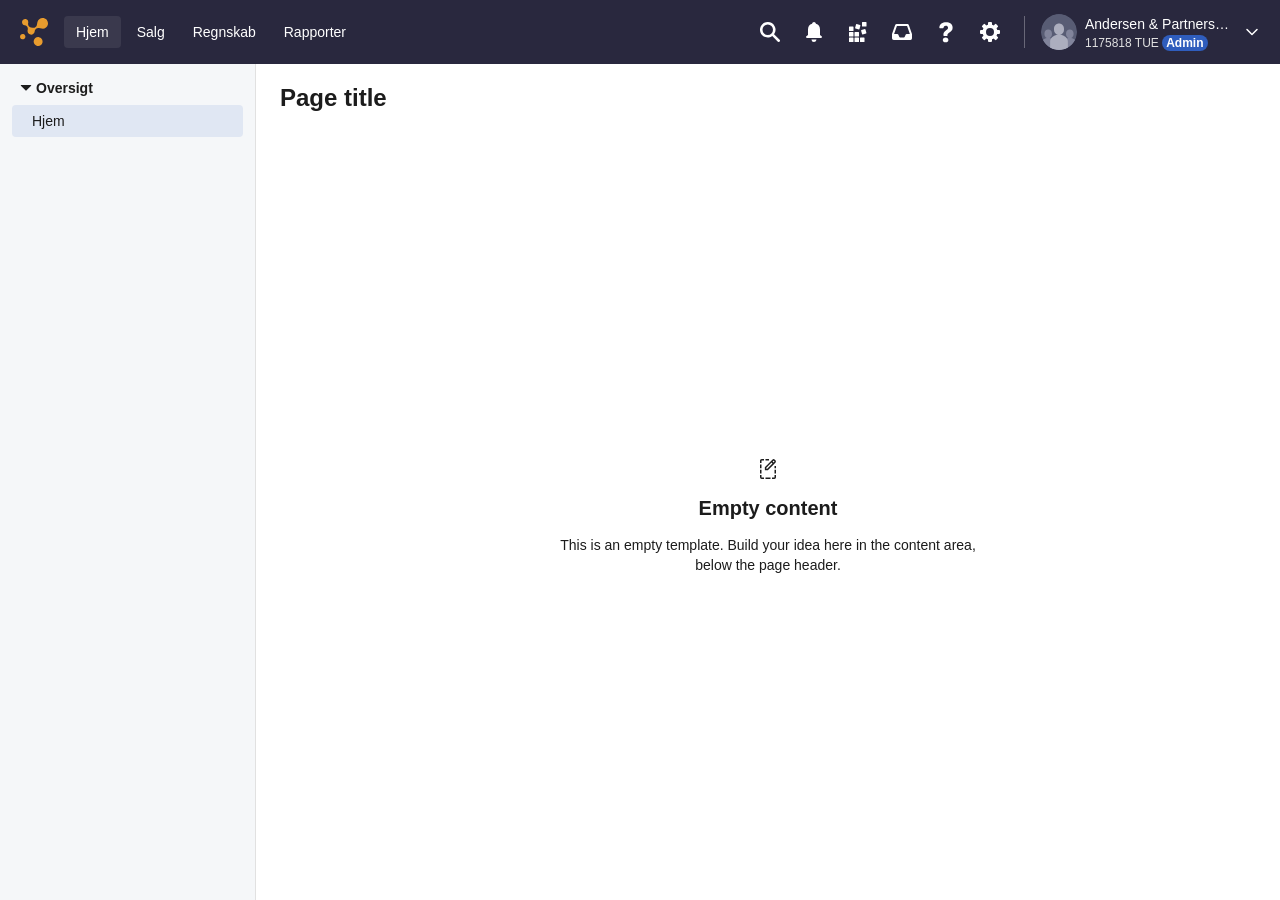
<file: test-3/index.html>
<!doctype html>
<html lang="da">
  <head>
    <meta charset="UTF-8" />
    <meta name="viewport" content="width=device-width, initial-scale=1.0" />
    <title>Prototype</title>
    <script type="module" crossorigin src="./assets/index-ak-rlBEd.js"></script>
    <link rel="stylesheet" crossorigin href="./assets/index-9smOGo66.css">
  </head>
  <body>
    <div id="root"></div>
  </body>
</html>
</file>
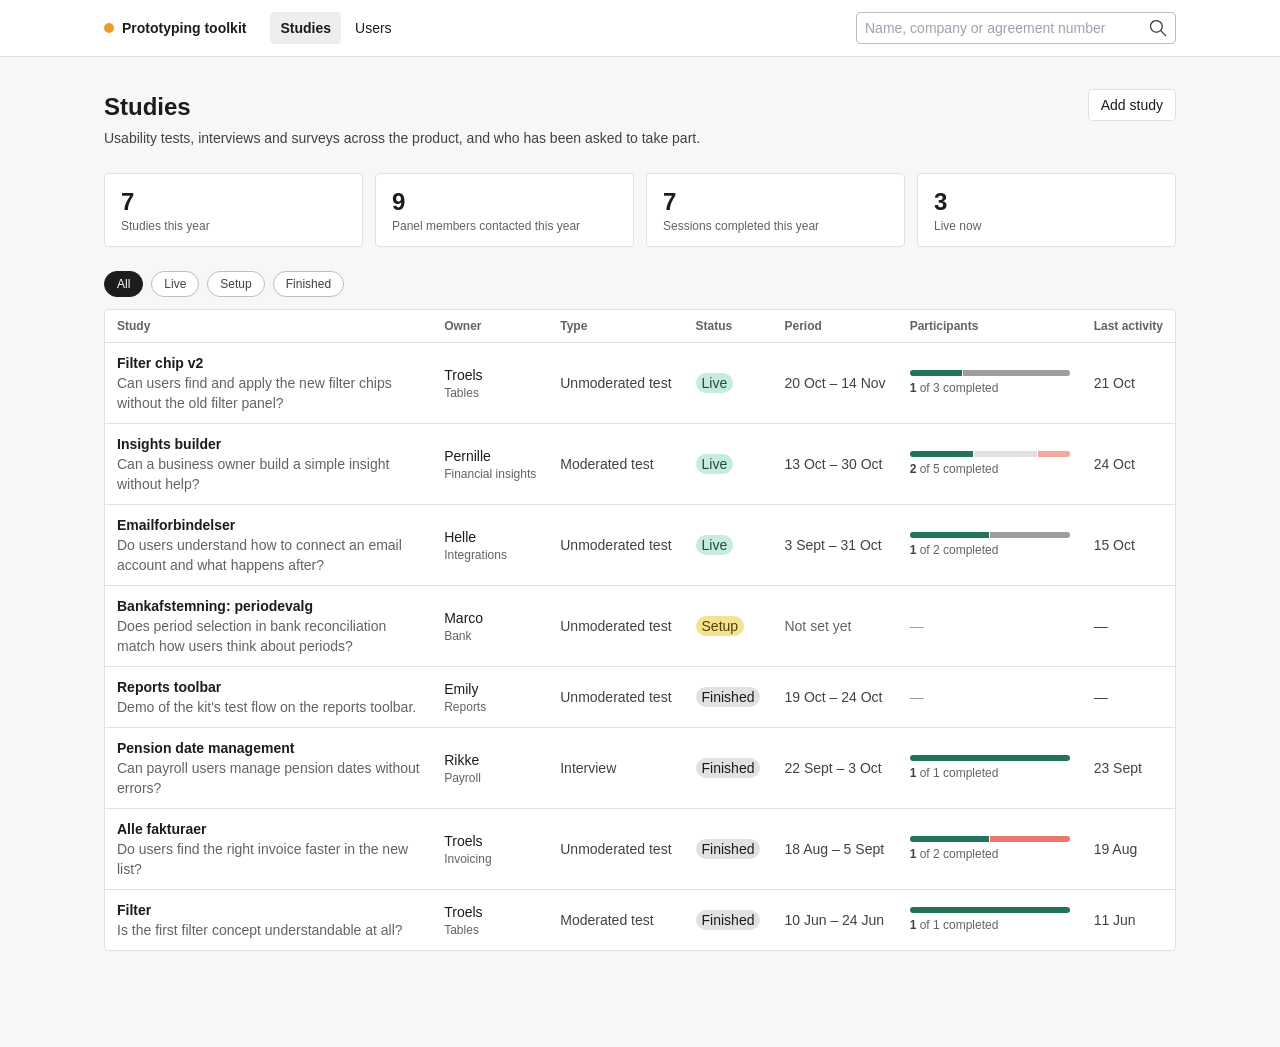
<file: test-overview/index.html>
<!doctype html>
<html lang="en">
  <head>
    <meta charset="UTF-8" />
    <meta name="viewport" content="width=device-width, initial-scale=1.0" />
    <meta name="robots" content="noindex" />
    <title>Test overview</title>
    <script type="module" crossorigin src="./assets/index-DIYTdc5B.js"></script>
    <link rel="stylesheet" crossorigin href="./assets/index-DXOLMbip.css">
  </head>
  <body>
    <div id="root"></div>
  </body>
</html>
</file>
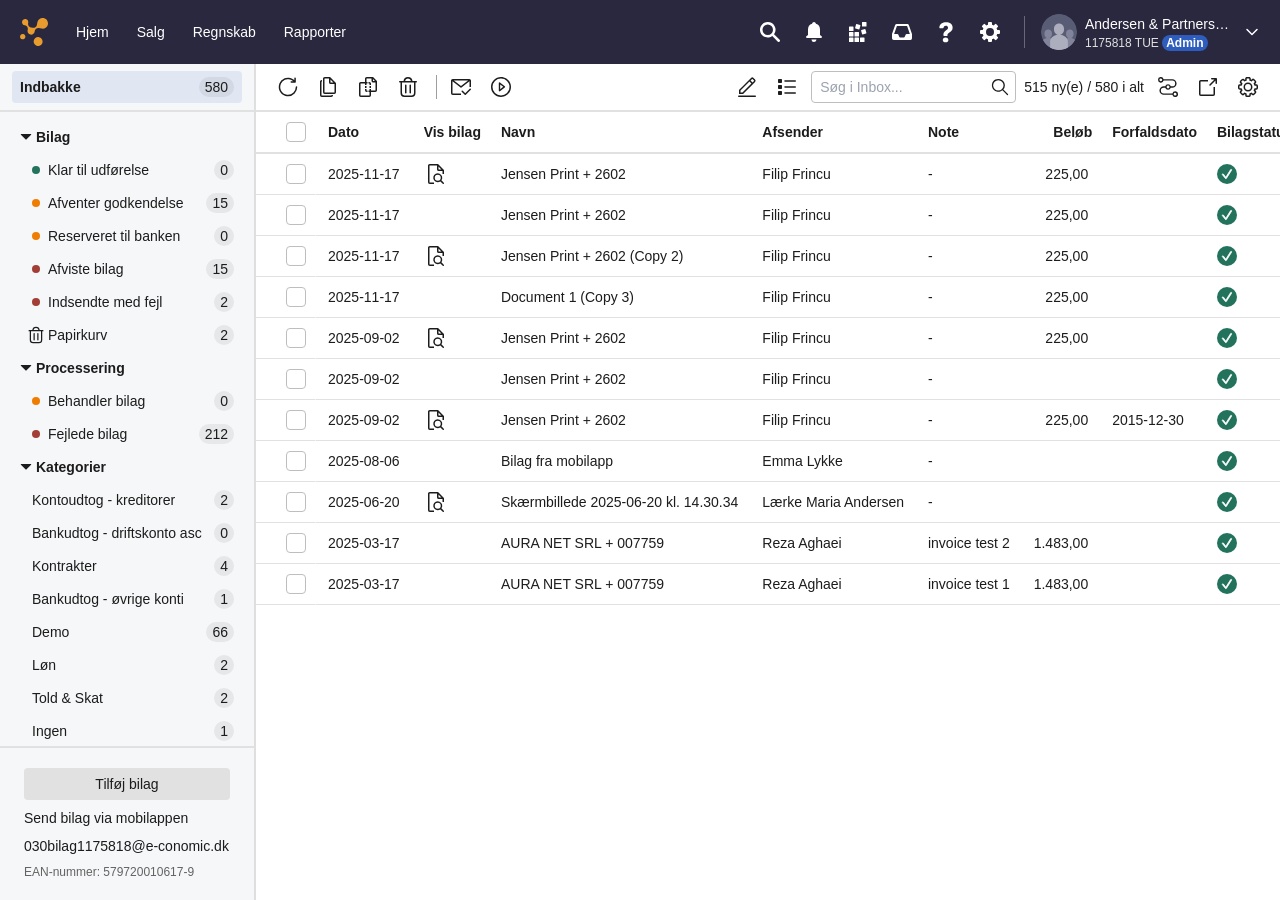
<file: inbox/the-inbox/index.html>
<!doctype html>
<html lang="da">
  <head>
    <meta charset="UTF-8" />
    <meta name="viewport" content="width=device-width, initial-scale=1.0" />
    <title>Prototype</title>
    <script type="module" crossorigin src="./assets/index-BQBZuTd3.js"></script>
    <link rel="stylesheet" crossorigin href="./assets/index-D5OtHG1Z.css">
  </head>
  <body>
    <div id="root"></div>
  </body>
</html>
</file>
<file: test-3/assets/index-9smOGo66.css>
:root{--taco-blue-50: #e8effc;--taco-blue-100: #d7e2f6;--taco-blue-200: #a6beec;--taco-blue-300: #7c9ee0;--taco-blue-500: #2f5dbd;--taco-blue-700: #1e3e81;--taco-blue-900: #1a2c51;--taco-gray-50: #eeeeee;--taco-gray-100: #e1e1e1;--taco-gray-200: #bebebe;--taco-gray-300: #9e9e9e;--taco-gray-500: #636363;--taco-gray-700: #424242;--taco-gray-900: #2e2e2e;--taco-red-50: #fceae7;--taco-red-100: #fed7d1;--taco-red-200: #f2a89e;--taco-red-300: #e8796c;--taco-red-500: #a23e35;--taco-red-700: #682e28;--taco-red-900: #3c2825;--taco-yellow-50: #fdefba;--taco-yellow-100: #f6e191;--taco-yellow-200: #ddbc28;--taco-yellow-300: #ba9c14;--taco-yellow-500: #756208;--taco-yellow-700: #4f4100;--taco-yellow-900: #362d07;--taco-green-50: #d9f7eb;--taco-green-100: #c5ecdd;--taco-green-200: #90cdb7;--taco-green-300: #79ab99;--taco-green-500: #23735c;--taco-green-700: #234b3e;--taco-green-900: #17342a;--taco-pink-50: #fbe9ee;--taco-pink-100: #fdd5e0;--taco-pink-200: #e3acbc;--taco-pink-300: #d2849c;--taco-pink-500: #9c3e60;--taco-pink-700: #642e41;--taco-pink-900: #42232d;--taco-purple-50: #efecff;--taco-purple-100: #e2dcff;--taco-purple-200: #c0b6e7;--taco-purple-300: #a193d4;--taco-purple-500: #6951a5;--taco-purple-700: #473279;--taco-purple-900: #30254f;--taco-neutral-white: #ffffff;--taco-neutral-black: #1c1c1c;--taco-brand-morning: #fff5e5;--taco-brand-noon: #f5f7f9;--taco-brand-sunset: #e89c2e;--taco-brand-midnight: #29283e;--taco-spacing-12: 48px;--taco-spacing-8: 32px;--taco-spacing-6: 24px;--taco-spacing-4: 16px;--taco-spacing-3: 12px;--taco-spacing-2: 8px;--taco-spacing-1: 4px;--taco-spacing-0: 0px;--taco-leading-sm: 1.4285;--taco-leading-md: 1.5;--taco-weight-bold: 700;--taco-weight-regular: 400;--taco-text-sm: .75rem;--taco-text-md: .875rem;--taco-text-lg: 1rem;--taco-heading-sm: 1.25rem;--taco-heading-md: 1.5rem;--taco-heading-lg: 1.75rem;--taco-radius-full: 99999px;--taco-radius-12: 12px;--taco-radius-8: 8px;--taco-radius-4: 4px;--taco-radius-2: 2px;--taco-radius-0: 0px;--taco-border-width-2: 2px;--taco-border-width-1: 1px;--taco-border-width-0: 0px}*,*:before,*:after{box-sizing:border-box}html{height:100vh;font-family:Helvetica,Arial,sans-serif;-moz-osx-font-smoothing:grayscale;-webkit-font-smoothing:antialiased}body{height:100vh;--tw-bg-opacity: 1;background-color:rgb(255 255 255 / var(--tw-bg-opacity, 1));font-size:.875rem;line-height:1.25rem;--tw-text-opacity: 1;color:rgb(28 28 28 / var(--tw-text-opacity, 1))}blockquote,dl,dd,hr,figure,p,pre,ol,ul,h1,h2,h3,h4,h5,h6{max-width:100ch}blockquote,dl,dd,hr,figure,p,pre,ol,ul{margin-bottom:2.5rem}ol ol,ul ul,ol ul,ul ol{margin-bottom:0}ul.list-disc,ul.list-decimal,ul.list-circle,ol.list-disc,ol.list-decimal,ol.list-circle{padding-left:1rem}dt{font-weight:700}blockquote{padding-left:2rem}hr{margin-top:1.25rem;margin-bottom:1.25rem;display:flex;height:1px;border-style:none;--tw-bg-opacity: 1;background-color:rgb(158 158 158 / var(--tw-bg-opacity, 1))}h1,h2,h3,h4,h5,h6{font-weight:400}h1{margin-bottom:1.25rem;font-size:1.75rem;line-height:1.5}h2{margin-bottom:.5rem;font-size:1.5rem;line-height:1.5}h3{margin-bottom:.5rem;font-size:1.25rem;line-height:1.4285}h4{margin-bottom:.25rem;font-size:1rem;line-height:1.5rem;font-weight:700}h5{margin-bottom:.25rem;font-size:.875rem;line-height:1.25rem;font-weight:700}h6{margin-bottom:.25rem;font-size:.75rem;line-height:1rem;font-weight:700}b,strong{font-weight:700}a{--tw-text-opacity: 1;color:rgb(47 93 189 / var(--tw-text-opacity, 1));text-decoration-line:none}a:hover,a:focus{--tw-text-opacity: 1;color:rgb(124 158 224 / var(--tw-text-opacity, 1))}a:active{--tw-text-opacity: 1;color:rgb(30 62 129 / var(--tw-text-opacity, 1))}button::-moz-focus-inner{border-style:none}input[type=search]::-webkit-search-decoration,input[type=search]::-webkit-search-cancel-button,input[type=search]::-webkit-search-results-button,input[type=search]::-webkit-search-results-decoration{display:block;cursor:pointer}input[type=search]::-webkit-search-cancel-button{-webkit-appearance:none}table.yt-table{display:flex;flex-direction:column}table.yt-table:focus{border-radius:2px;box-shadow:0 0 0 1px #fff,0 0 0 3px #2f5dbd;outline:none}table.yt-table thead.yt-table__head tr.yt-table__row{display:flex;height:auto;min-height:2.5rem;width:100%;-webkit-user-select:none;-moz-user-select:none;user-select:none;border-bottom-width:2px;border-top-width:0px;--tw-border-opacity: 1;border-color:rgb(225 225 225 / var(--tw-border-opacity, 1));font-weight:700}table.yt-table thead.yt-table__head tr.yt-table__row th.yt-table__cell{display:flex;flex:1 1 0%;justify-content:center;overflow:hidden;text-overflow:ellipsis;white-space:nowrap;padding:.5rem;text-align:center;vertical-align:middle;--tw-text-opacity: 1;color:rgb(66 66 66 / var(--tw-text-opacity, 1))}table.yt-table thead.yt-table__head tr.yt-table__row th.yt-table__cell:hover{--tw-text-opacity: 1;color:rgb(28 28 28 / var(--tw-text-opacity, 1))}table.yt-table tbody.yt-table__body tr.yt-table__row{display:flex;min-height:2.5rem;border-bottom-width:1px;--tw-border-opacity: 1;border-color:rgb(225 225 225 / var(--tw-border-opacity, 1))}table.yt-table tbody.yt-table__body tr.yt-table__row:hover{--tw-bg-opacity: 1;background-color:rgb(225 225 225 / var(--tw-bg-opacity, 1))}table.yt-table tbody.yt-table__body tr.yt-table__row td.yt-table__cell{flex:1 1 0%;overflow:hidden;text-overflow:ellipsis;white-space:nowrap;padding:.5rem;text-align:center;vertical-align:middle}[aria-hidden]>[data-taco=hanger]{visibility:hidden}@media print{[aria-hidden=true]{display:none!important}}.wcag-transparent{background-color:color-mix(in oklab,#1c1c1c 7%,transparent);--tw-text-opacity: 1;color:rgb(28 28 28 / var(--tw-text-opacity, 1))}@keyframes fade-in{0%{opacity:0}to{opacity:1}}[data-taco=badge]>[data-taco=spinner]{margin-left:.5rem;height:.75rem;width:.75rem}[data-taco=badge]>[data-taco=spinner] svg circle{stroke-width:15px}[data-taco=badge]>*{max-height:100%;padding:0}[data-taco=button]>[data-taco=icon]{pointer-events:none;margin-left:-.5rem;margin-top:-.5rem;margin-bottom:-.5rem;display:inline;padding:1px}[data-taco=button]>*+[data-taco=icon]{margin-right:-.5rem;margin-left:0}[data-taco=calendar] .rdp-root{-webkit-user-select:none;-moz-user-select:none;user-select:none}[data-taco=calendar] .rdp-head{height:1.5rem}[data-taco=calendar] .rdp-month_caption{display:inline-flex}[data-taco=calendar] .rdp-dropdowns>:not([hidden])~:not([hidden]){--tw-space-x-reverse: 0;margin-right:calc(.25rem * var(--tw-space-x-reverse));margin-left:calc(.25rem * calc(1 - var(--tw-space-x-reverse)))}[data-taco=calendar] .rdp-nav{float:right;display:inline-flex}[data-taco=calendar] .rdp-month_grid{margin-top:1rem}[data-taco=calendar] .rdp-head_cell{flex-grow:1;text-align:center;font-weight:500;text-transform:uppercase;--tw-text-opacity: 1;color:rgb(66 66 66 / var(--tw-text-opacity, 1))}[data-taco=calendar] .rdp-today{font-weight:700;--tw-text-opacity: 1;color:rgb(47 93 189 / var(--tw-text-opacity, 1))}[data-taco=calendar] .rdp-day_button{display:flex;height:2.5rem;width:2.5rem;cursor:pointer;align-items:center;justify-content:center;border-radius:99999px}[data-taco=calendar] .rdp-day_button:hover{background:#e1e1e1;color:#1c1c1c}[data-taco=calendar] .rdp-day_button:focus{box-shadow:0 0 0 1px #fff,0 0 0 3px #2f5dbd;outline:none}[data-taco=calendar] .rdp-selected .rdp-day_button{background:#e1e1e1;color:#1c1c1c}[data-taco=calendar] .rdp-footer{display:flex;justify-content:center}[data-taco=calendar] .DayPicker-Day--outside{cursor:default;--tw-text-opacity: 1;color:rgb(158 158 158 / var(--tw-text-opacity, 1))}[data-taco=calendar] .rdp-disabled{pointer-events:none;cursor:default;--tw-text-opacity: 1;color:rgb(158 158 158 / var(--tw-text-opacity, 1))}[data-taco=calendar] .icon:hover,[data-taco=calendar]:not(.DayPicker--interactionDisabled),.DayPicker-Day:not(.DayPicker-Day--disabled):not(.DayPicker-Day--selected):not(.DayPicker-Day--outside):hover,[data-taco=calendar] .DayPicker-Day--highlighted,[data-taco=calendar] .DayPicker-Day--selected{background:#e1e1e1;color:#1c1c1c}[data-taco=calendar] .calendar-caption{font-weight:600}[data-taco=calendar] [data-taco=calendar-today-button]:focus-visible{box-shadow:0 0 0 1px #fff,0 0 0 3px #2f5dbd!important;outline:none!important}[data-taco=card] [data-taco=report],[data-taco=card] [data-taco=table2]{border-width:0px!important}[data-taco=scrollable-list].yt-list--multiselect li:first-child{border-bottom-width:2px;--tw-border-opacity: 1;border-color:rgb(225 225 225 / var(--tw-border-opacity, 1));padding-left:1rem}[data-taco=scrollable-list] li>[data-taco=icon]{margin-right:.5rem}[data-taco=scrollable-list]:not([readonly]) li:not([disabled]):hover{background:#e1e1e1;color:#1c1c1c}[data-taco=scrollable-list]:not([readonly]) li:not([disabled]):hover [data-taco=icon]{background:#e1e1e1;color:#1c1c1c}[data-taco=scrollable-list] li:focus,[data-taco=scrollable-list]:not(.yt-list--multiselect) li[aria-selected=true],[data-taco=scrollable-list] li[data-focused=true]{background:#2f5dbd;color:#fff}[data-taco=scrollable-list] li:focus [data-taco=icon],[data-taco=scrollable-list]:not(.yt-list--multiselect) li[aria-selected=true] [data-taco=icon],[data-taco=scrollable-list] li[data-focused=true] [data-taco=icon]{background:#2f5dbd;color:#fff}[data-taco=scrollable-list][readonly] li{cursor:not-allowed}[data-taco=scrollable-list] li[disabled],[data-taco=scrollable-list][disabled] li[aria-selected=true]{cursor:not-allowed;color:rgb(28 28 28 / var(--tw-text-opacity, 1));--tw-text-opacity: .25}[data-taco=scrollable-list] li.yt-list__empty,[data-taco=scrollable-list] li.yt-list__empty:hover,[data-taco=scrollable-list] li.yt-list__empty:focus{display:flex;width:100%;align-items:center;overflow:hidden;--tw-bg-opacity: 1;background-color:rgb(255 255 255 / var(--tw-bg-opacity, 1));padding-left:.75rem;padding-right:.75rem;font-style:italic;--tw-text-opacity: 1;color:rgb(66 66 66 / var(--tw-text-opacity, 1))}[data-taco=scrollable-list] li.yt-list__empty [data-taco=spinner]{margin-right:.5rem;margin-top:.5rem;height:1.25rem;width:1.25rem;opacity:.75}[data-taco=spinner] svg circle{display:flex;fill:transparent;stroke-width:10px;animation:spinnerAnimation 1.5s cubic-bezier(.46,.03,.52,.96) infinite both;transform-origin:50% 50%;stroke-linecap:round;stroke-dasharray:282.743343;stroke-dashoffset:67.85840232;stroke:#2f5dbd}@keyframes spinnerAnimation{0%{stroke-dashoffset:237.50440812;transform:rotate(0)}50%{stroke-dashoffset:67.85840232;transform:rotate(45deg)}to{stroke-dashoffset:237.50440812;transform:rotate(1turn)}}@keyframes spinnerRotation{0%{transform:rotate(0)}to{transform:rotate(1turn)}}.yt-gray-solid [data-taco=spinner] svg circle{stroke:#424242}.yt-blue-solid [data-taco=spinner] svg circle,.yt-green-solid [data-taco=spinner] svg circle,.yt-red-solid [data-taco=spinner] svg circle{stroke:#fff}.yt-blue-inverted svg circle{stroke:#2f5dbd}[class*=wcag-] svg circle,[class*=text-] svg circle{stroke:currentColor}[data-taco=combobox]>[aria-expanded=true]+[role=dialog]>ul,[data-taco=combobox]>[aria-expanded=true]+[role=dialog]>ul:hover{--tw-border-opacity: 1;border-color:rgb(47 93 189 / var(--tw-border-opacity, 1))}.yt-dialog__drag:before,.yt-dialog__drag:after{position:absolute;border-radius:4px;--tw-bg-opacity: 1;background-color:rgb(158 158 158 / var(--tw-bg-opacity, 1));content:"";left:.25rem;height:2px;width:calc(100% - .5rem)}.yt-dialog__drag:before{top:3px}.yt-dialog__drag:after{bottom:3px}[data-base-ui-portal][aria-hidden] [data-taco=backdrop],[data-taco=backdrop][aria-hidden=true] [role=tablist] [role=tab].visible{visibility:hidden}[data-taco=label] [data-taco=label]{min-height:0}.yt-form.yt-form--horizontal{gap:1rem}.yt-form.yt-form--horizontal>*{display:inline-flex}.yt-form.yt-form--horizontal>[data-taco=button]{margin-top:1.5rem}[data-taco=hanger] a{--tw-text-opacity: 1;color:rgb(238 238 238 / var(--tw-text-opacity, 1));text-decoration-line:underline}[data-taco=hanger] a:hover{--tw-text-opacity: 1;color:rgb(225 225 225 / var(--tw-text-opacity, 1))}[data-taco=hanger]>*:last-child{margin-bottom:0}[data-taco=list]{display:flex;flex-direction:column;row-gap:.5rem}[data-taco=list-item]{display:flex;width:100%;align-items:center;-moz-column-gap:.75rem;column-gap:.75rem;border-radius:8px;border-width:1px;--tw-border-opacity: 1;border-color:rgb(225 225 225 / var(--tw-border-opacity, 1));--tw-bg-opacity: 1;background-color:rgb(255 255 255 / var(--tw-bg-opacity, 1));padding:.75rem;text-align:left}[data-taco=list-item]:focus-visible{z-index:10;box-shadow:0 0 0 1px #fff,0 0 0 3px #2f5dbd;outline:none}[data-taco=list-item]:not([aria-disabled]):hover{cursor:pointer;--tw-bg-opacity: 1;background-color:rgb(238 238 238 / var(--tw-bg-opacity, 1))}[data-taco=list-item][aria-disabled]{pointer-events:none;opacity:.5}[data-taco=list-item-collapsible]:has([data-taco=list-item]:focus-visible){z-index:10}[data-taco=list-item-collapsible]>[data-taco=list-item][aria-expanded=true]:not(:focus-visible){border-bottom-right-radius:0;border-bottom-left-radius:0;border-bottom-color:transparent}[data-taco=list-item-collapsible]>div{border-bottom-right-radius:8px;border-bottom-left-radius:8px;border-width:1px;border-top-width:0px;--tw-border-opacity: 1;border-color:rgb(225 225 225 / var(--tw-border-opacity, 1));--tw-bg-opacity: 1;background-color:rgb(255 255 255 / var(--tw-bg-opacity, 1));padding:.75rem}[data-taco=list-item-collapsible]:has(>[data-taco=list-item][aria-expanded=true]:focus-visible)>[data-taco=list-item]{position:relative;z-index:1}[data-taco=list-item-collapsible]:has(>[data-taco=list-item][aria-expanded=true]:focus-visible)>div{position:relative;z-index:0}[data-taco=list-group]{display:flex;flex-direction:column}[data-taco=list-group]>[data-taco=list-item]:not(:first-child):not(:focus-visible),[data-taco=list-group]>[data-taco=list-item-collapsible]:not(:first-child) [data-taco=list-item]:not(:focus-visible){border-top-left-radius:0!important;border-top-right-radius:0!important;border-top-color:transparent}[data-taco=list-group]>[data-taco=list-item]:not(:last-child):not(:focus-visible),[data-taco=list-group]>[data-taco=list-item-collapsible]:not(:last-child) [data-taco=list-item]:not(:focus-visible){border-bottom-right-radius:0!important;border-bottom-left-radius:0!important}[data-taco=list-group]>[data-taco=list-item-collapsible]:not(:last-child)>div{border-bottom-right-radius:0;border-bottom-left-radius:0}.yt-navigation__item a,.yt-navigation__item .yt-navigation__item__postfix{--tw-text-opacity: 1;color:rgb(28 28 28 / var(--tw-text-opacity, 1))}.yt-navigation__item .yt-navigation__item__prefix [data-taco=icon]{font-size:.75rem;line-height:1rem;margin:-.25rem .15rem -.25rem -.375rem}.yt-navigation__item:hover,.yt-navigation__item:hover a,.yt-navigation__item:hover .yt-navigation__item__postfix,.yt-navigation__item--active,.yt-navigation__item--active a,.yt-navigation__item--active .yt-navigation__item__postfix{--tw-text-opacity: 1;color:rgb(47 93 189 / var(--tw-text-opacity, 1))}.yt-navigation__item--dropping,.yt-navigation__item--dropping a,.yt-navigation__item--dropping .yt-navigation__item__postfix{--tw-text-opacity: 1;color:rgb(255 255 255 / var(--tw-text-opacity, 1))}.yt-navigation__item:hover .yt-navigation__item__postfix [data-taco=badge]:not(.h-2),.yt-navigation__item--active .yt-navigation__item__postfix [data-taco=badge]:not(.h-2){background:transparent;border:1px solid #2f5dbd;color:#2f5dbd}.yt-navigation__item:hover .yt-navigation__item__postfix [data-taco=badge]:not(.h-2) svg circle,.yt-navigation__item--active .yt-navigation__item__postfix [data-taco=badge]:not(.h-2) svg circle{stroke:#2f5dbd}.yt-navigation__item--dropping>*{pointer-events:none}.yt-navigation__item--dropping .yt-navigation__item__postfix [data-taco=badge]{--tw-border-opacity: 1;border-color:rgb(255 255 255 / var(--tw-border-opacity, 1));--tw-text-opacity: 1;color:rgb(255 255 255 / var(--tw-text-opacity, 1))}.yt-toast:hover [data-taco=progress-bar]{animation-play-state:paused}@keyframes progress{0%{width:100%}to{width:0%}}@keyframes progress-indeterminate{0%{margin-left:0;margin-right:100%}50%{margin-left:25%;margin-right:0%}to{margin-left:100%;margin-right:0}}[data-taco=toast]>div [data-taco=button]{margin-top:-1px;padding-top:0;padding-bottom:0;padding-left:.5rem;padding-right:.5rem}[data-taco=radio-group]>label{display:flex;cursor:pointer;align-items:center;gap:.5rem}[data-taco=radio-group]>label[data-disabled]{--tw-text-opacity: 1;color:rgb(158 158 158 / var(--tw-text-opacity, 1))}[data-taco=radio-group]>label[data-readonly]{cursor:default}[data-taco=radio-group]>label[data-disabled]:not([data-readonly]){cursor:not-allowed}[data-taco=radio-group]>label:before{content:"";margin-top:.2rem;display:flex;height:1rem;width:1rem;flex-shrink:0;align-items:center;justify-content:center;align-self:flex-start;border-radius:99999px;border-width:2px;--tw-border-opacity: 1;border-color:rgb(190 190 190 / var(--tw-border-opacity, 1));--tw-bg-opacity: 1;background-color:rgb(255 255 255 / var(--tw-bg-opacity, 1))}[data-taco=radio-group]>label[data-focus-visible=true]:before{--tw-ring-offset-shadow: var(--tw-ring-inset) 0 0 0 var(--tw-ring-offset-width) var(--tw-ring-offset-color);--tw-ring-shadow: var(--tw-ring-inset) 0 0 0 calc(2px + var(--tw-ring-offset-width)) var(--tw-ring-color);box-shadow:var(--tw-ring-offset-shadow),var(--tw-ring-shadow),var(--tw-shadow, 0 0 #0000);--tw-ring-opacity: 1;--tw-ring-color: rgb(47 93 189 / var(--tw-ring-opacity, 1));--tw-ring-offset-width: 2px}[data-taco=radio-group]>label:not([data-disabled]):not([data-readonly]):not([data-invalid]):not([data-selected]):hover:before{--tw-border-opacity: 1;border-color:rgb(158 158 158 / var(--tw-border-opacity, 1))}[data-taco=radio-group]>label:not([data-disabled]):not([data-readonly]):hover:before{border-width:4px}[data-taco=radio-group]>label[data-disabled]:before{opacity:.5}[data-taco=radio-group]>label[data-selected]:before{border-width:4px;--tw-border-opacity: 1;border-color:rgb(47 93 189 / var(--tw-border-opacity, 1))}[data-taco=radio-group]>label[data-selected]:not([data-readonly]):not([data-invalid]):not([data-disabled]):hover:before{--tw-border-opacity: 1;border-color:rgb(30 62 129 / var(--tw-border-opacity, 1))}[data-taco=radio-group]>label[data-invalid]:before{--tw-border-opacity: 1;border-color:rgb(162 62 53 / var(--tw-border-opacity, 1))}[data-taco=radio-group]>label[data-invalid]:not([data-readonly]):not([data-disabled]):hover:before{--tw-border-opacity: 1;border-color:rgb(104 46 40 / var(--tw-border-opacity, 1))}table[data-taco^=table]{border-collapse:separate;--tw-border-spacing-x: 0px;--tw-border-spacing-y: 0px;border-spacing:var(--tw-border-spacing-x) var(--tw-border-spacing-y);position:relative;isolation:isolate;height:100%;width:100%;flex-grow:1;overflow:auto;border-radius:4px;border-width:1px;--tw-border-opacity: 1;border-color:rgb(225 225 225 / var(--tw-border-opacity, 1));--tw-bg-opacity: 1;background-color:rgb(255 255 255 / var(--tw-bg-opacity, 1));outline:2px solid transparent;outline-offset:2px;display:grid}@media print{table[data-taco^=table]{float:left;height:-moz-max-content;height:max-content;width:100%;overflow:visible;border-width:0px}}table[data-taco^=table]{overflow-anchor:none}table[data-taco^=table] thead{position:sticky;top:0;isolation:isolate;z-index:20}@media print{table[data-taco^=table] thead{position:static}}table[data-taco^=table] thead{grid-column:1 / -1;display:grid;grid-auto-rows:min-content;grid-template-columns:subgrid}table[data-taco^=table] thead:hover th:not(:last-child):after{position:absolute;bottom:.5rem;right:0;top:.5rem;width:1px;--tw-bg-opacity: 1;background-color:rgb(225 225 225 / var(--tw-bg-opacity, 1));--tw-content: "";content:var(--tw-content)}table[data-taco^=table] thead tr:first-child{border-top-left-radius:4px;border-top-right-radius:4px}table[data-taco^=table] thead tr:first-child th:first-child{border-top-left-radius:4px}table[data-taco^=table] thead tr:first-child th:last-child{border-top-right-radius:4px}table[data-taco^=table] thead tr:last-child{border-bottom-width:2px;--tw-border-opacity: 1;border-color:rgb(225 225 225 / var(--tw-border-opacity, 1))}@media print{table[data-taco^=table] thead tr:not(:last-child) th{border-bottom-width:1px;--tw-border-opacity: 1;border-color:rgb(225 225 225 / var(--tw-border-opacity, 1))}}table[data-taco^=table] thead tr:not(:last-child) th:before{position:absolute;bottom:0;left:.5rem;right:.5rem;height:2px;--tw-bg-opacity: 1;background-color:rgb(238 238 238 / var(--tw-bg-opacity, 1));--tw-content: "";content:var(--tw-content)}table[data-taco^=table] tfoot{position:sticky;bottom:0;isolation:isolate;z-index:20}@media print{table[data-taco^=table] tfoot{position:static}}table[data-taco^=table] tfoot{grid-column:1 / -1;display:grid;grid-template-columns:subgrid}table[data-taco^=table] tfoot td{align-items:center}table[data-taco^=table] tbody{isolation:isolate;z-index:10;grid-column:1 / -1;display:grid;grid-auto-rows:min-content;grid-template-columns:subgrid}@media print{table[data-taco^=table] tbody{display:contents!important;height:auto!important}}table[data-taco^=table]:has([data-taco=empty-state]){overflow-x:hidden}table[data-taco^=table] tr{position:relative;--tw-bg-opacity: 1;background-color:rgb(255 255 255 / var(--tw-bg-opacity, 1));outline:2px solid transparent;outline-offset:2px;grid-column:1 / -1;display:grid;grid-auto-rows:min-content;grid-template-columns:subgrid}table[data-taco^=table] tr:last-child th:before{left:0;right:0}table[data-taco^=table] tr[data-row-group]{position:sticky;top:calc((var(--table-header-group-depth) - 1) * 40px + 42px);z-index:30;--tw-bg-opacity: 1;background-color:rgb(238 238 238 / var(--tw-bg-opacity, 1))}table[data-taco^=table] tr[data-row-group]:first-child td{margin-top:-1px}table[data-taco^=table] tr[data-row-group] td{border-bottom-width:2px;border-top-width:0px;font-weight:700}table[data-taco^=table] tr:first-child td{border-top-width:0px!important}table[data-taco^=table] tr[aria-grabbed=true] td{background:#2f5dbd!important;color:#fff!important}table[data-taco^=table] tr[data-row-dragged-over=true] td{--tw-bg-opacity: 1 !important;background-color:rgb(238 238 238 / var(--tw-bg-opacity, 1))!important}table[data-taco^=table] tr:hover>td[data-cell-id=__actions]{position:sticky}table[data-taco^=table] th{position:relative;display:flex;height:2.5rem;align-items:center;justify-content:flex-start;padding-left:var(--table-cell-padding-x);padding-right:var(--table-cell-padding-x);--tw-border-opacity: 1;border-color:rgb(225 225 225 / var(--tw-border-opacity, 1));--tw-bg-opacity: 1;background-color:rgb(255 255 255 / var(--tw-bg-opacity, 1));font-weight:700}table[data-taco^=table] th:not([data-cell-placeholder=true]):hover{--tw-bg-opacity: 1;background-color:rgb(238 238 238 / var(--tw-bg-opacity, 1))}table[data-taco^=table] th[aria-sort]:hover{cursor:pointer}table[data-taco^=table] td{display:flex;justify-content:flex-start;padding-left:var(--table-cell-padding-x);padding-right:var(--table-cell-padding-x);padding-top:var(--table-cell-padding-y);border-bottom-width:1px;--tw-border-opacity: 1;border-color:rgb(225 225 225 / var(--tw-border-opacity, 1));--tw-bg-opacity: 1;background-color:rgb(255 255 255 / var(--tw-bg-opacity, 1));outline:2px solid transparent;outline-offset:2px;-webkit-hyphens:auto;hyphens:auto;white-space:pre-line;word-break:break-word}table[data-taco^=table] td:not(:has(>*)){padding-bottom:var(--table-cell-padding-y)}table[data-taco^=table] tr[data-row-parent-id] td{padding-bottom:var(--table-cell-padding-y)}table[data-taco^=table][data-table-row-height=short] tr[data-row-id] td{min-height:33px}table[data-taco^=table][data-table-row-height=medium] tr[data-row-id] td,table[data-taco^=table][data-table-row-height] tfoot td{min-height:41px}table[data-taco^=table][data-table-row-height=tall] tr[data-row-id] td{min-height:49px}table[data-taco^=table][data-table-row-height=extra-tall] tr[data-row-id] td{min-height:61px}table[data-taco^=table] [data-cell-align=left]{justify-content:flex-start;text-align:left}table[data-taco^=table] [data-cell-align=center]{justify-content:center;text-align:center}table[data-taco^=table] [data-cell-align=right]{justify-content:flex-end;text-align:right}table[data-taco^=table] [data-cell-pinned]{position:sticky}table[data-taco^=table] th[data-cell-pinned]{z-index:30}table[data-taco^=table] td[data-cell-pinned]{z-index:20}table[data-taco^=table] td:not([data-cell-truncate=true]){-webkit-hyphens:auto;hyphens:auto;white-space:pre-line;word-break:break-word}table[data-taco^=table] tfoot tr{border-top-width:2px;--tw-border-opacity: 1;border-color:rgb(225 225 225 / var(--tw-border-opacity, 1))}table[data-taco^=table] tfoot tr:not([data-row-index]) td{border-width:0px;padding-top:0!important;padding-bottom:0!important;font-weight:700}table[data-taco^=table] tfoot tr:not([data-row-index]) td:first-child{z-index:30}table[data-taco^=table][data-table-resizing=true]{-webkit-user-select:none;-moz-user-select:none;user-select:none}table[data-taco^=table][data-table-resizing=true] th,table[data-taco^=table][data-table-resizing=true] td,table[data-taco^=table][data-table-resizing=true] tbody tr{pointer-events:none}table[data-taco^=table] tr[data-row-id] td[data-cell-align=right] [data-taco=input],table[data-taco^=table] td[data-cell-align=right] [data-taco=textarea]{text-align:right}table[data-taco^=table] tr[data-row-id] td [data-taco=textarea]{resize:none;overflow-y:hidden}table[data-taco^=table] tr[data-row-id] td [data-taco=textarea]:focus{resize:vertical}table[data-taco^=table] tr[data-row-id] td[data-cell-truncate=true] [data-taco=textarea]:focus{position:absolute;overflow-y:auto}table[data-taco^=table] tr[data-row-id] td label{height:-moz-fit-content;height:fit-content;min-height:-moz-fit-content!important;min-height:fit-content!important;width:100%;padding-bottom:0!important}table[data-taco^=table] tr[data-row-id] td label [data-taco=label-message]{margin-left:-.5rem!important;margin-bottom:.25rem!important;margin-top:.375rem!important}table[data-taco^=table] tr[data-row-id] td label [data-taco=switch]+[data-taco=label-message]{margin-left:0!important}table[data-taco^=table][data-table-font-size] tr[data-row-id] td [role=checkbox] [data-taco=icon]{margin-top:0!important;margin-bottom:0!important}table[data-taco^=table][data-table-font-size=small] tr[data-row-id]{font-size:.75rem;line-height:1rem}table[data-taco^=table][data-table-font-size=medium] tr[data-row-id]{font-size:.875rem;line-height:1.25rem}table[data-taco^=table][data-table-font-size=large] tr[data-row-id]{font-size:1rem;line-height:1.5rem}table[data-taco^=table][data-table-font-size=small] tr[data-row-id] td [data-taco=button],table[data-taco^=table][data-table-font-size=small] tr[data-row-id] td [data-taco=icon-button]{margin-top:-.5rem!important;margin-bottom:-.5rem!important}table[data-taco^=table][data-table-font-size=small] tr[data-row-id] td [data-taco=spinner]{height:1rem!important;width:1rem!important}table[data-taco^=table][data-table-font-size=small] tr[data-row-id] td [data-taco=icon],table[data-taco^=table][data-table-font-size=small] tr[data-row-id] td [data-taco=spinner]{margin-top:-3px!important;margin-bottom:-3px!important}table[data-taco^=table][data-table-font-size=small] tr[data-row-id] td [data-taco=badge],table[data-taco^=table][data-table-font-size=small] tr[data-row-id] td [data-taco=badge-icon],table[data-taco^=table][data-table-font-size=small] tr[data-row-id] td [data-taco=icon],table[data-taco^=table][data-table-font-size=small] tr[data-row-id] td [data-taco=spinner]{margin-top:-.125rem!important;margin-bottom:-.125rem!important;font-size:.75rem!important;line-height:1rem!important}table[data-taco^=table][data-table-font-size=small] tr[data-row-id] td [data-taco=tag]{margin-top:-.125rem!important;margin-bottom:-.125rem!important;height:1.25rem}table[data-taco^=table][data-table-font-size=small] tr[data-row-id] td [data-taco=select2-container],table[data-taco^=table][data-table-font-size=small] tr[data-row-id] td [data-taco=Select2],table[data-taco^=table][data-table-font-size=small] tr[data-row-id] td [data-taco=textarea]{margin:-4px -7px!important;min-height:1.5rem!important;width:calc(100% + 14px)!important;font-size:.75rem;line-height:1rem}table[data-taco^=table][data-table-font-size=small] tr[data-row-id] td [data-taco=select2-container]:focus,table[data-taco^=table][data-table-font-size=small] tr[data-row-id] td [data-taco=Select2]:focus,table[data-taco^=table][data-table-font-size=small] tr[data-row-id] td [data-taco=textarea]:focus{z-index:10}table[data-taco^=table][data-table-font-size=small] tr[data-row-id] td [data-taco=input-container]:has([data-taco=input]){margin-left:-7px!important;margin-right:-7px!important;width:auto!important}table[data-taco^=table][data-table-font-size=small] tr[data-row-id] td [data-taco=input-container]:has([data-taco=input]) [data-taco=input]{margin-top:-4px!important;margin-bottom:-4px!important;min-height:1.5rem!important;width:calc(100% + 14px)!important;padding-left:6px!important;font-size:.75rem;line-height:1rem}table[data-taco^=table][data-table-font-size=small] tr[data-row-id] td [data-taco=input-container]:has([data-taco=input]) [data-taco=input]:focus{z-index:10}table[data-taco^=table][data-table-font-size=small] tr[data-row-id] td [data-taco=Select2],table[data-taco^=table][data-table-font-size=small] tr[data-row-id] td [data-taco=textarea]{padding-left:.375rem!important;padding-right:.375rem!important}table[data-taco^=table][data-table-font-size=small] tr[data-row-id] td [data-taco=select2-container] [data-taco=Select2]{margin:auto!important;width:100%!important}table[data-taco^=table][data-table-font-size=small] tr[data-row-id] td [data-taco=Select2] [data-taco=tag],table[data-taco^=table][data-table-font-size=small] tr[data-row-id] td [data-taco=Select2] [data-taco=scrollarea]{margin-top:0!important;margin-bottom:0!important}table[data-taco^=table][data-table-font-size=small] tr[data-row-id] td [data-taco=textarea]{margin-top:-4px!important;margin-bottom:1px!important;padding-top:3px!important;line-height:1rem!important}table[data-taco^=table][data-table-font-size=small] tr[data-row-id] td[data-cell-truncate=true] [data-taco=textarea]{padding-top:3px!important;padding-bottom:3px!important}table[data-taco^=table][data-table-row-height=short][data-table-font-size=small] tr[data-row-id] td[data-cell-truncate=true] [data-taco=textarea]{margin-bottom:-1px!important}table[data-taco^=table][data-table-row-height=medium][data-table-font-size=small] tr[data-row-id] td:not([data-cell-truncate=true]) [data-taco=textarea]{margin-bottom:5px!important}table[data-taco^=table][data-table-row-height=medium][data-table-font-size=small] tr[data-row-id] td[data-cell-truncate=true] [data-taco=textarea]{margin-bottom:3px!important;height:1rem!important}table[data-taco^=table][data-table-row-height=tall][data-table-font-size=small] tr[data-row-id] td:not([data-cell-truncate=true]) [data-taco=textarea]{margin-bottom:9px!important}table[data-taco^=table][data-table-row-height=tall][data-table-font-size=small] tr[data-row-id] td[data-cell-truncate=true] [data-taco=textarea]{margin-bottom:7px!important;height:1rem!important}table[data-taco^=table][data-table-row-height=extra-tall][data-table-font-size=small] tr[data-row-id] td:not([data-cell-truncate=true]) [data-taco=textarea]{margin-bottom:15px!important}table[data-taco^=table][data-table-row-height=extra-tall][data-table-font-size=small] tr[data-row-id] td[data-cell-truncate=true] [data-taco=textarea]{margin-bottom:13px!important}table[data-taco^=table][data-table-font-size=small] tr[data-row-id] td [data-taco=input-container] [data-affix-type=postfix] button{z-index:10;height:1.5rem!important;min-height:1.5rem!important;width:1.5rem!important;min-width:1.5rem!important}table[data-taco^=table][data-table-font-size=small] tr[data-row-id] td [data-taco=input-container] [data-affix-type=postfix]:not([data-taco=icon-button]),table[data-taco^=table][data-table-font-size=small] tr[data-row-id] td [data-taco=input-container] [data-affix-type=prefix]:not([data-taco=icon-button]){z-index:10}table[data-taco^=table][data-table-font-size=small] tr[data-row-id] td [data-taco=input-container] [data-affix-type=postfix]:not([data-taco=icon-button])[data-taco=icon],table[data-taco^=table][data-table-font-size=small] tr[data-row-id] td [data-taco=input-container] [data-affix-type=prefix]:not([data-taco=icon-button])[data-taco=icon]{height:1rem!important;width:1rem!important}table[data-taco^=table][data-table-font-size=small] tr[data-row-id] td [role=combobox]{display:flex!important}table[data-taco^=table][data-table-font-size=small] tr[data-row-id] td [role=combobox] [data-taco=input]{padding-right:1.75rem!important}table[data-taco^=table][data-table-font-size=small] tr[data-row-id] td [data-taco=checkbox],table[data-taco^=table][data-table-font-size=small] tr[data-row-id] td [data-taco=checkbox-icon],table[data-taco^=table][data-table-font-size=small] tr[data-row-id] td [data-taco=checkbox-container]{margin-top:-.125rem!important;margin-bottom:-.125rem!important}table[data-taco^=table][data-table-font-size=small] tr[data-row-id] td [data-taco=checkbox-container] [data-taco=checkbox],table[data-taco^=table][data-table-font-size=small] tr[data-row-id] td [data-taco=switch-container] [data-taco=switch]{margin-top:0!important;margin-bottom:0!important}table[data-taco^=table][data-table-font-size=medium] tr[data-row-id] td [data-taco=spinner]{height:1.25rem!important;width:1.25rem!important}table[data-taco^=table][data-table-font-size=medium] tr[data-row-id] td [data-taco=button],table[data-taco^=table][data-table-font-size=medium] tr[data-row-id] td [data-taco=icon-button]{margin-top:-.375rem!important;margin-bottom:-.375rem!important}table[data-taco^=table][data-table-font-size=medium] tr[data-row-id] td [data-taco=icon],table[data-taco^=table][data-table-font-size=medium] tr[data-row-id] td [data-taco=tag]{margin-top:-.125rem!important;margin-bottom:-.125rem!important}table[data-taco^=table][data-table-font-size=medium] tr[data-row-id] td [role=combobox]{display:flex!important}table[data-taco^=table][data-table-font-size=medium] tr[data-row-id] td [role=combobox] [data-taco=input]{padding-right:2.25rem!important}table[data-taco^=table][data-table-font-size=medium] tr[data-row-id] td [data-taco=select2-container],table[data-taco^=table][data-table-font-size=medium] tr[data-row-id] td [data-taco=Select2],table[data-taco^=table][data-table-font-size=medium] tr[data-row-id] td [data-taco=textarea]{margin:-6px -9px!important;min-height:2rem!important;width:calc(100% + 16px)!important}table[data-taco^=table][data-table-font-size=medium] tr[data-row-id] td [data-taco=select2-container]:focus,table[data-taco^=table][data-table-font-size=medium] tr[data-row-id] td [data-taco=Select2]:focus,table[data-taco^=table][data-table-font-size=medium] tr[data-row-id] td [data-taco=textarea]:focus{z-index:10}table[data-taco^=table][data-table-font-size=medium] tr[data-row-id] td [data-taco=input-container]:has([data-taco=input]){margin-left:-9px!important;margin-right:-9px!important;width:auto!important}table[data-taco^=table][data-table-font-size=medium] tr[data-row-id] td [data-taco=input-container]:has([data-taco=input]) [data-taco=input]{margin-top:-6px!important;margin-bottom:-6px!important;min-height:2rem!important;width:calc(100% + 16px)!important}table[data-taco^=table][data-table-font-size=medium] tr[data-row-id] td [data-taco=input-container]:has([data-taco=input]) [data-taco=input]:focus{z-index:10}table[data-taco^=table][data-table-font-size=medium] tr[data-row-id] td[data-cell-align=right] [data-taco=input],table[data-taco^=table][data-table-font-size=medium] tr[data-row-id] td[data-cell-align=right] [data-taco=textarea]{padding-right:.375rem}table[data-taco^=table][data-table-font-size=medium] tr[data-row-id] td [data-taco=select2-container] [data-taco=Select2]{margin:auto!important;width:100%!important}table[data-taco^=table][data-table-font-size=medium] tr[data-row-id] td [data-taco=Select2] [data-taco=tag]{margin-top:0!important;margin-bottom:0!important}table[data-taco^=table][data-table-font-size=medium] tr[data-row-id] td [data-taco=Select2]{padding-left:.5rem!important;padding-right:.5rem!important}table[data-taco^=table][data-table-font-size=medium] tr[data-row-id] td [data-taco=textarea]{margin-bottom:3px!important;padding-right:5px!important}table[data-taco^=table][data-table-row-height=short][data-table-font-size=medium] tr[data-row-id] td [data-taco=textarea]{margin-bottom:-1px!important}table[data-taco^=table][data-table-row-height=tall][data-table-font-size=medium] tr[data-row-id] td [data-taco=textarea]{margin-bottom:7px!important}table[data-taco^=table][data-table-row-height=extra-tall][data-table-font-size=medium] tr[data-row-id] td [data-taco=textarea]{margin-bottom:13px!important}table[data-taco^=table][data-table-font-size=medium] tr[data-row-id] td[data-cell-truncate=true] [data-taco=textarea]{padding-bottom:5px!important}table[data-taco^=table][data-table-font-size=medium] tr[data-row-id] td [data-taco=input-container] [data-affix-type=postfix] button{z-index:10}table[data-taco^=table][data-table-font-size=medium] tr[data-row-id] td [data-taco=input-container] [data-affix-type=postfix]:not([data-taco=icon-button]),table[data-taco^=table][data-table-font-size=medium] tr[data-row-id] td [data-taco=input-container] [data-affix-type=prefix]:not([data-taco=icon-button]){z-index:10}table[data-taco^=table][data-table-font-size=large] tr[data-row-id] td [data-taco=spinner]{height:1.5rem!important;width:1.5rem!important}table[data-taco^=table][data-table-font-size=large] tr[data-row-id] td [data-taco=button],table[data-taco^=table][data-table-font-size=large] tr[data-row-id] td [data-taco=icon-button]{margin-top:-.25rem!important;margin-bottom:-.25rem!important}table[data-taco^=table][data-table-font-size=large] tr[data-row-id] td [data-taco=icon]{margin-top:-.125rem!important;margin-bottom:-.125rem!important}table[data-taco^=table][data-table-font-size=large] tr[data-row-id] td [role=combobox]{display:flex!important}table[data-taco^=table][data-table-font-size=large] tr[data-row-id] td [role=combobox] [data-taco=input]{padding-right:2.75rem!important}table[data-taco^=table][data-table-font-size=large] tr[data-row-id] td [data-taco=select2-container],table[data-taco^=table][data-table-font-size=large] tr[data-row-id] td [data-taco=Select2],table[data-taco^=table][data-table-font-size=large] tr[data-row-id] td [data-taco=textarea]{margin:-8.5px -11px -7.5px!important;width:calc(100% + 22px)!important}table[data-taco^=table][data-table-font-size=large] tr[data-row-id] td [data-taco=select2-container]:focus,table[data-taco^=table][data-table-font-size=large] tr[data-row-id] td [data-taco=Select2]:focus,table[data-taco^=table][data-table-font-size=large] tr[data-row-id] td [data-taco=textarea]:focus{z-index:10}table[data-taco^=table][data-table-font-size=large] tr[data-row-id] td [data-taco=input-container]:has([data-taco=input]){margin-left:-11px!important;margin-right:-11px!important;width:auto!important}table[data-taco^=table][data-table-font-size=large] tr[data-row-id] td [data-taco=input-container]:has([data-taco=input]) [data-taco=input]{margin-bottom:-7.5px!important;margin-top:-8.5px!important;width:calc(100% + 22px)!important}table[data-taco^=table][data-table-font-size=large] tr[data-row-id] td [data-taco=input-container]:has([data-taco=input]) [data-taco=input]:focus{z-index:10}table[data-taco^=table][data-table-font-size=large] tr[data-row-id] td [data-taco=select2-container] [data-taco=Select2]{margin:auto!important;width:100%!important}table[data-taco^=table][data-table-font-size=large] tr[data-row-id] td [data-taco=Select2]{padding-left:.625rem!important;padding-right:.625rem!important;padding-top:1px!important}table[data-taco^=table][data-table-font-size=large] tr[data-row-id] td [data-taco=Select2] [data-taco=tag]{margin-bottom:0!important;margin-top:1px!important}table[data-taco^=table][data-table-font-size=large] tr[data-row-id] td [data-taco=textarea]{padding-top:7.5px!important}table[data-taco^=table][data-table-row-height=medium][data-table-font-size=large] tr[data-row-id] td [data-taco=textarea]{margin-bottom:-.5px!important}table[data-taco^=table][data-table-row-height=tall][data-table-font-size=large] tr[data-row-id] td [data-taco=textarea]{margin-bottom:3.5px!important}table[data-taco^=table][data-table-row-height=extra-tall][data-table-font-size=large] tr[data-row-id] td [data-taco=textarea]{margin-bottom:9.5px!important}table[data-taco^=table][data-table-font-size=large] tr[data-row-id] td:not([data-cell-truncate=true])>[data-taco=textarea]{padding-bottom:8.5px!important}table[data-taco^=table][data-table-font-size=large] tr[data-row-id] td [data-taco=input],table[data-taco^=table][data-table-font-size=large] tr[data-row-id] td [data-taco=Select2],table[data-taco^=table][data-table-font-size=large] tr[data-row-id] td [data-taco=textarea]{height:2.5rem;padding-left:.625rem;padding-right:.625rem;font-size:1rem;line-height:1.5rem}table[data-taco^=table][data-table-font-size=large] tr[data-row-id] td [data-taco=textarea]{padding-bottom:8px!important;line-height:1.5rem!important}table[data-taco^=table][data-table-font-size=large] tr[data-row-id] td [data-taco=input-container] [data-affix-type=postfix] button{z-index:10;height:2.5rem!important;width:2.5rem!important}table[data-taco^=table][data-table-font-size=large] tr[data-row-id] td [data-taco=input-container] [data-affix-type=postfix]:not([data-taco=icon-button]),table[data-taco^=table][data-table-font-size=large] tr[data-row-id] td [data-taco=input-container] [data-affix-type=prefix]:not([data-taco=icon-button]){z-index:10}table[data-taco^=table]>tbody>tr:not([data-row-selected])>td{--tw-bg-opacity: 1;background-color:rgb(255 255 255 / var(--tw-bg-opacity, 1))}table[data-taco^=table]>tbody>tr:not([data-row-selected]):hover>td,table[data-taco^=table]>tbody>tr:not([data-row-selected])[data-row-active]>td,table[data-taco^=table]>tbody>tr:not([data-row-selected])[data-row-group]>td{--table-row-actions-shadow: #eeeeee;--tw-bg-opacity: 1;background-color:rgb(238 238 238 / var(--tw-bg-opacity, 1))}@media print{table[data-taco^=table]>tbody>tr:not([data-row-selected]):hover>td,table[data-taco^=table]>tbody>tr:not([data-row-selected])[data-row-active]>td,table[data-taco^=table]>tbody>tr:not([data-row-selected])[data-row-group]>td{--tw-bg-opacity: 1;background-color:rgb(255 255 255 / var(--tw-bg-opacity, 1))}}table[data-taco^=table]>tbody>tr:not([data-row-selected])>td[data-cell-highlighted=true]{--table-row-actions-shadow: #eeeeee;--tw-bg-opacity: 1 !important;background-color:rgb(238 238 238 / var(--tw-bg-opacity, 1))!important}table[data-taco^=table]>tbody>tr:not([data-row-selected])>td[data-cell-highlighted=current]{--table-row-actions-shadow: #e8effc;--tw-bg-opacity: 1 !important;background-color:rgb(232 239 252 / var(--tw-bg-opacity, 1))!important}table[data-taco^=table]>tbody>tr[data-row-selected]>td{--tw-bg-opacity: 1;background-color:rgb(232 239 252 / var(--tw-bg-opacity, 1))}table[data-taco^=table]>tbody>tr[data-row-selected]:hover>td,table[data-taco^=table]>tbody>tr[data-row-selected][data-row-active]>td,table[data-taco^=table]>tbody>tr[data-row-selected][data-row-group]>td{--table-row-actions-shadow: #e8effc;--tw-bg-opacity: 1;background-color:rgb(232 239 252 / var(--tw-bg-opacity, 1))}table[data-taco^=table]>tbody>tr[data-row-selected]>td[data-cell-highlighted]{--table-row-actions-shadow: #e8effc;--tw-bg-opacity: 1 !important;background-color:rgb(232 239 252 / var(--tw-bg-opacity, 1))!important}table[data-taco^=table]:focus-within>tbody>tr:not([data-row-selected])[data-row-active]>td{--table-row-actions-shadow: #eeeeee;--tw-bg-opacity: 1;background-color:rgb(238 238 238 / var(--tw-bg-opacity, 1))}table[data-taco^=table]:focus-within>tbody>tr[data-row-selected][data-row-active]>td{--table-row-actions-shadow: #e8effc;--tw-bg-opacity: 1;background-color:rgb(232 239 252 / var(--tw-bg-opacity, 1))}table[data-taco^=table][data-table-pause-hover=true]>tbody>tr:hover:not([data-row-selected]):not([data-row-active])>td{--table-row-actions-shadow: #ffffff;--tw-bg-opacity: 1;background-color:rgb(255 255 255 / var(--tw-bg-opacity, 1))}table[data-taco^=table][data-table-pause-hover=true]>tbody>tr:hover:not([data-row-selected])[data-row-active]>td{--table-row-actions-shadow: #eeeeee;--tw-bg-opacity: 1;background-color:rgb(238 238 238 / var(--tw-bg-opacity, 1))}table[data-taco^=table][data-table-pause-hover=true]>tbody>tr:hover[data-row-selected]:not([data-row-active])>td{--table-row-actions-shadow: #e8effc;--tw-bg-opacity: 1;background-color:rgb(232 239 252 / var(--tw-bg-opacity, 1))}table[data-taco^=table][data-table-pause-hover=true]>tbody>tr:hover[data-row-selected][data-row-active]>td{--table-row-actions-shadow: #e8effc;--tw-bg-opacity: 1;background-color:rgb(232 239 252 / var(--tw-bg-opacity, 1))}table[data-taco^=table] tbody tr[data-row-meta-layout=heading]:not([data-row-group=true]) td{border-bottom-width:0px;border-top-width:1px;font-weight:700}table[data-taco^=table] tbody tr[data-row-group=true]+tr[data-row-meta-layout=heading] td{border-top-width:0px}table[data-taco^=table] tbody tr[data-row-meta-layout=summary]:not([data-row-group=true]) td{border-bottom-width:0px;font-weight:700}table[data-taco^=table] tbody tr[data-row-meta-layout=item]:not([data-row-group=true]) td{border-bottom-width:0px}table[data-taco^=table] [data-taco=checkbox-input-wrapper]{margin-top:0!important}table[data-taco=table3][data-table-editing-mode=detailed] td [data-taco=input]:focus,table[data-taco=table3][data-table-editing-mode=detailed] td [data-taco=textarea]:focus{box-shadow:0 0 0 3px #2f5dbd;outline:none}table[data-taco=table3] td:focus{border-radius:2px;--tw-ring-offset-shadow: var(--tw-ring-inset) 0 0 0 var(--tw-ring-offset-width) var(--tw-ring-offset-color);--tw-ring-shadow: var(--tw-ring-inset) 0 0 0 calc(2px + var(--tw-ring-offset-width)) var(--tw-ring-color);box-shadow:var(--tw-ring-offset-shadow),var(--tw-ring-shadow),var(--tw-shadow, 0 0 #0000);--tw-ring-inset: inset;--tw-ring-opacity: 1;--tw-ring-color: rgb(47 93 189 / var(--tw-ring-opacity, 1))}table[data-taco=table3] [data-taco=checkbox][data-focus=programmatic]:focus{box-shadow:0 0 0 1px #fff,0 0 0 3px #2f5dbd;outline:none}table[data-taco=table3][data-table-editing-mode] tbody tr:not([data-row-active=true]):hover td [data-taco=input],table[data-taco=table3][data-table-editing-mode] tbody tr:not([data-row-active=true]):hover td [data-taco=textarea],table[data-taco=table3][data-table-editing-mode] tbody tr:not([data-row-active=true]):hover td [data-taco=Select2]{--tw-bg-opacity: 1;background-color:rgb(238 238 238 / var(--tw-bg-opacity, 1))}table[data-taco=table3][data-table-editing-mode] tbody tr:not([data-row-active=true]):hover td [data-taco=switch]{opacity:.5}table[data-taco=table3][data-table-editing-mode] tbody tr[data-row-editing-move=true]{border-radius:4px;border-top-width:2px;border-bottom-width:2px;--tw-border-opacity: 1;border-color:rgb(47 93 189 / var(--tw-border-opacity, 1))}table[data-taco=table3][data-table-editing-mode] tbody tr[data-row-editing-move=true] td{z-index:30;border-bottom-width:0px}table[data-taco=table3][data-table-editing-mode] tbody tr[data-row-editing-move=true] td[data-cell-pinned]{z-index:40}table[data-taco=table3][data-table-editing-mode] tbody tr[data-row-editing-move=true]>td:first-child{border-left-width:2px;--tw-border-opacity: 1;border-color:rgb(47 93 189 / var(--tw-border-opacity, 1));padding-left:calc(var(--table-cell-padding-x) - 2px)}table[data-taco=table3][data-table-editing-mode] tbody tr[data-row-editing-move=true]>td:last-child{border-right-width:2px;--tw-border-opacity: 1;border-color:rgb(47 93 189 / var(--tw-border-opacity, 1));padding-right:calc(var(--table-cell-padding-x) - 2px)}table[data-taco^=table3][data-table-editing-mode] [data-cell-align=center]>label{flex-direction:row;justify-content:center;text-align:center}table[data-taco^=table3][data-table-editing-mode] [data-cell-align=right]>label{width:100%;flex-direction:column;align-items:flex-end}table[data-taco^=table3][data-table-editing-mode] [data-cell-align=right] [data-taco=input-container]{display:flex;width:100%;justify-content:flex-end}table[data-taco^=table3][data-table-editing-mode] [data-cell-align=right]>label [data-taco=label-message]{margin-right:-.5rem!important;width:100%;text-align:right}table[data-taco=table3]>tbody>tr[data-row-editing-invalid=true]>td,table[data-taco=table3]>tbody>tr[data-row-editing-invalid=true]:not([data-row-selected]):not([data-row-active])>td,table[data-taco=table3]:focus-within>tbody>tr[data-row-editing-invalid=true]>td,table[data-taco=table3]:focus-within>tbody>tr[data-row-editing-invalid=true]:not([data-row-selected]):not([data-row-active])>td,table[data-taco=table3][data-table-pause-hover=true]>tbody>tr[data-row-editing-invalid=true]>td,table[data-taco=table3][data-table-pause-hover=true]>tbody>tr[data-row-editing-invalid=true]:not([data-row-selected]):not([data-row-active])>td{--table-row-actions-shadow: #fceae7;--tw-bg-opacity: 1;background-color:rgb(254 215 209 / var(--tw-bg-opacity, 1))}table[data-taco=table3]>tbody>tr[data-row-editing-invalid=true]:hover>td,table[data-taco=table3]>tbody>tr[data-row-editing-invalid=true][data-row-group]>td,table[data-taco=table3]>tbody>tr[data-row-editing-invalid=true]:hover:not([data-row-selected]):not([data-row-active])>td,table[data-taco=table3]:focus-within>tbody>tr[data-row-editing-invalid=true]:hover>td,table[data-taco=table3]:focus-within>tbody>tr[data-row-editing-invalid=true][data-row-group]>td,table[data-taco=table3]:focus-within>tbody>tr[data-row-editing-invalid=true]:hover:not([data-row-selected]):not([data-row-active])>td,table[data-taco=table3][data-table-pause-hover=true]>tbody>tr[data-row-editing-invalid=true]:hover>td,table[data-taco=table3][data-table-pause-hover=true]>tbody>tr[data-row-editing-invalid=true][data-row-group]>td,table[data-taco=table3][data-table-pause-hover=true]>tbody>tr[data-row-editing-invalid=true]:hover:not([data-row-selected]):not([data-row-active])>td{--table-row-actions-shadow: #fceae7;--tw-bg-opacity: 1;background-color:rgb(252 234 231 / var(--tw-bg-opacity, 1))}table[data-taco=table3]>tbody>tr[data-row-editing-invalid=true][data-row-active]>td,table[data-taco=table3]>tbody>tr[data-row-editing-invalid=true][data-row-active]:hover>td,table[data-taco=table3]:focus-within>tbody>tr[data-row-editing-invalid=true][data-row-active]>td,table[data-taco=table3]:focus-within>tbody>tr[data-row-editing-invalid=true][data-row-active]:hover>td,table[data-taco=table3][data-table-pause-hover=true]>tbody>tr[data-row-editing-invalid=true][data-row-active]>td,table[data-taco=table3][data-table-pause-hover=true]>tbody>tr[data-row-editing-invalid=true][data-row-active]:hover>td{--table-row-actions-shadow: #fed7d1;--tw-bg-opacity: 1;background-color:rgb(254 215 209 / var(--tw-bg-opacity, 1))}table[data-taco=table3]>tbody>tr[data-row-editing-invalid=true]>td[data-cell-highlighted],table[data-taco=table3]:focus-within>tbody>tr[data-row-editing-invalid=true]>td[data-cell-highlighted],table[data-taco=table3][data-table-pause-hover=true]>tbody>tr[data-row-editing-invalid=true]>td[data-cell-highlighted]{--table-row-actions-shadow: #d7e2f6;--tw-bg-opacity: 1 !important;background-color:rgb(215 226 246 / var(--tw-bg-opacity, 1))!important}table[data-taco=table3]>tbody>tr[data-row-editing-invalid=true]:not([data-row-active=true]) td [data-taco=input],table[data-taco=table3]>tbody>tr[data-row-editing-invalid=true]:not([data-row-active=true]) td [data-taco=textarea],table[data-taco=table3]>tbody>tr[data-row-editing-invalid=true]:not([data-row-active=true]) td [data-taco=Select2],table[data-taco=table3]:focus-within>tbody>tr[data-row-editing-invalid=true]:not([data-row-active=true]) td [data-taco=input],table[data-taco=table3]:focus-within>tbody>tr[data-row-editing-invalid=true]:not([data-row-active=true]) td [data-taco=textarea],table[data-taco=table3]:focus-within>tbody>tr[data-row-editing-invalid=true]:not([data-row-active=true]) td [data-taco=Select2],table[data-taco=table3][data-table-pause-hover=true]>tbody>tr[data-row-editing-invalid=true]:not([data-row-active=true]) td [data-taco=input],table[data-taco=table3][data-table-pause-hover=true]>tbody>tr[data-row-editing-invalid=true]:not([data-row-active=true]) td [data-taco=textarea],table[data-taco=table3][data-table-pause-hover=true]>tbody>tr[data-row-editing-invalid=true]:not([data-row-active=true]) td [data-taco=Select2]{background-color:transparent!important}table[data-taco^=table][data-table-font-size=medium] tr[data-row-create] td [data-taco=spinner]{height:1rem!important;width:1rem!important}table[data-taco^=table] tr [data-row-move-indicator]{position:absolute;left:0;z-index:10;margin-left:.25rem;white-space:nowrap;padding:.25rem;font-size:.75rem;line-height:1rem;font-weight:700;background:#2f5dbd;color:#fff}table[data-taco^=table] tr[data-row-id^=temp-] [data-row-move-indicator]{bottom:100%;border-top-left-radius:4px;border-top-right-radius:4px}table[data-taco^=table] tr:not([data-row-id^=temp-]) [data-row-move-indicator]{top:100%;border-bottom-right-radius:4px;border-bottom-left-radius:4px}table[data-taco^=table] tr[data-row-create]{border-top-width:2px;--tw-border-opacity: 1;border-color:rgb(225 225 225 / var(--tw-border-opacity, 1))}@media print{table[data-taco^=table] tr[data-row-create]{display:none}}table[data-taco^=table] tr[data-row-create] td{height:41px!important;min-height:41px!important;align-items:center;border-width:0px!important;padding:0!important}table[data-taco^=table] tbody tr[data-row-create] td{height:44px!important;min-height:44px!important}table[data-taco^=table] tbody tr[data-row-create] td button{margin-top:-3px}table[data-taco=table3] td [data-taco=combobox]{display:inline}table[data-taco=table3] td[data-taco=save-status] [data-taco=spinner] svg{height:100%;width:100%}[data-taco=card-content]>[data-taco=chart-wrapper]:not(:has([data-taco=chart-donut],[data-taco=chart-pie])){width:100%}[data-taco=card-content]>[data-taco=chart-wrapper]:not([class*=h-]):not(:has([data-taco=chart-donut],[data-taco=chart-pie])){height:100%}[data-taco=card-content]>[data-taco=chart-wrapper]{container:wrapper / inline-size}[data-taco=card-content]>[data-taco=chart-wrapper] [data-taco=chart-donut]:not([class*=w-]),[data-taco=card-content]>[data-taco=chart-wrapper] [data-taco=chart-pie]:not([class*=w-]){aspect-ratio:1 / 1;width:60%}@container wrapper (width > 400px){[data-taco=card-content]>[data-taco=chart-wrapper] [data-taco=chart-donut]:not([class*=w-]),[data-taco=card-content]>[data-taco=chart-wrapper] [data-taco=chart-pie]:not([class*=w-]){width:66.666667%}}.recharts-cartesian-axis line,.recharts-cartesian-grid-horizontal line,.recharts-cartesian-grid-vertical line{stroke:#e1e1e1!important}.recharts-cartesian-axis-tick-value{fill:#424242!important}.recharts-tooltip-cursor{fill:transparent!important}.recharts-legend-wrapper{left:0!important;width:100%!important}.recharts-sector,.recharts-wrapper>svg g{outline:2px solid transparent!important;outline-offset:2px!important}[data-taco=chart-donut-total]{container:wrapper / inline-size}@container wrapper (width > 130px){[data-taco=chart-donut-total] span:first-child{font-size:1.25rem;line-height:1.4285}}@container wrapper (width < 80px){[data-taco=chart-donut-total] span:first-child{font-size:1rem;line-height:1.5rem}}[data-taco=chart-donut]:has([data-taco=chart-tooltip]){position:relative;z-index:10}.yt-table__row{display:flex;border-bottom-width:1px;--tw-border-opacity: 1;border-color:rgb(225 225 225 / var(--tw-border-opacity, 1));min-height:2.5rem}.yt-table__cell>[data-taco=button],.yt-table__cell>[data-taco=icon-button]{margin-bottom:-.25rem;margin-top:-.25rem;display:flex}.yt-table__row.yt-table__row--dragging .yt-table__cell.yt-table__cell--draggable [data-taco=icon]{--tw-text-opacity: 1;color:rgb(255 255 255 / var(--tw-text-opacity, 1))}.yt-table__cell.yt-table__cell--draggable [data-taco=icon]:active{cursor:grabbing}.yt-table__row:hover .yt-table__cell.yt-table__cell--draggable [data-taco=icon]{visibility:visible}[data-taco=backdrop][aria-hidden=true] [role=tablist] [role=tab].yt-table__row:hover .yt-table__cell.yt-table__cell--draggable [data-taco=icon]{visibility:hidden}.yt-table__head .yt-table__row{height:auto;width:100%;-webkit-user-select:none;-moz-user-select:none;user-select:none;border-bottom-width:2px;border-top-width:0px;font-weight:700}.yt-table__head .yt-table__head__group{display:flex;flex:1 1 0%;flex-wrap:wrap}.yt-table__head .yt-table__head__group .yt-table__cell.yt-table__cell__group{border-bottom-width:1px;--tw-border-opacity: 1;border-color:rgb(225 225 225 / var(--tw-border-opacity, 1));flex-basis:100%}.yt-table__head .yt-table__head__group+.yt-table__head__group{border-left-width:1px;--tw-border-opacity: 1;border-color:rgb(225 225 225 / var(--tw-border-opacity, 1))}.yt-table__head .yt-table__cell>[data-taco=icon]{flex-shrink:0}.yt-table__head .yt-table__cell.yt-table__cell__group+.yt-table__cell__group{border-left-width:2px;--tw-border-opacity: 1;border-color:rgb(225 225 225 / var(--tw-border-opacity, 1))}.yt-table.yt-table--windowed.table-with-scrollbar .yt-table__head{padding-right:14px}.yt-table__body .yt-table__row:first-child{border-top-width:0px}.yt-table__body .yt-table__row.yt-table__row--clickable:hover,.yt-table__body .yt-table__row.yt-table__row--clickable.yt-table__row--active:hover{cursor:pointer}.yt-table__body .yt-table__row.yt-table__row__unselectable:hover,.yt-table__body .yt-table__row.yt-table__row__unselectable.yt-table__row--active:hover{cursor:default}.yt-table__body .yt-table__row.yt-table__row--active{background:#e1e1e1;color:#1c1c1c}.yt-table__body .yt-table__row.yt-table__row--dragging,.yt-table__body .yt-table__row.yt-table__row--dragging:hover{--tw-bg-opacity: 1;background-color:rgb(47 93 189 / var(--tw-bg-opacity, 1));--tw-text-opacity: 1;color:rgb(255 255 255 / var(--tw-text-opacity, 1))}.yt-table__body .yt-table__row.yt-table__row--editing{border-top-width:1px;--tw-border-opacity: 1;border-color:rgb(225 225 225 / var(--tw-border-opacity, 1))}.yt-table__body .yt-table__row.yt-table__row--editing,.yt-table__body .yt-table__row.yt-table__row--editing:hover{background:#eee;color:#1c1c1c}.yt-table__body .yt-table__row.yt-table__row--editing .yt-table__cell{overflow:visible;overflow-wrap:normal}.yt-table__cell [data-taco=label]{margin-top:-.5rem;margin-bottom:-.5rem;padding-bottom:0;color:transparent;min-height:2.5rem}.yt-table__cell [data-taco=label]>*:not([data-taco="label"]__message){margin-top:.25rem}.yt-table__body .yt-table__row.yt-table__row--editing .yt-table__cell [data-taco=label]>*:not([data-taco="label"]__message){margin-top:-1.25rem}.yt-table__cell [data-taco="label"] > [data-taco="label"]__message{margin-bottom:.25rem}#yt-table__drag__placeholder{display:flex;width:25%;border-radius:4px;--tw-bg-opacity: 1;background-color:rgb(47 93 189 / var(--tw-bg-opacity, 1));padding:1rem;font-weight:700;--tw-text-opacity: 1;color:rgb(255 255 255 / var(--tw-text-opacity, 1))}*,:before,:after{--tw-border-spacing-x: 0;--tw-border-spacing-y: 0;--tw-translate-x: 0;--tw-translate-y: 0;--tw-rotate: 0;--tw-skew-x: 0;--tw-skew-y: 0;--tw-scale-x: 1;--tw-scale-y: 1;--tw-pan-x: ;--tw-pan-y: ;--tw-pinch-zoom: ;--tw-scroll-snap-strictness: proximity;--tw-gradient-from-position: ;--tw-gradient-via-position: ;--tw-gradient-to-position: ;--tw-ordinal: ;--tw-slashed-zero: ;--tw-numeric-figure: ;--tw-numeric-spacing: ;--tw-numeric-fraction: ;--tw-ring-inset: ;--tw-ring-offset-width: 0px;--tw-ring-offset-color: #fff;--tw-ring-color: rgb(47 93 189 / .5);--tw-ring-offset-shadow: 0 0 #0000;--tw-ring-shadow: 0 0 #0000;--tw-shadow: 0 0 #0000;--tw-shadow-colored: 0 0 #0000;--tw-blur: ;--tw-brightness: ;--tw-contrast: ;--tw-grayscale: ;--tw-hue-rotate: ;--tw-invert: ;--tw-saturate: ;--tw-sepia: ;--tw-drop-shadow: ;--tw-backdrop-blur: ;--tw-backdrop-brightness: ;--tw-backdrop-contrast: ;--tw-backdrop-grayscale: ;--tw-backdrop-hue-rotate: ;--tw-backdrop-invert: ;--tw-backdrop-opacity: ;--tw-backdrop-saturate: ;--tw-backdrop-sepia: ;--tw-contain-size: ;--tw-contain-layout: ;--tw-contain-paint: ;--tw-contain-style: }::backdrop{--tw-border-spacing-x: 0;--tw-border-spacing-y: 0;--tw-translate-x: 0;--tw-translate-y: 0;--tw-rotate: 0;--tw-skew-x: 0;--tw-skew-y: 0;--tw-scale-x: 1;--tw-scale-y: 1;--tw-pan-x: ;--tw-pan-y: ;--tw-pinch-zoom: ;--tw-scroll-snap-strictness: proximity;--tw-gradient-from-position: ;--tw-gradient-via-position: ;--tw-gradient-to-position: ;--tw-ordinal: ;--tw-slashed-zero: ;--tw-numeric-figure: ;--tw-numeric-spacing: ;--tw-numeric-fraction: ;--tw-ring-inset: ;--tw-ring-offset-width: 0px;--tw-ring-offset-color: #fff;--tw-ring-color: rgb(47 93 189 / .5);--tw-ring-offset-shadow: 0 0 #0000;--tw-ring-shadow: 0 0 #0000;--tw-shadow: 0 0 #0000;--tw-shadow-colored: 0 0 #0000;--tw-blur: ;--tw-brightness: ;--tw-contrast: ;--tw-grayscale: ;--tw-hue-rotate: ;--tw-invert: ;--tw-saturate: ;--tw-sepia: ;--tw-drop-shadow: ;--tw-backdrop-blur: ;--tw-backdrop-brightness: ;--tw-backdrop-contrast: ;--tw-backdrop-grayscale: ;--tw-backdrop-hue-rotate: ;--tw-backdrop-invert: ;--tw-backdrop-opacity: ;--tw-backdrop-saturate: ;--tw-backdrop-sepia: ;--tw-contain-size: ;--tw-contain-layout: ;--tw-contain-paint: ;--tw-contain-style: }*,:before,:after{box-sizing:border-box;border-width:0;border-style:solid;border-color:#bebebe}:before,:after{--tw-content: ""}html,:host{line-height:1.5;-webkit-text-size-adjust:100%;-moz-tab-size:4;-o-tab-size:4;tab-size:4;font-family:ui-sans-serif,system-ui,sans-serif,"Apple Color Emoji","Segoe UI Emoji",Segoe UI Symbol,"Noto Color Emoji";font-feature-settings:normal;font-variation-settings:normal;-webkit-tap-highlight-color:transparent}body{margin:0;line-height:inherit}hr{height:0;color:inherit;border-top-width:1px}abbr:where([title]){-webkit-text-decoration:underline dotted;text-decoration:underline dotted}h1,h2,h3,h4,h5,h6{font-size:inherit;font-weight:inherit}a{color:inherit;text-decoration:inherit}b,strong{font-weight:bolder}code,kbd,samp,pre{font-family:Menlo,Monaco,Consolas,Liberation Mono,Courier New,monospace;font-feature-settings:normal;font-variation-settings:normal;font-size:1em}small{font-size:80%}sub,sup{font-size:75%;line-height:0;position:relative;vertical-align:baseline}sub{bottom:-.25em}sup{top:-.5em}table{text-indent:0;border-color:inherit;border-collapse:collapse}button,input,optgroup,select,textarea{font-family:inherit;font-feature-settings:inherit;font-variation-settings:inherit;font-size:100%;font-weight:inherit;line-height:inherit;letter-spacing:inherit;color:inherit;margin:0;padding:0}button,select{text-transform:none}button,input:where([type=button]),input:where([type=reset]),input:where([type=submit]){-webkit-appearance:button;background-color:transparent;background-image:none}:-moz-focusring{outline:auto}:-moz-ui-invalid{box-shadow:none}progress{vertical-align:baseline}::-webkit-inner-spin-button,::-webkit-outer-spin-button{height:auto}[type=search]{-webkit-appearance:textfield;outline-offset:-2px}::-webkit-search-decoration{-webkit-appearance:none}::-webkit-file-upload-button{-webkit-appearance:button;font:inherit}summary{display:list-item}blockquote,dl,dd,h1,h2,h3,h4,h5,h6,hr,figure,p,pre{margin:0}fieldset{margin:0;padding:0}legend{padding:0}ol,ul,menu{list-style:none;margin:0;padding:0}dialog{padding:0}textarea{resize:vertical}input::-moz-placeholder,textarea::-moz-placeholder{opacity:1;color:#9ca3af}input::placeholder,textarea::placeholder{opacity:1;color:#9ca3af}button,[role=button]{cursor:pointer}:disabled{cursor:default}img,svg,video,canvas,audio,iframe,embed,object{display:block;vertical-align:middle}img,video{max-width:100%;height:auto}[hidden]:where(:not([hidden=until-found])){display:none}.\!container{width:100%!important}.container{width:100%}@media (min-width: 375px){.\!container{max-width:375px!important}.container{max-width:375px}}@media (min-width: 640px){.\!container{max-width:640px!important}.container{max-width:640px}}@media (min-width: 768px){.\!container{max-width:768px!important}.container{max-width:768px}}@media (min-width: 1024px){.\!container{max-width:1024px!important}.container{max-width:1024px}}@media (min-width: 1280px){.\!container{max-width:1280px!important}.container{max-width:1280px}}@media (min-width: 1536px){.\!container{max-width:1536px!important}.container{max-width:1536px}}.sr-only{position:absolute;width:1px;height:1px;padding:0;margin:-1px;overflow:hidden;clip:rect(0,0,0,0);white-space:nowrap;border-width:0}.pointer-events-none{pointer-events:none}.\!visible{visibility:visible!important}.visible{visibility:visible}.invisible{visibility:hidden}.collapse{visibility:collapse}.static{position:static}.\!fixed{position:fixed!important}.fixed{position:fixed}.\!absolute{position:absolute!important}.absolute{position:absolute}.relative{position:relative}.\!sticky{position:sticky!important}.sticky{position:sticky}.inset-0{top:0;right:0;bottom:0;left:0}.\!left-auto{left:auto!important}.bottom-0{bottom:0}.bottom-10{bottom:2.5rem}.bottom-\[calc\(2\.5rem_\+_5px\)\]{bottom:calc(2.5rem + 5px)}.bottom-\[calc\(5rem_\+_5px\)\]{bottom:calc(5rem + 5px)}.left-0{left:0}.left-\[4px\]{left:4px}.right-0{right:0}.right-10{right:2.5rem}.top-0{top:0}.top-1\.5{top:.375rem}.top-full{top:100%}.z-10{z-index:10}.z-20{z-index:20}.z-\[1000\]{z-index:1000}.z-\[1\]{z-index:1}.z-\[21\]{z-index:21}.z-\[22\]{z-index:22}.z-\[2\]{z-index:2}.z-\[999\]{z-index:999}.order-\[100\]{order:100}.order-\[99\]{order:99}.col-span-full{grid-column:1 / -1}.\!m-1\.5{margin:.375rem!important}.-m-3{margin:-.75rem}.m-0{margin:0}.m-1{margin:.25rem}.m-1\.5{margin:.375rem}.m-4{margin:1rem}.m-auto{margin:auto}.-mx-0\.5{margin-left:-.125rem;margin-right:-.125rem}.-mx-2{margin-left:-.5rem;margin-right:-.5rem}.-my-0\.5{margin-top:-.125rem;margin-bottom:-.125rem}.-my-1{margin-top:-.25rem;margin-bottom:-.25rem}.mx-1\.5{margin-left:.375rem;margin-right:.375rem}.mx-2{margin-left:.5rem;margin-right:.5rem}.mx-3{margin-left:.75rem;margin-right:.75rem}.mx-auto{margin-left:auto;margin-right:auto}.my-0{margin-top:0;margin-bottom:0}.my-1{margin-top:.25rem;margin-bottom:.25rem}.my-3{margin-top:.75rem;margin-bottom:.75rem}.my-4{margin-top:1rem;margin-bottom:1rem}.\!-mb-1\.5{margin-bottom:-.375rem!important}.\!-ml-2{margin-left:-.5rem!important}.\!-mr-2{margin-right:-.5rem!important}.\!mr-0\.5{margin-right:.125rem!important}.\!mt-1{margin-top:.25rem!important}.\!mt-2\.5{margin-top:.625rem!important}.-mb-1{margin-bottom:-.25rem}.-mb-4{margin-bottom:-1rem}.-mb-\[100\%\]{margin-bottom:-100%}.-ml-0\.5{margin-left:-.125rem}.-ml-1{margin-left:-.25rem}.-ml-1\.5{margin-left:-.375rem}.-ml-2{margin-left:-.5rem}.-ml-\[100vw\]{margin-left:-100vw}.-ml-\[4px\]{margin-left:-4px}.-ml-px{margin-left:-1px}.-mr-1{margin-right:-.25rem}.-mr-1\.5{margin-right:-.375rem}.-mr-2{margin-right:-.5rem}.-mr-2\.5{margin-right:-.625rem}.-mr-\[156px\]{margin-right:-156px}.-mt-0\.5{margin-top:-.125rem}.-mt-1{margin-top:-.25rem}.-mt-1\.5{margin-top:-.375rem}.-mt-\[4px\]{margin-top:-4px}.-mt-px{margin-top:-1px}.mb-0{margin-bottom:0}.mb-0\.5{margin-bottom:.125rem}.mb-1{margin-bottom:.25rem}.mb-1\.5{margin-bottom:.375rem}.mb-2{margin-bottom:.5rem}.mb-3{margin-bottom:.75rem}.mb-4{margin-bottom:1rem}.mb-\[2px\]{margin-bottom:2px}.mb-px{margin-bottom:1px}.ml-0{margin-left:0}.ml-0\.5{margin-left:.125rem}.ml-1{margin-left:.25rem}.ml-1\.5{margin-left:.375rem}.ml-2{margin-left:.5rem}.ml-3{margin-left:.75rem}.ml-4{margin-left:1rem}.ml-\[2px\]{margin-left:2px}.ml-auto{margin-left:auto}.mr-0{margin-right:0}.mr-0\.5{margin-right:.125rem}.mr-1{margin-right:.25rem}.mr-1\.5{margin-right:.375rem}.mr-2{margin-right:.5rem}.mr-3{margin-right:.75rem}.mr-4{margin-right:1rem}.mr-\[2px\]{margin-right:2px}.mr-\[8px\]{margin-right:8px}.mr-auto{margin-right:auto}.mt-0{margin-top:0}.mt-0\.5{margin-top:.125rem}.mt-1{margin-top:.25rem}.mt-1\.5{margin-top:.375rem}.mt-16{margin-top:4rem}.mt-2{margin-top:.5rem}.mt-3{margin-top:.75rem}.mt-4{margin-top:1rem}.mt-8{margin-top:2rem}.mt-\[0\.1rem\]{margin-top:.1rem}.mt-\[5px\]{margin-top:5px}.mt-auto{margin-top:auto}.mt-px{margin-top:1px}.box-border{box-sizing:border-box}.line-clamp-2{overflow:hidden;display:-webkit-box;-webkit-box-orient:vertical;-webkit-line-clamp:2}.block{display:block}.inline-block{display:inline-block}.\!inline{display:inline!important}.inline{display:inline}.flex{display:flex}.inline-flex{display:inline-flex}.\!table{display:table!important}.table{display:table}.table-cell{display:table-cell}.table-column{display:table-column}.grid{display:grid}.\!contents{display:contents!important}.list-item{display:list-item}.hidden{display:none}.aspect-square{aspect-ratio:1 / 1}.aspect-video{aspect-ratio:16 / 9}.size-full{width:100%;height:100%}.\!h-3{height:.75rem!important}.\!h-3\.5{height:.875rem!important}.\!h-4{height:1rem!important}.\!h-5{height:1.25rem!important}.\!h-6{height:1.5rem!important}.\!h-9{height:2.25rem!important}.\!h-fit{height:-moz-fit-content!important;height:fit-content!important}.\!h-full{height:100%!important}.h-0{height:0px}.h-1{height:.25rem}.h-1\.5{height:.375rem}.h-10{height:2.5rem}.h-12{height:3rem}.h-14{height:3.5rem}.h-16{height:4rem}.h-2{height:.5rem}.h-2\.5{height:.625rem}.h-3{height:.75rem}.h-4{height:1rem}.h-5{height:1.25rem}.h-6{height:1.5rem}.h-7{height:1.75rem}.h-8{height:2rem}.h-9{height:2.25rem}.h-\[1\.715em\]{height:1.715em}.h-\[7px\]{height:7px}.h-\[calc\(100vh_-_theme\(spacing\.16\)\)\]{height:calc(100vh - 4rem)}.h-auto{height:auto}.h-fit{height:-moz-fit-content;height:fit-content}.h-full{height:100%}.h-max{height:-moz-max-content;height:max-content}.h-px{height:1px}.h-screen{height:100vh}.max-h-64{max-height:16rem}.max-h-\[11\.5rem\]{max-height:11.5rem}.max-h-\[5\.5rem\]{max-height:5.5rem}.max-h-\[calc\(12rem\+2px\)\]{max-height:calc(12rem + 2px)}.\!min-h-\[1\.25rem\]{min-height:1.25rem!important}.\!min-h-\[theme\(spacing\.4\)\]{min-height:1rem!important}.\!min-h-\[theme\(spacing\.6\)\]{min-height:1.5rem!important}.\!min-h-fit{min-height:-moz-fit-content!important;min-height:fit-content!important}.min-h-0{min-height:0px}.min-h-\[2\.5rem\]{min-height:2.5rem}.min-h-\[75px\]{min-height:75px}.min-h-\[theme\(spacing\.18\)\]{min-height:4.5rem}.min-h-\[theme\(spacing\.6\)\]{min-height:1.5rem}.min-h-\[theme\(spacing\.8\)\]{min-height:2rem}.\!w-0{width:0px!important}.\!w-20{width:5rem!important}.\!w-3\.5{width:.875rem!important}.\!w-32{width:8rem!important}.\!w-4{width:1rem!important}.\!w-48{width:12rem!important}.\!w-5{width:1.25rem!important}.\!w-6{width:1.5rem!important}.\!w-72{width:18rem!important}.\!w-9{width:2.25rem!important}.\!w-\[calc\(100\%_-_theme\(spacing\.3\)\)\]{width:calc(100% - .75rem)!important}.\!w-full{width:100%!important}.w-0{width:0px}.w-1{width:.25rem}.w-1\.5{width:.375rem}.w-10{width:2.5rem}.w-12{width:3rem}.w-128{width:32rem}.w-14{width:3.5rem}.w-2{width:.5rem}.w-2\.5{width:.625rem}.w-24{width:6rem}.w-3{width:.75rem}.w-32{width:8rem}.w-4{width:1rem}.w-48{width:12rem}.w-5{width:1.25rem}.w-6{width:1.5rem}.w-64{width:16rem}.w-7{width:1.75rem}.w-8{width:2rem}.w-88{width:22rem}.w-9{width:2.25rem}.w-\[1\.715em\]{width:1.715em}.w-\[180px\]{width:180px}.w-\[20px\]{width:20px}.w-\[256px\]{width:256px}.w-\[40rem\]{width:40rem}.w-\[420px\]{width:420px}.w-\[600px\]{width:600px}.w-\[7px\]{width:7px}.w-auto{width:auto}.w-fit{width:-moz-fit-content;width:fit-content}.w-full{width:100%}.w-lg{width:80rem}.w-md{width:64rem}.w-px{width:1px}.w-screen{width:100vw}.w-sm{width:48rem}.w-xs{width:32rem}.\!min-w-0{min-width:0px!important}.\!min-w-\[theme\(spacing\.4\)\]{min-width:1rem!important}.\!min-w-\[theme\(spacing\.6\)\]{min-width:1.5rem!important}.min-w-0{min-width:0px}.min-w-\[100px\]{min-width:100px}.min-w-\[theme\(spacing\.40\)\]{min-width:10rem}.min-w-\[theme\(spacing\.6\)\]{min-width:1.5rem}.min-w-\[theme\(spacing\.8\)\]{min-width:2rem}.max-w-\[theme\(spacing\.32\)\]{max-width:8rem}.max-w-\[theme\(spacing\.96\)\]{max-width:24rem}.max-w-md{max-width:28rem}.max-w-sm{max-width:24rem}.flex-1{flex:1 1 0%}.flex-\[0_0_2rem\]{flex:0 0 2rem}.flex-\[1\]{flex:1}.flex-auto{flex:1 1 auto}.flex-none{flex:none}.flex-shrink{flex-shrink:1}.flex-shrink-0,.shrink-0{flex-shrink:0}.flex-grow{flex-grow:1}.flex-grow-0{flex-grow:0}.grow{flex-grow:1}.grow-0{flex-grow:0}.-translate-x-\[1\.1rem\]{--tw-translate-x: -1.1rem;transform:translate(var(--tw-translate-x),var(--tw-translate-y)) rotate(var(--tw-rotate)) skew(var(--tw-skew-x)) skewY(var(--tw-skew-y)) scaleX(var(--tw-scale-x)) scaleY(var(--tw-scale-y))}.scale-75{--tw-scale-x: .75;--tw-scale-y: .75;transform:translate(var(--tw-translate-x),var(--tw-translate-y)) rotate(var(--tw-rotate)) skew(var(--tw-skew-x)) skewY(var(--tw-skew-y)) scaleX(var(--tw-scale-x)) scaleY(var(--tw-scale-y))}.scale-95{--tw-scale-x: .95;--tw-scale-y: .95;transform:translate(var(--tw-translate-x),var(--tw-translate-y)) rotate(var(--tw-rotate)) skew(var(--tw-skew-x)) skewY(var(--tw-skew-y)) scaleX(var(--tw-scale-x)) scaleY(var(--tw-scale-y))}.transform{transform:translate(var(--tw-translate-x),var(--tw-translate-y)) rotate(var(--tw-rotate)) skew(var(--tw-skew-x)) skewY(var(--tw-skew-y)) scaleX(var(--tw-scale-x)) scaleY(var(--tw-scale-y))}.animate-\[fade-in_150ms\]{animation:fade-in .15s}.animate-\[progress_linear\]{animation:progress linear}.animate-\[spinnerRotation_2s_linear_infinite\]{animation:spinnerRotation 2s linear infinite}.cursor-col-resize{cursor:col-resize}.cursor-default{cursor:default}.cursor-ew-resize{cursor:ew-resize}.cursor-grab{cursor:grab}.cursor-move{cursor:move}.cursor-not-allowed{cursor:not-allowed}.cursor-pointer{cursor:pointer}.touch-none{touch-action:none}.select-none{-webkit-user-select:none;-moz-user-select:none;user-select:none}.select-text{-webkit-user-select:text;-moz-user-select:text;user-select:text}.resize{resize:both}.list-none{list-style-type:none}.appearance-none{-webkit-appearance:none;-moz-appearance:none;appearance:none}.\!auto-rows-fr{grid-auto-rows:minmax(0,1fr)!important}.grid-cols-2{grid-template-columns:repeat(2,minmax(0,1fr))}.grid-cols-4{grid-template-columns:repeat(4,minmax(0,1fr))}.grid-cols-\[max-content_max-content\]{grid-template-columns:max-content max-content}.flex-row{flex-direction:row}.flex-col{flex-direction:column}.flex-wrap{flex-wrap:wrap}.flex-nowrap{flex-wrap:nowrap}.items-start{align-items:flex-start}.items-end{align-items:flex-end}.items-center{align-items:center}.items-stretch{align-items:stretch}.\!justify-normal{justify-content:normal!important}.\!justify-start{justify-content:flex-start!important}.justify-start{justify-content:flex-start}.justify-end{justify-content:flex-end}.justify-center{justify-content:center}.justify-between{justify-content:space-between}.justify-around{justify-content:space-around}.\!gap-1{gap:.25rem!important}.gap-0\.5{gap:.125rem}.gap-1{gap:.25rem}.gap-1\.5{gap:.375rem}.gap-12{gap:3rem}.gap-2{gap:.5rem}.gap-3{gap:.75rem}.gap-4{gap:1rem}.gap-6{gap:1.5rem}.gap-8{gap:2rem}.gap-px{gap:1px}.gap-x-1{-moz-column-gap:.25rem;column-gap:.25rem}.gap-x-2{-moz-column-gap:.5rem;column-gap:.5rem}.gap-x-4{-moz-column-gap:1rem;column-gap:1rem}.gap-y-0\.5{row-gap:.125rem}.gap-y-1{row-gap:.25rem}.gap-y-2{row-gap:.5rem}.gap-y-4{row-gap:1rem}.gap-y-px{row-gap:1px}.space-y-1>:not([hidden])~:not([hidden]){--tw-space-y-reverse: 0;margin-top:calc(.25rem * calc(1 - var(--tw-space-y-reverse)));margin-bottom:calc(.25rem * var(--tw-space-y-reverse))}.space-y-2>:not([hidden])~:not([hidden]){--tw-space-y-reverse: 0;margin-top:calc(.5rem * calc(1 - var(--tw-space-y-reverse)));margin-bottom:calc(.5rem * var(--tw-space-y-reverse))}.divide-y>:not([hidden])~:not([hidden]){--tw-divide-y-reverse: 0;border-top-width:calc(1px * calc(1 - var(--tw-divide-y-reverse)));border-bottom-width:calc(1px * var(--tw-divide-y-reverse))}.divide-y-2>:not([hidden])~:not([hidden]){--tw-divide-y-reverse: 0;border-top-width:calc(2px * calc(1 - var(--tw-divide-y-reverse)));border-bottom-width:calc(2px * var(--tw-divide-y-reverse))}.divide-gray-100>:not([hidden])~:not([hidden]){--tw-divide-opacity: 1;border-color:rgb(225 225 225 / var(--tw-divide-opacity, 1))}.divide-gray-200>:not([hidden])~:not([hidden]){--tw-divide-opacity: 1;border-color:rgb(190 190 190 / var(--tw-divide-opacity, 1))}.self-start{align-self:flex-start}.self-center{align-self:center}.justify-self-start{justify-self:start}.justify-self-center{justify-self:center}.overflow-auto{overflow:auto}.overflow-hidden{overflow:hidden}.overflow-visible{overflow:visible}.overflow-y-auto{overflow-y:auto}.overflow-y-hidden{overflow-y:hidden}.truncate{overflow:hidden;text-overflow:ellipsis;white-space:nowrap}.text-ellipsis{text-overflow:ellipsis}.whitespace-nowrap{white-space:nowrap}.break-words{overflow-wrap:break-word}.\!rounded{border-radius:4px!important}.\!rounded-full{border-radius:99999px!important}.rounded{border-radius:4px}.rounded-full{border-radius:99999px}.rounded-lg{border-radius:8px}.rounded-sm{border-radius:2px}.rounded-b{border-bottom-right-radius:4px;border-bottom-left-radius:4px}.rounded-b-none{border-bottom-right-radius:0;border-bottom-left-radius:0}.rounded-l-none{border-top-left-radius:0;border-bottom-left-radius:0}.rounded-r{border-top-right-radius:4px;border-bottom-right-radius:4px}.rounded-t-none{border-top-left-radius:0;border-top-right-radius:0}.\!border-0{border-width:0px!important}.border{border-width:1px}.border-\[2px\]{border-width:2px}.\!border-l-0{border-left-width:0px!important}.\!border-t{border-top-width:1px!important}.\!border-t-\[0\]{border-top-width:0!important}.border-b{border-bottom-width:1px}.border-b-2{border-bottom-width:2px}.border-b-\[1px\]{border-bottom-width:1px}.border-l{border-left-width:1px}.border-r{border-right-width:1px}.border-r-2{border-right-width:2px}.border-t{border-top-width:1px}.border-t-0{border-top-width:0px}.border-t-2{border-top-width:2px}.border-t-\[1px\]{border-top-width:1px}.border-solid{border-style:solid}.border-none{border-style:none}.\!border-blue-500{--tw-border-opacity: 1 !important;border-color:rgb(47 93 189 / var(--tw-border-opacity, 1))!important}.\!border-transparent{border-color:transparent!important}.border-black-subtle{border-color:color-mix(in oklab,#1c1c1c 7%,transparent)}.border-black\/10{border-color:#1c1c1c1a}.border-blue-500{--tw-border-opacity: 1;border-color:rgb(47 93 189 / var(--tw-border-opacity, 1))}.border-brown-500{--tw-border-opacity: 1;border-color:rgb(147 113 93 / var(--tw-border-opacity, 1))}.border-gray-100{--tw-border-opacity: 1;border-color:rgb(225 225 225 / var(--tw-border-opacity, 1))}.border-gray-200{--tw-border-opacity: 1;border-color:rgb(190 190 190 / var(--tw-border-opacity, 1))}.border-gray-300{--tw-border-opacity: 1;border-color:rgb(158 158 158 / var(--tw-border-opacity, 1))}.border-gray-500{--tw-border-opacity: 1;border-color:rgb(99 99 99 / var(--tw-border-opacity, 1))}.border-green-500{--tw-border-opacity: 1;border-color:rgb(35 115 92 / var(--tw-border-opacity, 1))}.border-orange-500{--tw-border-opacity: 1;border-color:rgb(249 151 2 / var(--tw-border-opacity, 1))}.border-pink-500{--tw-border-opacity: 1;border-color:rgb(156 62 96 / var(--tw-border-opacity, 1))}.border-purple-500{--tw-border-opacity: 1;border-color:rgb(105 81 165 / var(--tw-border-opacity, 1))}.border-red-300\/50{border-color:#e8796c80}.border-red-500{--tw-border-opacity: 1;border-color:rgb(162 62 53 / var(--tw-border-opacity, 1))}.border-red-500\/30{border-color:#a23e354d}.border-red-500\/50{border-color:#a23e3580}.border-transparent{border-color:transparent}.border-yellow-500{--tw-border-opacity: 1;border-color:rgb(117 98 8 / var(--tw-border-opacity, 1))}.\!bg-blue-500{--tw-bg-opacity: 1 !important;background-color:rgb(47 93 189 / var(--tw-bg-opacity, 1))!important}.\!bg-gray-50\/50{background-color:#eeeeee80!important}.\!bg-gray-700{--tw-bg-opacity: 1 !important;background-color:rgb(66 66 66 / var(--tw-bg-opacity, 1))!important}.\!bg-transparent{background-color:transparent!important}.\!bg-white{--tw-bg-opacity: 1 !important;background-color:rgb(255 255 255 / var(--tw-bg-opacity, 1))!important}.\!bg-white-subtle{background-color:color-mix(in oklab,#ffffff 8%,transparent)!important}.bg-\[inherit\]{background-color:inherit}.bg-black{--tw-bg-opacity: 1;background-color:rgb(28 28 28 / var(--tw-bg-opacity, 1))}.bg-black-subtle{background-color:color-mix(in oklab,#1c1c1c 7%,transparent)}.bg-blue-100{--tw-bg-opacity: 1;background-color:rgb(215 226 246 / var(--tw-bg-opacity, 1))}.bg-blue-500{--tw-bg-opacity: 1;background-color:rgb(47 93 189 / var(--tw-bg-opacity, 1))}.bg-blue-700{--tw-bg-opacity: 1;background-color:rgb(30 62 129 / var(--tw-bg-opacity, 1))}.bg-brand-midnight{--tw-bg-opacity: 1;background-color:rgb(41 40 62 / var(--tw-bg-opacity, 1))}.bg-brand-midnight\/\[0\.3\]{background-color:#29283e4d}.bg-brand-noon{--tw-bg-opacity: 1;background-color:rgb(245 247 249 / var(--tw-bg-opacity, 1))}.bg-brown-100{--tw-bg-opacity: 1;background-color:rgb(238 224 218 / var(--tw-bg-opacity, 1))}.bg-brown-700{--tw-bg-opacity: 1;background-color:rgb(115 80 59 / var(--tw-bg-opacity, 1))}.bg-current{background-color:currentColor}.bg-gray-100{--tw-bg-opacity: 1;background-color:rgb(225 225 225 / var(--tw-bg-opacity, 1))}.bg-gray-200{--tw-bg-opacity: 1;background-color:rgb(190 190 190 / var(--tw-bg-opacity, 1))}.bg-gray-300{--tw-bg-opacity: 1;background-color:rgb(158 158 158 / var(--tw-bg-opacity, 1))}.bg-gray-50{--tw-bg-opacity: 1;background-color:rgb(238 238 238 / var(--tw-bg-opacity, 1))}.bg-gray-500{--tw-bg-opacity: 1;background-color:rgb(99 99 99 / var(--tw-bg-opacity, 1))}.bg-gray-700{--tw-bg-opacity: 1;background-color:rgb(66 66 66 / var(--tw-bg-opacity, 1))}.bg-gray-900{--tw-bg-opacity: 1;background-color:rgb(46 46 46 / var(--tw-bg-opacity, 1))}.bg-green-100{--tw-bg-opacity: 1;background-color:rgb(197 236 221 / var(--tw-bg-opacity, 1))}.bg-green-500{--tw-bg-opacity: 1;background-color:rgb(35 115 92 / var(--tw-bg-opacity, 1))}.bg-orange-100{--tw-bg-opacity: 1;background-color:rgb(255 227 187 / var(--tw-bg-opacity, 1))}.bg-orange-700{--tw-bg-opacity: 1;background-color:rgb(239 125 0 / var(--tw-bg-opacity, 1))}.bg-pink-100{--tw-bg-opacity: 1;background-color:rgb(253 213 224 / var(--tw-bg-opacity, 1))}.bg-pink-500{--tw-bg-opacity: 1;background-color:rgb(156 62 96 / var(--tw-bg-opacity, 1))}.bg-purple-100{--tw-bg-opacity: 1;background-color:rgb(226 220 255 / var(--tw-bg-opacity, 1))}.bg-purple-500{--tw-bg-opacity: 1;background-color:rgb(105 81 165 / var(--tw-bg-opacity, 1))}.bg-red-100{--tw-bg-opacity: 1;background-color:rgb(254 215 209 / var(--tw-bg-opacity, 1))}.bg-red-500{--tw-bg-opacity: 1;background-color:rgb(162 62 53 / var(--tw-bg-opacity, 1))}.bg-red-700{--tw-bg-opacity: 1;background-color:rgb(104 46 40 / var(--tw-bg-opacity, 1))}.bg-transparent{background-color:transparent}.bg-white{--tw-bg-opacity: 1;background-color:rgb(255 255 255 / var(--tw-bg-opacity, 1))}.bg-white-subtle{background-color:color-mix(in oklab,#ffffff 8%,transparent)}.bg-white\/\[0\.3\]{background-color:#ffffff4d}.bg-yellow-100{--tw-bg-opacity: 1;background-color:rgb(246 225 145 / var(--tw-bg-opacity, 1))}.bg-yellow-200{--tw-bg-opacity: 1;background-color:rgb(221 188 40 / var(--tw-bg-opacity, 1))}.bg-yellow-50\/25{background-color:#fdefba40}.bg-yellow-50\/50{background-color:#fdefba80}.bg-opacity-100{--tw-bg-opacity: 1}.fill-\[canvas\]{fill:canvas}.fill-brand-sunset{fill:#e89c2e}.fill-current{fill:currentColor}.fill-gray-100{fill:#e1e1e1}.fill-gray-200{fill:#bebebe}.fill-gray-900{fill:#2e2e2e}.fill-white{fill:#fff}.stroke-white{stroke:#fff}.\!p-0{padding:0!important}.p-0{padding:0}.p-0\.5{padding:.125rem}.p-1{padding:.25rem}.p-2{padding:.5rem}.p-3{padding:.75rem}.p-4{padding:1rem}.p-6{padding:1.5rem}.p-\[3px\]{padding:3px}.p-px{padding:1px}.\!px-0{padding-left:0!important;padding-right:0!important}.\!px-0\.5{padding-left:.125rem!important;padding-right:.125rem!important}.\!px-1{padding-left:.25rem!important;padding-right:.25rem!important}.\!px-1\.5{padding-left:.375rem!important;padding-right:.375rem!important}.\!py-0{padding-top:0!important;padding-bottom:0!important}.px-0{padding-left:0;padding-right:0}.px-1{padding-left:.25rem;padding-right:.25rem}.px-1\.5{padding-left:.375rem;padding-right:.375rem}.px-2{padding-left:.5rem;padding-right:.5rem}.px-3{padding-left:.75rem;padding-right:.75rem}.px-4{padding-left:1rem;padding-right:1rem}.px-6{padding-left:1.5rem;padding-right:1.5rem}.py-0{padding-top:0;padding-bottom:0}.py-0\.5{padding-top:.125rem;padding-bottom:.125rem}.py-1{padding-top:.25rem;padding-bottom:.25rem}.py-1\.5{padding-top:.375rem;padding-bottom:.375rem}.py-2{padding-top:.5rem;padding-bottom:.5rem}.py-2\.5{padding-top:.625rem;padding-bottom:.625rem}.py-4{padding-top:1rem;padding-bottom:1rem}.\!pb-0{padding-bottom:0!important}.\!pl-1\.5{padding-left:.375rem!important}.\!pl-7{padding-left:1.75rem!important}.\!pr-0{padding-right:0!important}.\!pr-1{padding-right:.25rem!important}.\!pt-\[calc\(theme\(spacing\.3\)_\+_theme\(spacing\[0\.5\]\)\)\]{padding-top:.875rem!important}.pb-2{padding-bottom:.5rem}.pb-4{padding-bottom:1rem}.pb-8{padding-bottom:2rem}.pb-\[7px\]{padding-bottom:7px}.pl-0{padding-left:0}.pl-0\.5{padding-left:.125rem}.pl-1\.5{padding-left:.375rem}.pl-2{padding-left:.5rem}.pl-3{padding-left:.75rem}.pl-4{padding-left:1rem}.pl-5{padding-left:1.25rem}.pl-7{padding-left:1.75rem}.pl-8{padding-left:2rem}.pr-1{padding-right:.25rem}.pr-1\.5{padding-right:.375rem}.pr-12{padding-right:3rem}.pr-2{padding-right:.5rem}.pr-8{padding-right:2rem}.pt-4{padding-top:1rem}.pt-\[5px\]{padding-top:5px}.pt-px{padding-top:1px}.text-left{text-align:left}.text-center{text-align:center}.text-right{text-align:right}.align-middle{vertical-align:middle}.font-display{font-family:Helvetica,Arial,sans-serif}.\!text-xs{font-size:.75rem!important;line-height:1rem!important}.text-2xl{font-size:1.5rem;line-height:1.5}.text-3xl{font-size:1.75rem;line-height:1.5}.text-\[0\.55rem\]{font-size:.55rem}.text-base{font-size:1rem;line-height:1.5rem}.text-lg{font-size:1.125rem;line-height:1.75rem}.text-sm{font-size:.875rem;line-height:1.25rem}.text-xl{font-size:1.25rem;line-height:1.4285}.text-xs{font-size:.75rem;line-height:1rem}.\!font-normal{font-weight:400!important}.font-bold{font-weight:700}.font-normal{font-weight:400}.font-semibold{font-weight:600}.uppercase{text-transform:uppercase}.italic{font-style:italic}.not-italic{font-style:normal}.tabular-nums{--tw-numeric-spacing: tabular-nums;font-variant-numeric:var(--tw-ordinal) var(--tw-slashed-zero) var(--tw-numeric-figure) var(--tw-numeric-spacing) var(--tw-numeric-fraction)}.\!leading-5{line-height:1.25rem!important}.leading-5{line-height:1.25rem}.leading-6{line-height:1.5rem}.leading-8{line-height:2rem}.leading-loose{line-height:2}.leading-normal{line-height:1.5}.leading-snug{line-height:1.4285}.\!text-black{--tw-text-opacity: 1 !important;color:rgb(28 28 28 / var(--tw-text-opacity, 1))!important}.\!text-gray-700{--tw-text-opacity: 1 !important;color:rgb(66 66 66 / var(--tw-text-opacity, 1))!important}.\!text-white{--tw-text-opacity: 1 !important;color:rgb(255 255 255 / var(--tw-text-opacity, 1))!important}.text-black{--tw-text-opacity: 1;color:rgb(28 28 28 / var(--tw-text-opacity, 1))}.text-blue,.text-blue-500{--tw-text-opacity: 1;color:rgb(47 93 189 / var(--tw-text-opacity, 1))}.text-blue-700{--tw-text-opacity: 1;color:rgb(30 62 129 / var(--tw-text-opacity, 1))}.text-brown-500{--tw-text-opacity: 1;color:rgb(147 113 93 / var(--tw-text-opacity, 1))}.text-brown-700{--tw-text-opacity: 1;color:rgb(115 80 59 / var(--tw-text-opacity, 1))}.text-gray-100{--tw-text-opacity: 1;color:rgb(225 225 225 / var(--tw-text-opacity, 1))}.text-gray-300{--tw-text-opacity: 1;color:rgb(158 158 158 / var(--tw-text-opacity, 1))}.text-gray-500{--tw-text-opacity: 1;color:rgb(99 99 99 / var(--tw-text-opacity, 1))}.text-gray-700{--tw-text-opacity: 1;color:rgb(66 66 66 / var(--tw-text-opacity, 1))}.text-green-500{--tw-text-opacity: 1;color:rgb(35 115 92 / var(--tw-text-opacity, 1))}.text-green-700{--tw-text-opacity: 1;color:rgb(35 75 62 / var(--tw-text-opacity, 1))}.text-orange-500{--tw-text-opacity: 1;color:rgb(249 151 2 / var(--tw-text-opacity, 1))}.text-orange-700{--tw-text-opacity: 1;color:rgb(239 125 0 / var(--tw-text-opacity, 1))}.text-orange-900{--tw-text-opacity: 1;color:rgb(74 40 17 / var(--tw-text-opacity, 1))}.text-pink-500{--tw-text-opacity: 1;color:rgb(156 62 96 / var(--tw-text-opacity, 1))}.text-pink-700{--tw-text-opacity: 1;color:rgb(100 46 65 / var(--tw-text-opacity, 1))}.text-purple-500{--tw-text-opacity: 1;color:rgb(105 81 165 / var(--tw-text-opacity, 1))}.text-purple-700{--tw-text-opacity: 1;color:rgb(71 50 121 / var(--tw-text-opacity, 1))}.text-red-500{--tw-text-opacity: 1;color:rgb(162 62 53 / var(--tw-text-opacity, 1))}.text-red-700{--tw-text-opacity: 1;color:rgb(104 46 40 / var(--tw-text-opacity, 1))}.text-white{--tw-text-opacity: 1;color:rgb(255 255 255 / var(--tw-text-opacity, 1))}.text-yellow-500{--tw-text-opacity: 1;color:rgb(117 98 8 / var(--tw-text-opacity, 1))}.text-yellow-700{--tw-text-opacity: 1;color:rgb(79 65 0 / var(--tw-text-opacity, 1))}.text-opacity-25{--tw-text-opacity: .25}.no-underline{text-decoration-line:none}.opacity-50{opacity:.5}.\!shadow-none{--tw-shadow: 0 0 #0000 !important;--tw-shadow-colored: 0 0 #0000 !important;box-shadow:var(--tw-ring-offset-shadow, 0 0 #0000),var(--tw-ring-shadow, 0 0 #0000),var(--tw-shadow)!important}.shadow{--tw-shadow: 0 1px 3px 0 rgb(0 0 0 / .1), 0 1px 2px -1px rgb(0 0 0 / .1);--tw-shadow-colored: 0 1px 3px 0 var(--tw-shadow-color), 0 1px 2px -1px var(--tw-shadow-color);box-shadow:var(--tw-ring-offset-shadow, 0 0 #0000),var(--tw-ring-shadow, 0 0 #0000),var(--tw-shadow)}.shadow-\[-6px_0px_6px_var\(--table-row-actions-shadow\)\]{--tw-shadow: -6px 0px 6px var(--table-row-actions-shadow);--tw-shadow-colored: -6px 0px 6px var(--tw-shadow-color);box-shadow:var(--tw-ring-offset-shadow, 0 0 #0000),var(--tw-ring-shadow, 0 0 #0000),var(--tw-shadow)}.shadow-\[0_6px_9px_0_rgba\(89\,85\,98\,0\.3\)\,0_0_1px_0_rgba\(89\,85\,98\,0\.2\)\]{--tw-shadow: 0 6px 9px 0 rgba(89,85,98,.3),0 0 1px 0 rgba(89,85,98,.2);--tw-shadow-colored: 0 6px 9px 0 var(--tw-shadow-color), 0 0 1px 0 var(--tw-shadow-color);box-shadow:var(--tw-ring-offset-shadow, 0 0 #0000),var(--tw-ring-shadow, 0 0 #0000),var(--tw-shadow)}.shadow-\[12px_0px_6px_white\]{--tw-shadow: 12px 0px 6px white;--tw-shadow-colored: 12px 0px 6px var(--tw-shadow-color);box-shadow:var(--tw-ring-offset-shadow, 0 0 #0000),var(--tw-ring-shadow, 0 0 #0000),var(--tw-shadow)}.shadow-md{--tw-shadow: 0 4px 6px -1px rgb(0 0 0 / .1), 0 2px 4px -2px rgb(0 0 0 / .1);--tw-shadow-colored: 0 4px 6px -1px var(--tw-shadow-color), 0 2px 4px -2px var(--tw-shadow-color);box-shadow:var(--tw-ring-offset-shadow, 0 0 #0000),var(--tw-ring-shadow, 0 0 #0000),var(--tw-shadow)}.shadow-none{--tw-shadow: 0 0 #0000;--tw-shadow-colored: 0 0 #0000;box-shadow:var(--tw-ring-offset-shadow, 0 0 #0000),var(--tw-ring-shadow, 0 0 #0000),var(--tw-shadow)}.shadow-sm{--tw-shadow: 0 1px 2px 0 rgb(0 0 0 / .05);--tw-shadow-colored: 0 1px 2px 0 var(--tw-shadow-color);box-shadow:var(--tw-ring-offset-shadow, 0 0 #0000),var(--tw-ring-shadow, 0 0 #0000),var(--tw-shadow)}.outline-none{outline:2px solid transparent;outline-offset:2px}.\!outline{outline-style:solid!important}.outline{outline-style:solid}.ring-2{--tw-ring-offset-shadow: var(--tw-ring-inset) 0 0 0 var(--tw-ring-offset-width) var(--tw-ring-offset-color);--tw-ring-shadow: var(--tw-ring-inset) 0 0 0 calc(2px + var(--tw-ring-offset-width)) var(--tw-ring-color);box-shadow:var(--tw-ring-offset-shadow),var(--tw-ring-shadow),var(--tw-shadow, 0 0 #0000)}.ring-blue-500{--tw-ring-opacity: 1;--tw-ring-color: rgb(47 93 189 / var(--tw-ring-opacity, 1))}.blur{--tw-blur: blur(8px);filter:var(--tw-blur) var(--tw-brightness) var(--tw-contrast) var(--tw-grayscale) var(--tw-hue-rotate) var(--tw-invert) var(--tw-saturate) var(--tw-sepia) var(--tw-drop-shadow)}.\!filter{filter:var(--tw-blur) var(--tw-brightness) var(--tw-contrast) var(--tw-grayscale) var(--tw-hue-rotate) var(--tw-invert) var(--tw-saturate) var(--tw-sepia) var(--tw-drop-shadow)!important}.filter{filter:var(--tw-blur) var(--tw-brightness) var(--tw-contrast) var(--tw-grayscale) var(--tw-hue-rotate) var(--tw-invert) var(--tw-saturate) var(--tw-sepia) var(--tw-drop-shadow)}.transition{transition-property:color,background-color,border-color,text-decoration-color,fill,stroke,opacity,box-shadow,transform,filter,backdrop-filter;transition-timing-function:cubic-bezier(.4,0,.2,1);transition-duration:.15s}.transition-\[transform\]{transition-property:transform;transition-timing-function:cubic-bezier(.4,0,.2,1);transition-duration:.15s}.transition-colors{transition-property:color,background-color,border-color,text-decoration-color,fill,stroke;transition-timing-function:cubic-bezier(.4,0,.2,1);transition-duration:.15s}.transition-none{transition-property:none}.transition-opacity{transition-property:opacity;transition-timing-function:cubic-bezier(.4,0,.2,1);transition-duration:.15s}.transition-transform{transition-property:transform;transition-timing-function:cubic-bezier(.4,0,.2,1);transition-duration:.15s}.duration-300{transition-duration:.3s}.ease-in{transition-timing-function:cubic-bezier(.4,0,1,1)}.will-change-transform{will-change:transform}.\!content-none{--tw-content: none !important;content:var(--tw-content)!important}.absolute-center{position:absolute;left:50%;top:50%;transform:translate(-50%) translateY(-50%)}.absolute-center-x{position:absolute;left:50%;transform:translate(-50%)}.wcag-white{background:#fff;color:#1c1c1c}.wcag-gray-100{background:#e1e1e1;color:#1c1c1c}.wcag-blue{background:#2f5dbd;color:#fff}.\!wcag-blue-100{background:#d7e2f6!important;color:#1a2c51!important}.wcag-blue-500{background:#2f5dbd;color:#fff}.wcag-red-500{background:#a23e35;color:#fff}.yt-shadow{box-shadow:0 1px 3px 1px #59556226,0 0 1px #59556233}.pointer-events-all{pointer-events:all}.\[appearance\:textfield\]{-webkit-appearance:textfield;-moz-appearance:textfield;appearance:textfield}body{font-family:Helvetica,Arial,system-ui,sans-serif}#inbox__feed [data-taco^=table]{border-radius:0;border:none}.proto-entry-form{display:flex;flex-wrap:wrap;gap:8px 16px;align-items:flex-start}.proto-field{display:flex;flex-direction:column}.inbox-sidenav [data-taco=navigation2-content]{border-color:var(--taco-gray-100)!important}.inbox-sidenav [role=menubar]{padding-top:0}.inbox-sidenav [role=menubar]>[data-taco=navigation2-link-item]{height:48px;display:flex;align-items:center;flex-shrink:0;border-bottom:2px solid var(--taco-gray-100)}.inbox-sidenav [data-taco=navigation2-link-item]+[data-taco=navigation2-section]{border-top:none!important;margin-top:0!important;padding-top:8px!important}.placeholder\:text-gray-500::-moz-placeholder{--tw-text-opacity: 1;color:rgb(99 99 99 / var(--tw-text-opacity, 1))}.placeholder\:text-gray-500::placeholder{--tw-text-opacity: 1;color:rgb(99 99 99 / var(--tw-text-opacity, 1))}.before\:block:before{content:var(--tw-content);display:block}.before\:h-1:before{content:var(--tw-content);height:.25rem}.before\:animate-\[progress-indeterminate_2s_cubic-bezier\(0\.4\,0\,0\.2\,1\)_infinite\]:before{content:var(--tw-content);animation:progress-indeterminate 2s cubic-bezier(.4,0,.2,1) infinite}.before\:bg-gray-300:before{content:var(--tw-content);--tw-bg-opacity: 1;background-color:rgb(158 158 158 / var(--tw-bg-opacity, 1))}.before\:\!content-none:before{--tw-content: none !important;content:var(--tw-content)!important}.after\:mx-2:after{content:var(--tw-content);margin-left:.5rem;margin-right:.5rem}.after\:my-1:after{content:var(--tw-content);margin-top:.25rem;margin-bottom:.25rem}.after\:h-px:after{content:var(--tw-content);height:1px}.after\:bg-gray-300:after{content:var(--tw-content);--tw-bg-opacity: 1;background-color:rgb(158 158 158 / var(--tw-bg-opacity, 1))}.after\:\!content-none:after{--tw-content: none !important;content:var(--tw-content)!important}.after\:content-\[\'\'\]:after{--tw-content: "";content:var(--tw-content)}.last\:after\:content-none:last-child:after{--tw-content: none;content:var(--tw-content)}.visited\:text-black:visited{color:#1c1c1c}.visited\:text-blue-500:visited{color:#2f5dbd}.visited\:wcag-gray-200:visited{background:#bebebe;color:#1c1c1c}.visited\:wcag-blue-500:visited{background:#2f5dbd;color:#fff}.visited\:wcag-red-500:visited{background:#a23e35;color:#fff}.checked\:border-blue-500:checked{--tw-border-opacity: 1;border-color:rgb(47 93 189 / var(--tw-border-opacity, 1))}.checked\:border-red-500:checked{--tw-border-opacity: 1;border-color:rgb(162 62 53 / var(--tw-border-opacity, 1))}.checked\:bg-blue-300:checked{--tw-bg-opacity: 1;background-color:rgb(124 158 224 / var(--tw-bg-opacity, 1))}.checked\:bg-blue-500:checked{--tw-bg-opacity: 1;background-color:rgb(47 93 189 / var(--tw-bg-opacity, 1))}.checked\:bg-red-500:checked{--tw-bg-opacity: 1;background-color:rgb(162 62 53 / var(--tw-bg-opacity, 1))}.indeterminate\:border-blue-500:indeterminate{--tw-border-opacity: 1;border-color:rgb(47 93 189 / var(--tw-border-opacity, 1))}.indeterminate\:border-red-500:indeterminate{--tw-border-opacity: 1;border-color:rgb(162 62 53 / var(--tw-border-opacity, 1))}.indeterminate\:bg-blue-500:indeterminate{--tw-bg-opacity: 1;background-color:rgb(47 93 189 / var(--tw-bg-opacity, 1))}.indeterminate\:bg-red-500:indeterminate{--tw-bg-opacity: 1;background-color:rgb(162 62 53 / var(--tw-bg-opacity, 1))}.focus-within\:z-30:focus-within{z-index:30}.focus-within\:flex:focus-within{display:flex}.focus-within\:yt-focus:focus-within{box-shadow:0 0 0 1px #fff,0 0 0 3px #2f5dbd;outline:none}.hover\:visible:hover{visibility:visible}.hover\:mb-0:hover{margin-bottom:0}.hover\:mr-0:hover{margin-right:0}.hover\:h-\[14px\]:hover{height:14px}.hover\:w-\[14px\]:hover{width:14px}.hover\:cursor-grab:hover{cursor:grab}.hover\:cursor-pointer:hover{cursor:pointer}.hover\:border-gray-300:hover{--tw-border-opacity: 1;border-color:rgb(158 158 158 / var(--tw-border-opacity, 1))}.hover\:border-red-700:hover{--tw-border-opacity: 1;border-color:rgb(104 46 40 / var(--tw-border-opacity, 1))}.hover\:border-l-blue-500:hover{--tw-border-opacity: 1;border-left-color:rgb(47 93 189 / var(--tw-border-opacity, 1))}.hover\:\!bg-black-subtle:hover{background-color:color-mix(in oklab,#1c1c1c 7%,transparent)!important}.hover\:\!bg-white:hover{--tw-bg-opacity: 1 !important;background-color:rgb(255 255 255 / var(--tw-bg-opacity, 1))!important}.hover\:\!bg-white-subtle:hover{background-color:color-mix(in oklab,#ffffff 8%,transparent)!important}.hover\:\!bg-white\/\[0\.16\]:hover{background-color:#ffffff29!important}.hover\:bg-black-subtle:hover{background-color:color-mix(in oklab,#1c1c1c 7%,transparent)}.hover\:bg-black\/5:hover{background-color:#1c1c1c0d}.hover\:bg-blue-100:hover{--tw-bg-opacity: 1;background-color:rgb(215 226 246 / var(--tw-bg-opacity, 1))}.hover\:bg-gray:hover{--tw-bg-opacity: 1;background-color:rgb(238 238 238 / var(--tw-bg-opacity, 1))}.hover\:bg-gray-100:hover{--tw-bg-opacity: 1;background-color:rgb(225 225 225 / var(--tw-bg-opacity, 1))}.hover\:bg-gray-200:hover{--tw-bg-opacity: 1;background-color:rgb(190 190 190 / var(--tw-bg-opacity, 1))}.hover\:bg-gray-300:hover{--tw-bg-opacity: 1;background-color:rgb(158 158 158 / var(--tw-bg-opacity, 1))}.hover\:bg-gray-500:hover{--tw-bg-opacity: 1;background-color:rgb(99 99 99 / var(--tw-bg-opacity, 1))}.hover\:bg-gray-700:hover{--tw-bg-opacity: 1;background-color:rgb(66 66 66 / var(--tw-bg-opacity, 1))}.hover\:bg-white:hover{--tw-bg-opacity: 1;background-color:rgb(255 255 255 / var(--tw-bg-opacity, 1))}.hover\:bg-white-subtle:hover{background-color:color-mix(in oklab,#ffffff 8%,transparent)}.hover\:bg-opacity-100:hover{--tw-bg-opacity: 1}.hover\:px-\[2px\]:hover{padding-left:2px;padding-right:2px}.hover\:py-\[2px\]:hover{padding-top:2px;padding-bottom:2px}.hover\:text-black:hover{--tw-text-opacity: 1;color:rgb(28 28 28 / var(--tw-text-opacity, 1))}.hover\:text-blue-300:hover{--tw-text-opacity: 1;color:rgb(124 158 224 / var(--tw-text-opacity, 1))}.hover\:text-blue-500:hover{--tw-text-opacity: 1;color:rgb(47 93 189 / var(--tw-text-opacity, 1))}.hover\:text-blue-700:hover{--tw-text-opacity: 1;color:rgb(30 62 129 / var(--tw-text-opacity, 1))}.hover\:text-gray-700:hover{--tw-text-opacity: 1;color:rgb(66 66 66 / var(--tw-text-opacity, 1))}.hover\:text-white:hover{--tw-text-opacity: 1;color:rgb(255 255 255 / var(--tw-text-opacity, 1))}.hover\:underline:hover{text-decoration-line:underline}.hover\:\!shadow-none:hover{--tw-shadow: 0 0 #0000 !important;--tw-shadow-colored: 0 0 #0000 !important;box-shadow:var(--tw-ring-offset-shadow, 0 0 #0000),var(--tw-ring-shadow, 0 0 #0000),var(--tw-shadow)!important}.hover\:wcag-gray-100:hover{background:#e1e1e1;color:#1c1c1c}.hover\:wcag-gray-200:hover{background:#bebebe;color:#1c1c1c}.hover\:wcag-blue-700:hover{background:#1e3e81;color:#fff}.hover\:wcag-red-700:hover{background:#682e28;color:#fff}.checked\:hover\:border-blue-700:hover:checked{--tw-border-opacity: 1;border-color:rgb(30 62 129 / var(--tw-border-opacity, 1))}.checked\:hover\:border-red-700:hover:checked{--tw-border-opacity: 1;border-color:rgb(104 46 40 / var(--tw-border-opacity, 1))}.checked\:hover\:bg-blue-700:hover:checked{--tw-bg-opacity: 1;background-color:rgb(30 62 129 / var(--tw-bg-opacity, 1))}.checked\:hover\:bg-red-700:hover:checked{--tw-bg-opacity: 1;background-color:rgb(104 46 40 / var(--tw-bg-opacity, 1))}.indeterminate\:hover\:border-blue-700:hover:indeterminate{--tw-border-opacity: 1;border-color:rgb(30 62 129 / var(--tw-border-opacity, 1))}.indeterminate\:hover\:border-red-700:hover:indeterminate{--tw-border-opacity: 1;border-color:rgb(104 46 40 / var(--tw-border-opacity, 1))}.indeterminate\:hover\:bg-blue-700:hover:indeterminate{--tw-bg-opacity: 1;background-color:rgb(30 62 129 / var(--tw-bg-opacity, 1))}.indeterminate\:hover\:bg-red-700:hover:indeterminate{--tw-bg-opacity: 1;background-color:rgb(104 46 40 / var(--tw-bg-opacity, 1))}.focus\:z-10:focus{z-index:10}.focus\:\!w-6:focus{width:1.5rem!important}.focus\:\!min-w-\[theme\(spacing\.6\)\]:focus{min-width:1.5rem!important}.focus\:rounded:focus{border-radius:4px}.focus\:rounded-sm:focus{border-radius:2px}.focus\:\!border-none:focus{border-style:none!important}.focus\:\!border-transparent:focus{border-color:transparent!important}.focus\:border-blue-300:focus{--tw-border-opacity: 1;border-color:rgb(124 158 224 / var(--tw-border-opacity, 1))}.focus\:border-blue-500:focus{--tw-border-opacity: 1;border-color:rgb(47 93 189 / var(--tw-border-opacity, 1))}.focus\:border-transparent:focus{border-color:transparent}.focus\:\!bg-white-subtle:focus{background-color:color-mix(in oklab,#ffffff 8%,transparent)!important}.focus\:\!bg-white\/\[0\.16\]:focus{background-color:#ffffff29!important}.focus\:bg-white-subtle:focus{background-color:color-mix(in oklab,#ffffff 8%,transparent)}.focus\:text-white:focus{--tw-text-opacity: 1;color:rgb(255 255 255 / var(--tw-text-opacity, 1))}.focus\:\!shadow-none:focus{--tw-shadow: 0 0 #0000 !important;--tw-shadow-colored: 0 0 #0000 !important;box-shadow:var(--tw-ring-offset-shadow, 0 0 #0000),var(--tw-ring-shadow, 0 0 #0000),var(--tw-shadow)!important}.focus\:\!outline-none:focus{outline:2px solid transparent!important;outline-offset:2px!important}.focus\:outline-none:focus{outline:2px solid transparent;outline-offset:2px}.focus\:wcag-blue-500:focus{background:#2f5dbd;color:#fff}.focus\:yt-focus:focus{box-shadow:0 0 0 1px #fff,0 0 0 3px #2f5dbd;outline:none}.focus\:yt-focus-dark:focus{box-shadow:0 0 0 3px #2f5dbd;outline:none}.focus-visible\:bg-black-subtle:focus-visible{background-color:color-mix(in oklab,#1c1c1c 7%,transparent)}.focus-visible\:text-black:focus-visible{--tw-text-opacity: 1;color:rgb(28 28 28 / var(--tw-text-opacity, 1))}.focus-visible\:text-blue-700:focus-visible{--tw-text-opacity: 1;color:rgb(30 62 129 / var(--tw-text-opacity, 1))}.focus-visible\:outline-none:focus-visible{outline:2px solid transparent;outline-offset:2px}.focus-visible\:wcag-gray-200:focus-visible{background:#bebebe;color:#1c1c1c}.focus-visible\:wcag-blue-500:focus-visible{background:#2f5dbd;color:#fff}.focus-visible\:wcag-red-500:focus-visible{background:#a23e35;color:#fff}.focus-visible\:yt-focus:focus-visible{box-shadow:0 0 0 1px #fff,0 0 0 3px #2f5dbd;outline:none}.focus-visible\:\!yt-focus-dark:focus-visible{box-shadow:0 0 0 3px #2f5dbd!important;outline:none!important}.focus-visible\:yt-focus-dark:focus-visible{box-shadow:0 0 0 3px #2f5dbd;outline:none}.active\:cursor-grabbing:active{cursor:grabbing}.active\:cursor-move:active{cursor:move}.active\:\!border-none:active{border-style:none!important}.active\:\!bg-white\/\[0\.16\]:active{background-color:#ffffff29!important}.active\:bg-gray-300:active{--tw-bg-opacity: 1;background-color:rgb(158 158 158 / var(--tw-bg-opacity, 1))}.active\:outline-none:active{outline:2px solid transparent;outline-offset:2px}.hover\:active\:wcag-blue-500:active:hover{background:#2f5dbd;color:#fff}.hover\:active\:wcag-red-500:active:hover{background:#a23e35;color:#fff}.enabled\:cursor-pointer:enabled{cursor:pointer}.enabled\:hover\:border-gray-300:hover:enabled{--tw-border-opacity: 1;border-color:rgb(158 158 158 / var(--tw-border-opacity, 1))}.enabled\:hover\:border-red-500:hover:enabled{--tw-border-opacity: 1;border-color:rgb(162 62 53 / var(--tw-border-opacity, 1))}.enabled\:hover\:bg-white-subtle:hover:enabled{background-color:color-mix(in oklab,#ffffff 8%,transparent)}.disabled\:cursor-not-allowed:disabled{cursor:not-allowed}.disabled\:resize-none:disabled{resize:none}.disabled\:border-gray-100:disabled{--tw-border-opacity: 1;border-color:rgb(225 225 225 / var(--tw-border-opacity, 1))}.disabled\:border-red-300\/50:disabled{border-color:#e8796c80}.disabled\:text-black\/50:disabled{color:#1c1c1c80}.group:focus-within .group-focus-within\:flex{display:flex}.group:focus-within .group-focus-within\:\!w-72{width:18rem!important}.group:focus-within .group-focus-within\:yt-focus{box-shadow:0 0 0 1px #fff,0 0 0 3px #2f5dbd;outline:none}.group\/header:hover .group-hover\/header\:visible,.group\/row:hover .group-hover\/row\:visible,.group:hover .group-hover\:visible{visibility:visible}.group:hover .group-hover\:flex{display:flex}.group:hover .group-hover\:hidden{display:none}.group\/header:hover .group-hover\/header\:\!w-6{width:1.5rem!important}.group\/header:hover .group-hover\/header\:\!min-w-\[theme\(spacing\.6\)\]{min-width:1.5rem!important}.group:hover .group-hover\:bg-gray-200{--tw-bg-opacity: 1;background-color:rgb(190 190 190 / var(--tw-bg-opacity, 1))}.group\/column:hover .group-hover\/column\:text-gray-700{--tw-text-opacity: 1;color:rgb(66 66 66 / var(--tw-text-opacity, 1))}.group:focus .group-focus\:fill-blue-300{fill:#7c9ee0}.group:focus .group-focus\:yt-focus-dark{box-shadow:0 0 0 3px #2f5dbd;outline:none}.group:focus-visible .group-focus-visible\:yt-focus-inset{box-shadow:inset 0 0 0 2px #2f5dbd;outline:none}.group:enabled:hover .group-enabled\:group-hover\:wcag-gray-100{background:#e1e1e1;color:#1c1c1c}.group:disabled .group-disabled\:opacity-50{opacity:.5}.group\/row[aria-grabbed=true] .group-\[\[aria-grabbed\=\'true\'\]\]\/row\:text-white{--tw-text-opacity: 1;color:rgb(255 255 255 / var(--tw-text-opacity, 1))}.group\/row[data-row-active=true][data-selected=false] .group-\[\[data-row-active\=\"true\"\]\[data-selected\=\"false\"\]\]\/row\:text-gray-200{--tw-text-opacity: 1;color:rgb(190 190 190 / var(--tw-text-opacity, 1))}.group\/row[data-row-selected=false]:hover .group-\[\[data-row-selected\=\"false\"\]\:hover\]\/row\:text-gray-100{--tw-text-opacity: 1;color:rgb(225 225 225 / var(--tw-text-opacity, 1))}.group\/row[data-row-selected=true] .group-\[\[data-row-selected\=\"true\"\]\]\/row\:text-blue-100{--tw-text-opacity: 1;color:rgb(215 226 246 / var(--tw-text-opacity, 1))}.peer:checked~.peer-checked\:visible{visibility:visible}.peer:checked~.peer-checked\:-translate-x-\[0\.15rem\]{--tw-translate-x: -.15rem;transform:translate(var(--tw-translate-x),var(--tw-translate-y)) rotate(var(--tw-rotate)) skew(var(--tw-skew-x)) skewY(var(--tw-skew-y)) scaleX(var(--tw-scale-x)) scaleY(var(--tw-scale-y))}.peer:indeterminate~.peer-indeterminate\:visible{visibility:visible}.peer:disabled~.peer-disabled\:opacity-50{opacity:.5}.data-\[row-editing-move\]\:bottom-\[calc\(2\.5rem_\+_5px\)\][data-row-editing-move]{bottom:calc(2.5rem + 5px)}.data-\[row-editing-move\]\:bottom-\[calc\(5rem_\+_5px\)\][data-row-editing-move]{bottom:calc(5rem + 5px)}.data-\[side\=bottom\]\:top-\[-5px\][data-side=bottom]{top:-5px}.data-\[side\=bottom\]\:top-\[-8px\][data-side=bottom]{top:-8px}.data-\[side\=left\]\:right-\[-10px\][data-side=left]{right:-10px}.data-\[side\=left\]\:right-\[-13px\][data-side=left]{right:-13px}.data-\[side\=right\]\:left-\[-10px\][data-side=right]{left:-10px}.data-\[side\=right\]\:left-\[-13px\][data-side=right]{left:-13px}.data-\[side\=top\]\:bottom-\[-5px\][data-side=top]{bottom:-5px}.data-\[side\=top\]\:bottom-\[-8px\][data-side=top]{bottom:-8px}.data-\[side\=left\]\:rotate-90[data-side=left]{--tw-rotate: 90deg;transform:translate(var(--tw-translate-x),var(--tw-translate-y)) rotate(var(--tw-rotate)) skew(var(--tw-skew-x)) skewY(var(--tw-skew-y)) scaleX(var(--tw-scale-x)) scaleY(var(--tw-scale-y))}.data-\[side\=right\]\:-rotate-90[data-side=right]{--tw-rotate: -90deg;transform:translate(var(--tw-translate-x),var(--tw-translate-y)) rotate(var(--tw-rotate)) skew(var(--tw-skew-x)) skewY(var(--tw-skew-y)) scaleX(var(--tw-scale-x)) scaleY(var(--tw-scale-y))}.data-\[side\=top\]\:rotate-180[data-side=top]{--tw-rotate: 180deg;transform:translate(var(--tw-translate-x),var(--tw-translate-y)) rotate(var(--tw-rotate)) skew(var(--tw-skew-x)) skewY(var(--tw-skew-y)) scaleX(var(--tw-scale-x)) scaleY(var(--tw-scale-y))}.data-\[disabled\]\:opacity-50[data-disabled]{opacity:.5}.data-\[highlighted\]\:wcag-gray-100[data-highlighted]{background:#e1e1e1;color:#1c1c1c}.data-\[state\=instant-open\]\:yt-focus[data-state=instant-open]{box-shadow:0 0 0 1px #fff,0 0 0 3px #2f5dbd;outline:none}[aria-checked=true].aria-checked\:bg-blue-500{--tw-bg-opacity: 1;background-color:rgb(47 93 189 / var(--tw-bg-opacity, 1))}[aria-checked=true].aria-checked\:hover\:bg-blue-700:hover{--tw-bg-opacity: 1;background-color:rgb(30 62 129 / var(--tw-bg-opacity, 1))}.group[aria-checked=true] .group-aria-checked\:translate-x-\[100\%\]{--tw-translate-x: 100%;transform:translate(var(--tw-translate-x),var(--tw-translate-y)) rotate(var(--tw-rotate)) skew(var(--tw-skew-x)) skewY(var(--tw-skew-y)) scaleX(var(--tw-scale-x)) scaleY(var(--tw-scale-y))}[aria-current=true].aria-current\:bg-gray-100{--tw-bg-opacity: 1;background-color:rgb(225 225 225 / var(--tw-bg-opacity, 1))}.group[aria-current=true] .group-aria-current\:visible{visibility:visible}[aria-disabled=true].aria-disabled\:pointer-events-none{pointer-events:none}[aria-disabled=true].aria-disabled\:cursor-not-allowed{cursor:not-allowed}[aria-disabled=true].aria-disabled\:border-blue-500\/50{border-color:#2f5dbd80}[aria-disabled=true].aria-disabled\:bg-blue-500\/50{background-color:#2f5dbd80}[aria-disabled=true].aria-disabled\:bg-gray-100{--tw-bg-opacity: 1;background-color:rgb(225 225 225 / var(--tw-bg-opacity, 1))}[aria-disabled=true].aria-disabled\:bg-red-500\/50{background-color:#a23e3580}[aria-disabled=true].aria-disabled\:bg-transparent{background-color:transparent}[aria-disabled=true].aria-disabled\:bg-white{--tw-bg-opacity: 1;background-color:rgb(255 255 255 / var(--tw-bg-opacity, 1))}[aria-disabled=true].aria-disabled\:text-black\/25{color:#1c1c1c40}[aria-disabled=true].aria-disabled\:text-black\/30{color:#1c1c1c4d}[aria-disabled=true].aria-disabled\:text-blue-500\/50{color:#2f5dbd80}[aria-disabled=true].aria-disabled\:active\:bg-blue-500\/50:active{background-color:#2f5dbd80}[aria-disabled=true].aria-disabled\:active\:bg-red-500\/50:active{background-color:#a23e3580}[aria-expanded=true].aria-expanded\:flex{display:flex}[aria-expanded=true].aria-expanded\:\!w-6{width:1.5rem!important}[aria-expanded=true].aria-expanded\:\!min-w-\[theme\(spacing\.6\)\]{min-width:1.5rem!important}[aria-expanded=true].aria-expanded\:\!bg-white-subtle{background-color:color-mix(in oklab,#ffffff 8%,transparent)!important}.group[aria-expanded=true] .group-aria-expanded\:rotate-180{--tw-rotate: 180deg;transform:translate(var(--tw-translate-x),var(--tw-translate-y)) rotate(var(--tw-rotate)) skew(var(--tw-skew-x)) skewY(var(--tw-skew-y)) scaleX(var(--tw-scale-x)) scaleY(var(--tw-scale-y))}[aria-hidden=true].aria-hidden\:invisible{visibility:hidden}[aria-hidden=true].aria-hidden\:hidden{display:none}[aria-hidden=true].aria-hidden\:-translate-x-64{--tw-translate-x: -16rem;transform:translate(var(--tw-translate-x),var(--tw-translate-y)) rotate(var(--tw-rotate)) skew(var(--tw-skew-x)) skewY(var(--tw-skew-y)) scaleX(var(--tw-scale-x)) scaleY(var(--tw-scale-y))}.group[aria-selected=true] .group-aria-selected\:visible{visibility:visible}.group[aria-selected=true] .group-aria-selected\:flex{display:flex}[aria-current=page].aria-current-page\:bg-blue-500\/\[\.1\]{background-color:#2f5dbd1a}[aria-current=page].aria-current-page\:bg-white-subtle{background-color:color-mix(in oklab,#ffffff 8%,transparent)}[aria-orientation=horizontal].aria-orientation-horizontal\:border-b{border-bottom-width:1px}[aria-orientation=vertical].aria-orientation-vertical\:m-0{margin:0}[aria-orientation=vertical].aria-orientation-vertical\:mr-4{margin-right:1rem}[aria-orientation=vertical].aria-orientation-vertical\:flex-col{flex-direction:column}[aria-orientation=vertical].aria-orientation-vertical\:border-r{border-right-width:1px}.peer:focus~.group .group-peer-focus\:visible{visibility:visible}.peer:focus~.group .group-peer-focus\:\!border-transparent{border-color:transparent!important}.group .peer:focus:active~.group .group-peer-focus\:group-peer-active\:\!border-transparent{border-color:transparent!important}.peer:hover~.group .group-peer-hover\:visible{visibility:visible}.peer:hover~.group .group-peer-hover\:enabled\:border-gray-300:enabled{--tw-border-opacity: 1;border-color:rgb(158 158 158 / var(--tw-border-opacity, 1))}.peer:hover~.group .group-peer-hover\:enabled\:border-red-700:enabled{--tw-border-opacity: 1;border-color:rgb(104 46 40 / var(--tw-border-opacity, 1))}@media (min-width: 375px){.xs\:-mr-14{margin-right:-3.5rem}.xs\:flex{display:flex}.xs\:max-w-\[theme\(spacing\.56\)\]{max-width:14rem}.xs\:-translate-x-\[40px\]{--tw-translate-x: -40px;transform:translate(var(--tw-translate-x),var(--tw-translate-y)) rotate(var(--tw-rotate)) skew(var(--tw-skew-x)) skewY(var(--tw-skew-y)) scaleX(var(--tw-scale-x)) scaleY(var(--tw-scale-y))}}@media (min-width: 768px){.md\:\!mr-0{margin-right:0!important}.md\:flex{display:flex}.md\:\!translate-x-0{--tw-translate-x: 0px !important;transform:translate(var(--tw-translate-x),var(--tw-translate-y)) rotate(var(--tw-rotate)) skew(var(--tw-skew-x)) skewY(var(--tw-skew-y)) scaleX(var(--tw-scale-x)) scaleY(var(--tw-scale-y))!important}}@media (min-width: 1024px){.lg\:flex{display:flex}.lg\:hidden{display:none}}@media (min-width: 1280px){.xl\:ml-auto{margin-left:auto}.xl\:flex{display:flex}.xl\:w-64{width:16rem}.xl\:hover\:bg-white\/\[0\.16\]:hover{background-color:#ffffff29}.xl\:focus-visible\:yt-focus-dark:focus-visible{box-shadow:0 0 0 3px #2f5dbd;outline:none}.group:focus .xl\:group-focus\:shadow-none{--tw-shadow: 0 0 #0000;--tw-shadow-colored: 0 0 #0000;box-shadow:var(--tw-ring-offset-shadow, 0 0 #0000),var(--tw-ring-shadow, 0 0 #0000),var(--tw-shadow)}}@media (prefers-color-scheme: dark){.dark\:fill-gray-100{fill:#e1e1e1}.dark\:fill-none{fill:none}}@media print{.print\:\!static{position:static!important}.print\:absolute{position:absolute}.print\:\!inset-0{top:0!important;right:0!important;bottom:0!important;left:0!important}.print\:\!m-0{margin:0!important}.print\:m-0{margin:0}.print\:hidden{display:none}.print\:h-full{height:100%}.print\:h-max{height:-moz-max-content;height:max-content}.print\:w-full{width:100%}.print\:\!transform-none{transform:none!important}.print\:overflow-visible{overflow:visible}.print\:whitespace-normal{white-space:normal}.print\:\!p-0{padding:0!important}.print\:p-0{padding:0}.print\:opacity-0{opacity:0}}.\[\&\+div\>button\]\:\!text-white+div>button{--tw-text-opacity: 1 !important;color:rgb(255 255 255 / var(--tw-text-opacity, 1))!important}.\[\&\:\:-webkit-inner-spin-button\]\:appearance-none::-webkit-inner-spin-button{-webkit-appearance:none;-moz-appearance:none;appearance:none}.\[\&\:\:-webkit-outer-spin-button\]\:appearance-none::-webkit-outer-spin-button{-webkit-appearance:none;-moz-appearance:none;appearance:none}.\[\&\:focus-visible_img\]\:yt-focus-dark:focus-visible img{box-shadow:0 0 0 3px #2f5dbd;outline:none}@media (min-width: 1280px){.xl\:\[\&\:focus-visible_img\]\:shadow-none:focus-visible img{--tw-shadow: 0 0 #0000;--tw-shadow-colored: 0 0 #0000;box-shadow:var(--tw-ring-offset-shadow, 0 0 #0000),var(--tw-ring-shadow, 0 0 #0000),var(--tw-shadow)}}.\[\&\:has\(\[data-taco\=\"tag\"\]\)\]\:\!gap-1:has([data-taco=tag]){gap:.25rem!important}.\[\&\>\*\:first-child\>span\]\:\!rounded-t>*:first-child>span{border-top-left-radius:4px!important;border-top-right-radius:4px!important}.\[\&\>\*\:focus-visible\]\:yt-focus-dark>*:focus-visible{box-shadow:0 0 0 3px #2f5dbd;outline:none}.\[\&\>\*\:last-child\>span\]\:\!rounded-b>*:last-child>span{border-bottom-right-radius:4px!important;border-bottom-left-radius:4px!important}.\[\&\>\*\>span\]\:\!rounded-none>*>span{border-radius:0!important}.\[\&\>\*\]\:pointer-events-none>*{pointer-events:none}.\[\&\>\*\]\:max-h-full>*{max-height:100%}.\[\&\>\*\]\:rounded>*{border-radius:4px}.\[\&\>\*\]\:\!text-white>*{--tw-text-opacity: 1 !important;color:rgb(255 255 255 / var(--tw-text-opacity, 1))!important}.\[\&\>button\]\:\!-ml-2>button{margin-left:-.5rem!important}.\[\&\>button\]\:\!-mr-2>button{margin-right:-.5rem!important}.\[\&\>span_\[data-taco\=\"badge\"\]\]\:mr-2\.5>span [data-taco=badge]{margin-right:.625rem}.\[\&\>svg\]\:scale-125>svg{--tw-scale-x: 1.25;--tw-scale-y: 1.25;transform:translate(var(--tw-translate-x),var(--tw-translate-y)) rotate(var(--tw-rotate)) skew(var(--tw-skew-x)) skewY(var(--tw-skew-y)) scaleX(var(--tw-scale-x)) scaleY(var(--tw-scale-y))}.group\/toggle:hover .group-hover\/toggle\:\[\&\[aria-checked\=false\]\]\:border-gray-700[aria-checked=false]{--tw-border-opacity: 1;border-color:rgb(66 66 66 / var(--tw-border-opacity, 1))}.group\/toggle:hover .group-hover\/toggle\:\[\&\[aria-checked\=false\]\]\:bg-gray-700[aria-checked=false]{--tw-bg-opacity: 1;background-color:rgb(66 66 66 / var(--tw-bg-opacity, 1))}.group\/toggle:hover .group-hover\/toggle\:\[\&\[aria-checked\=true\]\]\:border-blue-700[aria-checked=true]{--tw-border-opacity: 1;border-color:rgb(30 62 129 / var(--tw-border-opacity, 1))}.group\/checkbox:hover .group-hover\/checkbox\:\[\&\[aria-checked\=true\]\]\:bg-blue-700[aria-checked=true],.group\/toggle:hover .group-hover\/toggle\:\[\&\[aria-checked\=true\]\]\:bg-blue-700[aria-checked=true]{--tw-bg-opacity: 1;background-color:rgb(30 62 129 / var(--tw-bg-opacity, 1))}.\[\&\[aria-orientation\=\"vertical\"\]\]\:grow[aria-orientation=vertical]{flex-grow:1}.\[\&_\[data-taco\=\"icon\"\]\]\:\!h-5 [data-taco=icon]{height:1.25rem!important}.\[\&_\[data-taco\=\"icon\"\]\]\:\!w-5 [data-taco=icon]{width:1.25rem!important}.\[\&_\[data-taco\=input-container\]\]\:z-10 [data-taco=input-container]{z-index:10}[aria-current=true]>.\[\[aria-current\=\'true\'\]\>\&\]\:bg-white\/\[0\.16\]{background-color:#ffffff29}[aria-expanded=true]+.\[\[aria-expanded\=\"true\"\]\+\&\]\:hidden{display:none}[aria-orientation=horizontal] .\[\[aria-orientation\=\"horizontal\"\]_\&\]\:bottom-0{bottom:0}[aria-orientation=horizontal] .\[\[aria-orientation\=\"horizontal\"\]_\&\]\:left-0{left:0}[aria-orientation=horizontal] .\[\[aria-orientation\=\"horizontal\"\]_\&\]\:right-0{right:0}[aria-orientation=horizontal] .\[\[aria-orientation\=\"horizontal\"\]_\&\]\:-mb-px{margin-bottom:-1px}[aria-orientation=horizontal] .\[\[aria-orientation\=\"horizontal\"\]_\&\]\:h-0\.5{height:.125rem}[aria-orientation=horizontal] .\[\[aria-orientation\=\"horizontal\"\]_\&\]\:rounded-t-sm{border-top-left-radius:2px;border-top-right-radius:2px}[aria-orientation=horizontal] .\[\[aria-orientation\=\"horizontal\"\]_\&\]\:pb-1{padding-bottom:.25rem}[aria-orientation=vertical] .\[\[aria-orientation\=\"vertical\"\]_\&\]\:bottom-0{bottom:0}[aria-orientation=vertical] .\[\[aria-orientation\=\"vertical\"\]_\&\]\:right-0{right:0}[aria-orientation=vertical] .\[\[aria-orientation\=\"vertical\"\]_\&\]\:top-0{top:0}[aria-orientation=vertical] .\[\[aria-orientation\=\"vertical\"\]_\&\]\:-mr-px{margin-right:-1px}[aria-orientation=vertical] .\[\[aria-orientation\=\"vertical\"\]_\&\]\:w-0\.5{width:.125rem}[aria-orientation=vertical] .\[\[aria-orientation\=\"vertical\"\]_\&\]\:flex-col{flex-direction:column}[aria-orientation=vertical] .\[\[aria-orientation\=\"vertical\"\]_\&\]\:rounded-l-sm{border-top-left-radius:2px;border-bottom-left-radius:2px}[aria-orientation=vertical] .\[\[aria-orientation\=\"vertical\"\]_\&\]\:pr-1{padding-right:.25rem}[data-appearance=danger] .\[\[data-appearance\=danger\]_\&\]\:text-white,[data-appearance=primary] .\[\[data-appearance\=primary\]_\&\]\:text-white{--tw-text-opacity: 1;color:rgb(255 255 255 / var(--tw-text-opacity, 1))}[data-table-editing-mode] .\[\[data-table-editing-mode\]_\&\]\:\!invisible{visibility:hidden!important}[data-taco=tooltip] .\[\[data-taco\=tooltip\]_\&\]\:bg-gray-300\/\[0\.25\]{background-color:#9e9e9e40}[data-taco=tooltip] .\[\[data-taco\=tooltip\]_\&\]\:text-white{--tw-text-opacity: 1;color:rgb(255 255 255 / var(--tw-text-opacity, 1))}[role=menu]>li>.\[\[role\=menu\]\>li\>\&\>span_\[data-taco\=\"badge\"\]\]\:mr-2>span [data-taco=badge]{margin-right:.5rem}[role=menu]>li>.\[\[role\=menu\]\>li\>\&\]\:pl-5{padding-left:1.25rem}[role=menu]>li>.\[\[role\=menu\]\>li\>\&\]\:font-normal{font-weight:400}[role=menu]>li>a>.\[\[role\=menu\]\>li\>a\>\&\]\:-ml-1\.5{margin-left:-.375rem}[role=menu]>li>a>.\[\[role\=menu\]\>li\>a\>\&\]\:mr-0\.5{margin-right:.125rem}[role=menubar]>.\[\[role\=menubar\]\>\&\:first-child\]\:pt-0:first-child{padding-top:0}[role=menubar]>.\[\[role\=menubar\]\>\&\:last-child\]\:pb-0:last-child{padding-bottom:0}[role=menubar]>.\[\[role\=menubar\]\>\&\]\:px-3{padding-left:.75rem;padding-right:.75rem}[role=menubar]>[data-taco=navigation2-content]+.\[\[role\=menubar\]\>\[data-taco\=\'navigation2-content\'\]\+\&\]\:border-t-2{border-top-width:2px}[role=menubar]>[data-taco=navigation2-content]+.\[\[role\=menubar\]\>\[data-taco\=\'navigation2-content\'\]\+\&\]\:pt-2{padding-top:.5rem}[role=menubar]>[data-taco=navigation2-link-item]+.\[\[role\=menubar\]\>\[data-taco\=\'navigation2-link-item\'\]\+\&\]\:border-t-2{border-top-width:2px}[role=menubar]>[data-taco=navigation2-link-item]+.\[\[role\=menubar\]\>\[data-taco\=\'navigation2-link-item\'\]\+\&\]\:pt-2{padding-top:.5rem}[role=menubar]>[data-taco=navigation2-section]+.\[\[role\=menubar\]\>\[data-taco\=\'navigation2-section\'\]\+\&\]\:border-t-2{border-top-width:2px}[role=menubar]>[data-taco=navigation2-section]+.\[\[role\=menubar\]\>\[data-taco\=\'navigation2-section\'\]\+\&\]\:pt-2{padding-top:.5rem}[role=menubar]>[data-taco=navigation2-link-item]+.\[\[role\=menubar\]\>\[data-taco\=navigation2-link-item\]\+\&\]\:mt-2{margin-top:.5rem}@media (min-width: 1280px){button>.xl\:\[button\>\&\]\:hover\:bg-white\/\[0\.16\]:hover{background-color:#ffffff29}}table .group\/row[data-row-active=true] .\[table_\&\]\:group-\[\[data-row-active\=\"true\"\]\]\/row\:sticky{position:sticky}th:last-child>.\[th\:last-child\>\&\]\:\!mr-0{margin-right:0!important}th:last-child>.\[th\:last-child\>\&\]\:w-2{width:.5rem}
</file>
<file: test-overview/assets/index-DXOLMbip.css>
*,:before,:after{box-sizing:border-box}html{-moz-osx-font-smoothing:grayscale;-webkit-font-smoothing:antialiased;height:100vh;font-family:Helvetica,Arial,sans-serif}body{--tw-bg-opacity:1;background-color:rgb(255 255 255/var(--tw-bg-opacity,1));--tw-text-opacity:1;height:100vh;color:rgb(28 28 28/var(--tw-text-opacity,1));font-size:.875rem;line-height:1.25rem}blockquote,dl,dd,hr,figure,p,pre,ol,ul,h1,h2,h3,h4,h5,h6{max-width:100ch}blockquote,dl,dd,hr,figure,p,pre,ol,ul{margin-bottom:2.5rem}ol ol,ul ul,ol ul,ul ol{margin-bottom:0}ul.list-disc,ul.list-decimal,ul.list-circle,ol.list-disc,ol.list-decimal,ol.list-circle{padding-left:1rem}dt{font-weight:700}blockquote{padding-left:2rem}hr{--tw-bg-opacity:1;background-color:rgb(158 158 158/var(--tw-bg-opacity,1));border-style:none;height:1px;margin-top:1.25rem;margin-bottom:1.25rem;display:flex}h1,h2,h3,h4,h5,h6{font-weight:400}h1{margin-bottom:1.25rem;font-size:1.75rem;line-height:1.5}h2{margin-bottom:.5rem;font-size:1.5rem;line-height:1.5}h3{margin-bottom:.5rem;font-size:1.25rem;line-height:1.4285}h4{margin-bottom:.25rem;font-size:1rem;font-weight:700;line-height:1.5rem}h5{margin-bottom:.25rem;font-size:.875rem;font-weight:700;line-height:1.25rem}h6{margin-bottom:.25rem;font-size:.75rem;font-weight:700;line-height:1rem}a{--tw-text-opacity:1;color:rgb(47 93 189/var(--tw-text-opacity,1));text-decoration-line:none}a:hover,a:focus{--tw-text-opacity:1;color:rgb(124 158 224/var(--tw-text-opacity,1))}a:active{--tw-text-opacity:1;color:rgb(30 62 129/var(--tw-text-opacity,1))}button::-moz-focus-inner{border-style:none}input[type=search]::-webkit-search-decoration{cursor:pointer;display:block}input[type=search]::-webkit-search-cancel-button{cursor:pointer;display:block}input[type=search]::-webkit-search-results-button{cursor:pointer;display:block}input[type=search]::-webkit-search-results-decoration{cursor:pointer;display:block}input[type=search]::-webkit-search-cancel-button{-webkit-appearance:none}table.yt-table{flex-direction:column;display:flex}table.yt-table:focus{border-radius:2px;outline:none;box-shadow:0 0 0 1px #fff,0 0 0 3px #2f5dbd}table.yt-table thead.yt-table__head tr.yt-table__row{-webkit-user-select:none;user-select:none;--tw-border-opacity:1;border-top-width:0;border-bottom-width:2px;border-color:rgb(225 225 225/var(--tw-border-opacity,1));width:100%;height:auto;min-height:2.5rem;font-weight:700;display:flex}table.yt-table thead.yt-table__head tr.yt-table__row th.yt-table__cell{text-overflow:ellipsis;white-space:nowrap;text-align:center;vertical-align:middle;--tw-text-opacity:1;color:rgb(66 66 66/var(--tw-text-opacity,1));flex:1;justify-content:center;padding:.5rem;display:flex;overflow:hidden}table.yt-table thead.yt-table__head tr.yt-table__row th.yt-table__cell:hover{--tw-text-opacity:1;color:rgb(28 28 28/var(--tw-text-opacity,1))}table.yt-table tbody.yt-table__body tr.yt-table__row{--tw-border-opacity:1;border-bottom-width:1px;border-color:rgb(225 225 225/var(--tw-border-opacity,1));min-height:2.5rem;display:flex}table.yt-table tbody.yt-table__body tr.yt-table__row:hover{--tw-bg-opacity:1;background-color:rgb(225 225 225/var(--tw-bg-opacity,1))}table.yt-table tbody.yt-table__body tr.yt-table__row td.yt-table__cell{text-overflow:ellipsis;white-space:nowrap;text-align:center;vertical-align:middle;flex:1;padding:.5rem;overflow:hidden}[aria-hidden]>[data-taco=hanger]{visibility:hidden}@media print{[aria-hidden=true]{display:none!important}}@keyframes fade-in{0%{opacity:0}to{opacity:1}}[data-taco=card-content]>[data-taco=chart-wrapper]:not(:has([data-taco=chart-donut],[data-taco=chart-pie])){width:100%}[data-taco=card-content]>[data-taco=chart-wrapper]:not([class*=h-]):not(:has([data-taco=chart-donut],[data-taco=chart-pie])){height:100%}[data-taco=card-content]>[data-taco=chart-wrapper]{container:wrapper/inline-size}[data-taco=card-content]>[data-taco=chart-wrapper] [data-taco=chart-donut]:not([class*=w-]),[data-taco=card-content]>[data-taco=chart-wrapper] [data-taco=chart-pie]:not([class*=w-]){aspect-ratio:1;width:60%}@container wrapper (width>400px){[data-taco=card-content]>[data-taco=chart-wrapper] [data-taco=chart-donut]:not([class*=w-]),[data-taco=card-content]>[data-taco=chart-wrapper] [data-taco=chart-pie]:not([class*=w-]){width:66.6667%}}.recharts-cartesian-axis line,.recharts-cartesian-grid-horizontal line,.recharts-cartesian-grid-vertical line{stroke:#e1e1e1!important}.recharts-cartesian-axis-tick-value{fill:#424242!important}.recharts-tooltip-cursor{fill:#0000!important}.recharts-legend-wrapper{width:100%!important;left:0!important}.recharts-sector,.recharts-wrapper>svg g{outline-offset:2px!important;outline:2px solid #0000!important}[data-taco=legacy-button]>[data-taco=icon]{pointer-events:none;margin-top:-.5rem;margin-bottom:-.5rem;margin-left:-.5rem;padding:1px;display:inline}[data-taco=legacy-button]>*+[data-taco=icon]{margin-left:0;margin-right:-.5rem}[data-taco=badge]>[data-taco=spinner]{width:.75rem;height:.75rem;margin-left:.5rem}[data-taco=badge]>[data-taco=spinner] svg circle{stroke-width:15px}[data-taco=badge]>*{max-height:100%;padding:0}[data-taco=spinner] svg circle{fill:#0000;stroke-width:10px;transform-origin:50%;stroke-linecap:round;stroke-dasharray:282.743;stroke-dashoffset:67.8584px;stroke:#2f5dbd;animation:1.5s cubic-bezier(.46,.03,.52,.96) infinite both spinnerAnimation;display:flex}@keyframes spinnerAnimation{0%{stroke-dashoffset:237.504px;transform:rotate(0)}50%{stroke-dashoffset:67.8584px;transform:rotate(45deg)}to{stroke-dashoffset:237.504px;transform:rotate(1turn)}}@keyframes spinnerRotation{0%{transform:rotate(0)}to{transform:rotate(1turn)}}.yt-gray-solid [data-taco=spinner] svg circle{stroke:#424242}.yt-blue-solid [data-taco=spinner] svg circle,.yt-green-solid [data-taco=spinner] svg circle,.yt-red-solid [data-taco=spinner] svg circle{stroke:#fff}.yt-blue-inverted svg circle{stroke:#2f5dbd}[class*=text-] svg circle{stroke:currentColor}[data-taco=calendar] .rdp-root{-webkit-user-select:none;user-select:none}[data-taco=calendar] .rdp-head{height:1.5rem}[data-taco=calendar] .rdp-month_caption{display:inline-flex}[data-taco=calendar] .rdp-dropdowns>:not([hidden])~:not([hidden]){--tw-space-x-reverse:0;margin-right:calc(.25rem * var(--tw-space-x-reverse));margin-left:calc(.25rem * calc(1 - var(--tw-space-x-reverse)))}[data-taco=calendar] .rdp-nav{float:right;display:inline-flex}[data-taco=calendar] .rdp-month_grid{margin-top:1rem}[data-taco=calendar] .rdp-head_cell{text-align:center;text-transform:uppercase;--tw-text-opacity:1;color:rgb(66 66 66/var(--tw-text-opacity,1));flex-grow:1;font-weight:500}[data-taco=calendar] .rdp-today{--tw-text-opacity:1;color:rgb(47 93 189/var(--tw-text-opacity,1));font-weight:700}[data-taco=calendar] .rdp-day_button{cursor:pointer;border-radius:99999px;justify-content:center;align-items:center;width:2.5rem;height:2.5rem;display:flex}[data-taco=calendar] .rdp-day_button:hover{--tw-bg-opacity:1;background-color:rgb(225 225 225/var(--tw-bg-opacity,1));--tw-text-opacity:1;color:rgb(28 28 28/var(--tw-text-opacity,1))}[data-taco=calendar] .rdp-day_button:focus{outline:none;box-shadow:0 0 0 1px #fff,0 0 0 3px #2f5dbd}[data-taco=calendar] .rdp-selected .rdp-day_button{--tw-bg-opacity:1;background-color:rgb(225 225 225/var(--tw-bg-opacity,1));--tw-text-opacity:1;color:rgb(28 28 28/var(--tw-text-opacity,1))}[data-taco=calendar] .rdp-footer{justify-content:center;display:flex}[data-taco=calendar] .DayPicker-Day--outside{cursor:default;--tw-text-opacity:1;color:rgb(158 158 158/var(--tw-text-opacity,1))}[data-taco=calendar] .rdp-disabled{pointer-events:none;cursor:default;--tw-text-opacity:1;color:rgb(158 158 158/var(--tw-text-opacity,1))}[data-taco=calendar] .icon:hover,[data-taco=calendar]:not(.DayPicker--interactionDisabled),.DayPicker-Day:not(.DayPicker-Day--disabled):not(.DayPicker-Day--selected):not(.DayPicker-Day--outside):hover,[data-taco=calendar] .DayPicker-Day--highlighted,[data-taco=calendar] .DayPicker-Day--selected{--tw-bg-opacity:1;background-color:rgb(225 225 225/var(--tw-bg-opacity,1));--tw-text-opacity:1;color:rgb(28 28 28/var(--tw-text-opacity,1))}[data-taco=calendar] .calendar-caption{font-weight:600}[data-taco=calendar] [data-taco=calendar-today-button]:focus-visible{outline:none!important;box-shadow:0 0 0 1px #fff,0 0 0 3px #2f5dbd!important}[data-taco=card] [data-taco=report],[data-taco=card] [data-taco=table2]{border-width:0!important}[data-taco=scrollable-list].yt-list--multiselect li:first-child{--tw-border-opacity:1;border-bottom-width:2px;border-color:rgb(225 225 225/var(--tw-border-opacity,1));padding-left:1rem}[data-taco=scrollable-list] li>[data-taco=icon]{margin-right:.5rem}[data-taco=scrollable-list]:not([readonly]) li:not([disabled]):hover,[data-taco=scrollable-list]:not([readonly]) li:not([disabled]):hover [data-taco=icon]{--tw-bg-opacity:1;background-color:rgb(225 225 225/var(--tw-bg-opacity,1));--tw-text-opacity:1;color:rgb(28 28 28/var(--tw-text-opacity,1))}[data-taco=scrollable-list] li:focus,[data-taco=scrollable-list]:not(.yt-list--multiselect) li[aria-selected=true],[data-taco=scrollable-list] li[data-focused=true],[data-taco=scrollable-list] li:focus [data-taco=icon],[data-taco=scrollable-list]:not(.yt-list--multiselect) li[aria-selected=true] [data-taco=icon],[data-taco=scrollable-list] li[data-focused=true] [data-taco=icon]{--tw-bg-opacity:1;background-color:rgb(47 93 189/var(--tw-bg-opacity,1));--tw-text-opacity:1;color:rgb(255 255 255/var(--tw-text-opacity,1))}[data-taco=scrollable-list][readonly] li{cursor:not-allowed}[data-taco=scrollable-list] li[disabled],[data-taco=scrollable-list][disabled] li[aria-selected=true]{cursor:not-allowed;color:rgb(28 28 28/var(--tw-text-opacity,1));--tw-text-opacity:.25}[data-taco=scrollable-list] li.yt-list__empty,[data-taco=scrollable-list] li.yt-list__empty:hover,[data-taco=scrollable-list] li.yt-list__empty:focus{--tw-bg-opacity:1;background-color:rgb(255 255 255/var(--tw-bg-opacity,1));--tw-text-opacity:1;width:100%;color:rgb(66 66 66/var(--tw-text-opacity,1));align-items:center;padding-left:.75rem;padding-right:.75rem;font-style:italic;display:flex;overflow:hidden}[data-taco=scrollable-list] li.yt-list__empty [data-taco=spinner]{opacity:.75;width:1.25rem;height:1.25rem;margin-top:.5rem;margin-right:.5rem}[data-taco=combobox]>[aria-expanded=true]+[role=dialog]>ul,[data-taco=combobox]>[aria-expanded=true]+[role=dialog]>ul:hover{--tw-border-opacity:1;border-color:rgb(47 93 189/var(--tw-border-opacity,1))}.yt-dialog__drag:before,.yt-dialog__drag:after{--tw-bg-opacity:1;background-color:rgb(158 158 158/var(--tw-bg-opacity,1));content:"";border-radius:4px;width:calc(100% - .5rem);height:2px;position:absolute;left:.25rem}.yt-dialog__drag:before{top:3px}.yt-dialog__drag:after{bottom:3px}[data-base-ui-portal][aria-hidden] [data-taco=backdrop],[data-taco=backdrop][aria-hidden=true] [role=tablist] [role=tab].visible{visibility:hidden}[data-taco=chart-donut-total]{container:wrapper/inline-size}@container wrapper (width>130px){[data-taco=chart-donut-total] span:first-child{font-size:1.25rem;line-height:1.4285}}@container wrapper (width<80px){[data-taco=chart-donut-total] span:first-child{font-size:1rem;line-height:1.5rem}}[data-taco=chart-donut]:has([data-taco=chart-tooltip]){z-index:10;position:relative}[data-taco=label] [data-taco=label]{min-height:0}.yt-form.yt-form--horizontal{gap:1rem}.yt-form.yt-form--horizontal>*{display:inline-flex}.yt-form.yt-form--horizontal>[data-taco=legacy-button]{margin-top:1.5rem}[data-taco=hanger] a{--tw-text-opacity:1;color:rgb(238 238 238/var(--tw-text-opacity,1));text-decoration-line:underline}[data-taco=hanger] a:hover{--tw-text-opacity:1;color:rgb(225 225 225/var(--tw-text-opacity,1))}[data-taco=hanger]>:last-child{margin-bottom:0}[data-taco=list]{flex-direction:column;row-gap:.5rem;display:flex}[data-taco=list-item]{-moz-column-gap:.75rem;--tw-border-opacity:1;border-width:1px;border-color:rgb(225 225 225/var(--tw-border-opacity,1));--tw-bg-opacity:1;background-color:rgb(255 255 255/var(--tw-bg-opacity,1));text-align:left;border-radius:8px;align-items:center;column-gap:.75rem;width:100%;padding:.75rem;display:flex}[data-taco=list-item]:focus-visible{z-index:10;outline:none;box-shadow:0 0 0 1px #fff,0 0 0 3px #2f5dbd}[data-taco=list-item]:not([aria-disabled]):hover{cursor:pointer;--tw-bg-opacity:1;background-color:rgb(238 238 238/var(--tw-bg-opacity,1))}[data-taco=list-item][aria-disabled]{pointer-events:none;opacity:.5}[data-taco=list-item-collapsible]:has([data-taco=list-item]:focus-visible){z-index:10}[data-taco=list-item-collapsible]>[data-taco=list-item][aria-expanded=true]:not(:focus-visible){border-bottom-color:#0000;border-bottom-right-radius:0;border-bottom-left-radius:0}[data-taco=list-item-collapsible]>div{--tw-border-opacity:1;border-width:0 1px 1px;border-color:rgb(225 225 225/var(--tw-border-opacity,1));--tw-bg-opacity:1;background-color:rgb(255 255 255/var(--tw-bg-opacity,1));border-bottom-right-radius:8px;border-bottom-left-radius:8px;padding:.75rem}[data-taco=list-item-collapsible]:has(>[data-taco=list-item][aria-expanded=true]:focus-visible)>[data-taco=list-item]{z-index:1;position:relative}[data-taco=list-item-collapsible]:has(>[data-taco=list-item][aria-expanded=true]:focus-visible)>div{z-index:0;position:relative}[data-taco=list-group]{flex-direction:column;display:flex}[data-taco=list-group]>[data-taco=list-item]:not(:first-child):not(:focus-visible),[data-taco=list-group]>[data-taco=list-item-collapsible]:not(:first-child) [data-taco=list-item]:not(:focus-visible){border-top-color:#0000;border-top-left-radius:0!important;border-top-right-radius:0!important}[data-taco=list-group]>[data-taco=list-item]:not(:last-child):not(:focus-visible),[data-taco=list-group]>[data-taco=list-item-collapsible]:not(:last-child) [data-taco=list-item]:not(:focus-visible){border-bottom-right-radius:0!important;border-bottom-left-radius:0!important}[data-taco=list-group]>[data-taco=list-item-collapsible]:not(:last-child)>div{border-bottom-right-radius:0;border-bottom-left-radius:0}.yt-toast:hover [data-taco=progress-bar]{animation-play-state:paused}@keyframes progress{0%{width:100%}to{width:0%}}@keyframes progress-indeterminate{0%{margin-left:0;margin-right:100%}50%{margin-left:25%;margin-right:0%}to{margin-left:100%;margin-right:0}}[data-taco=toast]>div [data-taco=legacy-button]{margin-top:-1px;padding:0 .5rem}[data-taco=radio-group]>label{cursor:pointer;align-items:center;gap:.5rem;display:flex}[data-taco=radio-group]>label[data-disabled]{--tw-text-opacity:1;color:rgb(158 158 158/var(--tw-text-opacity,1))}[data-taco=radio-group]>label[data-readonly]{cursor:default}[data-taco=radio-group]>label[data-disabled]:not([data-readonly]){cursor:not-allowed}[data-taco=radio-group]>label:before{content:"";--tw-border-opacity:1;border-width:2px;border-color:rgb(190 190 190/var(--tw-border-opacity,1));--tw-bg-opacity:1;background-color:rgb(255 255 255/var(--tw-bg-opacity,1));border-radius:99999px;flex-shrink:0;justify-content:center;align-self:flex-start;align-items:center;width:1rem;height:1rem;margin-top:.125rem;display:flex}[data-taco=radio-group]>label:not([data-disabled]):not([data-readonly]):not([data-invalid]):not([data-selected]):hover:before{--tw-border-opacity:1;border-color:rgb(158 158 158/var(--tw-border-opacity,1))}[data-taco=radio-group]>label:not([data-disabled]):not([data-readonly]):hover:before{border-width:4px}[data-taco=radio-group]>label[data-disabled]:before{opacity:.5}[data-taco=radio-group]>label:has(input:focus-visible):before{outline:none;box-shadow:0 0 0 1px #fff,0 0 0 3px #2f5dbd}[data-taco=radio-group]>label[data-selected]:before{--tw-border-opacity:1;border-width:4px;border-color:rgb(47 93 189/var(--tw-border-opacity,1))}[data-taco=radio-group]>label[data-selected]:not([data-readonly]):not([data-invalid]):not([data-disabled]):hover:before{--tw-border-opacity:1;border-color:rgb(30 62 129/var(--tw-border-opacity,1))}[data-taco=radio-group]>label[data-invalid]:before{--tw-border-opacity:1;border-color:rgb(162 62 53/var(--tw-border-opacity,1))}[data-taco=radio-group]>label[data-invalid]:not([data-readonly]):not([data-disabled]):hover:before{--tw-border-opacity:1;border-color:rgb(104 46 40/var(--tw-border-opacity,1))}table[data-taco^=table]{border-collapse:separate;--tw-border-spacing-x:0px;--tw-border-spacing-y:0px;border-spacing:var(--tw-border-spacing-x) var(--tw-border-spacing-y);isolation:isolate;--tw-border-opacity:1;border-width:1px;border-color:rgb(225 225 225/var(--tw-border-opacity,1));--tw-bg-opacity:1;background-color:rgb(255 255 255/var(--tw-bg-opacity,1));outline-offset:2px;border-radius:4px;outline:2px solid #0000;flex-grow:1;width:100%;height:100%;display:grid;position:relative;overflow:auto}@media print{table[data-taco^=table]{float:left;border-width:0;width:100%;height:max-content;overflow:visible}}table[data-taco^=table]{overflow-anchor:none}table[data-taco^=table] thead{isolation:isolate;z-index:20;position:sticky;top:0}@media print{table[data-taco^=table] thead{position:static}}table[data-taco^=table] thead{grid-column:1/-1;grid-auto-rows:min-content;grid-template-columns:subgrid;display:grid}table[data-taco^=table] thead:hover th:not(:last-child):after{--tw-bg-opacity:1;background-color:rgb(225 225 225/var(--tw-bg-opacity,1));--tw-content:"";content:var(--tw-content);width:1px;position:absolute;top:.5rem;bottom:.5rem;right:0}table[data-taco^=table] thead tr:first-child{border-top-left-radius:4px;border-top-right-radius:4px}table[data-taco^=table] thead tr:first-child th:first-child{border-top-left-radius:4px}table[data-taco^=table] thead tr:first-child th:last-child{border-top-right-radius:4px}table[data-taco^=table] thead tr:last-child{--tw-border-opacity:1;border-bottom-width:2px;border-color:rgb(225 225 225/var(--tw-border-opacity,1))}@media print{table[data-taco^=table] thead tr:not(:last-child) th{--tw-border-opacity:1;border-bottom-width:1px;border-color:rgb(225 225 225/var(--tw-border-opacity,1))}}table[data-taco^=table] thead tr:not(:last-child) th:before{--tw-bg-opacity:1;background-color:rgb(238 238 238/var(--tw-bg-opacity,1));--tw-content:"";content:var(--tw-content);height:2px;position:absolute;bottom:0;left:.5rem;right:.5rem}table[data-taco^=table] tfoot{isolation:isolate;z-index:20;position:sticky;bottom:0}@media print{table[data-taco^=table] tfoot{position:static}}table[data-taco^=table] tfoot{grid-column:1/-1;grid-template-columns:subgrid;display:grid}table[data-taco^=table] tfoot td{align-items:center}table[data-taco^=table] tbody{isolation:isolate;z-index:10;grid-column:1/-1;grid-auto-rows:min-content;grid-template-columns:subgrid;display:grid}@media print{table[data-taco^=table] tbody{height:auto!important;display:contents!important}}table[data-taco^=table]:has([data-taco=empty-state]){overflow-x:hidden}table[data-taco^=table] tr{--tw-bg-opacity:1;background-color:rgb(255 255 255/var(--tw-bg-opacity,1));outline-offset:2px;grid-column:1/-1;grid-auto-rows:min-content;grid-template-columns:subgrid;outline:2px solid #0000;display:grid;position:relative}table[data-taco^=table] tr:last-child th:before{left:0;right:0}table[data-taco^=table] tr[data-row-group]{top:calc((var(--table-header-group-depth) - 1) * 40px + 42px);z-index:30;--tw-bg-opacity:1;background-color:rgb(238 238 238/var(--tw-bg-opacity,1));position:sticky}table[data-taco^=table] tr[data-row-group]:first-child td{margin-top:-1px}table[data-taco^=table] tr[data-row-group] td{border-top-width:0;border-bottom-width:2px;font-weight:700}table[data-taco^=table] tr:first-child td{border-top-width:0!important}table[data-taco^=table] tr[aria-grabbed=true] td{--tw-bg-opacity:1!important;background-color:rgb(47 93 189/var(--tw-bg-opacity,1))!important;--tw-text-opacity:1!important;color:rgb(255 255 255/var(--tw-text-opacity,1))!important}table[data-taco^=table] tr[data-row-dragged-over=true] td{--tw-bg-opacity:1!important;background-color:rgb(238 238 238/var(--tw-bg-opacity,1))!important}table[data-taco^=table] tr:hover>td[data-cell-id=__actions]{position:sticky}table[data-taco^=table] th{height:2.5rem;padding-left:var(--table-cell-padding-x);padding-right:var(--table-cell-padding-x);--tw-border-opacity:1;border-color:rgb(225 225 225/var(--tw-border-opacity,1));--tw-bg-opacity:1;background-color:rgb(255 255 255/var(--tw-bg-opacity,1));justify-content:flex-start;align-items:center;font-weight:700;display:flex;position:relative}table[data-taco^=table] th:not([data-cell-placeholder=true]):hover{--tw-bg-opacity:1;background-color:rgb(238 238 238/var(--tw-bg-opacity,1))}table[data-taco^=table] th[aria-sort]:hover{cursor:pointer}table[data-taco^=table] td{padding-left:var(--table-cell-padding-x);padding-right:var(--table-cell-padding-x);padding-top:var(--table-cell-padding-y);--tw-border-opacity:1;border-bottom-width:1px;border-color:rgb(225 225 225/var(--tw-border-opacity,1));--tw-bg-opacity:1;background-color:rgb(255 255 255/var(--tw-bg-opacity,1));outline-offset:2px;-webkit-hyphens:auto;hyphens:auto;white-space:pre-line;word-break:break-word;outline:2px solid #0000;justify-content:flex-start;display:flex}table[data-taco^=table] td:not(:has(>*)){padding-bottom:var(--table-cell-padding-y)}table[data-taco^=table] tr[data-row-parent-id] td{padding-bottom:var(--table-cell-padding-y)}table[data-taco^=table][data-table-row-height=short] tr[data-row-id] td{min-height:33px}table[data-taco^=table][data-table-row-height=medium] tr[data-row-id] td,table[data-taco^=table][data-table-row-height] tfoot td{min-height:41px}table[data-taco^=table][data-table-row-height=tall] tr[data-row-id] td{min-height:49px}table[data-taco^=table][data-table-row-height=extra-tall] tr[data-row-id] td{min-height:61px}table[data-taco^=table] [data-cell-align=left]{text-align:left;justify-content:flex-start}table[data-taco^=table] [data-cell-align=center]{text-align:center;justify-content:center}table[data-taco^=table] [data-cell-align=right]{text-align:right;justify-content:flex-end}table[data-taco^=table] [data-cell-pinned]{position:sticky}table[data-taco^=table] th[data-cell-pinned]{z-index:30}table[data-taco^=table] td[data-cell-pinned]{z-index:20}table[data-taco^=table] td:not([data-cell-truncate=true]){-webkit-hyphens:auto;hyphens:auto;white-space:pre-line;word-break:break-word}table[data-taco^=table] tfoot tr{--tw-border-opacity:1;border-top-width:2px;border-color:rgb(225 225 225/var(--tw-border-opacity,1))}table[data-taco^=table] tfoot tr:not([data-row-index]) td{border-width:0;font-weight:700;padding-top:0!important;padding-bottom:0!important}table[data-taco^=table] tfoot tr:not([data-row-index]) td:first-child{z-index:30}table[data-taco^=table][data-table-resizing=true]{-webkit-user-select:none;user-select:none}table[data-taco^=table][data-table-resizing=true] th,table[data-taco^=table][data-table-resizing=true] td,table[data-taco^=table][data-table-resizing=true] tbody tr{pointer-events:none}table[data-taco^=table] tr[data-row-id] td[data-cell-align=right] [data-taco=input],table[data-taco^=table] td[data-cell-align=right] [data-taco=textarea]{text-align:right}table[data-taco^=table] tr[data-row-id] td [data-taco=textarea]{resize:none;overflow-y:hidden}table[data-taco^=table] tr[data-row-id] td [data-taco=textarea]:focus{resize:vertical}table[data-taco^=table] tr[data-row-id] td[data-cell-truncate=true] [data-taco=textarea]:focus{position:absolute;overflow-y:auto}table[data-taco^=table] tr[data-row-id] td label{width:100%;height:fit-content;min-height:fit-content!important;padding-bottom:0!important}table[data-taco^=table] tr[data-row-id] td label [data-taco=label-message]{margin-top:.375rem!important;margin-bottom:.25rem!important;margin-left:-.5rem!important}table[data-taco^=table] tr[data-row-id] td label [data-taco=switch]+[data-taco=label-message]{margin-left:0!important}table[data-taco^=table][data-table-font-size] tr[data-row-id] td [role=checkbox] [data-taco=icon]{margin-top:0!important;margin-bottom:0!important}table[data-taco^=table][data-table-font-size=small] tr[data-row-id]{font-size:.75rem;line-height:1rem}table[data-taco^=table][data-table-font-size=medium] tr[data-row-id]{font-size:.875rem;line-height:1.25rem}table[data-taco^=table][data-table-font-size=large] tr[data-row-id]{font-size:1rem;line-height:1.5rem}table[data-taco^=table][data-table-font-size=small] tr[data-row-id] td :where([data-taco=legacy-button],[data-taco=legacy-icon-button],[data-taco=button],[data-taco=linkbutton]){margin-top:-.5rem!important;margin-bottom:-.5rem!important}table[data-taco^=table][data-table-font-size=small] tr[data-row-id] td [data-taco=spinner]{width:1rem!important;height:1rem!important}table[data-taco^=table][data-table-font-size=small] tr[data-row-id] td [data-taco=icon],table[data-taco^=table][data-table-font-size=small] tr[data-row-id] td [data-taco=spinner]{margin-top:-3px!important;margin-bottom:-3px!important}table[data-taco^=table][data-table-font-size=small] tr[data-row-id] td [data-taco=badge],table[data-taco^=table][data-table-font-size=small] tr[data-row-id] td [data-taco=badge-icon],table[data-taco^=table][data-table-font-size=small] tr[data-row-id] td [data-taco=icon],table[data-taco^=table][data-table-font-size=small] tr[data-row-id] td [data-taco=spinner]{margin-top:-.125rem!important;margin-bottom:-.125rem!important;font-size:.75rem!important;line-height:1rem!important}table[data-taco^=table][data-table-font-size=small] tr[data-row-id] td [data-taco=tag]{height:1.25rem;margin-top:-.125rem!important;margin-bottom:-.125rem!important}table[data-taco^=table][data-table-font-size=small] tr[data-row-id] td [data-taco=select2-container],table[data-taco^=table][data-table-font-size=small] tr[data-row-id] td [data-taco=Select2],table[data-taco^=table][data-table-font-size=small] tr[data-row-id] td [data-taco=textarea]{font-size:.75rem;line-height:1rem;width:calc(100% + 14px)!important;min-height:1.5rem!important;margin:-4px -7px!important}table[data-taco^=table][data-table-font-size=small] tr[data-row-id] td [data-taco=select2-container]:focus,table[data-taco^=table][data-table-font-size=small] tr[data-row-id] td [data-taco=Select2]:focus,table[data-taco^=table][data-table-font-size=small] tr[data-row-id] td [data-taco=textarea]:focus{z-index:10}table[data-taco^=table][data-table-font-size=small] tr[data-row-id] td [data-taco=input-container]:has([data-taco=input]){width:auto!important;margin-left:-7px!important;margin-right:-7px!important}table[data-taco^=table][data-table-font-size=small] tr[data-row-id] td [data-taco=input-container]:has([data-taco=input]) [data-taco=input]{font-size:.75rem;line-height:1rem;width:calc(100% + 14px)!important;min-height:1.5rem!important;margin-top:-4px!important;margin-bottom:-4px!important;padding-left:6px!important}table[data-taco^=table][data-table-font-size=small] tr[data-row-id] td [data-taco=input-container]:has([data-taco=input]) [data-taco=input]:focus{z-index:10}table[data-taco^=table][data-table-font-size=small] tr[data-row-id] td [data-taco=Select2],table[data-taco^=table][data-table-font-size=small] tr[data-row-id] td [data-taco=textarea]{padding-left:.375rem!important;padding-right:.375rem!important}table[data-taco^=table][data-table-font-size=small] tr[data-row-id] td [data-taco=select2-container] [data-taco=Select2]{width:100%!important;margin:auto!important}table[data-taco^=table][data-table-font-size=small] tr[data-row-id] td [data-taco=Select2] [data-taco=tag],table[data-taco^=table][data-table-font-size=small] tr[data-row-id] td [data-taco=Select2] [data-taco=scrollarea]{margin-top:0!important;margin-bottom:0!important}table[data-taco^=table][data-table-font-size=small] tr[data-row-id] td [data-taco=textarea]{margin-top:-4px!important;margin-bottom:1px!important;padding-top:3px!important;line-height:1rem!important}table[data-taco^=table][data-table-font-size=small] tr[data-row-id] td[data-cell-truncate=true] [data-taco=textarea]{padding-top:3px!important;padding-bottom:3px!important}table[data-taco^=table][data-table-row-height=short][data-table-font-size=small] tr[data-row-id] td[data-cell-truncate=true] [data-taco=textarea]{margin-bottom:-1px!important}table[data-taco^=table][data-table-row-height=medium][data-table-font-size=small] tr[data-row-id] td:not([data-cell-truncate=true]) [data-taco=textarea]{margin-bottom:5px!important}table[data-taco^=table][data-table-row-height=medium][data-table-font-size=small] tr[data-row-id] td[data-cell-truncate=true] [data-taco=textarea]{height:1rem!important;margin-bottom:3px!important}table[data-taco^=table][data-table-row-height=tall][data-table-font-size=small] tr[data-row-id] td:not([data-cell-truncate=true]) [data-taco=textarea]{margin-bottom:9px!important}table[data-taco^=table][data-table-row-height=tall][data-table-font-size=small] tr[data-row-id] td[data-cell-truncate=true] [data-taco=textarea]{height:1rem!important;margin-bottom:7px!important}table[data-taco^=table][data-table-row-height=extra-tall][data-table-font-size=small] tr[data-row-id] td:not([data-cell-truncate=true]) [data-taco=textarea]{margin-bottom:15px!important}table[data-taco^=table][data-table-row-height=extra-tall][data-table-font-size=small] tr[data-row-id] td[data-cell-truncate=true] [data-taco=textarea]{margin-bottom:13px!important}table[data-taco^=table][data-table-font-size=small] tr[data-row-id] td [data-taco=input-container] [data-affix-type=postfix] button{z-index:10;width:1.5rem!important;min-width:1.5rem!important;height:1.5rem!important;min-height:1.5rem!important}table[data-taco^=table][data-table-font-size=small] tr[data-row-id] td [data-taco=input-container] [data-affix-type=postfix]:not([data-taco=legacy-icon-button]),table[data-taco^=table][data-table-font-size=small] tr[data-row-id] td [data-taco=input-container] [data-affix-type=prefix]:not([data-taco=legacy-icon-button]){z-index:10}table[data-taco^=table][data-table-font-size=small] tr[data-row-id] td [data-taco=input-container] [data-affix-type=postfix]:not([data-taco=legacy-icon-button])[data-taco=icon],table[data-taco^=table][data-table-font-size=small] tr[data-row-id] td [data-taco=input-container] [data-affix-type=prefix]:not([data-taco=legacy-icon-button])[data-taco=icon]{width:1rem!important;height:1rem!important}table[data-taco^=table][data-table-font-size=small] tr[data-row-id] td [role=combobox]{display:flex!important}table[data-taco^=table][data-table-font-size=small] tr[data-row-id] td [role=combobox] [data-taco=input]{padding-right:1.75rem!important}table[data-taco^=table][data-table-font-size=small] tr[data-row-id] td [data-taco=checkbox],table[data-taco^=table][data-table-font-size=small] tr[data-row-id] td [data-taco=checkbox-icon],table[data-taco^=table][data-table-font-size=small] tr[data-row-id] td [data-taco=checkbox-container]{margin-top:-.125rem!important;margin-bottom:-.125rem!important}table[data-taco^=table][data-table-font-size=small] tr[data-row-id] td [data-taco=checkbox-container] [data-taco=checkbox],table[data-taco^=table][data-table-font-size=small] tr[data-row-id] td [data-taco=switch-container] [data-taco=switch]{margin-top:0!important;margin-bottom:0!important}table[data-taco^=table][data-table-font-size=medium] tr[data-row-id] td [data-taco=spinner]{width:1.25rem!important;height:1.25rem!important}table[data-taco^=table][data-table-font-size=medium] tr[data-row-id] td :where([data-taco=legacy-button],[data-taco=legacy-icon-button],[data-taco=button],[data-taco=linkbutton]){margin-top:-.375rem!important;margin-bottom:-.375rem!important}table[data-taco^=table][data-table-font-size=medium] tr[data-row-id] td [data-taco=icon],table[data-taco^=table][data-table-font-size=medium] tr[data-row-id] td [data-taco=tag]{margin-top:-.125rem!important;margin-bottom:-.125rem!important}table[data-taco^=table][data-table-font-size=medium] tr[data-row-id] td [role=combobox]{display:flex!important}table[data-taco^=table][data-table-font-size=medium] tr[data-row-id] td [role=combobox] [data-taco=input]{padding-right:2.25rem!important}table[data-taco^=table][data-table-font-size=medium] tr[data-row-id] td [data-taco=select2-container],table[data-taco^=table][data-table-font-size=medium] tr[data-row-id] td [data-taco=Select2],table[data-taco^=table][data-table-font-size=medium] tr[data-row-id] td [data-taco=textarea]{width:calc(100% + 16px)!important;min-height:2rem!important;margin:-6px -9px!important}table[data-taco^=table][data-table-font-size=medium] tr[data-row-id] td [data-taco=select2-container]:focus,table[data-taco^=table][data-table-font-size=medium] tr[data-row-id] td [data-taco=Select2]:focus,table[data-taco^=table][data-table-font-size=medium] tr[data-row-id] td [data-taco=textarea]:focus{z-index:10}table[data-taco^=table][data-table-font-size=medium] tr[data-row-id] td [data-taco=input-container]:has([data-taco=input]){width:auto!important;margin-left:-9px!important;margin-right:-9px!important}table[data-taco^=table][data-table-font-size=medium] tr[data-row-id] td [data-taco=input-container]:has([data-taco=input]) [data-taco=input]{width:calc(100% + 16px)!important;min-height:2rem!important;margin-top:-6px!important;margin-bottom:-6px!important}table[data-taco^=table][data-table-font-size=medium] tr[data-row-id] td [data-taco=input-container]:has([data-taco=input]) [data-taco=input]:focus{z-index:10}table[data-taco^=table][data-table-font-size=medium] tr[data-row-id] td[data-cell-align=right] [data-taco=input],table[data-taco^=table][data-table-font-size=medium] tr[data-row-id] td[data-cell-align=right] [data-taco=textarea]{padding-right:.375rem}table[data-taco^=table][data-table-font-size=medium] tr[data-row-id] td [data-taco=select2-container] [data-taco=Select2]{width:100%!important;margin:auto!important}table[data-taco^=table][data-table-font-size=medium] tr[data-row-id] td [data-taco=Select2] [data-taco=tag]{margin-top:0!important;margin-bottom:0!important}table[data-taco^=table][data-table-font-size=medium] tr[data-row-id] td [data-taco=Select2]{padding-left:.5rem!important;padding-right:.5rem!important}table[data-taco^=table][data-table-font-size=medium] tr[data-row-id] td [data-taco=textarea]{margin-bottom:3px!important;padding-right:5px!important}table[data-taco^=table][data-table-row-height=short][data-table-font-size=medium] tr[data-row-id] td [data-taco=textarea]{margin-bottom:-1px!important}table[data-taco^=table][data-table-row-height=tall][data-table-font-size=medium] tr[data-row-id] td [data-taco=textarea]{margin-bottom:7px!important}table[data-taco^=table][data-table-row-height=extra-tall][data-table-font-size=medium] tr[data-row-id] td [data-taco=textarea]{margin-bottom:13px!important}table[data-taco^=table][data-table-font-size=medium] tr[data-row-id] td[data-cell-truncate=true] [data-taco=textarea]{padding-bottom:5px!important}table[data-taco^=table][data-table-font-size=medium] tr[data-row-id] td [data-taco=input-container] [data-affix-type=postfix] button,table[data-taco^=table][data-table-font-size=medium] tr[data-row-id] td [data-taco=input-container] [data-affix-type=postfix]:not([data-taco=legacy-icon-button]),table[data-taco^=table][data-table-font-size=medium] tr[data-row-id] td [data-taco=input-container] [data-affix-type=prefix]:not([data-taco=legacy-icon-button]){z-index:10}table[data-taco^=table][data-table-font-size=large] tr[data-row-id] td [data-taco=spinner]{width:1.5rem!important;height:1.5rem!important}table[data-taco^=table][data-table-font-size=large] tr[data-row-id] td :where([data-taco=legacy-button],[data-taco=legacy-icon-button],[data-taco=button],[data-taco=linkbutton]){margin-top:-.25rem!important;margin-bottom:-.25rem!important}table[data-taco^=table][data-table-font-size=large] tr[data-row-id] td [data-taco=icon]{margin-top:-.125rem!important;margin-bottom:-.125rem!important}table[data-taco^=table][data-table-font-size=large] tr[data-row-id] td [role=combobox]{display:flex!important}table[data-taco^=table][data-table-font-size=large] tr[data-row-id] td [role=combobox] [data-taco=input]{padding-right:2.75rem!important}table[data-taco^=table][data-table-font-size=large] tr[data-row-id] td [data-taco=select2-container],table[data-taco^=table][data-table-font-size=large] tr[data-row-id] td [data-taco=Select2],table[data-taco^=table][data-table-font-size=large] tr[data-row-id] td [data-taco=textarea]{width:calc(100% + 22px)!important;margin:-8.5px -11px -7.5px!important}table[data-taco^=table][data-table-font-size=large] tr[data-row-id] td [data-taco=select2-container]:focus,table[data-taco^=table][data-table-font-size=large] tr[data-row-id] td [data-taco=Select2]:focus,table[data-taco^=table][data-table-font-size=large] tr[data-row-id] td [data-taco=textarea]:focus{z-index:10}table[data-taco^=table][data-table-font-size=large] tr[data-row-id] td [data-taco=input-container]:has([data-taco=input]){width:auto!important;margin-left:-11px!important;margin-right:-11px!important}table[data-taco^=table][data-table-font-size=large] tr[data-row-id] td [data-taco=input-container]:has([data-taco=input]) [data-taco=input]{width:calc(100% + 22px)!important;margin-top:-8.5px!important;margin-bottom:-7.5px!important}table[data-taco^=table][data-table-font-size=large] tr[data-row-id] td [data-taco=input-container]:has([data-taco=input]) [data-taco=input]:focus{z-index:10}table[data-taco^=table][data-table-font-size=large] tr[data-row-id] td [data-taco=select2-container] [data-taco=Select2]{width:100%!important;margin:auto!important}table[data-taco^=table][data-table-font-size=large] tr[data-row-id] td [data-taco=Select2]{padding-top:1px!important;padding-left:.625rem!important;padding-right:.625rem!important}table[data-taco^=table][data-table-font-size=large] tr[data-row-id] td [data-taco=Select2] [data-taco=tag]{margin-top:1px!important;margin-bottom:0!important}table[data-taco^=table][data-table-font-size=large] tr[data-row-id] td [data-taco=textarea]{padding-top:7.5px!important}table[data-taco^=table][data-table-row-height=medium][data-table-font-size=large] tr[data-row-id] td [data-taco=textarea]{margin-bottom:-.5px!important}table[data-taco^=table][data-table-row-height=tall][data-table-font-size=large] tr[data-row-id] td [data-taco=textarea]{margin-bottom:3.5px!important}table[data-taco^=table][data-table-row-height=extra-tall][data-table-font-size=large] tr[data-row-id] td [data-taco=textarea]{margin-bottom:9.5px!important}table[data-taco^=table][data-table-font-size=large] tr[data-row-id] td:not([data-cell-truncate=true])>[data-taco=textarea]{padding-bottom:8.5px!important}table[data-taco^=table][data-table-font-size=large] tr[data-row-id] td [data-taco=input],table[data-taco^=table][data-table-font-size=large] tr[data-row-id] td [data-taco=Select2],table[data-taco^=table][data-table-font-size=large] tr[data-row-id] td [data-taco=textarea]{height:2.5rem;padding-left:.625rem;padding-right:.625rem;font-size:1rem;line-height:1.5rem}table[data-taco^=table][data-table-font-size=large] tr[data-row-id] td [data-taco=textarea]{padding-bottom:8px!important;line-height:1.5rem!important}table[data-taco^=table][data-table-font-size=large] tr[data-row-id] td [data-taco=input-container] [data-affix-type=postfix] button{z-index:10;width:2.5rem!important;height:2.5rem!important}table[data-taco^=table][data-table-font-size=large] tr[data-row-id] td [data-taco=input-container] [data-affix-type=postfix]:not([data-taco=legacy-icon-button]),table[data-taco^=table][data-table-font-size=large] tr[data-row-id] td [data-taco=input-container] [data-affix-type=prefix]:not([data-taco=legacy-icon-button]){z-index:10}table[data-taco^=table]>tbody>tr:not([data-row-selected])>td{--table-row-actions-shadow:#fff;--tw-bg-opacity:1;background-color:rgb(255 255 255/var(--tw-bg-opacity,1))}table[data-taco^=table]>tbody>tr:not([data-row-selected]):hover>td,table[data-taco^=table]>tbody>tr:not([data-row-selected])[data-row-active]>td,table[data-taco^=table]>tbody>tr:not([data-row-selected])[data-row-group]>td{--table-row-actions-shadow:#eee;--tw-bg-opacity:1;background-color:rgb(238 238 238/var(--tw-bg-opacity,1))}@media print{table[data-taco^=table]>tbody>tr:not([data-row-selected]):hover>td,table[data-taco^=table]>tbody>tr:not([data-row-selected])[data-row-active]>td,table[data-taco^=table]>tbody>tr:not([data-row-selected])[data-row-group]>td{--tw-bg-opacity:1;background-color:rgb(255 255 255/var(--tw-bg-opacity,1))}}table[data-taco^=table]>tbody>tr:not([data-row-selected])>td[data-cell-highlighted=true]{--table-row-actions-shadow:#eee;--tw-bg-opacity:1!important;background-color:rgb(238 238 238/var(--tw-bg-opacity,1))!important}table[data-taco^=table]>tbody>tr:not([data-row-selected])>td[data-cell-highlighted=current]{--table-row-actions-shadow:#e8effc;--tw-bg-opacity:1!important;background-color:rgb(232 239 252/var(--tw-bg-opacity,1))!important}table[data-taco^=table]>tbody>tr[data-row-selected]>td,table[data-taco^=table]>tbody>tr[data-row-selected]:hover>td,table[data-taco^=table]>tbody>tr[data-row-selected][data-row-active]>td,table[data-taco^=table]>tbody>tr[data-row-selected][data-row-group]>td{--table-row-actions-shadow:#e8effc;--tw-bg-opacity:1;background-color:rgb(232 239 252/var(--tw-bg-opacity,1))}table[data-taco^=table]>tbody>tr[data-row-selected]>td[data-cell-highlighted]{--table-row-actions-shadow:#e8effc;--tw-bg-opacity:1!important;background-color:rgb(232 239 252/var(--tw-bg-opacity,1))!important}table[data-taco^=table]:focus-within>tbody>tr:not([data-row-selected])[data-row-active]>td{--table-row-actions-shadow:#eee;--tw-bg-opacity:1;background-color:rgb(238 238 238/var(--tw-bg-opacity,1))}table[data-taco^=table]:focus-within>tbody>tr[data-row-selected][data-row-active]>td{--table-row-actions-shadow:#e8effc;--tw-bg-opacity:1;background-color:rgb(232 239 252/var(--tw-bg-opacity,1))}table[data-taco^=table][data-table-pause-hover=true]>tbody>tr:hover:not([data-row-selected]):not([data-row-active])>td{--table-row-actions-shadow:#fff;--tw-bg-opacity:1;background-color:rgb(255 255 255/var(--tw-bg-opacity,1))}table[data-taco^=table][data-table-pause-hover=true]>tbody>tr:hover:not([data-row-selected])[data-row-active]>td{--table-row-actions-shadow:#eee;--tw-bg-opacity:1;background-color:rgb(238 238 238/var(--tw-bg-opacity,1))}table[data-taco^=table][data-table-pause-hover=true]>tbody>tr:hover[data-row-selected]:not([data-row-active])>td,table[data-taco^=table][data-table-pause-hover=true]>tbody>tr:hover[data-row-selected][data-row-active]>td{--table-row-actions-shadow:#e8effc;--tw-bg-opacity:1;background-color:rgb(232 239 252/var(--tw-bg-opacity,1))}table[data-taco^=table] tbody tr[data-row-meta-layout=heading]:not([data-row-group=true]) td{border-top-width:1px;border-bottom-width:0;font-weight:700}table[data-taco^=table] tbody tr[data-row-group=true]+tr[data-row-meta-layout=heading] td{border-top-width:0}table[data-taco^=table] tbody tr[data-row-meta-layout=summary]:not([data-row-group=true]) td{border-bottom-width:0;font-weight:700}table[data-taco^=table] tbody tr[data-row-meta-layout=item]:not([data-row-group=true]) td{border-bottom-width:0}table[data-taco^=table] [data-taco=checkbox-input-wrapper]{margin-top:0!important}table[data-taco=table3][data-table-editing-mode=detailed] td [data-taco=input]:focus,table[data-taco=table3][data-table-editing-mode=detailed] td [data-taco=textarea]:focus{outline:none;box-shadow:0 0 0 3px #2f5dbd}table[data-taco=table3] td:focus{--tw-ring-offset-shadow:var(--tw-ring-inset) 0 0 0 var(--tw-ring-offset-width) var(--tw-ring-offset-color);--tw-ring-shadow:var(--tw-ring-inset) 0 0 0 calc(2px + var(--tw-ring-offset-width)) var(--tw-ring-color);box-shadow:var(--tw-ring-offset-shadow), var(--tw-ring-shadow), var(--tw-shadow,0 0 #0000);--tw-ring-inset:inset;--tw-ring-opacity:1;--tw-ring-color:rgb(47 93 189/var(--tw-ring-opacity,1));border-radius:2px}table[data-taco=table3] [data-taco=checkbox][data-focus=programmatic]:focus{outline:none;box-shadow:0 0 0 1px #fff,0 0 0 3px #2f5dbd}table[data-taco=table3][data-table-editing-mode] tbody tr:not([data-row-active=true]):hover td [data-taco=input],table[data-taco=table3][data-table-editing-mode] tbody tr:not([data-row-active=true]):hover td [data-taco=textarea],table[data-taco=table3][data-table-editing-mode] tbody tr:not([data-row-active=true]):hover td [data-taco=Select2]{--tw-bg-opacity:1;background-color:rgb(238 238 238/var(--tw-bg-opacity,1))}table[data-taco=table3][data-table-editing-mode] tbody tr:not([data-row-active=true]):hover td [data-taco=switch]{opacity:.5}table[data-taco=table3][data-table-editing-mode] tbody tr[data-row-editing-move=true]{--tw-border-opacity:1;border-top-width:2px;border-bottom-width:2px;border-color:rgb(47 93 189/var(--tw-border-opacity,1));border-radius:4px}table[data-taco=table3][data-table-editing-mode] tbody tr[data-row-editing-move=true] td{z-index:30;border-bottom-width:0}table[data-taco=table3][data-table-editing-mode] tbody tr[data-row-editing-move=true] td[data-cell-pinned]{z-index:40}table[data-taco=table3][data-table-editing-mode] tbody tr[data-row-editing-move=true]>td:first-child{--tw-border-opacity:1;border-left-width:2px;border-color:rgb(47 93 189/var(--tw-border-opacity,1));padding-left:calc(var(--table-cell-padding-x) - 2px)}table[data-taco=table3][data-table-editing-mode] tbody tr[data-row-editing-move=true]>td:last-child{--tw-border-opacity:1;border-right-width:2px;border-color:rgb(47 93 189/var(--tw-border-opacity,1));padding-right:calc(var(--table-cell-padding-x) - 2px)}table[data-taco^=table3][data-table-editing-mode] [data-cell-align=center]>label{text-align:center;flex-direction:row;justify-content:center}table[data-taco^=table3][data-table-editing-mode] [data-cell-align=right]>label{flex-direction:column;align-items:flex-end;width:100%}table[data-taco^=table3][data-table-editing-mode] [data-cell-align=right] [data-taco=input-container]{justify-content:flex-end;width:100%;display:flex}table[data-taco^=table3][data-table-editing-mode] [data-cell-align=right]>label [data-taco=label-message]{text-align:right;width:100%;margin-right:-.5rem!important}table[data-taco=table3]>tbody>tr[data-row-editing-invalid=true]>td,table[data-taco=table3]>tbody>tr[data-row-editing-invalid=true]:not([data-row-selected]):not([data-row-active])>td,table[data-taco=table3]:focus-within>tbody>tr[data-row-editing-invalid=true]>td,table[data-taco=table3]:focus-within>tbody>tr[data-row-editing-invalid=true]:not([data-row-selected]):not([data-row-active])>td,table[data-taco=table3][data-table-pause-hover=true]>tbody>tr[data-row-editing-invalid=true]>td,table[data-taco=table3][data-table-pause-hover=true]>tbody>tr[data-row-editing-invalid=true]:not([data-row-selected]):not([data-row-active])>td{--table-row-actions-shadow:#fceae7;--tw-bg-opacity:1;background-color:rgb(254 215 209/var(--tw-bg-opacity,1))}table[data-taco=table3]>tbody>tr[data-row-editing-invalid=true]:hover>td,table[data-taco=table3]>tbody>tr[data-row-editing-invalid=true][data-row-group]>td,table[data-taco=table3]>tbody>tr[data-row-editing-invalid=true]:hover:not([data-row-selected]):not([data-row-active])>td,table[data-taco=table3]:focus-within>tbody>tr[data-row-editing-invalid=true]:hover>td,table[data-taco=table3]:focus-within>tbody>tr[data-row-editing-invalid=true][data-row-group]>td,table[data-taco=table3]:focus-within>tbody>tr[data-row-editing-invalid=true]:hover:not([data-row-selected]):not([data-row-active])>td,table[data-taco=table3][data-table-pause-hover=true]>tbody>tr[data-row-editing-invalid=true]:hover>td,table[data-taco=table3][data-table-pause-hover=true]>tbody>tr[data-row-editing-invalid=true][data-row-group]>td,table[data-taco=table3][data-table-pause-hover=true]>tbody>tr[data-row-editing-invalid=true]:hover:not([data-row-selected]):not([data-row-active])>td{--table-row-actions-shadow:#fceae7;--tw-bg-opacity:1;background-color:rgb(252 234 231/var(--tw-bg-opacity,1))}table[data-taco=table3]>tbody>tr[data-row-editing-invalid=true][data-row-active]>td,table[data-taco=table3]>tbody>tr[data-row-editing-invalid=true][data-row-active]:hover>td,table[data-taco=table3]:focus-within>tbody>tr[data-row-editing-invalid=true][data-row-active]>td,table[data-taco=table3]:focus-within>tbody>tr[data-row-editing-invalid=true][data-row-active]:hover>td,table[data-taco=table3][data-table-pause-hover=true]>tbody>tr[data-row-editing-invalid=true][data-row-active]>td,table[data-taco=table3][data-table-pause-hover=true]>tbody>tr[data-row-editing-invalid=true][data-row-active]:hover>td{--table-row-actions-shadow:#fed7d1;--tw-bg-opacity:1;background-color:rgb(254 215 209/var(--tw-bg-opacity,1))}table[data-taco=table3]>tbody>tr[data-row-editing-invalid=true]>td[data-cell-highlighted],table[data-taco=table3]:focus-within>tbody>tr[data-row-editing-invalid=true]>td[data-cell-highlighted],table[data-taco=table3][data-table-pause-hover=true]>tbody>tr[data-row-editing-invalid=true]>td[data-cell-highlighted]{--table-row-actions-shadow:#d7e2f6;--tw-bg-opacity:1!important;background-color:rgb(215 226 246/var(--tw-bg-opacity,1))!important}table[data-taco=table3]>tbody>tr[data-row-editing-invalid=true]:not([data-row-active=true]) td [data-taco=input],table[data-taco=table3]>tbody>tr[data-row-editing-invalid=true]:not([data-row-active=true]) td [data-taco=textarea],table[data-taco=table3]>tbody>tr[data-row-editing-invalid=true]:not([data-row-active=true]) td [data-taco=Select2],table[data-taco=table3]:focus-within>tbody>tr[data-row-editing-invalid=true]:not([data-row-active=true]) td [data-taco=input],table[data-taco=table3]:focus-within>tbody>tr[data-row-editing-invalid=true]:not([data-row-active=true]) td [data-taco=textarea],table[data-taco=table3]:focus-within>tbody>tr[data-row-editing-invalid=true]:not([data-row-active=true]) td [data-taco=Select2],table[data-taco=table3][data-table-pause-hover=true]>tbody>tr[data-row-editing-invalid=true]:not([data-row-active=true]) td [data-taco=input],table[data-taco=table3][data-table-pause-hover=true]>tbody>tr[data-row-editing-invalid=true]:not([data-row-active=true]) td [data-taco=textarea],table[data-taco=table3][data-table-pause-hover=true]>tbody>tr[data-row-editing-invalid=true]:not([data-row-active=true]) td [data-taco=Select2]{background-color:#0000!important}table[data-taco^=table][data-table-font-size=medium] tr[data-row-create] td [data-taco=spinner]{width:1rem!important;height:1rem!important}table[data-taco^=table] tr [data-row-move-indicator]{z-index:10;white-space:nowrap;--tw-bg-opacity:1;background-color:rgb(47 93 189/var(--tw-bg-opacity,1));--tw-text-opacity:1;color:rgb(255 255 255/var(--tw-text-opacity,1));margin-left:.25rem;padding:.25rem;font-size:.75rem;font-weight:700;line-height:1rem;position:absolute;left:0}table[data-taco^=table] tr[data-row-id^=temp-] [data-row-move-indicator]{border-top-left-radius:4px;border-top-right-radius:4px;bottom:100%}table[data-taco^=table] tr:not([data-row-id^=temp-]) [data-row-move-indicator]{border-bottom-right-radius:4px;border-bottom-left-radius:4px;top:100%}table[data-taco^=table] tr[data-row-create]{--tw-border-opacity:1;border-top-width:2px;border-color:rgb(225 225 225/var(--tw-border-opacity,1))}@media print{table[data-taco^=table] tr[data-row-create]{display:none}}table[data-taco^=table] tr[data-row-create] td{align-items:center;border-width:0!important;height:41px!important;min-height:41px!important;padding:0!important}table[data-taco^=table] tbody tr[data-row-create] td{height:44px!important;min-height:44px!important}table[data-taco^=table] tbody tr[data-row-create] td button{margin-top:-3px}table[data-taco=table3] td [data-taco=combobox]{display:inline}table[data-taco=table3] td[data-taco=save-status] [data-taco=spinner] svg{width:100%;height:100%}table[data-taco=table3]>tbody>tr table[data-taco=table3] thead th:hover{background-color:#0000}*,:before,:after,::backdrop{--tw-border-spacing-x:0;--tw-border-spacing-y:0;--tw-translate-x:0;--tw-translate-y:0;--tw-rotate:0;--tw-skew-x:0;--tw-skew-y:0;--tw-scale-x:1;--tw-scale-y:1;--tw-pan-x: ;--tw-pan-y: ;--tw-pinch-zoom: ;--tw-scroll-snap-strictness:proximity;--tw-gradient-from-position: ;--tw-gradient-via-position: ;--tw-gradient-to-position: ;--tw-ordinal: ;--tw-slashed-zero: ;--tw-numeric-figure: ;--tw-numeric-spacing: ;--tw-numeric-fraction: ;--tw-ring-inset: ;--tw-ring-offset-width:0px;--tw-ring-offset-color:#fff;--tw-ring-color:#2f5dbd80;--tw-ring-offset-shadow:0 0 #0000;--tw-ring-shadow:0 0 #0000;--tw-shadow:0 0 #0000;--tw-shadow-colored:0 0 #0000;--tw-blur: ;--tw-brightness: ;--tw-contrast: ;--tw-grayscale: ;--tw-hue-rotate: ;--tw-invert: ;--tw-saturate: ;--tw-sepia: ;--tw-drop-shadow: ;--tw-backdrop-blur: ;--tw-backdrop-brightness: ;--tw-backdrop-contrast: ;--tw-backdrop-grayscale: ;--tw-backdrop-hue-rotate: ;--tw-backdrop-invert: ;--tw-backdrop-opacity: ;--tw-backdrop-saturate: ;--tw-backdrop-sepia: ;--tw-contain-size: ;--tw-contain-layout: ;--tw-contain-paint: ;--tw-contain-style: }*,:before,:after{box-sizing:border-box;border:0 solid #bebebe}:before,:after{--tw-content:""}html,:host{-webkit-text-size-adjust:100%;tab-size:4;font-feature-settings:normal;font-variation-settings:normal;-webkit-tap-highlight-color:transparent;font-family:ui-sans-serif,system-ui,sans-serif,Apple Color Emoji,Segoe UI Emoji,Segoe UI Symbol,Noto Color Emoji;line-height:1.5}body{line-height:inherit;margin:0}hr{height:0;color:inherit;border-top-width:1px}abbr:where([title]){-webkit-text-decoration:underline dotted;text-decoration:underline dotted}h1,h2,h3,h4,h5,h6{font-size:inherit;font-weight:inherit}a{color:inherit;-webkit-text-decoration:inherit;text-decoration:inherit}b,strong{font-weight:bolder}code,kbd,samp,pre{font-feature-settings:normal;font-variation-settings:normal;font-family:Menlo,Monaco,Consolas,Liberation Mono,Courier New,monospace;font-size:1em}small{font-size:80%}sub,sup{vertical-align:baseline;font-size:75%;line-height:0;position:relative}sub{bottom:-.25em}sup{top:-.5em}table{text-indent:0;border-color:inherit;border-collapse:collapse}button,input,optgroup,select,textarea{font-feature-settings:inherit;font-variation-settings:inherit;font-family:inherit;font-size:100%;font-weight:inherit;line-height:inherit;letter-spacing:inherit;color:inherit;margin:0;padding:0}button,select{text-transform:none}button,input:where([type=button]),input:where([type=reset]),input:where([type=submit]){-webkit-appearance:button;background-color:#0000;background-image:none}:-moz-focusring{outline:auto}:-moz-ui-invalid{box-shadow:none}progress{vertical-align:baseline}::-webkit-inner-spin-button{height:auto}::-webkit-outer-spin-button{height:auto}[type=search]{-webkit-appearance:textfield;outline-offset:-2px}::-webkit-search-decoration{-webkit-appearance:none}::-webkit-file-upload-button{-webkit-appearance:button;font:inherit}summary{display:list-item}blockquote,dl,dd,h1,h2,h3,h4,h5,h6,hr,figure,p,pre{margin:0}fieldset{margin:0;padding:0}legend{padding:0}ol,ul,menu{margin:0;padding:0;list-style:none}dialog{padding:0}textarea{resize:vertical}input::-moz-placeholder{opacity:1;color:#9ca3af}textarea::-moz-placeholder{opacity:1;color:#9ca3af}input::placeholder,textarea::placeholder{opacity:1;color:#9ca3af}button,[role=button]{cursor:pointer}:disabled{cursor:default}img,svg,video,canvas,audio,iframe,embed,object{vertical-align:middle;display:block}img,video{max-width:100%;height:auto}[hidden]:where(:not([hidden=until-found])){display:none}.\!container{width:100%!important}.container{width:100%}@media (width>=375px){.\!container{max-width:375px!important}.container{max-width:375px}}@media (width>=640px){.\!container{max-width:640px!important}.container{max-width:640px}}@media (width>=768px){.\!container{max-width:768px!important}.container{max-width:768px}}@media (width>=1024px){.\!container{max-width:1024px!important}.container{max-width:1024px}}@media (width>=1280px){.\!container{max-width:1280px!important}.container{max-width:1280px}}@media (width>=1536px){.\!container{max-width:1536px!important}.container{max-width:1536px}}.sr-only{clip:rect(0, 0, 0, 0);white-space:nowrap;border-width:0;width:1px;height:1px;margin:-1px;padding:0;position:absolute;overflow:hidden}.pointer-events-none{pointer-events:none}.\!visible{visibility:visible!important}.visible{visibility:visible}.invisible{visibility:hidden}.collapse{visibility:collapse}.static{position:static}.\!fixed{position:fixed!important}.fixed{position:fixed}.\!absolute{position:absolute!important}.absolute{position:absolute}.relative{position:relative}.\!sticky{position:sticky!important}.sticky{position:sticky}.inset-0{inset:0}.inset-x-3{left:.75rem;right:.75rem}.\!left-auto{left:auto!important}.bottom-0{bottom:0}.bottom-10{bottom:2.5rem}.bottom-5{bottom:1.25rem}.bottom-\[calc\(2\.5rem_\+_5px\)\]{bottom:calc(2.5rem + 5px)}.bottom-\[calc\(5rem_\+_5px\)\]{bottom:calc(5rem + 5px)}.left-0{left:0}.left-1\/2{left:50%}.left-\[4px\]{left:4px}.right-0{right:0}.right-10{right:2.5rem}.top-0{top:0}.top-1\.5{top:.375rem}.top-full{top:100%}.z-10{z-index:10}.z-20{z-index:20}.z-\[1000\]{z-index:1000}.z-\[1\]{z-index:1}.z-\[21\]{z-index:21}.z-\[22\]{z-index:22}.z-\[2\]{z-index:2}.z-\[999\]{z-index:999}.order-1{order:1}.order-2{order:2}.order-3{order:3}.order-\[100\]{order:100}.order-\[99\]{order:99}.col-span-full{grid-column:1/-1}.\!m-1\.5{margin:.375rem!important}.-m-3{margin:-.75rem}.m-0{margin:0}.m-1{margin:.25rem}.m-1\.5{margin:.375rem}.m-4{margin:1rem}.m-auto{margin:auto}.-mx-0\.5{margin-left:-.125rem;margin-right:-.125rem}.-mx-2{margin-left:-.5rem;margin-right:-.5rem}.-mx-6{margin-left:-1.5rem;margin-right:-1.5rem}.-my-0\.5{margin-top:-.125rem;margin-bottom:-.125rem}.-my-1{margin-top:-.25rem;margin-bottom:-.25rem}.mx-1\.5{margin-left:.375rem;margin-right:.375rem}.mx-2{margin-left:.5rem;margin-right:.5rem}.mx-3{margin-left:.75rem;margin-right:.75rem}.mx-auto{margin-left:auto;margin-right:auto}.my-0{margin-top:0;margin-bottom:0}.my-1{margin-top:.25rem;margin-bottom:.25rem}.my-3{margin-top:.75rem;margin-bottom:.75rem}.my-4{margin-top:1rem;margin-bottom:1rem}.\!-mb-1\.5{margin-bottom:-.375rem!important}.\!-ml-2{margin-left:-.5rem!important}.\!-mr-2{margin-right:-.5rem!important}.\!mr-0\.5{margin-right:.125rem!important}.\!mt-1{margin-top:.25rem!important}.-mb-1{margin-bottom:-.25rem}.-mb-4{margin-bottom:-1rem}.-mb-\[100\%\]{margin-bottom:-100%}.-ml-0\.5{margin-left:-.125rem}.-ml-1{margin-left:-.25rem}.-ml-1\.5{margin-left:-.375rem}.-ml-2{margin-left:-.5rem}.-ml-\[100vw\]{margin-left:-100vw}.-ml-\[4px\]{margin-left:-4px}.-ml-px{margin-left:-1px}.-mr-1{margin-right:-.25rem}.-mr-1\.5{margin-right:-.375rem}.-mr-2{margin-right:-.5rem}.-mr-3{margin-right:-.75rem}.-mr-\[156px\]{margin-right:-156px}.-mt-0\.5{margin-top:-.125rem}.-mt-1{margin-top:-.25rem}.-mt-1\.5{margin-top:-.375rem}.-mt-2{margin-top:-.5rem}.-mt-\[4px\]{margin-top:-4px}.-mt-px{margin-top:-1px}.mb-0{margin-bottom:0}.mb-0\.5{margin-bottom:.125rem}.mb-1{margin-bottom:.25rem}.mb-1\.5{margin-bottom:.375rem}.mb-2{margin-bottom:.5rem}.mb-3{margin-bottom:.75rem}.mb-4{margin-bottom:1rem}.mb-\[2px\]{margin-bottom:2px}.mb-px{margin-bottom:1px}.ml-0{margin-left:0}.ml-0\.5{margin-left:.125rem}.ml-1{margin-left:.25rem}.ml-1\.5{margin-left:.375rem}.ml-2{margin-left:.5rem}.ml-3{margin-left:.75rem}.ml-4{margin-left:1rem}.ml-\[2px\]{margin-left:2px}.ml-auto{margin-left:auto}.mr-0\.5{margin-right:.125rem}.mr-1{margin-right:.25rem}.mr-1\.5{margin-right:.375rem}.mr-2{margin-right:.5rem}.mr-3{margin-right:.75rem}.mr-4{margin-right:1rem}.mr-\[2\],.mr-\[2px\]{margin-right:2px}.mr-auto{margin-right:auto}.mt-0{margin-top:0}.mt-0\.5{margin-top:.125rem}.mt-1{margin-top:.25rem}.mt-1\.5{margin-top:.375rem}.mt-16{margin-top:4rem}.mt-2{margin-top:.5rem}.mt-3{margin-top:.75rem}.mt-4{margin-top:1rem}.mt-5{margin-top:1.25rem}.mt-6{margin-top:1.5rem}.mt-8{margin-top:2rem}.mt-\[0\.1rem\]{margin-top:.1rem}.mt-\[5px\]{margin-top:5px}.mt-auto{margin-top:auto}.mt-px{margin-top:1px}.box-border{box-sizing:border-box}.line-clamp-2{-webkit-line-clamp:2;-webkit-box-orient:vertical;display:-webkit-box;overflow:hidden}.block{display:block}.inline-block{display:inline-block}.\!inline{display:inline!important}.inline{display:inline}.flex{display:flex}.inline-flex{display:inline-flex}.\!table{display:table!important}.table{display:table}.grid{display:grid}.\!contents{display:contents!important}.list-item{display:list-item}.hidden{display:none}.aspect-square{aspect-ratio:1}.aspect-video{aspect-ratio:16/9}.\!size-5{width:1.25rem!important;height:1.25rem!important}.\!size-6{width:1.5rem!important;height:1.5rem!important}.\!size-\[18px\]{width:18px!important;height:18px!important}.size-5{width:1.25rem;height:1.25rem}.size-6{width:1.5rem;height:1.5rem}.size-\[18px\]{width:18px;height:18px}.\!h-3\.5{height:.875rem!important}.\!h-4{height:1rem!important}.\!h-5{height:1.25rem!important}.\!h-6{height:1.5rem!important}.\!h-9{height:2.25rem!important}.\!h-fit{height:fit-content!important}.\!h-full{height:100%!important}.h-1{height:.25rem}.h-1\.5{height:.375rem}.h-10{height:2.5rem}.h-12{height:3rem}.h-14{height:3.5rem}.h-16{height:4rem}.h-2{height:.5rem}.h-2\.5{height:.625rem}.h-3{height:.75rem}.h-3\.5{height:.875rem}.h-4{height:1rem}.h-5{height:1.25rem}.h-6{height:1.5rem}.h-7{height:1.75rem}.h-8{height:2rem}.h-9{height:2.25rem}.h-\[1\.715em\]{height:1.715em}.h-\[11px\]{height:11px}.h-\[7px\]{height:7px}.h-\[calc\(100vh_-_theme\(spacing\.16\)\)\]{height:calc(100vh - 4rem)}.h-auto{height:auto}.h-fit{height:fit-content}.h-full{height:100%}.h-max{height:max-content}.h-px{height:1px}.h-screen{height:100vh}.max-h-64{max-height:16rem}.max-h-\[11\.5rem\]{max-height:11.5rem}.max-h-\[5\.5rem\]{max-height:5.5rem}.max-h-\[calc\(12rem\+2px\)\]{max-height:calc(12rem + 2px)}.\!min-h-\[1\.25rem\]{min-height:1.25rem!important}.\!min-h-\[theme\(spacing\.4\)\]{min-height:1rem!important}.\!min-h-\[theme\(spacing\.6\)\]{min-height:1.5rem!important}.\!min-h-fit{min-height:fit-content!important}.min-h-8{min-height:2rem}.min-h-\[75px\]{min-height:75px}.min-h-\[theme\(spacing\.18\)\]{min-height:4.5rem}.min-h-\[theme\(spacing\.6\)\]{min-height:1.5rem}.min-h-\[theme\(spacing\.8\)\]{min-height:2rem}.min-h-screen{min-height:100vh}.\!w-0{width:0!important}.\!w-20{width:5rem!important}.\!w-3\.5{width:.875rem!important}.\!w-32{width:8rem!important}.\!w-4{width:1rem!important}.\!w-48{width:12rem!important}.\!w-5{width:1.25rem!important}.\!w-6{width:1.5rem!important}.\!w-72{width:18rem!important}.\!w-9{width:2.25rem!important}.\!w-\[calc\(100\%_-_theme\(spacing\.3\)\)\]{width:calc(100% - .75rem)!important}.\!w-full{width:100%!important}.w-0{width:0}.w-1{width:.25rem}.w-1\.5{width:.375rem}.w-10{width:2.5rem}.w-128{width:32rem}.w-14{width:3.5rem}.w-2{width:.5rem}.w-2\.5{width:.625rem}.w-20{width:5rem}.w-24{width:6rem}.w-3\.5{width:.875rem}.w-32{width:8rem}.w-4{width:1rem}.w-40{width:10rem}.w-48{width:12rem}.w-5{width:1.25rem}.w-6{width:1.5rem}.w-64{width:16rem}.w-7{width:1.75rem}.w-72{width:18rem}.w-8{width:2rem}.w-80{width:20rem}.w-88{width:22rem}.w-9{width:2.25rem}.w-\[1\.715em\]{width:1.715em}.w-\[180px\]{width:180px}.w-\[30px\]{width:30px}.w-\[40rem\]{width:40rem}.w-\[420px\]{width:420px}.w-\[600px\]{width:600px}.w-\[7px\]{width:7px}.w-auto{width:auto}.w-fit{width:fit-content}.w-full{width:100%}.w-lg{width:80rem}.w-md{width:64rem}.w-px{width:1px}.w-screen{width:100vw}.w-sm{width:48rem}.w-xs{width:32rem}.\!min-w-0{min-width:0!important}.\!min-w-\[theme\(spacing\.4\)\]{min-width:1rem!important}.\!min-w-\[theme\(spacing\.6\)\]{min-width:1.5rem!important}.min-w-0{min-width:0}.min-w-\[100px\]{min-width:100px}.min-w-\[160px\]{min-width:160px}.min-w-\[theme\(spacing\.40\)\]{min-width:10rem}.min-w-\[theme\(spacing\.6\)\]{min-width:1.5rem}.min-w-\[theme\(spacing\.8\)\]{min-width:2rem}.min-w-max{min-width:max-content}.max-w-2xl{max-width:42rem}.max-w-3xl{max-width:48rem}.max-w-\[1120px\]{max-width:1120px}.max-w-\[260px\]{max-width:260px}.max-w-\[theme\(spacing\.32\)\]{max-width:8rem}.max-w-\[theme\(spacing\.96\)\]{max-width:24rem}.max-w-max{max-width:max-content}.max-w-md{max-width:28rem}.max-w-sm{max-width:24rem}.max-w-xs{max-width:20rem}.flex-1{flex:1}.flex-\[0_0_2rem\]{flex:0 0 2rem}.flex-\[1\]{flex:1}.flex-none{flex:none}.flex-shrink{flex-shrink:1}.flex-shrink-0,.shrink-0{flex-shrink:0}.flex-grow{flex-grow:1}.flex-grow-0{flex-grow:0}.grow{flex-grow:1}.grow-0{flex-grow:0}.border-collapse{border-collapse:collapse}.-translate-x-1\/2{--tw-translate-x:-50%;transform:translate(var(--tw-translate-x), var(--tw-translate-y)) rotate(var(--tw-rotate)) skewX(var(--tw-skew-x)) skewY(var(--tw-skew-y)) scaleX(var(--tw-scale-x)) scaleY(var(--tw-scale-y))}.-translate-x-\[1\.1rem\]{--tw-translate-x:-1.1rem;transform:translate(var(--tw-translate-x), var(--tw-translate-y)) rotate(var(--tw-rotate)) skewX(var(--tw-skew-x)) skewY(var(--tw-skew-y)) scaleX(var(--tw-scale-x)) scaleY(var(--tw-scale-y))}.scale-75{--tw-scale-x:.75;--tw-scale-y:.75;transform:translate(var(--tw-translate-x), var(--tw-translate-y)) rotate(var(--tw-rotate)) skewX(var(--tw-skew-x)) skewY(var(--tw-skew-y)) scaleX(var(--tw-scale-x)) scaleY(var(--tw-scale-y))}.scale-95{--tw-scale-x:.95;--tw-scale-y:.95;transform:translate(var(--tw-translate-x), var(--tw-translate-y)) rotate(var(--tw-rotate)) skewX(var(--tw-skew-x)) skewY(var(--tw-skew-y)) scaleX(var(--tw-scale-x)) scaleY(var(--tw-scale-y))}.transform{transform:translate(var(--tw-translate-x), var(--tw-translate-y)) rotate(var(--tw-rotate)) skewX(var(--tw-skew-x)) skewY(var(--tw-skew-y)) scaleX(var(--tw-scale-x)) scaleY(var(--tw-scale-y))}.animate-\[fade-in_150ms\]{animation:.15s fade-in}.animate-\[progress_linear\]{animation:linear progress}.animate-\[spinnerRotation_2s_linear_infinite\]{animation:2s linear infinite spinnerRotation}.cursor-auto{cursor:auto}.cursor-col-resize{cursor:col-resize}.cursor-default{cursor:default}.cursor-ew-resize{cursor:ew-resize}.cursor-grab{cursor:grab}.cursor-move{cursor:move}.cursor-not-allowed{cursor:not-allowed}.cursor-pointer{cursor:pointer}.touch-none{touch-action:none}.select-none{-webkit-user-select:none;user-select:none}.select-text{-webkit-user-select:text;user-select:text}.resize{resize:both}.list-none{list-style-type:none}.appearance-none{appearance:none}.\!auto-rows-fr{grid-auto-rows:minmax(0,1fr)!important}.grid-cols-2{grid-template-columns:repeat(2,minmax(0,1fr))}.grid-cols-4{grid-template-columns:repeat(4,minmax(0,1fr))}.grid-cols-\[220px_1fr\]{grid-template-columns:220px 1fr}.grid-cols-\[220px_1fr_180px\]{grid-template-columns:220px 1fr 180px}.grid-cols-\[max-content_max-content\]{grid-template-columns:max-content max-content}.grid-cols-\[repeat\(3\,minmax\(0\,1fr\)\)\]{grid-template-columns:repeat(3,minmax(0,1fr))}.flex-row{flex-direction:row}.flex-col{flex-direction:column}.flex-wrap{flex-wrap:wrap}.flex-nowrap{flex-wrap:nowrap}.items-start{align-items:flex-start}.items-end{align-items:flex-end}.items-center{align-items:center}.items-baseline{align-items:baseline}.items-stretch{align-items:stretch}.\!justify-normal{justify-content:normal!important}.\!justify-start{justify-content:flex-start!important}.justify-start{justify-content:flex-start}.justify-end{justify-content:flex-end}.justify-center{justify-content:center}.justify-between{justify-content:space-between}.justify-around{justify-content:space-around}.\!gap-1{gap:.25rem!important}.gap-0\.5{gap:.125rem}.gap-1{gap:.25rem}.gap-1\.5{gap:.375rem}.gap-12{gap:3rem}.gap-2{gap:.5rem}.gap-3{gap:.75rem}.gap-4{gap:1rem}.gap-6{gap:1.5rem}.gap-8{gap:2rem}.gap-px{gap:1px}.gap-x-1{-moz-column-gap:.25rem;column-gap:.25rem}.gap-x-2{-moz-column-gap:.5rem;column-gap:.5rem}.gap-x-4{-moz-column-gap:1rem;column-gap:1rem}.gap-x-8{-moz-column-gap:2rem;column-gap:2rem}.gap-y-0\.5{row-gap:.125rem}.gap-y-1{row-gap:.25rem}.gap-y-2{row-gap:.5rem}.gap-y-3{row-gap:.75rem}.gap-y-4{row-gap:1rem}.gap-y-px{row-gap:1px}.space-y-1>:not([hidden])~:not([hidden]){--tw-space-y-reverse:0;margin-top:calc(.25rem * calc(1 - var(--tw-space-y-reverse)));margin-bottom:calc(.25rem * var(--tw-space-y-reverse))}.space-y-2>:not([hidden])~:not([hidden]){--tw-space-y-reverse:0;margin-top:calc(.5rem * calc(1 - var(--tw-space-y-reverse)));margin-bottom:calc(.5rem * var(--tw-space-y-reverse))}.divide-y>:not([hidden])~:not([hidden]){--tw-divide-y-reverse:0;border-top-width:calc(1px * calc(1 - var(--tw-divide-y-reverse)));border-bottom-width:calc(1px * var(--tw-divide-y-reverse))}.divide-gray-200>:not([hidden])~:not([hidden]){--tw-divide-opacity:1;border-color:rgb(190 190 190/var(--tw-divide-opacity,1))}.self-start{align-self:flex-start}.self-center{align-self:center}.justify-self-start{justify-self:start}.justify-self-center{justify-self:center}.overflow-auto{overflow:auto}.overflow-hidden{overflow:hidden}.overflow-y-auto{overflow-y:auto}.overflow-y-hidden{overflow-y:hidden}.truncate{text-overflow:ellipsis;white-space:nowrap;overflow:hidden}.text-ellipsis{text-overflow:ellipsis}.whitespace-nowrap{white-space:nowrap}.text-nowrap{text-wrap:nowrap}.break-words{overflow-wrap:break-word}.\!rounded{border-radius:4px!important}.\!rounded-full{border-radius:99999px!important}.rounded{border-radius:4px}.rounded-full{border-radius:99999px}.rounded-lg{border-radius:8px}.rounded-sm{border-radius:2px}.rounded-b{border-bottom-right-radius:4px;border-bottom-left-radius:4px}.rounded-b-none{border-bottom-right-radius:0;border-bottom-left-radius:0}.rounded-l-none{border-top-left-radius:0;border-bottom-left-radius:0}.rounded-r{border-top-right-radius:4px;border-bottom-right-radius:4px}.rounded-t-none{border-top-left-radius:0;border-top-right-radius:0}.\!border-0{border-width:0!important}.border{border-width:1px}.border-0{border-width:0}.border-\[2px\]{border-width:2px}.\!border-l-0{border-left-width:0!important}.\!border-t{border-top-width:1px!important}.\!border-t-\[0\]{border-top-width:0!important}.border-b,.border-b-\[1px\]{border-bottom-width:1px}.border-l{border-left-width:1px}.border-r{border-right-width:1px}.border-r-2{border-right-width:2px}.border-t{border-top-width:1px}.border-t-0{border-top-width:0}.border-t-2{border-top-width:2px}.border-t-\[1px\]{border-top-width:1px}.border-solid{border-style:solid}.border-dashed{border-style:dashed}.border-none{border-style:none}.\!border-blue-500{--tw-border-opacity:1!important;border-color:rgb(47 93 189/var(--tw-border-opacity,1))!important}.\!border-transparent{border-color:#0000!important}.border-black{--tw-border-opacity:1;border-color:rgb(28 28 28/var(--tw-border-opacity,1))}.border-black-subtle{border-color:oklab(22.645% 2.23517e-8 0/.07)}.border-black\/10{border-color:#1c1c1c1a}.border-blue-100{--tw-border-opacity:1;border-color:rgb(215 226 246/var(--tw-border-opacity,1))}.border-blue-500{--tw-border-opacity:1;border-color:rgb(47 93 189/var(--tw-border-opacity,1))}.border-gray-100{--tw-border-opacity:1;border-color:rgb(225 225 225/var(--tw-border-opacity,1))}.border-gray-200{--tw-border-opacity:1;border-color:rgb(190 190 190/var(--tw-border-opacity,1))}.border-gray-300{--tw-border-opacity:1;border-color:rgb(158 158 158/var(--tw-border-opacity,1))}.border-gray-500{--tw-border-opacity:1;border-color:rgb(99 99 99/var(--tw-border-opacity,1))}.border-green-500{--tw-border-opacity:1;border-color:rgb(35 115 92/var(--tw-border-opacity,1))}.border-grey-100{--tw-border-opacity:1;border-color:rgb(225 225 225/var(--tw-border-opacity,1))}.border-grey-200{--tw-border-opacity:1;border-color:rgb(190 190 190/var(--tw-border-opacity,1))}.border-pink-500{--tw-border-opacity:1;border-color:rgb(156 62 96/var(--tw-border-opacity,1))}.border-purple-500{--tw-border-opacity:1;border-color:rgb(105 81 165/var(--tw-border-opacity,1))}.border-red-100{--tw-border-opacity:1;border-color:rgb(254 215 209/var(--tw-border-opacity,1))}.border-red-300\/50{border-color:#e8796c80}.border-red-500{--tw-border-opacity:1;border-color:rgb(162 62 53/var(--tw-border-opacity,1))}.border-red-500\/30{border-color:#a23e354d}.border-red-500\/50{border-color:#a23e3580}.border-transparent{border-color:#0000}.border-white{--tw-border-opacity:1;border-color:rgb(255 255 255/var(--tw-border-opacity,1))}.border-yellow-500{--tw-border-opacity:1;border-color:rgb(117 98 8/var(--tw-border-opacity,1))}.\!bg-blue-100{--tw-bg-opacity:1!important;background-color:rgb(215 226 246/var(--tw-bg-opacity,1))!important}.\!bg-blue-500{--tw-bg-opacity:1!important;background-color:rgb(47 93 189/var(--tw-bg-opacity,1))!important}.\!bg-gray-50\/50{background-color:#eeeeee80!important}.\!bg-gray-700{--tw-bg-opacity:1!important;background-color:rgb(66 66 66/var(--tw-bg-opacity,1))!important}.\!bg-transparent{background-color:#0000!important}.\!bg-white{--tw-bg-opacity:1!important;background-color:rgb(255 255 255/var(--tw-bg-opacity,1))!important}.\!bg-white-subtle{background-color:oklab(100% 0 5.96046e-8/.08)!important}.bg-\[inherit\]{background-color:inherit}.bg-black{--tw-bg-opacity:1;background-color:rgb(28 28 28/var(--tw-bg-opacity,1))}.bg-black-subtle{background-color:oklab(22.645% 2.23517e-8 0/.07)}.bg-blue-100{--tw-bg-opacity:1;background-color:rgb(215 226 246/var(--tw-bg-opacity,1))}.bg-blue-300{--tw-bg-opacity:1;background-color:rgb(124 158 224/var(--tw-bg-opacity,1))}.bg-blue-50{--tw-bg-opacity:1;background-color:rgb(232 239 252/var(--tw-bg-opacity,1))}.bg-blue-500{--tw-bg-opacity:1;background-color:rgb(47 93 189/var(--tw-bg-opacity,1))}.bg-blue-700{--tw-bg-opacity:1;background-color:rgb(30 62 129/var(--tw-bg-opacity,1))}.bg-brand-midnight{--tw-bg-opacity:1;background-color:rgb(41 40 62/var(--tw-bg-opacity,1))}.bg-brand-midnight\/\[0\.3\]{background-color:#29283e4d}.bg-brand-noon{--tw-bg-opacity:1;background-color:rgb(245 247 249/var(--tw-bg-opacity,1))}.bg-brand-sunset{--tw-bg-opacity:1;background-color:rgb(232 156 46/var(--tw-bg-opacity,1))}.bg-current{background-color:currentColor}.bg-gray-100{--tw-bg-opacity:1;background-color:rgb(225 225 225/var(--tw-bg-opacity,1))}.bg-gray-200{--tw-bg-opacity:1;background-color:rgb(190 190 190/var(--tw-bg-opacity,1))}.bg-gray-300{--tw-bg-opacity:1;background-color:rgb(158 158 158/var(--tw-bg-opacity,1))}.bg-gray-50{--tw-bg-opacity:1;background-color:rgb(238 238 238/var(--tw-bg-opacity,1))}.bg-gray-500{--tw-bg-opacity:1;background-color:rgb(99 99 99/var(--tw-bg-opacity,1))}.bg-gray-700{--tw-bg-opacity:1;background-color:rgb(66 66 66/var(--tw-bg-opacity,1))}.bg-gray-900{--tw-bg-opacity:1;background-color:rgb(46 46 46/var(--tw-bg-opacity,1))}.bg-green-100{--tw-bg-opacity:1;background-color:rgb(197 236 221/var(--tw-bg-opacity,1))}.bg-green-500{--tw-bg-opacity:1;background-color:rgb(35 115 92/var(--tw-bg-opacity,1))}.bg-grey-100{--tw-bg-opacity:1;background-color:rgb(225 225 225/var(--tw-bg-opacity,1))}.bg-grey-200{--tw-bg-opacity:1;background-color:rgb(190 190 190/var(--tw-bg-opacity,1))}.bg-grey-300{--tw-bg-opacity:1;background-color:rgb(158 158 158/var(--tw-bg-opacity,1))}.bg-grey-50{--tw-bg-opacity:1;background-color:rgb(238 238 238/var(--tw-bg-opacity,1))}.bg-pink-100{--tw-bg-opacity:1;background-color:rgb(253 213 224/var(--tw-bg-opacity,1))}.bg-pink-500{--tw-bg-opacity:1;background-color:rgb(156 62 96/var(--tw-bg-opacity,1))}.bg-purple-100{--tw-bg-opacity:1;background-color:rgb(226 220 255/var(--tw-bg-opacity,1))}.bg-purple-500{--tw-bg-opacity:1;background-color:rgb(105 81 165/var(--tw-bg-opacity,1))}.bg-red-100{--tw-bg-opacity:1;background-color:rgb(254 215 209/var(--tw-bg-opacity,1))}.bg-red-200{--tw-bg-opacity:1;background-color:rgb(242 168 158/var(--tw-bg-opacity,1))}.bg-red-300{--tw-bg-opacity:1;background-color:rgb(232 121 108/var(--tw-bg-opacity,1))}.bg-red-500{--tw-bg-opacity:1;background-color:rgb(162 62 53/var(--tw-bg-opacity,1))}.bg-red-700{--tw-bg-opacity:1;background-color:rgb(104 46 40/var(--tw-bg-opacity,1))}.bg-transparent{background-color:#0000}.bg-white{--tw-bg-opacity:1;background-color:rgb(255 255 255/var(--tw-bg-opacity,1))}.bg-white-subtle{background-color:oklab(100% 0 5.96046e-8/.08)}.bg-white\/95{background-color:#fffffff2}.bg-white\/\[0\.3\]{background-color:#ffffff4d}.bg-yellow-100{--tw-bg-opacity:1;background-color:rgb(246 225 145/var(--tw-bg-opacity,1))}.bg-yellow-200{--tw-bg-opacity:1;background-color:rgb(221 188 40/var(--tw-bg-opacity,1))}.bg-yellow-50{--tw-bg-opacity:1;background-color:rgb(253 239 186/var(--tw-bg-opacity,1))}.bg-opacity-100{--tw-bg-opacity:1}.fill-\[canvas\]{fill:canvas}.fill-brand-sunset{fill:#e89c2e}.fill-current{fill:currentColor}.fill-gray-100{fill:#e1e1e1}.fill-gray-50{fill:#eee}.fill-gray-900{fill:#2e2e2e}.fill-none{fill:none}.fill-white{fill:#fff}.stroke-white{stroke:#fff}.\!p-0{padding:0!important}.p-0{padding:0}.p-0\.5{padding:.125rem}.p-1{padding:.25rem}.p-2{padding:.5rem}.p-3{padding:.75rem}.p-4{padding:1rem}.p-5{padding:1.25rem}.p-6{padding:1.5rem}.p-\[3px\]{padding:3px}.p-px{padding:1px}.\!px-0{padding-left:0!important;padding-right:0!important}.\!px-1{padding-left:.25rem!important;padding-right:.25rem!important}.\!px-1\.5{padding-left:.375rem!important;padding-right:.375rem!important}.px-1{padding-left:.25rem;padding-right:.25rem}.px-1\.5{padding-left:.375rem;padding-right:.375rem}.px-2{padding-left:.5rem;padding-right:.5rem}.px-2\.5{padding-left:.625rem;padding-right:.625rem}.px-3{padding-left:.75rem;padding-right:.75rem}.px-4{padding-left:1rem;padding-right:1rem}.px-5{padding-left:1.25rem;padding-right:1.25rem}.px-6{padding-left:1.5rem;padding-right:1.5rem}.py-0{padding-top:0;padding-bottom:0}.py-0\.5{padding-top:.125rem;padding-bottom:.125rem}.py-1{padding-top:.25rem;padding-bottom:.25rem}.py-1\.5{padding-top:.375rem;padding-bottom:.375rem}.py-2{padding-top:.5rem;padding-bottom:.5rem}.py-2\.5{padding-top:.625rem;padding-bottom:.625rem}.py-3{padding-top:.75rem;padding-bottom:.75rem}.py-4{padding-top:1rem;padding-bottom:1rem}.py-5{padding-top:1.25rem;padding-bottom:1.25rem}.\!pb-0{padding-bottom:0!important}.\!pl-1\.5{padding-left:.375rem!important}.\!pl-7{padding-left:1.75rem!important}.\!pr-0{padding-right:0!important}.\!pr-1{padding-right:.25rem!important}.\!pt-\[calc\(theme\(spacing\.3\)_\+_theme\(spacing\[0\.5\]\)\)\]{padding-top:.875rem!important}.pb-2{padding-bottom:.5rem}.pb-24{padding-bottom:6rem}.pb-4{padding-bottom:1rem}.pb-8{padding-bottom:2rem}.pb-\[7px\]{padding-bottom:7px}.pe-1{padding-inline-end:.25rem}.pe-2{padding-inline-end:.5rem}.pe-3{padding-inline-end:.75rem}.pl-0{padding-left:0}.pl-0\.5{padding-left:.125rem}.pl-1\.5{padding-left:.375rem}.pl-2{padding-left:.5rem}.pl-4{padding-left:1rem}.pl-5{padding-left:1.25rem}.pl-7{padding-left:1.75rem}.pl-8{padding-left:2rem}.pr-1{padding-right:.25rem}.pr-1\.5{padding-right:.375rem}.pr-12{padding-right:3rem}.pr-2{padding-right:.5rem}.pr-8{padding-right:2rem}.ps-1{padding-inline-start:.25rem}.ps-2{padding-inline-start:.5rem}.ps-3{padding-inline-start:.75rem}.pt-4{padding-top:1rem}.pt-5{padding-top:1.25rem}.pt-8{padding-top:2rem}.pt-\[5px\]{padding-top:5px}.pt-px{padding-top:1px}.text-left{text-align:left}.text-center{text-align:center}.text-right{text-align:right}.align-middle{vertical-align:middle}.align-bottom{vertical-align:bottom}.font-display{font-family:Helvetica,Arial,sans-serif}.\!text-xs{font-size:.75rem!important;line-height:1rem!important}.text-2xl{font-size:1.5rem;line-height:1.5}.text-3xl{font-size:1.75rem;line-height:1.5}.text-base{font-size:1rem;line-height:1.5rem}.text-lg{font-size:1.125rem;line-height:1.75rem}.text-sm{font-size:.875rem;line-height:1.25rem}.text-xl{font-size:1.25rem;line-height:1.4285}.text-xs{font-size:.75rem;line-height:1rem}.\!font-normal{font-weight:400!important}.font-bold{font-weight:700}.font-normal{font-weight:400}.font-semibold{font-weight:600}.uppercase{text-transform:uppercase}.italic{font-style:italic}.not-italic{font-style:normal}.tabular-nums{--tw-numeric-spacing:tabular-nums;font-variant-numeric:var(--tw-ordinal) var(--tw-slashed-zero) var(--tw-numeric-figure) var(--tw-numeric-spacing) var(--tw-numeric-fraction)}.\!leading-5{line-height:1.25rem!important}.leading-5{line-height:1.25rem}.leading-6{line-height:1.5rem}.leading-8{line-height:2rem}.leading-loose{line-height:2}.leading-none{line-height:1}.leading-normal{line-height:1.5}.leading-snug{line-height:1.4285}.\!text-black{--tw-text-opacity:1!important;color:rgb(28 28 28/var(--tw-text-opacity,1))!important}.\!text-blue-900{--tw-text-opacity:1!important;color:rgb(26 44 81/var(--tw-text-opacity,1))!important}.\!text-gray-700{--tw-text-opacity:1!important;color:rgb(66 66 66/var(--tw-text-opacity,1))!important}.\!text-white{--tw-text-opacity:1!important;color:rgb(255 255 255/var(--tw-text-opacity,1))!important}.text-black{--tw-text-opacity:1;color:rgb(28 28 28/var(--tw-text-opacity,1))}.text-blue,.text-blue-500{--tw-text-opacity:1;color:rgb(47 93 189/var(--tw-text-opacity,1))}.text-blue-700{--tw-text-opacity:1;color:rgb(30 62 129/var(--tw-text-opacity,1))}.text-blue-900{--tw-text-opacity:1;color:rgb(26 44 81/var(--tw-text-opacity,1))}.text-gray-100{--tw-text-opacity:1;color:rgb(225 225 225/var(--tw-text-opacity,1))}.text-gray-300{--tw-text-opacity:1;color:rgb(158 158 158/var(--tw-text-opacity,1))}.text-gray-500{--tw-text-opacity:1;color:rgb(99 99 99/var(--tw-text-opacity,1))}.text-gray-700{--tw-text-opacity:1;color:rgb(66 66 66/var(--tw-text-opacity,1))}.text-green-500{--tw-text-opacity:1;color:rgb(35 115 92/var(--tw-text-opacity,1))}.text-green-700{--tw-text-opacity:1;color:rgb(35 75 62/var(--tw-text-opacity,1))}.text-grey-300{--tw-text-opacity:1;color:rgb(158 158 158/var(--tw-text-opacity,1))}.text-grey-500{--tw-text-opacity:1;color:rgb(99 99 99/var(--tw-text-opacity,1))}.text-grey-700{--tw-text-opacity:1;color:rgb(66 66 66/var(--tw-text-opacity,1))}.text-pink-500{--tw-text-opacity:1;color:rgb(156 62 96/var(--tw-text-opacity,1))}.text-pink-700{--tw-text-opacity:1;color:rgb(100 46 65/var(--tw-text-opacity,1))}.text-purple-500{--tw-text-opacity:1;color:rgb(105 81 165/var(--tw-text-opacity,1))}.text-purple-700{--tw-text-opacity:1;color:rgb(71 50 121/var(--tw-text-opacity,1))}.text-red-500{--tw-text-opacity:1;color:rgb(162 62 53/var(--tw-text-opacity,1))}.text-red-700{--tw-text-opacity:1;color:rgb(104 46 40/var(--tw-text-opacity,1))}.text-white{--tw-text-opacity:1;color:rgb(255 255 255/var(--tw-text-opacity,1))}.text-white\/50{color:#ffffff80}.text-yellow-300{--tw-text-opacity:1;color:rgb(186 156 20/var(--tw-text-opacity,1))}.text-yellow-500{--tw-text-opacity:1;color:rgb(117 98 8/var(--tw-text-opacity,1))}.text-yellow-700{--tw-text-opacity:1;color:rgb(79 65 0/var(--tw-text-opacity,1))}.text-opacity-25{--tw-text-opacity:.25}.underline{text-decoration-line:underline}.no-underline{text-decoration-line:none}.decoration-1{text-decoration-thickness:1px}.decoration-2{text-decoration-thickness:2px}.underline-offset-2{text-underline-offset:2px}.opacity-0{opacity:0}.opacity-100{opacity:1}.opacity-50{opacity:.5}.shadow{--tw-shadow:0 1px 3px 0 #0000001a, 0 1px 2px -1px #0000001a;--tw-shadow-colored:0 1px 3px 0 var(--tw-shadow-color), 0 1px 2px -1px var(--tw-shadow-color);box-shadow:var(--tw-ring-offset-shadow,0 0 #0000), var(--tw-ring-shadow,0 0 #0000), var(--tw-shadow)}.shadow-\[-6px_0px_6px_var\(--table-row-actions-shadow\)\]{--tw-shadow:-6px 0px 6px var(--table-row-actions-shadow);--tw-shadow-colored:-6px 0px 6px var(--tw-shadow-color);box-shadow:var(--tw-ring-offset-shadow,0 0 #0000), var(--tw-ring-shadow,0 0 #0000), var(--tw-shadow)}.shadow-\[12px_0px_6px_white\]{--tw-shadow:12px 0px 6px white;--tw-shadow-colored:12px 0px 6px var(--tw-shadow-color);box-shadow:var(--tw-ring-offset-shadow,0 0 #0000), var(--tw-ring-shadow,0 0 #0000), var(--tw-shadow)}.shadow-lg{--tw-shadow:0 10px 15px -3px #0000001a, 0 4px 6px -4px #0000001a;--tw-shadow-colored:0 10px 15px -3px var(--tw-shadow-color), 0 4px 6px -4px var(--tw-shadow-color);box-shadow:var(--tw-ring-offset-shadow,0 0 #0000), var(--tw-ring-shadow,0 0 #0000), var(--tw-shadow)}.shadow-md{--tw-shadow:0 4px 6px -1px #0000001a, 0 2px 4px -2px #0000001a;--tw-shadow-colored:0 4px 6px -1px var(--tw-shadow-color), 0 2px 4px -2px var(--tw-shadow-color);box-shadow:var(--tw-ring-offset-shadow,0 0 #0000), var(--tw-ring-shadow,0 0 #0000), var(--tw-shadow)}.shadow-none{--tw-shadow:0 0 #0000;--tw-shadow-colored:0 0 #0000;box-shadow:var(--tw-ring-offset-shadow,0 0 #0000), var(--tw-ring-shadow,0 0 #0000), var(--tw-shadow)}.shadow-sm{--tw-shadow:0 1px 2px 0 #0000000d;--tw-shadow-colored:0 1px 2px 0 var(--tw-shadow-color);box-shadow:var(--tw-ring-offset-shadow,0 0 #0000), var(--tw-ring-shadow,0 0 #0000), var(--tw-shadow)}.outline-none{outline-offset:2px;outline:2px solid #0000}.outline{outline-style:solid}.blur{--tw-blur:blur(8px);filter:var(--tw-blur) var(--tw-brightness) var(--tw-contrast) var(--tw-grayscale) var(--tw-hue-rotate) var(--tw-invert) var(--tw-saturate) var(--tw-sepia) var(--tw-drop-shadow)}.\!filter{filter:var(--tw-blur) var(--tw-brightness) var(--tw-contrast) var(--tw-grayscale) var(--tw-hue-rotate) var(--tw-invert) var(--tw-saturate) var(--tw-sepia) var(--tw-drop-shadow)!important}.filter{filter:var(--tw-blur) var(--tw-brightness) var(--tw-contrast) var(--tw-grayscale) var(--tw-hue-rotate) var(--tw-invert) var(--tw-saturate) var(--tw-sepia) var(--tw-drop-shadow)}.backdrop-blur{--tw-backdrop-blur:blur(8px);-webkit-backdrop-filter:var(--tw-backdrop-blur) var(--tw-backdrop-brightness) var(--tw-backdrop-contrast) var(--tw-backdrop-grayscale) var(--tw-backdrop-hue-rotate) var(--tw-backdrop-invert) var(--tw-backdrop-opacity) var(--tw-backdrop-saturate) var(--tw-backdrop-sepia);backdrop-filter:var(--tw-backdrop-blur) var(--tw-backdrop-brightness) var(--tw-backdrop-contrast) var(--tw-backdrop-grayscale) var(--tw-backdrop-hue-rotate) var(--tw-backdrop-invert) var(--tw-backdrop-opacity) var(--tw-backdrop-saturate) var(--tw-backdrop-sepia)}.transition{transition-property:color,background-color,border-color,text-decoration-color,fill,stroke,opacity,box-shadow,transform,filter,-webkit-backdrop-filter,backdrop-filter;transition-duration:.15s;transition-timing-function:cubic-bezier(.4,0,.2,1)}.transition-\[transform\]{transition-property:transform;transition-duration:.15s;transition-timing-function:cubic-bezier(.4,0,.2,1)}.transition-colors{transition-property:color,background-color,border-color,text-decoration-color,fill,stroke;transition-duration:.15s;transition-timing-function:cubic-bezier(.4,0,.2,1)}.transition-none{transition-property:none}.transition-opacity{transition-property:opacity;transition-duration:.15s;transition-timing-function:cubic-bezier(.4,0,.2,1)}.transition-transform{transition-property:transform;transition-duration:.15s;transition-timing-function:cubic-bezier(.4,0,.2,1)}.duration-300{transition-duration:.3s}.ease-in{transition-timing-function:cubic-bezier(.4,0,1,1)}.will-change-transform{will-change:transform}.\!content-none{--tw-content:none!important;content:var(--tw-content)!important}.content-none{--tw-content:none;content:var(--tw-content)}.absolute-center{position:absolute;top:50%;left:50%;transform:translate(-50%)translateY(-50%)}.absolute-center-x{position:absolute;left:50%;transform:translate(-50%)}.\[appearance\:textfield\]{appearance:textfield}.\[font\:inherit\]{font:inherit}html,body,#root{min-height:100%}body{background:#f5f7f9;font-family:Helvetica,Arial,system-ui,sans-serif}.placeholder\:text-gray-500::placeholder{--tw-text-opacity:1;color:rgb(99 99 99/var(--tw-text-opacity,1))}.placeholder\:text-yellow-300::placeholder{--tw-text-opacity:1;color:rgb(186 156 20/var(--tw-text-opacity,1))}.placeholder\:text-yellow-500::placeholder{--tw-text-opacity:1;color:rgb(117 98 8/var(--tw-text-opacity,1))}.before\:block:before{content:var(--tw-content);display:block}.before\:h-1:before{content:var(--tw-content);height:.25rem}.before\:animate-\[progress-indeterminate_2s_cubic-bezier\(0\.4\,0\,0\.2\,1\)_infinite\]:before{content:var(--tw-content);animation:2s cubic-bezier(.4,0,.2,1) infinite progress-indeterminate}.before\:bg-gray-300:before{content:var(--tw-content);--tw-bg-opacity:1;background-color:rgb(158 158 158/var(--tw-bg-opacity,1))}.before\:\!content-none:before{--tw-content:none!important;content:var(--tw-content)!important}.after\:mx-2:after{content:var(--tw-content);margin-left:.5rem;margin-right:.5rem}.after\:my-1:after{content:var(--tw-content);margin-top:.25rem;margin-bottom:.25rem}.after\:h-px:after{content:var(--tw-content);height:1px}.after\:bg-gray-300:after{content:var(--tw-content);--tw-bg-opacity:1;background-color:rgb(158 158 158/var(--tw-bg-opacity,1))}.after\:\!content-none:after{--tw-content:none!important;content:var(--tw-content)!important}.after\:content-\[\'\'\]:after{--tw-content:"";content:var(--tw-content)}.last\:border-b-0:last-child{border-bottom-width:0}.last\:border-r-0:last-child{border-right-width:0}.last\:after\:content-none:last-child:after{--tw-content:none;content:var(--tw-content)}.visited\:bg-blue-500:visited{background-color:#2f5dbd}.visited\:bg-gray-200:visited{background-color:#bebebe}.visited\:bg-red-500:visited{background-color:#a23e35}.visited\:text-black:visited{color:#1c1c1c}.visited\:text-blue-500:visited{color:#2f5dbd}.visited\:text-blue-700:visited{color:#1e3e81}.visited\:text-white:visited{color:#fff}.checked\:border-blue-500:checked{--tw-border-opacity:1;border-color:rgb(47 93 189/var(--tw-border-opacity,1))}.checked\:border-red-500:checked{--tw-border-opacity:1;border-color:rgb(162 62 53/var(--tw-border-opacity,1))}.checked\:bg-blue-300:checked{--tw-bg-opacity:1;background-color:rgb(124 158 224/var(--tw-bg-opacity,1))}.checked\:bg-blue-500:checked{--tw-bg-opacity:1;background-color:rgb(47 93 189/var(--tw-bg-opacity,1))}.checked\:bg-red-500:checked{--tw-bg-opacity:1;background-color:rgb(162 62 53/var(--tw-bg-opacity,1))}.checked\:bg-red-500\/50:checked{background-color:#a23e3580}.checked\:text-white\/50:checked{color:#ffffff80}.indeterminate\:border-blue-500:indeterminate{--tw-border-opacity:1;border-color:rgb(47 93 189/var(--tw-border-opacity,1))}.indeterminate\:border-red-500:indeterminate{--tw-border-opacity:1;border-color:rgb(162 62 53/var(--tw-border-opacity,1))}.indeterminate\:bg-blue-500:indeterminate{--tw-bg-opacity:1;background-color:rgb(47 93 189/var(--tw-bg-opacity,1))}.indeterminate\:bg-red-500:indeterminate{--tw-bg-opacity:1;background-color:rgb(162 62 53/var(--tw-bg-opacity,1))}.indeterminate\:bg-red-500\/50:indeterminate{background-color:#a23e3580}.indeterminate\:text-white\/50:indeterminate{color:#ffffff80}.focus-within\:z-30:focus-within{z-index:30}.focus-within\:flex:focus-within{display:flex}.focus-within\:yt-focus:focus-within{outline:none;box-shadow:0 0 0 1px #fff,0 0 0 3px #2f5dbd}.hover\:visible:hover{visibility:visible}.hover\:mb-0:hover{margin-bottom:0}.hover\:mr-0:hover{margin-right:0}.hover\:h-\[14px\]:hover{height:14px}.hover\:w-\[14px\]:hover{width:14px}.hover\:cursor-grab:hover{cursor:grab}.hover\:cursor-pointer:hover{cursor:pointer}.hover\:border-gray-300:hover{--tw-border-opacity:1;border-color:rgb(158 158 158/var(--tw-border-opacity,1))}.hover\:border-red-200:hover{--tw-border-opacity:1;border-color:rgb(242 168 158/var(--tw-border-opacity,1))}.hover\:border-red-700:hover{--tw-border-opacity:1;border-color:rgb(104 46 40/var(--tw-border-opacity,1))}.hover\:border-l-blue-500:hover{--tw-border-opacity:1;border-left-color:rgb(47 93 189/var(--tw-border-opacity,1))}.hover\:\!bg-black-subtle:hover{background-color:oklab(22.645% 2.23517e-8 0/.07)!important}.hover\:\!bg-white:hover{--tw-bg-opacity:1!important;background-color:rgb(255 255 255/var(--tw-bg-opacity,1))!important}.hover\:\!bg-white-subtle:hover{background-color:oklab(100% 0 5.96046e-8/.08)!important}.hover\:\!bg-white\/\[0\.16\]:hover{background-color:#ffffff29!important}.hover\:bg-black-subtle:hover{background-color:oklab(22.645% 2.23517e-8 0/.07)}.hover\:bg-black\/5:hover{background-color:#1c1c1c0d}.hover\:bg-blue-100:hover{--tw-bg-opacity:1;background-color:rgb(215 226 246/var(--tw-bg-opacity,1))}.hover\:bg-blue-50:hover{--tw-bg-opacity:1;background-color:rgb(232 239 252/var(--tw-bg-opacity,1))}.hover\:bg-blue-700:hover{--tw-bg-opacity:1;background-color:rgb(30 62 129/var(--tw-bg-opacity,1))}.hover\:bg-brand-noon:hover{--tw-bg-opacity:1;background-color:rgb(245 247 249/var(--tw-bg-opacity,1))}.hover\:bg-gray:hover{--tw-bg-opacity:1;background-color:rgb(238 238 238/var(--tw-bg-opacity,1))}.hover\:bg-gray-100:hover{--tw-bg-opacity:1;background-color:rgb(225 225 225/var(--tw-bg-opacity,1))}.hover\:bg-gray-200:hover{--tw-bg-opacity:1;background-color:rgb(190 190 190/var(--tw-bg-opacity,1))}.hover\:bg-gray-300:hover{--tw-bg-opacity:1;background-color:rgb(158 158 158/var(--tw-bg-opacity,1))}.hover\:bg-gray-500:hover{--tw-bg-opacity:1;background-color:rgb(99 99 99/var(--tw-bg-opacity,1))}.hover\:bg-gray-700:hover{--tw-bg-opacity:1;background-color:rgb(66 66 66/var(--tw-bg-opacity,1))}.hover\:bg-grey-50:hover{--tw-bg-opacity:1;background-color:rgb(238 238 238/var(--tw-bg-opacity,1))}.hover\:bg-red-100:hover{--tw-bg-opacity:1;background-color:rgb(254 215 209/var(--tw-bg-opacity,1))}.hover\:bg-red-200:hover{--tw-bg-opacity:1;background-color:rgb(242 168 158/var(--tw-bg-opacity,1))}.hover\:bg-red-700:hover{--tw-bg-opacity:1;background-color:rgb(104 46 40/var(--tw-bg-opacity,1))}.hover\:bg-white:hover{--tw-bg-opacity:1;background-color:rgb(255 255 255/var(--tw-bg-opacity,1))}.hover\:bg-white-subtle:hover{background-color:oklab(100% 0 5.96046e-8/.08)}.hover\:bg-opacity-100:hover{--tw-bg-opacity:1}.hover\:px-\[2px\]:hover{padding-left:2px;padding-right:2px}.hover\:py-\[2px\]:hover{padding-top:2px;padding-bottom:2px}.hover\:text-black:hover{--tw-text-opacity:1;color:rgb(28 28 28/var(--tw-text-opacity,1))}.hover\:text-blue-300:hover{--tw-text-opacity:1;color:rgb(124 158 224/var(--tw-text-opacity,1))}.hover\:text-blue-700:hover{--tw-text-opacity:1;color:rgb(30 62 129/var(--tw-text-opacity,1))}.hover\:text-blue-900:hover{--tw-text-opacity:1;color:rgb(26 44 81/var(--tw-text-opacity,1))}.hover\:text-gray-700:hover{--tw-text-opacity:1;color:rgb(66 66 66/var(--tw-text-opacity,1))}.hover\:text-red-700:hover{--tw-text-opacity:1;color:rgb(104 46 40/var(--tw-text-opacity,1))}.hover\:text-white:hover{--tw-text-opacity:1;color:rgb(255 255 255/var(--tw-text-opacity,1))}.hover\:underline:hover{text-decoration-line:underline}.hover\:no-underline:hover{text-decoration-line:none}.hover\:\!shadow-none:hover{--tw-shadow:0 0 #0000!important;--tw-shadow-colored:0 0 #0000!important;box-shadow:var(--tw-ring-offset-shadow,0 0 #0000), var(--tw-ring-shadow,0 0 #0000), var(--tw-shadow)!important}.checked\:hover\:border-blue-700:hover:checked{--tw-border-opacity:1;border-color:rgb(30 62 129/var(--tw-border-opacity,1))}.checked\:hover\:border-red-700:hover:checked{--tw-border-opacity:1;border-color:rgb(104 46 40/var(--tw-border-opacity,1))}.checked\:hover\:bg-blue-700:hover:checked{--tw-bg-opacity:1;background-color:rgb(30 62 129/var(--tw-bg-opacity,1))}.checked\:hover\:bg-red-700:hover:checked{--tw-bg-opacity:1;background-color:rgb(104 46 40/var(--tw-bg-opacity,1))}.indeterminate\:hover\:border-blue-700:hover:indeterminate{--tw-border-opacity:1;border-color:rgb(30 62 129/var(--tw-border-opacity,1))}.indeterminate\:hover\:border-red-700:hover:indeterminate{--tw-border-opacity:1;border-color:rgb(104 46 40/var(--tw-border-opacity,1))}.indeterminate\:hover\:bg-blue-700:hover:indeterminate{--tw-bg-opacity:1;background-color:rgb(30 62 129/var(--tw-bg-opacity,1))}.indeterminate\:hover\:bg-red-700:hover:indeterminate{--tw-bg-opacity:1;background-color:rgb(104 46 40/var(--tw-bg-opacity,1))}.focus\:z-10:focus{z-index:10}.focus\:\!w-6:focus{width:1.5rem!important}.focus\:\!min-w-\[theme\(spacing\.6\)\]:focus{min-width:1.5rem!important}.focus\:rounded:focus{border-radius:4px}.focus\:rounded-sm:focus{border-radius:2px}.focus\:\!border-none:focus{border-style:none!important}.focus\:\!border-transparent:focus{border-color:#0000!important}.focus\:border-blue-300:focus{--tw-border-opacity:1;border-color:rgb(124 158 224/var(--tw-border-opacity,1))}.focus\:border-blue-500:focus{--tw-border-opacity:1;border-color:rgb(47 93 189/var(--tw-border-opacity,1))}.focus\:border-transparent:focus{border-color:#0000}.focus\:\!bg-white-subtle:focus{background-color:oklab(100% 0 5.96046e-8/.08)!important}.focus\:\!bg-white\/\[0\.16\]:focus{background-color:#ffffff29!important}.focus\:bg-blue-500:focus{--tw-bg-opacity:1;background-color:rgb(47 93 189/var(--tw-bg-opacity,1))}.focus\:bg-white-subtle:focus{background-color:oklab(100% 0 5.96046e-8/.08)}.focus\:text-white:focus{--tw-text-opacity:1;color:rgb(255 255 255/var(--tw-text-opacity,1))}.focus\:\!shadow-none:focus{--tw-shadow:0 0 #0000!important;--tw-shadow-colored:0 0 #0000!important;box-shadow:var(--tw-ring-offset-shadow,0 0 #0000), var(--tw-ring-shadow,0 0 #0000), var(--tw-shadow)!important}.focus\:\!outline-none:focus{outline-offset:2px!important;outline:2px solid #0000!important}.focus\:outline-none:focus{outline-offset:2px;outline:2px solid #0000}.focus\:outline-transparent:focus{outline-color:#0000}.focus\:yt-focus:focus{outline:none;box-shadow:0 0 0 1px #fff,0 0 0 3px #2f5dbd}.focus\:yt-focus-dark:focus{outline:none;box-shadow:0 0 0 3px #2f5dbd}.focus-visible\:border-gray-300:focus-visible{--tw-border-opacity:1;border-color:rgb(158 158 158/var(--tw-border-opacity,1))}.focus-visible\:border-red-200:focus-visible{--tw-border-opacity:1;border-color:rgb(242 168 158/var(--tw-border-opacity,1))}.focus-visible\:bg-black-subtle:focus-visible{background-color:oklab(22.645% 2.23517e-8 0/.07)}.focus-visible\:bg-blue-500:focus-visible{--tw-bg-opacity:1;background-color:rgb(47 93 189/var(--tw-bg-opacity,1))}.focus-visible\:bg-blue-700:focus-visible{--tw-bg-opacity:1;background-color:rgb(30 62 129/var(--tw-bg-opacity,1))}.focus-visible\:bg-gray-100:focus-visible{--tw-bg-opacity:1;background-color:rgb(225 225 225/var(--tw-bg-opacity,1))}.focus-visible\:bg-gray-200:focus-visible{--tw-bg-opacity:1;background-color:rgb(190 190 190/var(--tw-bg-opacity,1))}.focus-visible\:bg-red-100:focus-visible{--tw-bg-opacity:1;background-color:rgb(254 215 209/var(--tw-bg-opacity,1))}.focus-visible\:bg-red-200:focus-visible{--tw-bg-opacity:1;background-color:rgb(242 168 158/var(--tw-bg-opacity,1))}.focus-visible\:bg-red-500:focus-visible{--tw-bg-opacity:1;background-color:rgb(162 62 53/var(--tw-bg-opacity,1))}.focus-visible\:bg-red-700:focus-visible{--tw-bg-opacity:1;background-color:rgb(104 46 40/var(--tw-bg-opacity,1))}.focus-visible\:text-black:focus-visible{--tw-text-opacity:1;color:rgb(28 28 28/var(--tw-text-opacity,1))}.focus-visible\:text-blue-700:focus-visible{--tw-text-opacity:1;color:rgb(30 62 129/var(--tw-text-opacity,1))}.focus-visible\:text-red-700:focus-visible{--tw-text-opacity:1;color:rgb(104 46 40/var(--tw-text-opacity,1))}.focus-visible\:text-white:focus-visible{--tw-text-opacity:1;color:rgb(255 255 255/var(--tw-text-opacity,1))}.focus-visible\:outline-none:focus-visible{outline-offset:2px;outline:2px solid #0000}.focus-visible\:yt-focus:focus-visible{outline:none;box-shadow:0 0 0 1px #fff,0 0 0 3px #2f5dbd}.focus-visible\:\!yt-focus-dark:focus-visible{outline:none!important;box-shadow:0 0 0 3px #2f5dbd!important}.focus-visible\:yt-focus-dark:focus-visible{outline:none;box-shadow:0 0 0 3px #2f5dbd}.focus-visible\:visited\:text-blue-700:visited:focus-visible{color:#1e3e81}.focus-visible\:hover\:text-blue-900:hover:focus-visible{--tw-text-opacity:1;color:rgb(26 44 81/var(--tw-text-opacity,1))}.active\:cursor-grabbing:active{cursor:grabbing}.active\:cursor-move:active{cursor:move}.active\:\!border-none:active{border-style:none!important}.active\:\!bg-white\/\[0\.16\]:active{background-color:#ffffff29!important}.active\:bg-gray-300:active{--tw-bg-opacity:1;background-color:rgb(158 158 158/var(--tw-bg-opacity,1))}.active\:text-blue-900:active{--tw-text-opacity:1;color:rgb(26 44 81/var(--tw-text-opacity,1))}.active\:outline-none:active{outline-offset:2px;outline:2px solid #0000}.hover\:active\:bg-blue-500:active:hover{--tw-bg-opacity:1;background-color:rgb(47 93 189/var(--tw-bg-opacity,1))}.hover\:active\:bg-red-500:active:hover{--tw-bg-opacity:1;background-color:rgb(162 62 53/var(--tw-bg-opacity,1))}.hover\:active\:text-white:active:hover{--tw-text-opacity:1;color:rgb(255 255 255/var(--tw-text-opacity,1))}.focus-visible\:active\:text-blue-900:active:focus-visible{--tw-text-opacity:1;color:rgb(26 44 81/var(--tw-text-opacity,1))}.enabled\:cursor-pointer:enabled{cursor:pointer}.enabled\:hover\:border-gray-300:hover:enabled{--tw-border-opacity:1;border-color:rgb(158 158 158/var(--tw-border-opacity,1))}.enabled\:hover\:border-red-500:hover:enabled{--tw-border-opacity:1;border-color:rgb(162 62 53/var(--tw-border-opacity,1))}.enabled\:hover\:bg-white-subtle:hover:enabled{background-color:oklab(100% 0 5.96046e-8/.08)}.disabled\:cursor-not-allowed:disabled{cursor:not-allowed}.disabled\:resize-none:disabled{resize:none}.disabled\:border-gray-100:disabled{--tw-border-opacity:1;border-color:rgb(225 225 225/var(--tw-border-opacity,1))}.disabled\:border-gray-300:disabled{--tw-border-opacity:1;border-color:rgb(158 158 158/var(--tw-border-opacity,1))}.disabled\:border-red-100:disabled{--tw-border-opacity:1;border-color:rgb(254 215 209/var(--tw-border-opacity,1))}.disabled\:border-red-300\/50:disabled{border-color:#e8796c80}.disabled\:bg-blue-200:disabled{--tw-bg-opacity:1;background-color:rgb(166 190 236/var(--tw-bg-opacity,1))}.disabled\:bg-gray-50:disabled{--tw-bg-opacity:1;background-color:rgb(238 238 238/var(--tw-bg-opacity,1))}.disabled\:bg-red-200:disabled{--tw-bg-opacity:1;background-color:rgb(242 168 158/var(--tw-bg-opacity,1))}.disabled\:bg-red-50:disabled{--tw-bg-opacity:1;background-color:rgb(252 234 231/var(--tw-bg-opacity,1))}.disabled\:bg-white:disabled{--tw-bg-opacity:1;background-color:rgb(255 255 255/var(--tw-bg-opacity,1))}.disabled\:text-black\/50:disabled{color:#1c1c1c80}.disabled\:text-gray-300:disabled{--tw-text-opacity:1;color:rgb(158 158 158/var(--tw-text-opacity,1))}.disabled\:text-white:disabled{--tw-text-opacity:1;color:rgb(255 255 255/var(--tw-text-opacity,1))}.group:focus-within .group-focus-within\:flex{display:flex}.group:focus-within .group-focus-within\:\!w-72{width:18rem!important}.group:focus-within .group-focus-within\:yt-focus{outline:none;box-shadow:0 0 0 1px #fff,0 0 0 3px #2f5dbd}.group\/header:hover .group-hover\/header\:visible,.group\/row:hover .group-hover\/row\:visible,.group:hover .group-hover\:visible{visibility:visible}.group:hover .group-hover\:flex{display:flex}.group:hover .group-hover\:hidden{display:none}.group\/header:hover .group-hover\/header\:\!w-6{width:1.5rem!important}.group\/header:hover .group-hover\/header\:\!min-w-\[theme\(spacing\.6\)\]{min-width:1.5rem!important}.group:hover .group-hover\:bg-gray-200{--tw-bg-opacity:1;background-color:rgb(190 190 190/var(--tw-bg-opacity,1))}.group\/column:hover .group-hover\/column\:text-gray-700{--tw-text-opacity:1;color:rgb(66 66 66/var(--tw-text-opacity,1))}.group:focus .group-focus\:fill-blue-300{fill:#7c9ee0}.group:focus .group-focus\:fill-none{fill:none}.group:focus .group-focus\:yt-focus-dark{outline:none;box-shadow:0 0 0 3px #2f5dbd}.group:focus-visible .group-focus-visible\:yt-focus-inset{outline:none;box-shadow:inset 0 0 0 2px #2f5dbd}.group:enabled:hover .group-enabled\:group-hover\:bg-gray-100{--tw-bg-opacity:1;background-color:rgb(225 225 225/var(--tw-bg-opacity,1))}.group:enabled:hover .group-enabled\:group-hover\:text-black{--tw-text-opacity:1;color:rgb(28 28 28/var(--tw-text-opacity,1))}.group:disabled .group-disabled\:opacity-50{opacity:.5}.group\/row[aria-grabbed=true] .group-\[\[aria-grabbed\=\'true\'\]\]\/row\:text-white{--tw-text-opacity:1;color:rgb(255 255 255/var(--tw-text-opacity,1))}.group\/row[data-row-active=true][data-selected=false] .group-\[\[data-row-active\=\"true\"\]\[data-selected\=\"false\"\]\]\/row\:text-gray-200{--tw-text-opacity:1;color:rgb(190 190 190/var(--tw-text-opacity,1))}.group\/row[data-row-selected=false]:hover .group-\[\[data-row-selected\=\"false\"\]\:hover\]\/row\:text-gray-100{--tw-text-opacity:1;color:rgb(225 225 225/var(--tw-text-opacity,1))}.group\/row[data-row-selected=true] .group-\[\[data-row-selected\=\"true\"\]\]\/row\:text-blue-100{--tw-text-opacity:1;color:rgb(215 226 246/var(--tw-text-opacity,1))}.peer:checked~.peer-checked\:visible{visibility:visible}.peer:checked~.peer-checked\:-translate-x-\[0\.15rem\]{--tw-translate-x:-.15rem;transform:translate(var(--tw-translate-x), var(--tw-translate-y)) rotate(var(--tw-rotate)) skewX(var(--tw-skew-x)) skewY(var(--tw-skew-y)) scaleX(var(--tw-scale-x)) scaleY(var(--tw-scale-y))}.peer:indeterminate~.peer-indeterminate\:visible{visibility:visible}.peer:focus-visible~.peer-focus-visible\:ring-2{--tw-ring-offset-shadow:var(--tw-ring-inset) 0 0 0 var(--tw-ring-offset-width) var(--tw-ring-offset-color);--tw-ring-shadow:var(--tw-ring-inset) 0 0 0 calc(2px + var(--tw-ring-offset-width)) var(--tw-ring-color);box-shadow:var(--tw-ring-offset-shadow), var(--tw-ring-shadow), var(--tw-shadow,0 0 #0000)}.peer:focus-visible~.peer-focus-visible\:ring-blue-500{--tw-ring-opacity:1;--tw-ring-color:rgb(47 93 189/var(--tw-ring-opacity,1))}.peer:disabled~.peer-disabled\:opacity-50{opacity:.5}.data-\[row-editing-move\]\:bottom-\[calc\(2\.5rem_\+_5px\)\][data-row-editing-move]{bottom:calc(2.5rem + 5px)}.data-\[row-editing-move\]\:bottom-\[calc\(5rem_\+_5px\)\][data-row-editing-move]{bottom:calc(5rem + 5px)}.data-\[side\=bottom\]\:top-\[-10px\][data-side=bottom]{top:-10px}.data-\[side\=bottom\]\:top-\[-6px\][data-side=bottom]{top:-6px}.data-\[side\=bottom\]\:top-\[-7px\][data-side=bottom]{top:-7px}.data-\[side\=left\]\:right-\[-10px\][data-side=left]{right:-10px}.data-\[side\=left\]\:right-\[-12px\][data-side=left]{right:-12px}.data-\[side\=left\]\:right-\[-20px\][data-side=left]{right:-20px}.data-\[side\=right\]\:left-\[-10px\][data-side=right]{left:-10px}.data-\[side\=right\]\:left-\[-12px\][data-side=right]{left:-12px}.data-\[side\=right\]\:left-\[-20px\][data-side=right]{left:-20px}.data-\[side\=top\]\:bottom-\[-10px\][data-side=top]{bottom:-10px}.data-\[side\=top\]\:bottom-\[-6px\][data-side=top]{bottom:-6px}.data-\[side\=top\]\:bottom-\[-7px\][data-side=top]{bottom:-7px}.data-\[anchor-hidden\]\:hidden[data-anchor-hidden],.data-\[closed\]\:hidden[data-closed]{display:none}.data-\[side\=left\]\:rotate-90[data-side=left]{--tw-rotate:90deg;transform:translate(var(--tw-translate-x), var(--tw-translate-y)) rotate(var(--tw-rotate)) skewX(var(--tw-skew-x)) skewY(var(--tw-skew-y)) scaleX(var(--tw-scale-x)) scaleY(var(--tw-scale-y))}.data-\[side\=right\]\:-rotate-90[data-side=right]{--tw-rotate:-90deg;transform:translate(var(--tw-translate-x), var(--tw-translate-y)) rotate(var(--tw-rotate)) skewX(var(--tw-skew-x)) skewY(var(--tw-skew-y)) scaleX(var(--tw-scale-x)) scaleY(var(--tw-scale-y))}.data-\[side\=top\]\:rotate-180[data-side=top]{--tw-rotate:180deg;transform:translate(var(--tw-translate-x), var(--tw-translate-y)) rotate(var(--tw-rotate)) skewX(var(--tw-skew-x)) skewY(var(--tw-skew-y)) scaleX(var(--tw-scale-x)) scaleY(var(--tw-scale-y))}.data-\[highlighted\]\:bg-gray-100[data-highlighted]{--tw-bg-opacity:1;background-color:rgb(225 225 225/var(--tw-bg-opacity,1))}.data-\[popup-open\]\:bg-gray-200[data-popup-open]{--tw-bg-opacity:1;background-color:rgb(190 190 190/var(--tw-bg-opacity,1))}.data-\[highlighted\]\:text-black[data-highlighted]{--tw-text-opacity:1;color:rgb(28 28 28/var(--tw-text-opacity,1))}.data-\[disabled\]\:opacity-50[data-disabled]{opacity:.5}.data-\[state\=instant-open\]\:yt-focus[data-state=instant-open]{outline:none;box-shadow:0 0 0 1px #fff,0 0 0 3px #2f5dbd}[aria-checked=true].aria-checked\:bg-blue-500{--tw-bg-opacity:1;background-color:rgb(47 93 189/var(--tw-bg-opacity,1))}[aria-checked=true].aria-checked\:hover\:bg-blue-700:hover{--tw-bg-opacity:1;background-color:rgb(30 62 129/var(--tw-bg-opacity,1))}.group[aria-checked=true] .group-aria-checked\:translate-x-\[100\%\]{--tw-translate-x:100%;transform:translate(var(--tw-translate-x), var(--tw-translate-y)) rotate(var(--tw-rotate)) skewX(var(--tw-skew-x)) skewY(var(--tw-skew-y)) scaleX(var(--tw-scale-x)) scaleY(var(--tw-scale-y))}[aria-current=true].aria-current\:bg-gray-100{--tw-bg-opacity:1;background-color:rgb(225 225 225/var(--tw-bg-opacity,1))}.group[aria-current=true] .group-aria-current\:visible{visibility:visible}[aria-disabled=true].aria-disabled\:pointer-events-none{pointer-events:none}[aria-disabled=true].aria-disabled\:cursor-not-allowed{cursor:not-allowed}[aria-disabled=true].aria-disabled\:border-blue-500\/50{border-color:#2f5dbd80}[aria-disabled=true].aria-disabled\:bg-blue-500\/50{background-color:#2f5dbd80}[aria-disabled=true].aria-disabled\:bg-gray-100{--tw-bg-opacity:1;background-color:rgb(225 225 225/var(--tw-bg-opacity,1))}[aria-disabled=true].aria-disabled\:bg-red-500\/50{background-color:#a23e3580}[aria-disabled=true].aria-disabled\:bg-transparent{background-color:#0000}[aria-disabled=true].aria-disabled\:bg-white{--tw-bg-opacity:1;background-color:rgb(255 255 255/var(--tw-bg-opacity,1))}[aria-disabled=true].aria-disabled\:text-black\/25{color:#1c1c1c40}[aria-disabled=true].aria-disabled\:text-black\/30{color:#1c1c1c4d}[aria-disabled=true].aria-disabled\:text-blue-500\/50{color:#2f5dbd80}[aria-disabled=true].aria-disabled\:hover\:border-gray-100:hover{--tw-border-opacity:1;border-color:rgb(225 225 225/var(--tw-border-opacity,1))}[aria-disabled=true].aria-disabled\:hover\:border-red-100:hover{--tw-border-opacity:1;border-color:rgb(254 215 209/var(--tw-border-opacity,1))}[aria-disabled=true].aria-disabled\:hover\:bg-blue-500:hover{--tw-bg-opacity:1;background-color:rgb(47 93 189/var(--tw-bg-opacity,1))}[aria-disabled=true].aria-disabled\:hover\:bg-gray-100:hover{--tw-bg-opacity:1;background-color:rgb(225 225 225/var(--tw-bg-opacity,1))}[aria-disabled=true].aria-disabled\:hover\:bg-red-100:hover{--tw-bg-opacity:1;background-color:rgb(254 215 209/var(--tw-bg-opacity,1))}[aria-disabled=true].aria-disabled\:hover\:bg-red-500:hover{--tw-bg-opacity:1;background-color:rgb(162 62 53/var(--tw-bg-opacity,1))}[aria-disabled=true].aria-disabled\:hover\:bg-white:hover{--tw-bg-opacity:1;background-color:rgb(255 255 255/var(--tw-bg-opacity,1))}[aria-disabled=true].aria-disabled\:hover\:text-black:hover{--tw-text-opacity:1;color:rgb(28 28 28/var(--tw-text-opacity,1))}[aria-disabled=true].aria-disabled\:hover\:text-red-700:hover{--tw-text-opacity:1;color:rgb(104 46 40/var(--tw-text-opacity,1))}[aria-disabled=true].aria-disabled\:hover\:text-white:hover{--tw-text-opacity:1;color:rgb(255 255 255/var(--tw-text-opacity,1))}[aria-disabled=true].aria-disabled\:active\:bg-blue-500\/50:active{background-color:#2f5dbd80}[aria-disabled=true].aria-disabled\:active\:bg-red-500\/50:active{background-color:#a23e3580}[aria-expanded=true].aria-expanded\:flex{display:flex}[aria-expanded=true].aria-expanded\:\!w-6{width:1.5rem!important}[aria-expanded=true].aria-expanded\:\!min-w-\[theme\(spacing\.6\)\]{min-width:1.5rem!important}[aria-expanded=true].aria-expanded\:\!bg-white-subtle{background-color:oklab(100% 0 5.96046e-8/.08)!important}.group[aria-expanded=true] .group-aria-expanded\:rotate-180{--tw-rotate:180deg;transform:translate(var(--tw-translate-x), var(--tw-translate-y)) rotate(var(--tw-rotate)) skewX(var(--tw-skew-x)) skewY(var(--tw-skew-y)) scaleX(var(--tw-scale-x)) scaleY(var(--tw-scale-y))}[aria-hidden=true].aria-hidden\:invisible{visibility:hidden}[aria-hidden=true].aria-hidden\:hidden{display:none}[aria-hidden=true].aria-hidden\:-translate-x-64{--tw-translate-x:-16rem;transform:translate(var(--tw-translate-x), var(--tw-translate-y)) rotate(var(--tw-rotate)) skewX(var(--tw-skew-x)) skewY(var(--tw-skew-y)) scaleX(var(--tw-scale-x)) scaleY(var(--tw-scale-y))}.group[aria-selected=true] .group-aria-selected\:visible{visibility:visible}.group[aria-selected=true] .group-aria-selected\:flex{display:flex}[aria-current=page].aria-current-page\:bg-blue-500\/\[\.1\]{background-color:#2f5dbd1a}[aria-current=page].aria-current-page\:bg-white-subtle{background-color:oklab(100% 0 5.96046e-8/.08)}[aria-orientation=horizontal].aria-orientation-horizontal\:border-b{border-bottom-width:1px}[aria-orientation=vertical].aria-orientation-vertical\:m-0{margin:0}[aria-orientation=vertical].aria-orientation-vertical\:mr-4{margin-right:1rem}[aria-orientation=vertical].aria-orientation-vertical\:flex-col{flex-direction:column}[aria-orientation=vertical].aria-orientation-vertical\:border-r{border-right-width:1px}.peer:focus~.group .group-peer-focus\:visible{visibility:visible}.peer:focus~.group .group-peer-focus\:\!border-transparent,.group .peer:focus:active~.group .group-peer-focus\:group-peer-active\:\!border-transparent{border-color:#0000!important}.peer:hover~.group .group-peer-hover\:visible{visibility:visible}.peer:hover~.group .group-peer-hover\:enabled\:border-gray-300:enabled{--tw-border-opacity:1;border-color:rgb(158 158 158/var(--tw-border-opacity,1))}.peer:hover~.group .group-peer-hover\:enabled\:border-red-700:enabled{--tw-border-opacity:1;border-color:rgb(104 46 40/var(--tw-border-opacity,1))}@media not all and (width>=768px){.max-md\:grid-cols-1{grid-template-columns:repeat(1,minmax(0,1fr))}.max-md\:grid-cols-2{grid-template-columns:repeat(2,minmax(0,1fr))}}@media (width>=375px){.xs\:-mr-14{margin-right:-3.5rem}.xs\:flex{display:flex}.xs\:max-w-\[theme\(spacing\.56\)\]{max-width:14rem}.xs\:-translate-x-\[40px\]{--tw-translate-x:-40px;transform:translate(var(--tw-translate-x), var(--tw-translate-y)) rotate(var(--tw-rotate)) skewX(var(--tw-skew-x)) skewY(var(--tw-skew-y)) scaleX(var(--tw-scale-x)) scaleY(var(--tw-scale-y))}}@media (width>=768px){.md\:\!mr-0{margin-right:0!important}.md\:flex{display:flex}.md\:\!translate-x-0{--tw-translate-x:0px!important;transform:translate(var(--tw-translate-x), var(--tw-translate-y)) rotate(var(--tw-rotate)) skewX(var(--tw-skew-x)) skewY(var(--tw-skew-y)) scaleX(var(--tw-scale-x)) scaleY(var(--tw-scale-y))!important}}@media (width>=1024px){.lg\:flex{display:flex}.lg\:hidden{display:none}}@media (width>=1280px){.xl\:ml-auto{margin-left:auto}.xl\:flex{display:flex}.xl\:w-64{width:16rem}.xl\:hover\:bg-white\/\[0\.16\]:hover{background-color:#ffffff29}.xl\:focus-visible\:yt-focus-dark:focus-visible{outline:none;box-shadow:0 0 0 3px #2f5dbd}.group:focus .xl\:group-focus\:shadow-none{--tw-shadow:0 0 #0000;--tw-shadow-colored:0 0 #0000;box-shadow:var(--tw-ring-offset-shadow,0 0 #0000), var(--tw-ring-shadow,0 0 #0000), var(--tw-shadow)}}@media print{.print\:\!static{position:static!important}.print\:absolute{position:absolute}.print\:\!inset-0{inset:0!important}.print\:\!m-0{margin:0!important}.print\:m-0{margin:0}.print\:hidden{display:none}.print\:h-full{height:100%}.print\:h-max{height:max-content}.print\:w-full{width:100%}.print\:\!transform-none{transform:none!important}.print\:overflow-visible{overflow:visible}.print\:whitespace-normal{white-space:normal}.print\:\!p-0{padding:0!important}.print\:p-0{padding:0}.print\:opacity-0{opacity:0}}.\[\&\+div\>button\]\:\!text-white+div>button{--tw-text-opacity:1!important;color:rgb(255 255 255/var(--tw-text-opacity,1))!important}.\[\&\:\:-webkit-inner-spin-button\]\:appearance-none::-webkit-inner-spin-button{appearance:none}.\[\&\:\:-webkit-outer-spin-button\]\:appearance-none::-webkit-outer-spin-button{appearance:none}.\[\&\:focus-visible_img\]\:yt-focus-dark:focus-visible img{outline:none;box-shadow:0 0 0 3px #2f5dbd}@media (width>=1280px){.xl\:\[\&\:focus-visible_img\]\:shadow-none:focus-visible img{--tw-shadow:0 0 #0000;--tw-shadow-colored:0 0 #0000;box-shadow:var(--tw-ring-offset-shadow,0 0 #0000), var(--tw-ring-shadow,0 0 #0000), var(--tw-shadow)}}.\[\&\:has\(\[data-taco\=\"tag\"\]\)\]\:\!gap-1:has([data-taco=tag]){gap:.25rem!important}.\[\&\>\*\:first-child\>span\]\:\!rounded-t>:first-child>span{border-top-left-radius:4px!important;border-top-right-radius:4px!important}.\[\&\>\*\:focus-visible\]\:yt-focus-dark>:focus-visible{outline:none;box-shadow:0 0 0 3px #2f5dbd}.\[\&\>\*\:last-child\>span\]\:\!rounded-b>:last-child>span{border-bottom-right-radius:4px!important;border-bottom-left-radius:4px!important}.\[\&\>\*\>span\]\:\!rounded-none>*>span{border-radius:0!important}.\[\&\>\*\]\:pointer-events-none>*{pointer-events:none}.\[\&\>\*\]\:max-h-full>*{max-height:100%}.\[\&\>\*\]\:rounded>*{border-radius:4px}.\[\&\>\*\]\:\!text-white>*{--tw-text-opacity:1!important;color:rgb(255 255 255/var(--tw-text-opacity,1))!important}.\[\&\>button\]\:\!-ml-2>button{margin-left:-.5rem!important}.\[\&\>button\]\:\!-mr-2>button{margin-right:-.5rem!important}.\[\&\>span_\[data-taco\=\"badge\"\]\]\:mr-2\.5>span [data-taco=badge]{margin-right:.625rem}.\[\&\>svg\]\:scale-125>svg{--tw-scale-x:1.25;--tw-scale-y:1.25;transform:translate(var(--tw-translate-x), var(--tw-translate-y)) rotate(var(--tw-rotate)) skewX(var(--tw-skew-x)) skewY(var(--tw-skew-y)) scaleX(var(--tw-scale-x)) scaleY(var(--tw-scale-y))}.group\/toggle:hover .group-hover\/toggle\:\[\&\[aria-checked\=false\]\]\:border-gray-700[aria-checked=false]{--tw-border-opacity:1;border-color:rgb(66 66 66/var(--tw-border-opacity,1))}.group\/toggle:hover .group-hover\/toggle\:\[\&\[aria-checked\=false\]\]\:bg-gray-700[aria-checked=false]{--tw-bg-opacity:1;background-color:rgb(66 66 66/var(--tw-bg-opacity,1))}.group\/toggle:hover .group-hover\/toggle\:\[\&\[aria-checked\=true\]\]\:border-blue-700[aria-checked=true]{--tw-border-opacity:1;border-color:rgb(30 62 129/var(--tw-border-opacity,1))}.group\/checkbox:hover .group-hover\/checkbox\:\[\&\[aria-checked\=true\]\]\:bg-blue-700[aria-checked=true],.group\/toggle:hover .group-hover\/toggle\:\[\&\[aria-checked\=true\]\]\:bg-blue-700[aria-checked=true]{--tw-bg-opacity:1;background-color:rgb(30 62 129/var(--tw-bg-opacity,1))}.\[\&\[aria-orientation\=\"vertical\"\]\]\:grow[aria-orientation=vertical]{flex-grow:1}.\[\&_\[data-taco\=\"icon\"\]\]\:\!h-5 [data-taco=icon]{height:1.25rem!important}.\[\&_\[data-taco\=\"icon\"\]\]\:\!w-5 [data-taco=icon]{width:1.25rem!important}.\[\&_\[data-taco\=input-container\]\]\:z-10 [data-taco=input-container]{z-index:10}[aria-current=true]>.\[\[aria-current\=\'true\'\]\>\&\]\:bg-white\/\[0\.16\]{background-color:#ffffff29}[aria-orientation=horizontal] .\[\[aria-orientation\=\"horizontal\"\]_\&\]\:bottom-0{bottom:0}[aria-orientation=horizontal] .\[\[aria-orientation\=\"horizontal\"\]_\&\]\:left-0{left:0}[aria-orientation=horizontal] .\[\[aria-orientation\=\"horizontal\"\]_\&\]\:right-0{right:0}[aria-orientation=horizontal] .\[\[aria-orientation\=\"horizontal\"\]_\&\]\:h-0\.5{height:.125rem}[aria-orientation=horizontal] .\[\[aria-orientation\=\"horizontal\"\]_\&\]\:rounded-t-sm{border-top-left-radius:2px;border-top-right-radius:2px}[aria-orientation=horizontal] .\[\[aria-orientation\=\"horizontal\"\]_\&\]\:pb-1{padding-bottom:.25rem}[aria-orientation=vertical] .\[\[aria-orientation\=\"vertical\"\]_\&\]\:bottom-0{bottom:0}[aria-orientation=vertical] .\[\[aria-orientation\=\"vertical\"\]_\&\]\:right-0{right:0}[aria-orientation=vertical] .\[\[aria-orientation\=\"vertical\"\]_\&\]\:top-0{top:0}[aria-orientation=vertical] .\[\[aria-orientation\=\"vertical\"\]_\&\]\:w-0\.5{width:.125rem}[aria-orientation=vertical] .\[\[aria-orientation\=\"vertical\"\]_\&\]\:flex-col{flex-direction:column}[aria-orientation=vertical] .\[\[aria-orientation\=\"vertical\"\]_\&\]\:rounded-l-sm{border-top-left-radius:2px;border-bottom-left-radius:2px}[aria-orientation=vertical] .\[\[aria-orientation\=\"vertical\"\]_\&\]\:pr-1{padding-right:.25rem}[data-appearance=danger] .\[\[data-appearance\=danger\]_\&\]\:text-white,[data-appearance=primary] .\[\[data-appearance\=primary\]_\&\]\:text-white{--tw-text-opacity:1;color:rgb(255 255 255/var(--tw-text-opacity,1))}[data-table-editing-mode] .\[\[data-table-editing-mode\]_\&\]\:\!invisible{visibility:hidden!important}[data-taco=navigation2-grouplist]>li>.\[\[data-taco\=navigation2-grouplist\]\>li\>\&\>span_\[data-taco\=\"badge\"\]\]\:mr-2>span [data-taco=badge]{margin-right:.5rem}[data-taco=navigation2-grouplist]>li>.\[\[data-taco\=navigation2-grouplist\]\>li\>\&\]\:pl-5{padding-left:1.25rem}[data-taco=navigation2-grouplist]>li>.\[\[data-taco\=navigation2-grouplist\]\>li\>\&\]\:font-normal{font-weight:400}[data-taco=navigation2-grouplist]>li>a>.\[\[data-taco\=navigation2-grouplist\]\>li\>a\>\&\]\:-ml-1\.5{margin-left:-.375rem}[data-taco=navigation2-grouplist]>li>a>.\[\[data-taco\=navigation2-grouplist\]\>li\>a\>\&\]\:mr-0\.5{margin-right:.125rem}[data-taco=navigation2]>.\[\[data-taco\=navigation2\]\>\&\:last-child\]\:pb-0:last-child{padding-bottom:0}[data-taco=navigation2]>.\[\[data-taco\=navigation2\]\>\&\]\:px-3{padding-left:.75rem;padding-right:.75rem}[data-taco=navigation2]>[data-taco=navigation2-content]+.\[\[data-taco\=navigation2\]\>\[data-taco\=\'navigation2-content\'\]\+\&\]\:border-t{border-top-width:1px}[data-taco=navigation2]>[data-taco=navigation2-content]+.\[\[data-taco\=navigation2\]\>\[data-taco\=\'navigation2-content\'\]\+\&\]\:pt-2{padding-top:.5rem}[data-taco=navigation2]>[data-taco=navigation2-link-item]+.\[\[data-taco\=navigation2\]\>\[data-taco\=\'navigation2-link-item\'\]\+\&\]\:border-t{border-top-width:1px}[data-taco=navigation2]>[data-taco=navigation2-link-item]+.\[\[data-taco\=navigation2\]\>\[data-taco\=\'navigation2-link-item\'\]\+\&\]\:pt-2{padding-top:.5rem}[data-taco=navigation2]>[data-taco=navigation2-section]+.\[\[data-taco\=navigation2\]\>\[data-taco\=\'navigation2-section\'\]\+\&\]\:border-t{border-top-width:1px}[data-taco=navigation2]>[data-taco=navigation2-section]+.\[\[data-taco\=navigation2\]\>\[data-taco\=\'navigation2-section\'\]\+\&\]\:pt-2{padding-top:.5rem}[data-taco=navigation2]>[data-taco=navigation2-link-item]+.\[\[data-taco\=navigation2\]\>\[data-taco\=navigation2-link-item\]\+\&\]\:mt-2{margin-top:.5rem}[data-taco=tooltip] .\[\[data-taco\=tooltip\]_\&\]\:bg-gray-300\/\[0\.25\]{background-color:#9e9e9e40}[data-taco=tooltip] .\[\[data-taco\=tooltip\]_\&\]\:text-white{--tw-text-opacity:1;color:rgb(255 255 255/var(--tw-text-opacity,1))}[role=menubar]>.\[\[role\=menubar\]\>\&\:first-child\]\:pt-0:first-child{padding-top:0}@media (width>=1280px){button>.xl\:\[button\>\&\]\:hover\:bg-white\/\[0\.16\]:hover{background-color:#ffffff29}}table .group\/row[data-row-active=true] .\[table_\&\]\:group-\[\[data-row-active\=\"true\"\]\]\/row\:sticky{position:sticky}th:last-child>.\[th\:last-child\>\&\]\:\!mr-0{margin-right:0!important}th:last-child>.\[th\:last-child\>\&\]\:w-2{width:.5rem}
</file>
<file: inbox/the-inbox/assets/index-D5OtHG1Z.css>
:root{--taco-blue-50: #e8effc;--taco-blue-100: #d7e2f6;--taco-blue-200: #a6beec;--taco-blue-300: #7c9ee0;--taco-blue-500: #2f5dbd;--taco-blue-700: #1e3e81;--taco-blue-900: #1a2c51;--taco-gray-50: #eeeeee;--taco-gray-100: #e1e1e1;--taco-gray-200: #bebebe;--taco-gray-300: #9e9e9e;--taco-gray-500: #636363;--taco-gray-700: #424242;--taco-gray-900: #2e2e2e;--taco-red-50: #fceae7;--taco-red-100: #fed7d1;--taco-red-200: #f2a89e;--taco-red-300: #e8796c;--taco-red-500: #a23e35;--taco-red-700: #682e28;--taco-red-900: #3c2825;--taco-yellow-50: #fdefba;--taco-yellow-100: #f6e191;--taco-yellow-200: #ddbc28;--taco-yellow-300: #ba9c14;--taco-yellow-500: #756208;--taco-yellow-700: #4f4100;--taco-yellow-900: #362d07;--taco-green-50: #d9f7eb;--taco-green-100: #c5ecdd;--taco-green-200: #90cdb7;--taco-green-300: #79ab99;--taco-green-500: #23735c;--taco-green-700: #234b3e;--taco-green-900: #17342a;--taco-pink-50: #fbe9ee;--taco-pink-100: #fdd5e0;--taco-pink-200: #e3acbc;--taco-pink-300: #d2849c;--taco-pink-500: #9c3e60;--taco-pink-700: #642e41;--taco-pink-900: #42232d;--taco-purple-50: #efecff;--taco-purple-100: #e2dcff;--taco-purple-200: #c0b6e7;--taco-purple-300: #a193d4;--taco-purple-500: #6951a5;--taco-purple-700: #473279;--taco-purple-900: #30254f;--taco-neutral-white: #ffffff;--taco-neutral-black: #1c1c1c;--taco-brand-morning: #fff5e5;--taco-brand-noon: #f5f7f9;--taco-brand-sunset: #e89c2e;--taco-brand-midnight: #29283e;--taco-spacing-12: 48px;--taco-spacing-8: 32px;--taco-spacing-6: 24px;--taco-spacing-4: 16px;--taco-spacing-3: 12px;--taco-spacing-2: 8px;--taco-spacing-1: 4px;--taco-spacing-0: 0px;--taco-leading-sm: 1.4285;--taco-leading-md: 1.5;--taco-weight-bold: 700;--taco-weight-regular: 400;--taco-text-sm: .75rem;--taco-text-md: .875rem;--taco-text-lg: 1rem;--taco-heading-sm: 1.25rem;--taco-heading-md: 1.5rem;--taco-heading-lg: 1.75rem;--taco-radius-full: 99999px;--taco-radius-12: 12px;--taco-radius-8: 8px;--taco-radius-4: 4px;--taco-radius-2: 2px;--taco-radius-0: 0px;--taco-border-width-2: 2px;--taco-border-width-1: 1px;--taco-border-width-0: 0px}*,*:before,*:after{box-sizing:border-box}html{height:100vh;font-family:Helvetica,Arial,sans-serif;-moz-osx-font-smoothing:grayscale;-webkit-font-smoothing:antialiased}body{height:100vh;--tw-bg-opacity: 1;background-color:rgb(255 255 255 / var(--tw-bg-opacity, 1));font-size:.875rem;line-height:1.25rem;--tw-text-opacity: 1;color:rgb(28 28 28 / var(--tw-text-opacity, 1))}blockquote,dl,dd,hr,figure,p,pre,ol,ul,h1,h2,h3,h4,h5,h6{max-width:100ch}blockquote,dl,dd,hr,figure,p,pre,ol,ul{margin-bottom:2.5rem}ol ol,ul ul,ol ul,ul ol{margin-bottom:0}ul.list-disc,ul.list-decimal,ul.list-circle,ol.list-disc,ol.list-decimal,ol.list-circle{padding-left:1rem}dt{font-weight:700}blockquote{padding-left:2rem}hr{margin-top:1.25rem;margin-bottom:1.25rem;display:flex;height:1px;border-style:none;--tw-bg-opacity: 1;background-color:rgb(158 158 158 / var(--tw-bg-opacity, 1))}h1,h2,h3,h4,h5,h6{font-weight:400}h1{margin-bottom:1.25rem;font-size:1.75rem;line-height:1.5}h2{margin-bottom:.5rem;font-size:1.5rem;line-height:1.5}h3{margin-bottom:.5rem;font-size:1.25rem;line-height:1.4285}h4{margin-bottom:.25rem;font-size:1rem;line-height:1.5rem;font-weight:700}h5{margin-bottom:.25rem;font-size:.875rem;line-height:1.25rem;font-weight:700}h6{margin-bottom:.25rem;font-size:.75rem;line-height:1rem;font-weight:700}b,strong{font-weight:700}a{--tw-text-opacity: 1;color:rgb(47 93 189 / var(--tw-text-opacity, 1));text-decoration-line:none}a:hover,a:focus{--tw-text-opacity: 1;color:rgb(124 158 224 / var(--tw-text-opacity, 1))}a:active{--tw-text-opacity: 1;color:rgb(30 62 129 / var(--tw-text-opacity, 1))}button::-moz-focus-inner{border-style:none}input[type=search]::-webkit-search-decoration,input[type=search]::-webkit-search-cancel-button,input[type=search]::-webkit-search-results-button,input[type=search]::-webkit-search-results-decoration{display:block;cursor:pointer}input[type=search]::-webkit-search-cancel-button{-webkit-appearance:none}table.yt-table{display:flex;flex-direction:column}table.yt-table:focus{border-radius:2px;box-shadow:0 0 0 1px #fff,0 0 0 3px #2f5dbd;outline:none}table.yt-table thead.yt-table__head tr.yt-table__row{display:flex;height:auto;min-height:2.5rem;width:100%;-webkit-user-select:none;-moz-user-select:none;user-select:none;border-bottom-width:2px;border-top-width:0px;--tw-border-opacity: 1;border-color:rgb(225 225 225 / var(--tw-border-opacity, 1));font-weight:700}table.yt-table thead.yt-table__head tr.yt-table__row th.yt-table__cell{display:flex;flex:1 1 0%;justify-content:center;overflow:hidden;text-overflow:ellipsis;white-space:nowrap;padding:.5rem;text-align:center;vertical-align:middle;--tw-text-opacity: 1;color:rgb(66 66 66 / var(--tw-text-opacity, 1))}table.yt-table thead.yt-table__head tr.yt-table__row th.yt-table__cell:hover{--tw-text-opacity: 1;color:rgb(28 28 28 / var(--tw-text-opacity, 1))}table.yt-table tbody.yt-table__body tr.yt-table__row{display:flex;min-height:2.5rem;border-bottom-width:1px;--tw-border-opacity: 1;border-color:rgb(225 225 225 / var(--tw-border-opacity, 1))}table.yt-table tbody.yt-table__body tr.yt-table__row:hover{--tw-bg-opacity: 1;background-color:rgb(225 225 225 / var(--tw-bg-opacity, 1))}table.yt-table tbody.yt-table__body tr.yt-table__row td.yt-table__cell{flex:1 1 0%;overflow:hidden;text-overflow:ellipsis;white-space:nowrap;padding:.5rem;text-align:center;vertical-align:middle}[aria-hidden]>[data-taco=hanger]{visibility:hidden}@media print{[aria-hidden=true]{display:none!important}}.wcag-transparent{background-color:color-mix(in oklab,#1c1c1c 7%,transparent);--tw-text-opacity: 1;color:rgb(28 28 28 / var(--tw-text-opacity, 1))}@keyframes fade-in{0%{opacity:0}to{opacity:1}}[data-taco=badge]>[data-taco=spinner]{margin-left:.5rem;height:.75rem;width:.75rem}[data-taco=badge]>[data-taco=spinner] svg circle{stroke-width:15px}[data-taco=badge]>*{max-height:100%;padding:0}[data-taco=button]>[data-taco=icon]{pointer-events:none;margin-left:-.5rem;margin-top:-.5rem;margin-bottom:-.5rem;display:inline;padding:1px}[data-taco=button]>*+[data-taco=icon]{margin-right:-.5rem;margin-left:0}[data-taco=calendar] .rdp-root{-webkit-user-select:none;-moz-user-select:none;user-select:none}[data-taco=calendar] .rdp-head{height:1.5rem}[data-taco=calendar] .rdp-month_caption{display:inline-flex}[data-taco=calendar] .rdp-dropdowns>:not([hidden])~:not([hidden]){--tw-space-x-reverse: 0;margin-right:calc(.25rem * var(--tw-space-x-reverse));margin-left:calc(.25rem * calc(1 - var(--tw-space-x-reverse)))}[data-taco=calendar] .rdp-nav{float:right;display:inline-flex}[data-taco=calendar] .rdp-month_grid{margin-top:1rem}[data-taco=calendar] .rdp-head_cell{flex-grow:1;text-align:center;font-weight:500;text-transform:uppercase;--tw-text-opacity: 1;color:rgb(66 66 66 / var(--tw-text-opacity, 1))}[data-taco=calendar] .rdp-today{font-weight:700;--tw-text-opacity: 1;color:rgb(47 93 189 / var(--tw-text-opacity, 1))}[data-taco=calendar] .rdp-day_button{display:flex;height:2.5rem;width:2.5rem;cursor:pointer;align-items:center;justify-content:center;border-radius:99999px}[data-taco=calendar] .rdp-day_button:hover{background:#e1e1e1;color:#1c1c1c}[data-taco=calendar] .rdp-day_button:focus{box-shadow:0 0 0 1px #fff,0 0 0 3px #2f5dbd;outline:none}[data-taco=calendar] .rdp-selected .rdp-day_button{background:#e1e1e1;color:#1c1c1c}[data-taco=calendar] .rdp-footer{display:flex;justify-content:center}[data-taco=calendar] .DayPicker-Day--outside{cursor:default;--tw-text-opacity: 1;color:rgb(158 158 158 / var(--tw-text-opacity, 1))}[data-taco=calendar] .rdp-disabled{pointer-events:none;cursor:default;--tw-text-opacity: 1;color:rgb(158 158 158 / var(--tw-text-opacity, 1))}[data-taco=calendar] .icon:hover,[data-taco=calendar]:not(.DayPicker--interactionDisabled),.DayPicker-Day:not(.DayPicker-Day--disabled):not(.DayPicker-Day--selected):not(.DayPicker-Day--outside):hover,[data-taco=calendar] .DayPicker-Day--highlighted,[data-taco=calendar] .DayPicker-Day--selected{background:#e1e1e1;color:#1c1c1c}[data-taco=calendar] .calendar-caption{font-weight:600}[data-taco=calendar] [data-taco=calendar-today-button]:focus-visible{box-shadow:0 0 0 1px #fff,0 0 0 3px #2f5dbd!important;outline:none!important}[data-taco=card] [data-taco=report],[data-taco=card] [data-taco=table2]{border-width:0px!important}[data-taco=scrollable-list].yt-list--multiselect li:first-child{border-bottom-width:2px;--tw-border-opacity: 1;border-color:rgb(225 225 225 / var(--tw-border-opacity, 1));padding-left:1rem}[data-taco=scrollable-list] li>[data-taco=icon]{margin-right:.5rem}[data-taco=scrollable-list]:not([readonly]) li:not([disabled]):hover{background:#e1e1e1;color:#1c1c1c}[data-taco=scrollable-list]:not([readonly]) li:not([disabled]):hover [data-taco=icon]{background:#e1e1e1;color:#1c1c1c}[data-taco=scrollable-list] li:focus,[data-taco=scrollable-list]:not(.yt-list--multiselect) li[aria-selected=true],[data-taco=scrollable-list] li[data-focused=true]{background:#2f5dbd;color:#fff}[data-taco=scrollable-list] li:focus [data-taco=icon],[data-taco=scrollable-list]:not(.yt-list--multiselect) li[aria-selected=true] [data-taco=icon],[data-taco=scrollable-list] li[data-focused=true] [data-taco=icon]{background:#2f5dbd;color:#fff}[data-taco=scrollable-list][readonly] li{cursor:not-allowed}[data-taco=scrollable-list] li[disabled],[data-taco=scrollable-list][disabled] li[aria-selected=true]{cursor:not-allowed;color:rgb(28 28 28 / var(--tw-text-opacity, 1));--tw-text-opacity: .25}[data-taco=scrollable-list] li.yt-list__empty,[data-taco=scrollable-list] li.yt-list__empty:hover,[data-taco=scrollable-list] li.yt-list__empty:focus{display:flex;width:100%;align-items:center;overflow:hidden;--tw-bg-opacity: 1;background-color:rgb(255 255 255 / var(--tw-bg-opacity, 1));padding-left:.75rem;padding-right:.75rem;font-style:italic;--tw-text-opacity: 1;color:rgb(66 66 66 / var(--tw-text-opacity, 1))}[data-taco=scrollable-list] li.yt-list__empty [data-taco=spinner]{margin-right:.5rem;margin-top:.5rem;height:1.25rem;width:1.25rem;opacity:.75}[data-taco=spinner] svg circle{display:flex;fill:transparent;stroke-width:10px;animation:spinnerAnimation 1.5s cubic-bezier(.46,.03,.52,.96) infinite both;transform-origin:50% 50%;stroke-linecap:round;stroke-dasharray:282.743343;stroke-dashoffset:67.85840232;stroke:#2f5dbd}@keyframes spinnerAnimation{0%{stroke-dashoffset:237.50440812;transform:rotate(0)}50%{stroke-dashoffset:67.85840232;transform:rotate(45deg)}to{stroke-dashoffset:237.50440812;transform:rotate(1turn)}}@keyframes spinnerRotation{0%{transform:rotate(0)}to{transform:rotate(1turn)}}.yt-gray-solid [data-taco=spinner] svg circle{stroke:#424242}.yt-blue-solid [data-taco=spinner] svg circle,.yt-green-solid [data-taco=spinner] svg circle,.yt-red-solid [data-taco=spinner] svg circle{stroke:#fff}.yt-blue-inverted svg circle{stroke:#2f5dbd}[class*=wcag-] svg circle,[class*=text-] svg circle{stroke:currentColor}[data-taco=combobox]>[aria-expanded=true]+[role=dialog]>ul,[data-taco=combobox]>[aria-expanded=true]+[role=dialog]>ul:hover{--tw-border-opacity: 1;border-color:rgb(47 93 189 / var(--tw-border-opacity, 1))}.yt-dialog__drag:before,.yt-dialog__drag:after{position:absolute;border-radius:4px;--tw-bg-opacity: 1;background-color:rgb(158 158 158 / var(--tw-bg-opacity, 1));content:"";left:.25rem;height:2px;width:calc(100% - .5rem)}.yt-dialog__drag:before{top:3px}.yt-dialog__drag:after{bottom:3px}[data-base-ui-portal][aria-hidden] [data-taco=backdrop],[data-taco=backdrop][aria-hidden=true] [role=tablist] [role=tab].visible{visibility:hidden}[data-taco=label] [data-taco=label]{min-height:0}.yt-form.yt-form--horizontal{gap:1rem}.yt-form.yt-form--horizontal>*{display:inline-flex}.yt-form.yt-form--horizontal>[data-taco=button]{margin-top:1.5rem}[data-taco=hanger] a{--tw-text-opacity: 1;color:rgb(238 238 238 / var(--tw-text-opacity, 1));text-decoration-line:underline}[data-taco=hanger] a:hover{--tw-text-opacity: 1;color:rgb(225 225 225 / var(--tw-text-opacity, 1))}[data-taco=hanger]>*:last-child{margin-bottom:0}[data-taco=list]{display:flex;flex-direction:column;row-gap:.5rem}[data-taco=list-item]{display:flex;width:100%;align-items:center;-moz-column-gap:.75rem;column-gap:.75rem;border-radius:8px;border-width:1px;--tw-border-opacity: 1;border-color:rgb(225 225 225 / var(--tw-border-opacity, 1));--tw-bg-opacity: 1;background-color:rgb(255 255 255 / var(--tw-bg-opacity, 1));padding:.75rem;text-align:left}[data-taco=list-item]:focus-visible{z-index:10;box-shadow:0 0 0 1px #fff,0 0 0 3px #2f5dbd;outline:none}[data-taco=list-item]:not([aria-disabled]):hover{cursor:pointer;--tw-bg-opacity: 1;background-color:rgb(238 238 238 / var(--tw-bg-opacity, 1))}[data-taco=list-item][aria-disabled]{pointer-events:none;opacity:.5}[data-taco=list-item-collapsible]:has([data-taco=list-item]:focus-visible){z-index:10}[data-taco=list-item-collapsible]>[data-taco=list-item][aria-expanded=true]:not(:focus-visible){border-bottom-right-radius:0;border-bottom-left-radius:0;border-bottom-color:transparent}[data-taco=list-item-collapsible]>div{border-bottom-right-radius:8px;border-bottom-left-radius:8px;border-width:1px;border-top-width:0px;--tw-border-opacity: 1;border-color:rgb(225 225 225 / var(--tw-border-opacity, 1));--tw-bg-opacity: 1;background-color:rgb(255 255 255 / var(--tw-bg-opacity, 1));padding:.75rem}[data-taco=list-item-collapsible]:has(>[data-taco=list-item][aria-expanded=true]:focus-visible)>[data-taco=list-item]{position:relative;z-index:1}[data-taco=list-item-collapsible]:has(>[data-taco=list-item][aria-expanded=true]:focus-visible)>div{position:relative;z-index:0}[data-taco=list-group]{display:flex;flex-direction:column}[data-taco=list-group]>[data-taco=list-item]:not(:first-child):not(:focus-visible),[data-taco=list-group]>[data-taco=list-item-collapsible]:not(:first-child) [data-taco=list-item]:not(:focus-visible){border-top-left-radius:0!important;border-top-right-radius:0!important;border-top-color:transparent}[data-taco=list-group]>[data-taco=list-item]:not(:last-child):not(:focus-visible),[data-taco=list-group]>[data-taco=list-item-collapsible]:not(:last-child) [data-taco=list-item]:not(:focus-visible){border-bottom-right-radius:0!important;border-bottom-left-radius:0!important}[data-taco=list-group]>[data-taco=list-item-collapsible]:not(:last-child)>div{border-bottom-right-radius:0;border-bottom-left-radius:0}.yt-navigation__item a,.yt-navigation__item .yt-navigation__item__postfix{--tw-text-opacity: 1;color:rgb(28 28 28 / var(--tw-text-opacity, 1))}.yt-navigation__item .yt-navigation__item__prefix [data-taco=icon]{font-size:.75rem;line-height:1rem;margin:-.25rem .15rem -.25rem -.375rem}.yt-navigation__item:hover,.yt-navigation__item:hover a,.yt-navigation__item:hover .yt-navigation__item__postfix,.yt-navigation__item--active,.yt-navigation__item--active a,.yt-navigation__item--active .yt-navigation__item__postfix{--tw-text-opacity: 1;color:rgb(47 93 189 / var(--tw-text-opacity, 1))}.yt-navigation__item--dropping,.yt-navigation__item--dropping a,.yt-navigation__item--dropping .yt-navigation__item__postfix{--tw-text-opacity: 1;color:rgb(255 255 255 / var(--tw-text-opacity, 1))}.yt-navigation__item:hover .yt-navigation__item__postfix [data-taco=badge]:not(.h-2),.yt-navigation__item--active .yt-navigation__item__postfix [data-taco=badge]:not(.h-2){background:transparent;border:1px solid #2f5dbd;color:#2f5dbd}.yt-navigation__item:hover .yt-navigation__item__postfix [data-taco=badge]:not(.h-2) svg circle,.yt-navigation__item--active .yt-navigation__item__postfix [data-taco=badge]:not(.h-2) svg circle{stroke:#2f5dbd}.yt-navigation__item--dropping>*{pointer-events:none}.yt-navigation__item--dropping .yt-navigation__item__postfix [data-taco=badge]{--tw-border-opacity: 1;border-color:rgb(255 255 255 / var(--tw-border-opacity, 1));--tw-text-opacity: 1;color:rgb(255 255 255 / var(--tw-text-opacity, 1))}.yt-toast:hover [data-taco=progress-bar]{animation-play-state:paused}@keyframes progress{0%{width:100%}to{width:0%}}@keyframes progress-indeterminate{0%{margin-left:0;margin-right:100%}50%{margin-left:25%;margin-right:0%}to{margin-left:100%;margin-right:0}}[data-taco=toast]>div [data-taco=button]{margin-top:-1px;padding-top:0;padding-bottom:0;padding-left:.5rem;padding-right:.5rem}[data-taco=radio-group]>label{display:flex;cursor:pointer;align-items:center;gap:.5rem}[data-taco=radio-group]>label[data-disabled]{--tw-text-opacity: 1;color:rgb(158 158 158 / var(--tw-text-opacity, 1))}[data-taco=radio-group]>label[data-readonly]{cursor:default}[data-taco=radio-group]>label[data-disabled]:not([data-readonly]){cursor:not-allowed}[data-taco=radio-group]>label:before{content:"";margin-top:.2rem;display:flex;height:1rem;width:1rem;flex-shrink:0;align-items:center;justify-content:center;align-self:flex-start;border-radius:99999px;border-width:2px;--tw-border-opacity: 1;border-color:rgb(190 190 190 / var(--tw-border-opacity, 1));--tw-bg-opacity: 1;background-color:rgb(255 255 255 / var(--tw-bg-opacity, 1))}[data-taco=radio-group]>label[data-focus-visible=true]:before{--tw-ring-offset-shadow: var(--tw-ring-inset) 0 0 0 var(--tw-ring-offset-width) var(--tw-ring-offset-color);--tw-ring-shadow: var(--tw-ring-inset) 0 0 0 calc(2px + var(--tw-ring-offset-width)) var(--tw-ring-color);box-shadow:var(--tw-ring-offset-shadow),var(--tw-ring-shadow),var(--tw-shadow, 0 0 #0000);--tw-ring-opacity: 1;--tw-ring-color: rgb(47 93 189 / var(--tw-ring-opacity, 1));--tw-ring-offset-width: 2px}[data-taco=radio-group]>label:not([data-disabled]):not([data-readonly]):not([data-invalid]):not([data-selected]):hover:before{--tw-border-opacity: 1;border-color:rgb(158 158 158 / var(--tw-border-opacity, 1))}[data-taco=radio-group]>label:not([data-disabled]):not([data-readonly]):hover:before{border-width:4px}[data-taco=radio-group]>label[data-disabled]:before{opacity:.5}[data-taco=radio-group]>label[data-selected]:before{border-width:4px;--tw-border-opacity: 1;border-color:rgb(47 93 189 / var(--tw-border-opacity, 1))}[data-taco=radio-group]>label[data-selected]:not([data-readonly]):not([data-invalid]):not([data-disabled]):hover:before{--tw-border-opacity: 1;border-color:rgb(30 62 129 / var(--tw-border-opacity, 1))}[data-taco=radio-group]>label[data-invalid]:before{--tw-border-opacity: 1;border-color:rgb(162 62 53 / var(--tw-border-opacity, 1))}[data-taco=radio-group]>label[data-invalid]:not([data-readonly]):not([data-disabled]):hover:before{--tw-border-opacity: 1;border-color:rgb(104 46 40 / var(--tw-border-opacity, 1))}table[data-taco^=table]{border-collapse:separate;--tw-border-spacing-x: 0px;--tw-border-spacing-y: 0px;border-spacing:var(--tw-border-spacing-x) var(--tw-border-spacing-y);position:relative;isolation:isolate;height:100%;width:100%;flex-grow:1;overflow:auto;border-radius:4px;border-width:1px;--tw-border-opacity: 1;border-color:rgb(225 225 225 / var(--tw-border-opacity, 1));--tw-bg-opacity: 1;background-color:rgb(255 255 255 / var(--tw-bg-opacity, 1));outline:2px solid transparent;outline-offset:2px;display:grid}@media print{table[data-taco^=table]{float:left;height:-moz-max-content;height:max-content;width:100%;overflow:visible;border-width:0px}}table[data-taco^=table]{overflow-anchor:none}table[data-taco^=table] thead{position:sticky;top:0;isolation:isolate;z-index:20}@media print{table[data-taco^=table] thead{position:static}}table[data-taco^=table] thead{grid-column:1 / -1;display:grid;grid-auto-rows:min-content;grid-template-columns:subgrid}table[data-taco^=table] thead:hover th:not(:last-child):after{position:absolute;bottom:.5rem;right:0;top:.5rem;width:1px;--tw-bg-opacity: 1;background-color:rgb(225 225 225 / var(--tw-bg-opacity, 1));--tw-content: "";content:var(--tw-content)}table[data-taco^=table] thead tr:first-child{border-top-left-radius:4px;border-top-right-radius:4px}table[data-taco^=table] thead tr:first-child th:first-child{border-top-left-radius:4px}table[data-taco^=table] thead tr:first-child th:last-child{border-top-right-radius:4px}table[data-taco^=table] thead tr:last-child{border-bottom-width:2px;--tw-border-opacity: 1;border-color:rgb(225 225 225 / var(--tw-border-opacity, 1))}@media print{table[data-taco^=table] thead tr:not(:last-child) th{border-bottom-width:1px;--tw-border-opacity: 1;border-color:rgb(225 225 225 / var(--tw-border-opacity, 1))}}table[data-taco^=table] thead tr:not(:last-child) th:before{position:absolute;bottom:0;left:.5rem;right:.5rem;height:2px;--tw-bg-opacity: 1;background-color:rgb(238 238 238 / var(--tw-bg-opacity, 1));--tw-content: "";content:var(--tw-content)}table[data-taco^=table] tfoot{position:sticky;bottom:0;isolation:isolate;z-index:20}@media print{table[data-taco^=table] tfoot{position:static}}table[data-taco^=table] tfoot{grid-column:1 / -1;display:grid;grid-template-columns:subgrid}table[data-taco^=table] tfoot td{align-items:center}table[data-taco^=table] tbody{isolation:isolate;z-index:10;grid-column:1 / -1;display:grid;grid-auto-rows:min-content;grid-template-columns:subgrid}@media print{table[data-taco^=table] tbody{display:contents!important;height:auto!important}}table[data-taco^=table]:has([data-taco=empty-state]){overflow-x:hidden}table[data-taco^=table] tr{position:relative;--tw-bg-opacity: 1;background-color:rgb(255 255 255 / var(--tw-bg-opacity, 1));outline:2px solid transparent;outline-offset:2px;grid-column:1 / -1;display:grid;grid-auto-rows:min-content;grid-template-columns:subgrid}table[data-taco^=table] tr:last-child th:before{left:0;right:0}table[data-taco^=table] tr[data-row-group]{position:sticky;top:calc((var(--table-header-group-depth) - 1) * 40px + 42px);z-index:30;--tw-bg-opacity: 1;background-color:rgb(238 238 238 / var(--tw-bg-opacity, 1))}table[data-taco^=table] tr[data-row-group]:first-child td{margin-top:-1px}table[data-taco^=table] tr[data-row-group] td{border-bottom-width:2px;border-top-width:0px;font-weight:700}table[data-taco^=table] tr:first-child td{border-top-width:0px!important}table[data-taco^=table] tr[aria-grabbed=true] td{background:#2f5dbd!important;color:#fff!important}table[data-taco^=table] tr[data-row-dragged-over=true] td{--tw-bg-opacity: 1 !important;background-color:rgb(238 238 238 / var(--tw-bg-opacity, 1))!important}table[data-taco^=table] tr:hover>td[data-cell-id=__actions]{position:sticky}table[data-taco^=table] th{position:relative;display:flex;height:2.5rem;align-items:center;justify-content:flex-start;padding-left:var(--table-cell-padding-x);padding-right:var(--table-cell-padding-x);--tw-border-opacity: 1;border-color:rgb(225 225 225 / var(--tw-border-opacity, 1));--tw-bg-opacity: 1;background-color:rgb(255 255 255 / var(--tw-bg-opacity, 1));font-weight:700}table[data-taco^=table] th:not([data-cell-placeholder=true]):hover{--tw-bg-opacity: 1;background-color:rgb(238 238 238 / var(--tw-bg-opacity, 1))}table[data-taco^=table] th[aria-sort]:hover{cursor:pointer}table[data-taco^=table] td{display:flex;justify-content:flex-start;padding-left:var(--table-cell-padding-x);padding-right:var(--table-cell-padding-x);padding-top:var(--table-cell-padding-y);border-bottom-width:1px;--tw-border-opacity: 1;border-color:rgb(225 225 225 / var(--tw-border-opacity, 1));--tw-bg-opacity: 1;background-color:rgb(255 255 255 / var(--tw-bg-opacity, 1));outline:2px solid transparent;outline-offset:2px;-webkit-hyphens:auto;hyphens:auto;white-space:pre-line;word-break:break-word}table[data-taco^=table] td:not(:has(>*)){padding-bottom:var(--table-cell-padding-y)}table[data-taco^=table] tr[data-row-parent-id] td{padding-bottom:var(--table-cell-padding-y)}table[data-taco^=table][data-table-row-height=short] tr[data-row-id] td{min-height:33px}table[data-taco^=table][data-table-row-height=medium] tr[data-row-id] td,table[data-taco^=table][data-table-row-height] tfoot td{min-height:41px}table[data-taco^=table][data-table-row-height=tall] tr[data-row-id] td{min-height:49px}table[data-taco^=table][data-table-row-height=extra-tall] tr[data-row-id] td{min-height:61px}table[data-taco^=table] [data-cell-align=left]{justify-content:flex-start;text-align:left}table[data-taco^=table] [data-cell-align=center]{justify-content:center;text-align:center}table[data-taco^=table] [data-cell-align=right]{justify-content:flex-end;text-align:right}table[data-taco^=table] [data-cell-pinned]{position:sticky}table[data-taco^=table] th[data-cell-pinned]{z-index:30}table[data-taco^=table] td[data-cell-pinned]{z-index:20}table[data-taco^=table] td:not([data-cell-truncate=true]){-webkit-hyphens:auto;hyphens:auto;white-space:pre-line;word-break:break-word}table[data-taco^=table] tfoot tr{border-top-width:2px;--tw-border-opacity: 1;border-color:rgb(225 225 225 / var(--tw-border-opacity, 1))}table[data-taco^=table] tfoot tr:not([data-row-index]) td{border-width:0px;padding-top:0!important;padding-bottom:0!important;font-weight:700}table[data-taco^=table] tfoot tr:not([data-row-index]) td:first-child{z-index:30}table[data-taco^=table][data-table-resizing=true]{-webkit-user-select:none;-moz-user-select:none;user-select:none}table[data-taco^=table][data-table-resizing=true] th,table[data-taco^=table][data-table-resizing=true] td,table[data-taco^=table][data-table-resizing=true] tbody tr{pointer-events:none}table[data-taco^=table] tr[data-row-id] td[data-cell-align=right] [data-taco=input],table[data-taco^=table] td[data-cell-align=right] [data-taco=textarea]{text-align:right}table[data-taco^=table] tr[data-row-id] td [data-taco=textarea]{resize:none;overflow-y:hidden}table[data-taco^=table] tr[data-row-id] td [data-taco=textarea]:focus{resize:vertical}table[data-taco^=table] tr[data-row-id] td[data-cell-truncate=true] [data-taco=textarea]:focus{position:absolute;overflow-y:auto}table[data-taco^=table] tr[data-row-id] td label{height:-moz-fit-content;height:fit-content;min-height:-moz-fit-content!important;min-height:fit-content!important;width:100%;padding-bottom:0!important}table[data-taco^=table] tr[data-row-id] td label [data-taco=label-message]{margin-left:-.5rem!important;margin-bottom:.25rem!important;margin-top:.375rem!important}table[data-taco^=table] tr[data-row-id] td label [data-taco=switch]+[data-taco=label-message]{margin-left:0!important}table[data-taco^=table][data-table-font-size] tr[data-row-id] td [role=checkbox] [data-taco=icon]{margin-top:0!important;margin-bottom:0!important}table[data-taco^=table][data-table-font-size=small] tr[data-row-id]{font-size:.75rem;line-height:1rem}table[data-taco^=table][data-table-font-size=medium] tr[data-row-id]{font-size:.875rem;line-height:1.25rem}table[data-taco^=table][data-table-font-size=large] tr[data-row-id]{font-size:1rem;line-height:1.5rem}table[data-taco^=table][data-table-font-size=small] tr[data-row-id] td [data-taco=button],table[data-taco^=table][data-table-font-size=small] tr[data-row-id] td [data-taco=icon-button]{margin-top:-.5rem!important;margin-bottom:-.5rem!important}table[data-taco^=table][data-table-font-size=small] tr[data-row-id] td [data-taco=spinner]{height:1rem!important;width:1rem!important}table[data-taco^=table][data-table-font-size=small] tr[data-row-id] td [data-taco=icon],table[data-taco^=table][data-table-font-size=small] tr[data-row-id] td [data-taco=spinner]{margin-top:-3px!important;margin-bottom:-3px!important}table[data-taco^=table][data-table-font-size=small] tr[data-row-id] td [data-taco=badge],table[data-taco^=table][data-table-font-size=small] tr[data-row-id] td [data-taco=badge-icon],table[data-taco^=table][data-table-font-size=small] tr[data-row-id] td [data-taco=icon],table[data-taco^=table][data-table-font-size=small] tr[data-row-id] td [data-taco=spinner]{margin-top:-.125rem!important;margin-bottom:-.125rem!important;font-size:.75rem!important;line-height:1rem!important}table[data-taco^=table][data-table-font-size=small] tr[data-row-id] td [data-taco=tag]{margin-top:-.125rem!important;margin-bottom:-.125rem!important;height:1.25rem}table[data-taco^=table][data-table-font-size=small] tr[data-row-id] td [data-taco=select2-container],table[data-taco^=table][data-table-font-size=small] tr[data-row-id] td [data-taco=Select2],table[data-taco^=table][data-table-font-size=small] tr[data-row-id] td [data-taco=textarea]{margin:-4px -7px!important;min-height:1.5rem!important;width:calc(100% + 14px)!important;font-size:.75rem;line-height:1rem}table[data-taco^=table][data-table-font-size=small] tr[data-row-id] td [data-taco=select2-container]:focus,table[data-taco^=table][data-table-font-size=small] tr[data-row-id] td [data-taco=Select2]:focus,table[data-taco^=table][data-table-font-size=small] tr[data-row-id] td [data-taco=textarea]:focus{z-index:10}table[data-taco^=table][data-table-font-size=small] tr[data-row-id] td [data-taco=input-container]:has([data-taco=input]){margin-left:-7px!important;margin-right:-7px!important;width:auto!important}table[data-taco^=table][data-table-font-size=small] tr[data-row-id] td [data-taco=input-container]:has([data-taco=input]) [data-taco=input]{margin-top:-4px!important;margin-bottom:-4px!important;min-height:1.5rem!important;width:calc(100% + 14px)!important;padding-left:6px!important;font-size:.75rem;line-height:1rem}table[data-taco^=table][data-table-font-size=small] tr[data-row-id] td [data-taco=input-container]:has([data-taco=input]) [data-taco=input]:focus{z-index:10}table[data-taco^=table][data-table-font-size=small] tr[data-row-id] td [data-taco=Select2],table[data-taco^=table][data-table-font-size=small] tr[data-row-id] td [data-taco=textarea]{padding-left:.375rem!important;padding-right:.375rem!important}table[data-taco^=table][data-table-font-size=small] tr[data-row-id] td [data-taco=select2-container] [data-taco=Select2]{margin:auto!important;width:100%!important}table[data-taco^=table][data-table-font-size=small] tr[data-row-id] td [data-taco=Select2] [data-taco=tag],table[data-taco^=table][data-table-font-size=small] tr[data-row-id] td [data-taco=Select2] [data-taco=scrollarea]{margin-top:0!important;margin-bottom:0!important}table[data-taco^=table][data-table-font-size=small] tr[data-row-id] td [data-taco=textarea]{margin-top:-4px!important;margin-bottom:1px!important;padding-top:3px!important;line-height:1rem!important}table[data-taco^=table][data-table-font-size=small] tr[data-row-id] td[data-cell-truncate=true] [data-taco=textarea]{padding-top:3px!important;padding-bottom:3px!important}table[data-taco^=table][data-table-row-height=short][data-table-font-size=small] tr[data-row-id] td[data-cell-truncate=true] [data-taco=textarea]{margin-bottom:-1px!important}table[data-taco^=table][data-table-row-height=medium][data-table-font-size=small] tr[data-row-id] td:not([data-cell-truncate=true]) [data-taco=textarea]{margin-bottom:5px!important}table[data-taco^=table][data-table-row-height=medium][data-table-font-size=small] tr[data-row-id] td[data-cell-truncate=true] [data-taco=textarea]{margin-bottom:3px!important;height:1rem!important}table[data-taco^=table][data-table-row-height=tall][data-table-font-size=small] tr[data-row-id] td:not([data-cell-truncate=true]) [data-taco=textarea]{margin-bottom:9px!important}table[data-taco^=table][data-table-row-height=tall][data-table-font-size=small] tr[data-row-id] td[data-cell-truncate=true] [data-taco=textarea]{margin-bottom:7px!important;height:1rem!important}table[data-taco^=table][data-table-row-height=extra-tall][data-table-font-size=small] tr[data-row-id] td:not([data-cell-truncate=true]) [data-taco=textarea]{margin-bottom:15px!important}table[data-taco^=table][data-table-row-height=extra-tall][data-table-font-size=small] tr[data-row-id] td[data-cell-truncate=true] [data-taco=textarea]{margin-bottom:13px!important}table[data-taco^=table][data-table-font-size=small] tr[data-row-id] td [data-taco=input-container] [data-affix-type=postfix] button{z-index:10;height:1.5rem!important;min-height:1.5rem!important;width:1.5rem!important;min-width:1.5rem!important}table[data-taco^=table][data-table-font-size=small] tr[data-row-id] td [data-taco=input-container] [data-affix-type=postfix]:not([data-taco=icon-button]),table[data-taco^=table][data-table-font-size=small] tr[data-row-id] td [data-taco=input-container] [data-affix-type=prefix]:not([data-taco=icon-button]){z-index:10}table[data-taco^=table][data-table-font-size=small] tr[data-row-id] td [data-taco=input-container] [data-affix-type=postfix]:not([data-taco=icon-button])[data-taco=icon],table[data-taco^=table][data-table-font-size=small] tr[data-row-id] td [data-taco=input-container] [data-affix-type=prefix]:not([data-taco=icon-button])[data-taco=icon]{height:1rem!important;width:1rem!important}table[data-taco^=table][data-table-font-size=small] tr[data-row-id] td [role=combobox]{display:flex!important}table[data-taco^=table][data-table-font-size=small] tr[data-row-id] td [role=combobox] [data-taco=input]{padding-right:1.75rem!important}table[data-taco^=table][data-table-font-size=small] tr[data-row-id] td [data-taco=checkbox],table[data-taco^=table][data-table-font-size=small] tr[data-row-id] td [data-taco=checkbox-icon],table[data-taco^=table][data-table-font-size=small] tr[data-row-id] td [data-taco=checkbox-container]{margin-top:-.125rem!important;margin-bottom:-.125rem!important}table[data-taco^=table][data-table-font-size=small] tr[data-row-id] td [data-taco=checkbox-container] [data-taco=checkbox],table[data-taco^=table][data-table-font-size=small] tr[data-row-id] td [data-taco=switch-container] [data-taco=switch]{margin-top:0!important;margin-bottom:0!important}table[data-taco^=table][data-table-font-size=medium] tr[data-row-id] td [data-taco=spinner]{height:1.25rem!important;width:1.25rem!important}table[data-taco^=table][data-table-font-size=medium] tr[data-row-id] td [data-taco=button],table[data-taco^=table][data-table-font-size=medium] tr[data-row-id] td [data-taco=icon-button]{margin-top:-.375rem!important;margin-bottom:-.375rem!important}table[data-taco^=table][data-table-font-size=medium] tr[data-row-id] td [data-taco=icon],table[data-taco^=table][data-table-font-size=medium] tr[data-row-id] td [data-taco=tag]{margin-top:-.125rem!important;margin-bottom:-.125rem!important}table[data-taco^=table][data-table-font-size=medium] tr[data-row-id] td [role=combobox]{display:flex!important}table[data-taco^=table][data-table-font-size=medium] tr[data-row-id] td [role=combobox] [data-taco=input]{padding-right:2.25rem!important}table[data-taco^=table][data-table-font-size=medium] tr[data-row-id] td [data-taco=select2-container],table[data-taco^=table][data-table-font-size=medium] tr[data-row-id] td [data-taco=Select2],table[data-taco^=table][data-table-font-size=medium] tr[data-row-id] td [data-taco=textarea]{margin:-6px -9px!important;min-height:2rem!important;width:calc(100% + 16px)!important}table[data-taco^=table][data-table-font-size=medium] tr[data-row-id] td [data-taco=select2-container]:focus,table[data-taco^=table][data-table-font-size=medium] tr[data-row-id] td [data-taco=Select2]:focus,table[data-taco^=table][data-table-font-size=medium] tr[data-row-id] td [data-taco=textarea]:focus{z-index:10}table[data-taco^=table][data-table-font-size=medium] tr[data-row-id] td [data-taco=input-container]:has([data-taco=input]){margin-left:-9px!important;margin-right:-9px!important;width:auto!important}table[data-taco^=table][data-table-font-size=medium] tr[data-row-id] td [data-taco=input-container]:has([data-taco=input]) [data-taco=input]{margin-top:-6px!important;margin-bottom:-6px!important;min-height:2rem!important;width:calc(100% + 16px)!important}table[data-taco^=table][data-table-font-size=medium] tr[data-row-id] td [data-taco=input-container]:has([data-taco=input]) [data-taco=input]:focus{z-index:10}table[data-taco^=table][data-table-font-size=medium] tr[data-row-id] td[data-cell-align=right] [data-taco=input],table[data-taco^=table][data-table-font-size=medium] tr[data-row-id] td[data-cell-align=right] [data-taco=textarea]{padding-right:.375rem}table[data-taco^=table][data-table-font-size=medium] tr[data-row-id] td [data-taco=select2-container] [data-taco=Select2]{margin:auto!important;width:100%!important}table[data-taco^=table][data-table-font-size=medium] tr[data-row-id] td [data-taco=Select2] [data-taco=tag]{margin-top:0!important;margin-bottom:0!important}table[data-taco^=table][data-table-font-size=medium] tr[data-row-id] td [data-taco=Select2]{padding-left:.5rem!important;padding-right:.5rem!important}table[data-taco^=table][data-table-font-size=medium] tr[data-row-id] td [data-taco=textarea]{margin-bottom:3px!important;padding-right:5px!important}table[data-taco^=table][data-table-row-height=short][data-table-font-size=medium] tr[data-row-id] td [data-taco=textarea]{margin-bottom:-1px!important}table[data-taco^=table][data-table-row-height=tall][data-table-font-size=medium] tr[data-row-id] td [data-taco=textarea]{margin-bottom:7px!important}table[data-taco^=table][data-table-row-height=extra-tall][data-table-font-size=medium] tr[data-row-id] td [data-taco=textarea]{margin-bottom:13px!important}table[data-taco^=table][data-table-font-size=medium] tr[data-row-id] td[data-cell-truncate=true] [data-taco=textarea]{padding-bottom:5px!important}table[data-taco^=table][data-table-font-size=medium] tr[data-row-id] td [data-taco=input-container] [data-affix-type=postfix] button{z-index:10}table[data-taco^=table][data-table-font-size=medium] tr[data-row-id] td [data-taco=input-container] [data-affix-type=postfix]:not([data-taco=icon-button]),table[data-taco^=table][data-table-font-size=medium] tr[data-row-id] td [data-taco=input-container] [data-affix-type=prefix]:not([data-taco=icon-button]){z-index:10}table[data-taco^=table][data-table-font-size=large] tr[data-row-id] td [data-taco=spinner]{height:1.5rem!important;width:1.5rem!important}table[data-taco^=table][data-table-font-size=large] tr[data-row-id] td [data-taco=button],table[data-taco^=table][data-table-font-size=large] tr[data-row-id] td [data-taco=icon-button]{margin-top:-.25rem!important;margin-bottom:-.25rem!important}table[data-taco^=table][data-table-font-size=large] tr[data-row-id] td [data-taco=icon]{margin-top:-.125rem!important;margin-bottom:-.125rem!important}table[data-taco^=table][data-table-font-size=large] tr[data-row-id] td [role=combobox]{display:flex!important}table[data-taco^=table][data-table-font-size=large] tr[data-row-id] td [role=combobox] [data-taco=input]{padding-right:2.75rem!important}table[data-taco^=table][data-table-font-size=large] tr[data-row-id] td [data-taco=select2-container],table[data-taco^=table][data-table-font-size=large] tr[data-row-id] td [data-taco=Select2],table[data-taco^=table][data-table-font-size=large] tr[data-row-id] td [data-taco=textarea]{margin:-8.5px -11px -7.5px!important;width:calc(100% + 22px)!important}table[data-taco^=table][data-table-font-size=large] tr[data-row-id] td [data-taco=select2-container]:focus,table[data-taco^=table][data-table-font-size=large] tr[data-row-id] td [data-taco=Select2]:focus,table[data-taco^=table][data-table-font-size=large] tr[data-row-id] td [data-taco=textarea]:focus{z-index:10}table[data-taco^=table][data-table-font-size=large] tr[data-row-id] td [data-taco=input-container]:has([data-taco=input]){margin-left:-11px!important;margin-right:-11px!important;width:auto!important}table[data-taco^=table][data-table-font-size=large] tr[data-row-id] td [data-taco=input-container]:has([data-taco=input]) [data-taco=input]{margin-bottom:-7.5px!important;margin-top:-8.5px!important;width:calc(100% + 22px)!important}table[data-taco^=table][data-table-font-size=large] tr[data-row-id] td [data-taco=input-container]:has([data-taco=input]) [data-taco=input]:focus{z-index:10}table[data-taco^=table][data-table-font-size=large] tr[data-row-id] td [data-taco=select2-container] [data-taco=Select2]{margin:auto!important;width:100%!important}table[data-taco^=table][data-table-font-size=large] tr[data-row-id] td [data-taco=Select2]{padding-left:.625rem!important;padding-right:.625rem!important;padding-top:1px!important}table[data-taco^=table][data-table-font-size=large] tr[data-row-id] td [data-taco=Select2] [data-taco=tag]{margin-bottom:0!important;margin-top:1px!important}table[data-taco^=table][data-table-font-size=large] tr[data-row-id] td [data-taco=textarea]{padding-top:7.5px!important}table[data-taco^=table][data-table-row-height=medium][data-table-font-size=large] tr[data-row-id] td [data-taco=textarea]{margin-bottom:-.5px!important}table[data-taco^=table][data-table-row-height=tall][data-table-font-size=large] tr[data-row-id] td [data-taco=textarea]{margin-bottom:3.5px!important}table[data-taco^=table][data-table-row-height=extra-tall][data-table-font-size=large] tr[data-row-id] td [data-taco=textarea]{margin-bottom:9.5px!important}table[data-taco^=table][data-table-font-size=large] tr[data-row-id] td:not([data-cell-truncate=true])>[data-taco=textarea]{padding-bottom:8.5px!important}table[data-taco^=table][data-table-font-size=large] tr[data-row-id] td [data-taco=input],table[data-taco^=table][data-table-font-size=large] tr[data-row-id] td [data-taco=Select2],table[data-taco^=table][data-table-font-size=large] tr[data-row-id] td [data-taco=textarea]{height:2.5rem;padding-left:.625rem;padding-right:.625rem;font-size:1rem;line-height:1.5rem}table[data-taco^=table][data-table-font-size=large] tr[data-row-id] td [data-taco=textarea]{padding-bottom:8px!important;line-height:1.5rem!important}table[data-taco^=table][data-table-font-size=large] tr[data-row-id] td [data-taco=input-container] [data-affix-type=postfix] button{z-index:10;height:2.5rem!important;width:2.5rem!important}table[data-taco^=table][data-table-font-size=large] tr[data-row-id] td [data-taco=input-container] [data-affix-type=postfix]:not([data-taco=icon-button]),table[data-taco^=table][data-table-font-size=large] tr[data-row-id] td [data-taco=input-container] [data-affix-type=prefix]:not([data-taco=icon-button]){z-index:10}table[data-taco^=table]>tbody>tr:not([data-row-selected])>td{--tw-bg-opacity: 1;background-color:rgb(255 255 255 / var(--tw-bg-opacity, 1))}table[data-taco^=table]>tbody>tr:not([data-row-selected]):hover>td,table[data-taco^=table]>tbody>tr:not([data-row-selected])[data-row-active]>td,table[data-taco^=table]>tbody>tr:not([data-row-selected])[data-row-group]>td{--table-row-actions-shadow: #eeeeee;--tw-bg-opacity: 1;background-color:rgb(238 238 238 / var(--tw-bg-opacity, 1))}@media print{table[data-taco^=table]>tbody>tr:not([data-row-selected]):hover>td,table[data-taco^=table]>tbody>tr:not([data-row-selected])[data-row-active]>td,table[data-taco^=table]>tbody>tr:not([data-row-selected])[data-row-group]>td{--tw-bg-opacity: 1;background-color:rgb(255 255 255 / var(--tw-bg-opacity, 1))}}table[data-taco^=table]>tbody>tr:not([data-row-selected])>td[data-cell-highlighted=true]{--table-row-actions-shadow: #eeeeee;--tw-bg-opacity: 1 !important;background-color:rgb(238 238 238 / var(--tw-bg-opacity, 1))!important}table[data-taco^=table]>tbody>tr:not([data-row-selected])>td[data-cell-highlighted=current]{--table-row-actions-shadow: #e8effc;--tw-bg-opacity: 1 !important;background-color:rgb(232 239 252 / var(--tw-bg-opacity, 1))!important}table[data-taco^=table]>tbody>tr[data-row-selected]>td{--tw-bg-opacity: 1;background-color:rgb(232 239 252 / var(--tw-bg-opacity, 1))}table[data-taco^=table]>tbody>tr[data-row-selected]:hover>td,table[data-taco^=table]>tbody>tr[data-row-selected][data-row-active]>td,table[data-taco^=table]>tbody>tr[data-row-selected][data-row-group]>td{--table-row-actions-shadow: #e8effc;--tw-bg-opacity: 1;background-color:rgb(232 239 252 / var(--tw-bg-opacity, 1))}table[data-taco^=table]>tbody>tr[data-row-selected]>td[data-cell-highlighted]{--table-row-actions-shadow: #e8effc;--tw-bg-opacity: 1 !important;background-color:rgb(232 239 252 / var(--tw-bg-opacity, 1))!important}table[data-taco^=table]:focus-within>tbody>tr:not([data-row-selected])[data-row-active]>td{--table-row-actions-shadow: #eeeeee;--tw-bg-opacity: 1;background-color:rgb(238 238 238 / var(--tw-bg-opacity, 1))}table[data-taco^=table]:focus-within>tbody>tr[data-row-selected][data-row-active]>td{--table-row-actions-shadow: #e8effc;--tw-bg-opacity: 1;background-color:rgb(232 239 252 / var(--tw-bg-opacity, 1))}table[data-taco^=table][data-table-pause-hover=true]>tbody>tr:hover:not([data-row-selected]):not([data-row-active])>td{--table-row-actions-shadow: #ffffff;--tw-bg-opacity: 1;background-color:rgb(255 255 255 / var(--tw-bg-opacity, 1))}table[data-taco^=table][data-table-pause-hover=true]>tbody>tr:hover:not([data-row-selected])[data-row-active]>td{--table-row-actions-shadow: #eeeeee;--tw-bg-opacity: 1;background-color:rgb(238 238 238 / var(--tw-bg-opacity, 1))}table[data-taco^=table][data-table-pause-hover=true]>tbody>tr:hover[data-row-selected]:not([data-row-active])>td{--table-row-actions-shadow: #e8effc;--tw-bg-opacity: 1;background-color:rgb(232 239 252 / var(--tw-bg-opacity, 1))}table[data-taco^=table][data-table-pause-hover=true]>tbody>tr:hover[data-row-selected][data-row-active]>td{--table-row-actions-shadow: #e8effc;--tw-bg-opacity: 1;background-color:rgb(232 239 252 / var(--tw-bg-opacity, 1))}table[data-taco^=table] tbody tr[data-row-meta-layout=heading]:not([data-row-group=true]) td{border-bottom-width:0px;border-top-width:1px;font-weight:700}table[data-taco^=table] tbody tr[data-row-group=true]+tr[data-row-meta-layout=heading] td{border-top-width:0px}table[data-taco^=table] tbody tr[data-row-meta-layout=summary]:not([data-row-group=true]) td{border-bottom-width:0px;font-weight:700}table[data-taco^=table] tbody tr[data-row-meta-layout=item]:not([data-row-group=true]) td{border-bottom-width:0px}table[data-taco^=table] [data-taco=checkbox-input-wrapper]{margin-top:0!important}table[data-taco=table3][data-table-editing-mode=detailed] td [data-taco=input]:focus,table[data-taco=table3][data-table-editing-mode=detailed] td [data-taco=textarea]:focus{box-shadow:0 0 0 3px #2f5dbd;outline:none}table[data-taco=table3] td:focus{border-radius:2px;--tw-ring-offset-shadow: var(--tw-ring-inset) 0 0 0 var(--tw-ring-offset-width) var(--tw-ring-offset-color);--tw-ring-shadow: var(--tw-ring-inset) 0 0 0 calc(2px + var(--tw-ring-offset-width)) var(--tw-ring-color);box-shadow:var(--tw-ring-offset-shadow),var(--tw-ring-shadow),var(--tw-shadow, 0 0 #0000);--tw-ring-inset: inset;--tw-ring-opacity: 1;--tw-ring-color: rgb(47 93 189 / var(--tw-ring-opacity, 1))}table[data-taco=table3] [data-taco=checkbox][data-focus=programmatic]:focus{box-shadow:0 0 0 1px #fff,0 0 0 3px #2f5dbd;outline:none}table[data-taco=table3][data-table-editing-mode] tbody tr:not([data-row-active=true]):hover td [data-taco=input],table[data-taco=table3][data-table-editing-mode] tbody tr:not([data-row-active=true]):hover td [data-taco=textarea],table[data-taco=table3][data-table-editing-mode] tbody tr:not([data-row-active=true]):hover td [data-taco=Select2]{--tw-bg-opacity: 1;background-color:rgb(238 238 238 / var(--tw-bg-opacity, 1))}table[data-taco=table3][data-table-editing-mode] tbody tr:not([data-row-active=true]):hover td [data-taco=switch]{opacity:.5}table[data-taco=table3][data-table-editing-mode] tbody tr[data-row-editing-move=true]{border-radius:4px;border-top-width:2px;border-bottom-width:2px;--tw-border-opacity: 1;border-color:rgb(47 93 189 / var(--tw-border-opacity, 1))}table[data-taco=table3][data-table-editing-mode] tbody tr[data-row-editing-move=true] td{z-index:30;border-bottom-width:0px}table[data-taco=table3][data-table-editing-mode] tbody tr[data-row-editing-move=true] td[data-cell-pinned]{z-index:40}table[data-taco=table3][data-table-editing-mode] tbody tr[data-row-editing-move=true]>td:first-child{border-left-width:2px;--tw-border-opacity: 1;border-color:rgb(47 93 189 / var(--tw-border-opacity, 1));padding-left:calc(var(--table-cell-padding-x) - 2px)}table[data-taco=table3][data-table-editing-mode] tbody tr[data-row-editing-move=true]>td:last-child{border-right-width:2px;--tw-border-opacity: 1;border-color:rgb(47 93 189 / var(--tw-border-opacity, 1));padding-right:calc(var(--table-cell-padding-x) - 2px)}table[data-taco^=table3][data-table-editing-mode] [data-cell-align=center]>label{flex-direction:row;justify-content:center;text-align:center}table[data-taco^=table3][data-table-editing-mode] [data-cell-align=right]>label{width:100%;flex-direction:column;align-items:flex-end}table[data-taco^=table3][data-table-editing-mode] [data-cell-align=right] [data-taco=input-container]{display:flex;width:100%;justify-content:flex-end}table[data-taco^=table3][data-table-editing-mode] [data-cell-align=right]>label [data-taco=label-message]{margin-right:-.5rem!important;width:100%;text-align:right}table[data-taco=table3]>tbody>tr[data-row-editing-invalid=true]>td,table[data-taco=table3]>tbody>tr[data-row-editing-invalid=true]:not([data-row-selected]):not([data-row-active])>td,table[data-taco=table3]:focus-within>tbody>tr[data-row-editing-invalid=true]>td,table[data-taco=table3]:focus-within>tbody>tr[data-row-editing-invalid=true]:not([data-row-selected]):not([data-row-active])>td,table[data-taco=table3][data-table-pause-hover=true]>tbody>tr[data-row-editing-invalid=true]>td,table[data-taco=table3][data-table-pause-hover=true]>tbody>tr[data-row-editing-invalid=true]:not([data-row-selected]):not([data-row-active])>td{--table-row-actions-shadow: #fceae7;--tw-bg-opacity: 1;background-color:rgb(254 215 209 / var(--tw-bg-opacity, 1))}table[data-taco=table3]>tbody>tr[data-row-editing-invalid=true]:hover>td,table[data-taco=table3]>tbody>tr[data-row-editing-invalid=true][data-row-group]>td,table[data-taco=table3]>tbody>tr[data-row-editing-invalid=true]:hover:not([data-row-selected]):not([data-row-active])>td,table[data-taco=table3]:focus-within>tbody>tr[data-row-editing-invalid=true]:hover>td,table[data-taco=table3]:focus-within>tbody>tr[data-row-editing-invalid=true][data-row-group]>td,table[data-taco=table3]:focus-within>tbody>tr[data-row-editing-invalid=true]:hover:not([data-row-selected]):not([data-row-active])>td,table[data-taco=table3][data-table-pause-hover=true]>tbody>tr[data-row-editing-invalid=true]:hover>td,table[data-taco=table3][data-table-pause-hover=true]>tbody>tr[data-row-editing-invalid=true][data-row-group]>td,table[data-taco=table3][data-table-pause-hover=true]>tbody>tr[data-row-editing-invalid=true]:hover:not([data-row-selected]):not([data-row-active])>td{--table-row-actions-shadow: #fceae7;--tw-bg-opacity: 1;background-color:rgb(252 234 231 / var(--tw-bg-opacity, 1))}table[data-taco=table3]>tbody>tr[data-row-editing-invalid=true][data-row-active]>td,table[data-taco=table3]>tbody>tr[data-row-editing-invalid=true][data-row-active]:hover>td,table[data-taco=table3]:focus-within>tbody>tr[data-row-editing-invalid=true][data-row-active]>td,table[data-taco=table3]:focus-within>tbody>tr[data-row-editing-invalid=true][data-row-active]:hover>td,table[data-taco=table3][data-table-pause-hover=true]>tbody>tr[data-row-editing-invalid=true][data-row-active]>td,table[data-taco=table3][data-table-pause-hover=true]>tbody>tr[data-row-editing-invalid=true][data-row-active]:hover>td{--table-row-actions-shadow: #fed7d1;--tw-bg-opacity: 1;background-color:rgb(254 215 209 / var(--tw-bg-opacity, 1))}table[data-taco=table3]>tbody>tr[data-row-editing-invalid=true]>td[data-cell-highlighted],table[data-taco=table3]:focus-within>tbody>tr[data-row-editing-invalid=true]>td[data-cell-highlighted],table[data-taco=table3][data-table-pause-hover=true]>tbody>tr[data-row-editing-invalid=true]>td[data-cell-highlighted]{--table-row-actions-shadow: #d7e2f6;--tw-bg-opacity: 1 !important;background-color:rgb(215 226 246 / var(--tw-bg-opacity, 1))!important}table[data-taco=table3]>tbody>tr[data-row-editing-invalid=true]:not([data-row-active=true]) td [data-taco=input],table[data-taco=table3]>tbody>tr[data-row-editing-invalid=true]:not([data-row-active=true]) td [data-taco=textarea],table[data-taco=table3]>tbody>tr[data-row-editing-invalid=true]:not([data-row-active=true]) td [data-taco=Select2],table[data-taco=table3]:focus-within>tbody>tr[data-row-editing-invalid=true]:not([data-row-active=true]) td [data-taco=input],table[data-taco=table3]:focus-within>tbody>tr[data-row-editing-invalid=true]:not([data-row-active=true]) td [data-taco=textarea],table[data-taco=table3]:focus-within>tbody>tr[data-row-editing-invalid=true]:not([data-row-active=true]) td [data-taco=Select2],table[data-taco=table3][data-table-pause-hover=true]>tbody>tr[data-row-editing-invalid=true]:not([data-row-active=true]) td [data-taco=input],table[data-taco=table3][data-table-pause-hover=true]>tbody>tr[data-row-editing-invalid=true]:not([data-row-active=true]) td [data-taco=textarea],table[data-taco=table3][data-table-pause-hover=true]>tbody>tr[data-row-editing-invalid=true]:not([data-row-active=true]) td [data-taco=Select2]{background-color:transparent!important}table[data-taco^=table][data-table-font-size=medium] tr[data-row-create] td [data-taco=spinner]{height:1rem!important;width:1rem!important}table[data-taco^=table] tr [data-row-move-indicator]{position:absolute;left:0;z-index:10;margin-left:.25rem;white-space:nowrap;padding:.25rem;font-size:.75rem;line-height:1rem;font-weight:700;background:#2f5dbd;color:#fff}table[data-taco^=table] tr[data-row-id^=temp-] [data-row-move-indicator]{bottom:100%;border-top-left-radius:4px;border-top-right-radius:4px}table[data-taco^=table] tr:not([data-row-id^=temp-]) [data-row-move-indicator]{top:100%;border-bottom-right-radius:4px;border-bottom-left-radius:4px}table[data-taco^=table] tr[data-row-create]{border-top-width:2px;--tw-border-opacity: 1;border-color:rgb(225 225 225 / var(--tw-border-opacity, 1))}@media print{table[data-taco^=table] tr[data-row-create]{display:none}}table[data-taco^=table] tr[data-row-create] td{height:41px!important;min-height:41px!important;align-items:center;border-width:0px!important;padding:0!important}table[data-taco^=table] tbody tr[data-row-create] td{height:44px!important;min-height:44px!important}table[data-taco^=table] tbody tr[data-row-create] td button{margin-top:-3px}table[data-taco=table3] td [data-taco=combobox]{display:inline}table[data-taco=table3] td[data-taco=save-status] [data-taco=spinner] svg{height:100%;width:100%}[data-taco=card-content]>[data-taco=chart-wrapper]:not(:has([data-taco=chart-donut],[data-taco=chart-pie])){width:100%}[data-taco=card-content]>[data-taco=chart-wrapper]:not([class*=h-]):not(:has([data-taco=chart-donut],[data-taco=chart-pie])){height:100%}[data-taco=card-content]>[data-taco=chart-wrapper]{container:wrapper / inline-size}[data-taco=card-content]>[data-taco=chart-wrapper] [data-taco=chart-donut]:not([class*=w-]),[data-taco=card-content]>[data-taco=chart-wrapper] [data-taco=chart-pie]:not([class*=w-]){aspect-ratio:1 / 1;width:60%}@container wrapper (width > 400px){[data-taco=card-content]>[data-taco=chart-wrapper] [data-taco=chart-donut]:not([class*=w-]),[data-taco=card-content]>[data-taco=chart-wrapper] [data-taco=chart-pie]:not([class*=w-]){width:66.666667%}}.recharts-cartesian-axis line,.recharts-cartesian-grid-horizontal line,.recharts-cartesian-grid-vertical line{stroke:#e1e1e1!important}.recharts-cartesian-axis-tick-value{fill:#424242!important}.recharts-tooltip-cursor{fill:transparent!important}.recharts-legend-wrapper{left:0!important;width:100%!important}.recharts-sector,.recharts-wrapper>svg g{outline:2px solid transparent!important;outline-offset:2px!important}[data-taco=chart-donut-total]{container:wrapper / inline-size}@container wrapper (width > 130px){[data-taco=chart-donut-total] span:first-child{font-size:1.25rem;line-height:1.4285}}@container wrapper (width < 80px){[data-taco=chart-donut-total] span:first-child{font-size:1rem;line-height:1.5rem}}[data-taco=chart-donut]:has([data-taco=chart-tooltip]){position:relative;z-index:10}.yt-table__row{display:flex;border-bottom-width:1px;--tw-border-opacity: 1;border-color:rgb(225 225 225 / var(--tw-border-opacity, 1));min-height:2.5rem}.yt-table__cell>[data-taco=button],.yt-table__cell>[data-taco=icon-button]{margin-bottom:-.25rem;margin-top:-.25rem;display:flex}.yt-table__row.yt-table__row--dragging .yt-table__cell.yt-table__cell--draggable [data-taco=icon]{--tw-text-opacity: 1;color:rgb(255 255 255 / var(--tw-text-opacity, 1))}.yt-table__cell.yt-table__cell--draggable [data-taco=icon]:active{cursor:grabbing}.yt-table__row:hover .yt-table__cell.yt-table__cell--draggable [data-taco=icon]{visibility:visible}[data-taco=backdrop][aria-hidden=true] [role=tablist] [role=tab].yt-table__row:hover .yt-table__cell.yt-table__cell--draggable [data-taco=icon]{visibility:hidden}.yt-table__head .yt-table__row{height:auto;width:100%;-webkit-user-select:none;-moz-user-select:none;user-select:none;border-bottom-width:2px;border-top-width:0px;font-weight:700}.yt-table__head .yt-table__head__group{display:flex;flex:1 1 0%;flex-wrap:wrap}.yt-table__head .yt-table__head__group .yt-table__cell.yt-table__cell__group{border-bottom-width:1px;--tw-border-opacity: 1;border-color:rgb(225 225 225 / var(--tw-border-opacity, 1));flex-basis:100%}.yt-table__head .yt-table__head__group+.yt-table__head__group{border-left-width:1px;--tw-border-opacity: 1;border-color:rgb(225 225 225 / var(--tw-border-opacity, 1))}.yt-table__head .yt-table__cell>[data-taco=icon]{flex-shrink:0}.yt-table__head .yt-table__cell.yt-table__cell__group+.yt-table__cell__group{border-left-width:2px;--tw-border-opacity: 1;border-color:rgb(225 225 225 / var(--tw-border-opacity, 1))}.yt-table.yt-table--windowed.table-with-scrollbar .yt-table__head{padding-right:14px}.yt-table__body .yt-table__row:first-child{border-top-width:0px}.yt-table__body .yt-table__row.yt-table__row--clickable:hover,.yt-table__body .yt-table__row.yt-table__row--clickable.yt-table__row--active:hover{cursor:pointer}.yt-table__body .yt-table__row.yt-table__row__unselectable:hover,.yt-table__body .yt-table__row.yt-table__row__unselectable.yt-table__row--active:hover{cursor:default}.yt-table__body .yt-table__row.yt-table__row--active{background:#e1e1e1;color:#1c1c1c}.yt-table__body .yt-table__row.yt-table__row--dragging,.yt-table__body .yt-table__row.yt-table__row--dragging:hover{--tw-bg-opacity: 1;background-color:rgb(47 93 189 / var(--tw-bg-opacity, 1));--tw-text-opacity: 1;color:rgb(255 255 255 / var(--tw-text-opacity, 1))}.yt-table__body .yt-table__row.yt-table__row--editing{border-top-width:1px;--tw-border-opacity: 1;border-color:rgb(225 225 225 / var(--tw-border-opacity, 1))}.yt-table__body .yt-table__row.yt-table__row--editing,.yt-table__body .yt-table__row.yt-table__row--editing:hover{background:#eee;color:#1c1c1c}.yt-table__body .yt-table__row.yt-table__row--editing .yt-table__cell{overflow:visible;overflow-wrap:normal}.yt-table__cell [data-taco=label]{margin-top:-.5rem;margin-bottom:-.5rem;padding-bottom:0;color:transparent;min-height:2.5rem}.yt-table__cell [data-taco=label]>*:not([data-taco="label"]__message){margin-top:.25rem}.yt-table__body .yt-table__row.yt-table__row--editing .yt-table__cell [data-taco=label]>*:not([data-taco="label"]__message){margin-top:-1.25rem}.yt-table__cell [data-taco="label"] > [data-taco="label"]__message{margin-bottom:.25rem}#yt-table__drag__placeholder{display:flex;width:25%;border-radius:4px;--tw-bg-opacity: 1;background-color:rgb(47 93 189 / var(--tw-bg-opacity, 1));padding:1rem;font-weight:700;--tw-text-opacity: 1;color:rgb(255 255 255 / var(--tw-text-opacity, 1))}*,:before,:after{--tw-border-spacing-x: 0;--tw-border-spacing-y: 0;--tw-translate-x: 0;--tw-translate-y: 0;--tw-rotate: 0;--tw-skew-x: 0;--tw-skew-y: 0;--tw-scale-x: 1;--tw-scale-y: 1;--tw-pan-x: ;--tw-pan-y: ;--tw-pinch-zoom: ;--tw-scroll-snap-strictness: proximity;--tw-gradient-from-position: ;--tw-gradient-via-position: ;--tw-gradient-to-position: ;--tw-ordinal: ;--tw-slashed-zero: ;--tw-numeric-figure: ;--tw-numeric-spacing: ;--tw-numeric-fraction: ;--tw-ring-inset: ;--tw-ring-offset-width: 0px;--tw-ring-offset-color: #fff;--tw-ring-color: rgb(47 93 189 / .5);--tw-ring-offset-shadow: 0 0 #0000;--tw-ring-shadow: 0 0 #0000;--tw-shadow: 0 0 #0000;--tw-shadow-colored: 0 0 #0000;--tw-blur: ;--tw-brightness: ;--tw-contrast: ;--tw-grayscale: ;--tw-hue-rotate: ;--tw-invert: ;--tw-saturate: ;--tw-sepia: ;--tw-drop-shadow: ;--tw-backdrop-blur: ;--tw-backdrop-brightness: ;--tw-backdrop-contrast: ;--tw-backdrop-grayscale: ;--tw-backdrop-hue-rotate: ;--tw-backdrop-invert: ;--tw-backdrop-opacity: ;--tw-backdrop-saturate: ;--tw-backdrop-sepia: ;--tw-contain-size: ;--tw-contain-layout: ;--tw-contain-paint: ;--tw-contain-style: }::backdrop{--tw-border-spacing-x: 0;--tw-border-spacing-y: 0;--tw-translate-x: 0;--tw-translate-y: 0;--tw-rotate: 0;--tw-skew-x: 0;--tw-skew-y: 0;--tw-scale-x: 1;--tw-scale-y: 1;--tw-pan-x: ;--tw-pan-y: ;--tw-pinch-zoom: ;--tw-scroll-snap-strictness: proximity;--tw-gradient-from-position: ;--tw-gradient-via-position: ;--tw-gradient-to-position: ;--tw-ordinal: ;--tw-slashed-zero: ;--tw-numeric-figure: ;--tw-numeric-spacing: ;--tw-numeric-fraction: ;--tw-ring-inset: ;--tw-ring-offset-width: 0px;--tw-ring-offset-color: #fff;--tw-ring-color: rgb(47 93 189 / .5);--tw-ring-offset-shadow: 0 0 #0000;--tw-ring-shadow: 0 0 #0000;--tw-shadow: 0 0 #0000;--tw-shadow-colored: 0 0 #0000;--tw-blur: ;--tw-brightness: ;--tw-contrast: ;--tw-grayscale: ;--tw-hue-rotate: ;--tw-invert: ;--tw-saturate: ;--tw-sepia: ;--tw-drop-shadow: ;--tw-backdrop-blur: ;--tw-backdrop-brightness: ;--tw-backdrop-contrast: ;--tw-backdrop-grayscale: ;--tw-backdrop-hue-rotate: ;--tw-backdrop-invert: ;--tw-backdrop-opacity: ;--tw-backdrop-saturate: ;--tw-backdrop-sepia: ;--tw-contain-size: ;--tw-contain-layout: ;--tw-contain-paint: ;--tw-contain-style: }*,:before,:after{box-sizing:border-box;border-width:0;border-style:solid;border-color:#bebebe}:before,:after{--tw-content: ""}html,:host{line-height:1.5;-webkit-text-size-adjust:100%;-moz-tab-size:4;-o-tab-size:4;tab-size:4;font-family:ui-sans-serif,system-ui,sans-serif,"Apple Color Emoji","Segoe UI Emoji",Segoe UI Symbol,"Noto Color Emoji";font-feature-settings:normal;font-variation-settings:normal;-webkit-tap-highlight-color:transparent}body{margin:0;line-height:inherit}hr{height:0;color:inherit;border-top-width:1px}abbr:where([title]){-webkit-text-decoration:underline dotted;text-decoration:underline dotted}h1,h2,h3,h4,h5,h6{font-size:inherit;font-weight:inherit}a{color:inherit;text-decoration:inherit}b,strong{font-weight:bolder}code,kbd,samp,pre{font-family:Menlo,Monaco,Consolas,Liberation Mono,Courier New,monospace;font-feature-settings:normal;font-variation-settings:normal;font-size:1em}small{font-size:80%}sub,sup{font-size:75%;line-height:0;position:relative;vertical-align:baseline}sub{bottom:-.25em}sup{top:-.5em}table{text-indent:0;border-color:inherit;border-collapse:collapse}button,input,optgroup,select,textarea{font-family:inherit;font-feature-settings:inherit;font-variation-settings:inherit;font-size:100%;font-weight:inherit;line-height:inherit;letter-spacing:inherit;color:inherit;margin:0;padding:0}button,select{text-transform:none}button,input:where([type=button]),input:where([type=reset]),input:where([type=submit]){-webkit-appearance:button;background-color:transparent;background-image:none}:-moz-focusring{outline:auto}:-moz-ui-invalid{box-shadow:none}progress{vertical-align:baseline}::-webkit-inner-spin-button,::-webkit-outer-spin-button{height:auto}[type=search]{-webkit-appearance:textfield;outline-offset:-2px}::-webkit-search-decoration{-webkit-appearance:none}::-webkit-file-upload-button{-webkit-appearance:button;font:inherit}summary{display:list-item}blockquote,dl,dd,h1,h2,h3,h4,h5,h6,hr,figure,p,pre{margin:0}fieldset{margin:0;padding:0}legend{padding:0}ol,ul,menu{list-style:none;margin:0;padding:0}dialog{padding:0}textarea{resize:vertical}input::-moz-placeholder,textarea::-moz-placeholder{opacity:1;color:#9ca3af}input::placeholder,textarea::placeholder{opacity:1;color:#9ca3af}button,[role=button]{cursor:pointer}:disabled{cursor:default}img,svg,video,canvas,audio,iframe,embed,object{display:block;vertical-align:middle}img,video{max-width:100%;height:auto}[hidden]:where(:not([hidden=until-found])){display:none}.\!container{width:100%!important}.container{width:100%}@media (min-width: 375px){.\!container{max-width:375px!important}.container{max-width:375px}}@media (min-width: 640px){.\!container{max-width:640px!important}.container{max-width:640px}}@media (min-width: 768px){.\!container{max-width:768px!important}.container{max-width:768px}}@media (min-width: 1024px){.\!container{max-width:1024px!important}.container{max-width:1024px}}@media (min-width: 1280px){.\!container{max-width:1280px!important}.container{max-width:1280px}}@media (min-width: 1536px){.\!container{max-width:1536px!important}.container{max-width:1536px}}.sr-only{position:absolute;width:1px;height:1px;padding:0;margin:-1px;overflow:hidden;clip:rect(0,0,0,0);white-space:nowrap;border-width:0}.pointer-events-none{pointer-events:none}.\!visible{visibility:visible!important}.visible{visibility:visible}.invisible{visibility:hidden}.collapse{visibility:collapse}.static{position:static}.\!fixed{position:fixed!important}.fixed{position:fixed}.\!absolute{position:absolute!important}.absolute{position:absolute}.relative{position:relative}.\!sticky{position:sticky!important}.sticky{position:sticky}.inset-0{top:0;right:0;bottom:0;left:0}.\!left-auto{left:auto!important}.bottom-0{bottom:0}.bottom-10{bottom:2.5rem}.bottom-\[calc\(2\.5rem_\+_5px\)\]{bottom:calc(2.5rem + 5px)}.bottom-\[calc\(5rem_\+_5px\)\]{bottom:calc(5rem + 5px)}.left-0{left:0}.left-\[4px\]{left:4px}.right-0{right:0}.right-10{right:2.5rem}.top-0{top:0}.top-1\.5{top:.375rem}.top-full{top:100%}.z-10{z-index:10}.z-20{z-index:20}.z-\[1000\]{z-index:1000}.z-\[1\]{z-index:1}.z-\[21\]{z-index:21}.z-\[22\]{z-index:22}.z-\[2\]{z-index:2}.z-\[999\]{z-index:999}.order-\[100\]{order:100}.order-\[99\]{order:99}.col-span-full{grid-column:1 / -1}.\!m-1\.5{margin:.375rem!important}.-m-3{margin:-.75rem}.m-0{margin:0}.m-1{margin:.25rem}.m-1\.5{margin:.375rem}.m-4{margin:1rem}.m-auto{margin:auto}.-mx-0\.5{margin-left:-.125rem;margin-right:-.125rem}.-mx-2{margin-left:-.5rem;margin-right:-.5rem}.-my-0\.5{margin-top:-.125rem;margin-bottom:-.125rem}.-my-1{margin-top:-.25rem;margin-bottom:-.25rem}.mx-1\.5{margin-left:.375rem;margin-right:.375rem}.mx-2{margin-left:.5rem;margin-right:.5rem}.mx-3{margin-left:.75rem;margin-right:.75rem}.mx-auto{margin-left:auto;margin-right:auto}.my-0{margin-top:0;margin-bottom:0}.my-1{margin-top:.25rem;margin-bottom:.25rem}.my-3{margin-top:.75rem;margin-bottom:.75rem}.my-4{margin-top:1rem;margin-bottom:1rem}.\!-mb-1\.5{margin-bottom:-.375rem!important}.\!-ml-2{margin-left:-.5rem!important}.\!-mr-2{margin-right:-.5rem!important}.\!mr-0\.5{margin-right:.125rem!important}.\!mt-1{margin-top:.25rem!important}.\!mt-2\.5{margin-top:.625rem!important}.-mb-1{margin-bottom:-.25rem}.-mb-4{margin-bottom:-1rem}.-mb-\[100\%\]{margin-bottom:-100%}.-ml-0\.5{margin-left:-.125rem}.-ml-1{margin-left:-.25rem}.-ml-1\.5{margin-left:-.375rem}.-ml-2{margin-left:-.5rem}.-ml-\[100vw\]{margin-left:-100vw}.-ml-\[4px\]{margin-left:-4px}.-ml-px{margin-left:-1px}.-mr-1{margin-right:-.25rem}.-mr-1\.5{margin-right:-.375rem}.-mr-2{margin-right:-.5rem}.-mr-2\.5{margin-right:-.625rem}.-mr-\[156px\]{margin-right:-156px}.-mt-0\.5{margin-top:-.125rem}.-mt-1{margin-top:-.25rem}.-mt-1\.5{margin-top:-.375rem}.-mt-\[4px\]{margin-top:-4px}.-mt-px{margin-top:-1px}.mb-0{margin-bottom:0}.mb-0\.5{margin-bottom:.125rem}.mb-1{margin-bottom:.25rem}.mb-1\.5{margin-bottom:.375rem}.mb-10{margin-bottom:2.5rem}.mb-12{margin-bottom:3rem}.mb-16{margin-bottom:4rem}.mb-2{margin-bottom:.5rem}.mb-3{margin-bottom:.75rem}.mb-4{margin-bottom:1rem}.mb-8{margin-bottom:2rem}.mb-\[2px\]{margin-bottom:2px}.mb-px{margin-bottom:1px}.ml-0{margin-left:0}.ml-0\.5{margin-left:.125rem}.ml-1{margin-left:.25rem}.ml-1\.5{margin-left:.375rem}.ml-2{margin-left:.5rem}.ml-3{margin-left:.75rem}.ml-4{margin-left:1rem}.ml-\[2px\]{margin-left:2px}.ml-auto{margin-left:auto}.mr-0{margin-right:0}.mr-0\.5{margin-right:.125rem}.mr-1{margin-right:.25rem}.mr-1\.5{margin-right:.375rem}.mr-2{margin-right:.5rem}.mr-3{margin-right:.75rem}.mr-4{margin-right:1rem}.mr-\[2px\]{margin-right:2px}.mr-\[8px\]{margin-right:8px}.mr-auto{margin-right:auto}.mt-0{margin-top:0}.mt-0\.5{margin-top:.125rem}.mt-1{margin-top:.25rem}.mt-1\.5{margin-top:.375rem}.mt-16{margin-top:4rem}.mt-2{margin-top:.5rem}.mt-3{margin-top:.75rem}.mt-4{margin-top:1rem}.mt-8{margin-top:2rem}.mt-\[0\.1rem\]{margin-top:.1rem}.mt-\[5px\]{margin-top:5px}.mt-auto{margin-top:auto}.mt-px{margin-top:1px}.box-border{box-sizing:border-box}.line-clamp-2{overflow:hidden;display:-webkit-box;-webkit-box-orient:vertical;-webkit-line-clamp:2}.block{display:block}.inline-block{display:inline-block}.\!inline{display:inline!important}.inline{display:inline}.flex{display:flex}.inline-flex{display:inline-flex}.\!table{display:table!important}.table{display:table}.table-cell{display:table-cell}.table-column{display:table-column}.grid{display:grid}.\!contents{display:contents!important}.list-item{display:list-item}.hidden{display:none}.aspect-square{aspect-ratio:1 / 1}.aspect-video{aspect-ratio:16 / 9}.size-full{width:100%;height:100%}.\!h-3{height:.75rem!important}.\!h-3\.5{height:.875rem!important}.\!h-4{height:1rem!important}.\!h-5{height:1.25rem!important}.\!h-6{height:1.5rem!important}.\!h-9{height:2.25rem!important}.\!h-fit{height:-moz-fit-content!important;height:fit-content!important}.\!h-full{height:100%!important}.h-0{height:0px}.h-1{height:.25rem}.h-1\.5{height:.375rem}.h-10{height:2.5rem}.h-12{height:3rem}.h-14{height:3.5rem}.h-16{height:4rem}.h-2{height:.5rem}.h-2\.5{height:.625rem}.h-3{height:.75rem}.h-4{height:1rem}.h-5{height:1.25rem}.h-6{height:1.5rem}.h-7{height:1.75rem}.h-8{height:2rem}.h-9{height:2.25rem}.h-\[1\.715em\]{height:1.715em}.h-\[7px\]{height:7px}.h-\[calc\(100vh_-_theme\(spacing\.16\)\)\]{height:calc(100vh - 4rem)}.h-auto{height:auto}.h-fit{height:-moz-fit-content;height:fit-content}.h-full{height:100%}.h-max{height:-moz-max-content;height:max-content}.h-px{height:1px}.h-screen{height:100vh}.max-h-64{max-height:16rem}.max-h-\[11\.5rem\]{max-height:11.5rem}.max-h-\[5\.5rem\]{max-height:5.5rem}.max-h-\[calc\(12rem\+2px\)\]{max-height:calc(12rem + 2px)}.\!min-h-\[1\.25rem\]{min-height:1.25rem!important}.\!min-h-\[theme\(spacing\.4\)\]{min-height:1rem!important}.\!min-h-\[theme\(spacing\.6\)\]{min-height:1.5rem!important}.\!min-h-fit{min-height:-moz-fit-content!important;min-height:fit-content!important}.min-h-0{min-height:0px}.min-h-\[2\.5rem\]{min-height:2.5rem}.min-h-\[75px\]{min-height:75px}.min-h-\[theme\(spacing\.18\)\]{min-height:4.5rem}.min-h-\[theme\(spacing\.6\)\]{min-height:1.5rem}.min-h-\[theme\(spacing\.8\)\]{min-height:2rem}.\!w-0{width:0px!important}.\!w-20{width:5rem!important}.\!w-3\.5{width:.875rem!important}.\!w-32{width:8rem!important}.\!w-4{width:1rem!important}.\!w-48{width:12rem!important}.\!w-5{width:1.25rem!important}.\!w-6{width:1.5rem!important}.\!w-72{width:18rem!important}.\!w-9{width:2.25rem!important}.\!w-\[calc\(100\%_-_theme\(spacing\.3\)\)\]{width:calc(100% - .75rem)!important}.\!w-full{width:100%!important}.w-0{width:0px}.w-1{width:.25rem}.w-1\.5{width:.375rem}.w-10{width:2.5rem}.w-128{width:32rem}.w-14{width:3.5rem}.w-16{width:4rem}.w-2{width:.5rem}.w-2\.5{width:.625rem}.w-24{width:6rem}.w-3{width:.75rem}.w-32{width:8rem}.w-4{width:1rem}.w-48{width:12rem}.w-5{width:1.25rem}.w-6{width:1.5rem}.w-64{width:16rem}.w-7{width:1.75rem}.w-8{width:2rem}.w-88{width:22rem}.w-9{width:2.25rem}.w-\[1\.715em\]{width:1.715em}.w-\[180px\]{width:180px}.w-\[20px\]{width:20px}.w-\[220px\]{width:220px}.w-\[256px\]{width:256px}.w-\[40rem\]{width:40rem}.w-\[420px\]{width:420px}.w-\[600px\]{width:600px}.w-\[7px\]{width:7px}.w-auto{width:auto}.w-fit{width:-moz-fit-content;width:fit-content}.w-full{width:100%}.w-lg{width:80rem}.w-md{width:64rem}.w-px{width:1px}.w-screen{width:100vw}.w-sm{width:48rem}.w-xs{width:32rem}.\!min-w-0{min-width:0px!important}.\!min-w-\[theme\(spacing\.4\)\]{min-width:1rem!important}.\!min-w-\[theme\(spacing\.6\)\]{min-width:1.5rem!important}.min-w-0{min-width:0px}.min-w-\[100px\]{min-width:100px}.min-w-\[theme\(spacing\.40\)\]{min-width:10rem}.min-w-\[theme\(spacing\.6\)\]{min-width:1.5rem}.min-w-\[theme\(spacing\.8\)\]{min-width:2rem}.max-w-\[theme\(spacing\.32\)\]{max-width:8rem}.max-w-\[theme\(spacing\.96\)\]{max-width:24rem}.max-w-md{max-width:28rem}.max-w-sm{max-width:24rem}.flex-1{flex:1 1 0%}.flex-\[0_0_2rem\]{flex:0 0 2rem}.flex-\[1\]{flex:1}.flex-auto{flex:1 1 auto}.flex-none{flex:none}.flex-shrink{flex-shrink:1}.flex-shrink-0,.shrink-0{flex-shrink:0}.flex-grow{flex-grow:1}.flex-grow-0{flex-grow:0}.grow{flex-grow:1}.grow-0{flex-grow:0}.border-collapse{border-collapse:collapse}.-translate-x-\[1\.1rem\]{--tw-translate-x: -1.1rem;transform:translate(var(--tw-translate-x),var(--tw-translate-y)) rotate(var(--tw-rotate)) skew(var(--tw-skew-x)) skewY(var(--tw-skew-y)) scaleX(var(--tw-scale-x)) scaleY(var(--tw-scale-y))}.scale-75{--tw-scale-x: .75;--tw-scale-y: .75;transform:translate(var(--tw-translate-x),var(--tw-translate-y)) rotate(var(--tw-rotate)) skew(var(--tw-skew-x)) skewY(var(--tw-skew-y)) scaleX(var(--tw-scale-x)) scaleY(var(--tw-scale-y))}.scale-95{--tw-scale-x: .95;--tw-scale-y: .95;transform:translate(var(--tw-translate-x),var(--tw-translate-y)) rotate(var(--tw-rotate)) skew(var(--tw-skew-x)) skewY(var(--tw-skew-y)) scaleX(var(--tw-scale-x)) scaleY(var(--tw-scale-y))}.transform{transform:translate(var(--tw-translate-x),var(--tw-translate-y)) rotate(var(--tw-rotate)) skew(var(--tw-skew-x)) skewY(var(--tw-skew-y)) scaleX(var(--tw-scale-x)) scaleY(var(--tw-scale-y))}.animate-\[fade-in_150ms\]{animation:fade-in .15s}.animate-\[progress_linear\]{animation:progress linear}.animate-\[spinnerRotation_2s_linear_infinite\]{animation:spinnerRotation 2s linear infinite}.cursor-col-resize{cursor:col-resize}.cursor-default{cursor:default}.cursor-ew-resize{cursor:ew-resize}.cursor-grab{cursor:grab}.cursor-move{cursor:move}.cursor-not-allowed{cursor:not-allowed}.cursor-pointer{cursor:pointer}.touch-none{touch-action:none}.select-none{-webkit-user-select:none;-moz-user-select:none;user-select:none}.select-text{-webkit-user-select:text;-moz-user-select:text;user-select:text}.resize{resize:both}.list-none{list-style-type:none}.appearance-none{-webkit-appearance:none;-moz-appearance:none;appearance:none}.\!auto-rows-fr{grid-auto-rows:minmax(0,1fr)!important}.grid-cols-2{grid-template-columns:repeat(2,minmax(0,1fr))}.grid-cols-4{grid-template-columns:repeat(4,minmax(0,1fr))}.grid-cols-\[max-content_max-content\]{grid-template-columns:max-content max-content}.flex-row{flex-direction:row}.flex-col{flex-direction:column}.flex-wrap{flex-wrap:wrap}.flex-nowrap{flex-wrap:nowrap}.items-start{align-items:flex-start}.items-end{align-items:flex-end}.items-center{align-items:center}.items-stretch{align-items:stretch}.\!justify-normal{justify-content:normal!important}.\!justify-start{justify-content:flex-start!important}.justify-start{justify-content:flex-start}.justify-end{justify-content:flex-end}.justify-center{justify-content:center}.justify-between{justify-content:space-between}.justify-around{justify-content:space-around}.\!gap-1{gap:.25rem!important}.gap-0\.5{gap:.125rem}.gap-1{gap:.25rem}.gap-1\.5{gap:.375rem}.gap-12{gap:3rem}.gap-2{gap:.5rem}.gap-3{gap:.75rem}.gap-4{gap:1rem}.gap-6{gap:1.5rem}.gap-8{gap:2rem}.gap-px{gap:1px}.gap-x-1{-moz-column-gap:.25rem;column-gap:.25rem}.gap-x-2{-moz-column-gap:.5rem;column-gap:.5rem}.gap-x-4{-moz-column-gap:1rem;column-gap:1rem}.gap-y-0\.5{row-gap:.125rem}.gap-y-1{row-gap:.25rem}.gap-y-2{row-gap:.5rem}.gap-y-4{row-gap:1rem}.gap-y-px{row-gap:1px}.space-y-1>:not([hidden])~:not([hidden]){--tw-space-y-reverse: 0;margin-top:calc(.25rem * calc(1 - var(--tw-space-y-reverse)));margin-bottom:calc(.25rem * var(--tw-space-y-reverse))}.space-y-2>:not([hidden])~:not([hidden]){--tw-space-y-reverse: 0;margin-top:calc(.5rem * calc(1 - var(--tw-space-y-reverse)));margin-bottom:calc(.5rem * var(--tw-space-y-reverse))}.divide-y>:not([hidden])~:not([hidden]){--tw-divide-y-reverse: 0;border-top-width:calc(1px * calc(1 - var(--tw-divide-y-reverse)));border-bottom-width:calc(1px * var(--tw-divide-y-reverse))}.divide-y-2>:not([hidden])~:not([hidden]){--tw-divide-y-reverse: 0;border-top-width:calc(2px * calc(1 - var(--tw-divide-y-reverse)));border-bottom-width:calc(2px * var(--tw-divide-y-reverse))}.divide-gray-100>:not([hidden])~:not([hidden]){--tw-divide-opacity: 1;border-color:rgb(225 225 225 / var(--tw-divide-opacity, 1))}.divide-gray-200>:not([hidden])~:not([hidden]){--tw-divide-opacity: 1;border-color:rgb(190 190 190 / var(--tw-divide-opacity, 1))}.self-start{align-self:flex-start}.self-center{align-self:center}.justify-self-start{justify-self:start}.justify-self-center{justify-self:center}.overflow-auto{overflow:auto}.overflow-hidden{overflow:hidden}.overflow-visible{overflow:visible}.overflow-y-auto{overflow-y:auto}.overflow-y-hidden{overflow-y:hidden}.truncate{overflow:hidden;text-overflow:ellipsis;white-space:nowrap}.text-ellipsis{text-overflow:ellipsis}.whitespace-nowrap{white-space:nowrap}.break-words{overflow-wrap:break-word}.\!rounded{border-radius:4px!important}.\!rounded-full{border-radius:99999px!important}.rounded{border-radius:4px}.rounded-full{border-radius:99999px}.rounded-lg{border-radius:8px}.rounded-sm{border-radius:2px}.rounded-b{border-bottom-right-radius:4px;border-bottom-left-radius:4px}.rounded-b-none{border-bottom-right-radius:0;border-bottom-left-radius:0}.rounded-l-none{border-top-left-radius:0;border-bottom-left-radius:0}.rounded-r{border-top-right-radius:4px;border-bottom-right-radius:4px}.rounded-t-none{border-top-left-radius:0;border-top-right-radius:0}.\!border-0{border-width:0px!important}.border{border-width:1px}.border-\[2px\]{border-width:2px}.\!border-l-0{border-left-width:0px!important}.\!border-t{border-top-width:1px!important}.\!border-t-\[0\]{border-top-width:0!important}.border-b{border-bottom-width:1px}.border-b-2{border-bottom-width:2px}.border-b-\[1px\]{border-bottom-width:1px}.border-l{border-left-width:1px}.border-r{border-right-width:1px}.border-r-2{border-right-width:2px}.border-t{border-top-width:1px}.border-t-0{border-top-width:0px}.border-t-2{border-top-width:2px}.border-t-\[1px\]{border-top-width:1px}.border-solid{border-style:solid}.border-none{border-style:none}.\!border-blue-500{--tw-border-opacity: 1 !important;border-color:rgb(47 93 189 / var(--tw-border-opacity, 1))!important}.\!border-transparent{border-color:transparent!important}.border-black-subtle{border-color:color-mix(in oklab,#1c1c1c 7%,transparent)}.border-black\/10{border-color:#1c1c1c1a}.border-blue-500{--tw-border-opacity: 1;border-color:rgb(47 93 189 / var(--tw-border-opacity, 1))}.border-brown-500{--tw-border-opacity: 1;border-color:rgb(147 113 93 / var(--tw-border-opacity, 1))}.border-gray-100{--tw-border-opacity: 1;border-color:rgb(225 225 225 / var(--tw-border-opacity, 1))}.border-gray-200{--tw-border-opacity: 1;border-color:rgb(190 190 190 / var(--tw-border-opacity, 1))}.border-gray-300{--tw-border-opacity: 1;border-color:rgb(158 158 158 / var(--tw-border-opacity, 1))}.border-gray-500{--tw-border-opacity: 1;border-color:rgb(99 99 99 / var(--tw-border-opacity, 1))}.border-green-500{--tw-border-opacity: 1;border-color:rgb(35 115 92 / var(--tw-border-opacity, 1))}.border-orange-500{--tw-border-opacity: 1;border-color:rgb(249 151 2 / var(--tw-border-opacity, 1))}.border-pink-500{--tw-border-opacity: 1;border-color:rgb(156 62 96 / var(--tw-border-opacity, 1))}.border-purple-500{--tw-border-opacity: 1;border-color:rgb(105 81 165 / var(--tw-border-opacity, 1))}.border-red-300\/50{border-color:#e8796c80}.border-red-500{--tw-border-opacity: 1;border-color:rgb(162 62 53 / var(--tw-border-opacity, 1))}.border-red-500\/30{border-color:#a23e354d}.border-red-500\/50{border-color:#a23e3580}.border-transparent{border-color:transparent}.border-yellow-500{--tw-border-opacity: 1;border-color:rgb(117 98 8 / var(--tw-border-opacity, 1))}.\!bg-blue-500{--tw-bg-opacity: 1 !important;background-color:rgb(47 93 189 / var(--tw-bg-opacity, 1))!important}.\!bg-gray-50\/50{background-color:#eeeeee80!important}.\!bg-gray-700{--tw-bg-opacity: 1 !important;background-color:rgb(66 66 66 / var(--tw-bg-opacity, 1))!important}.\!bg-transparent{background-color:transparent!important}.\!bg-white{--tw-bg-opacity: 1 !important;background-color:rgb(255 255 255 / var(--tw-bg-opacity, 1))!important}.\!bg-white-subtle{background-color:color-mix(in oklab,#ffffff 8%,transparent)!important}.bg-\[inherit\]{background-color:inherit}.bg-black{--tw-bg-opacity: 1;background-color:rgb(28 28 28 / var(--tw-bg-opacity, 1))}.bg-black-subtle{background-color:color-mix(in oklab,#1c1c1c 7%,transparent)}.bg-blue-100{--tw-bg-opacity: 1;background-color:rgb(215 226 246 / var(--tw-bg-opacity, 1))}.bg-blue-500{--tw-bg-opacity: 1;background-color:rgb(47 93 189 / var(--tw-bg-opacity, 1))}.bg-blue-700{--tw-bg-opacity: 1;background-color:rgb(30 62 129 / var(--tw-bg-opacity, 1))}.bg-brand-midnight{--tw-bg-opacity: 1;background-color:rgb(41 40 62 / var(--tw-bg-opacity, 1))}.bg-brand-midnight\/\[0\.3\]{background-color:#29283e4d}.bg-brand-noon{--tw-bg-opacity: 1;background-color:rgb(245 247 249 / var(--tw-bg-opacity, 1))}.bg-brown-100{--tw-bg-opacity: 1;background-color:rgb(238 224 218 / var(--tw-bg-opacity, 1))}.bg-brown-700{--tw-bg-opacity: 1;background-color:rgb(115 80 59 / var(--tw-bg-opacity, 1))}.bg-current{background-color:currentColor}.bg-gray-100{--tw-bg-opacity: 1;background-color:rgb(225 225 225 / var(--tw-bg-opacity, 1))}.bg-gray-200{--tw-bg-opacity: 1;background-color:rgb(190 190 190 / var(--tw-bg-opacity, 1))}.bg-gray-300{--tw-bg-opacity: 1;background-color:rgb(158 158 158 / var(--tw-bg-opacity, 1))}.bg-gray-50{--tw-bg-opacity: 1;background-color:rgb(238 238 238 / var(--tw-bg-opacity, 1))}.bg-gray-500{--tw-bg-opacity: 1;background-color:rgb(99 99 99 / var(--tw-bg-opacity, 1))}.bg-gray-700{--tw-bg-opacity: 1;background-color:rgb(66 66 66 / var(--tw-bg-opacity, 1))}.bg-gray-900{--tw-bg-opacity: 1;background-color:rgb(46 46 46 / var(--tw-bg-opacity, 1))}.bg-green-100{--tw-bg-opacity: 1;background-color:rgb(197 236 221 / var(--tw-bg-opacity, 1))}.bg-green-500{--tw-bg-opacity: 1;background-color:rgb(35 115 92 / var(--tw-bg-opacity, 1))}.bg-orange-100{--tw-bg-opacity: 1;background-color:rgb(255 227 187 / var(--tw-bg-opacity, 1))}.bg-orange-700{--tw-bg-opacity: 1;background-color:rgb(239 125 0 / var(--tw-bg-opacity, 1))}.bg-pink-100{--tw-bg-opacity: 1;background-color:rgb(253 213 224 / var(--tw-bg-opacity, 1))}.bg-pink-500{--tw-bg-opacity: 1;background-color:rgb(156 62 96 / var(--tw-bg-opacity, 1))}.bg-purple-100{--tw-bg-opacity: 1;background-color:rgb(226 220 255 / var(--tw-bg-opacity, 1))}.bg-purple-500{--tw-bg-opacity: 1;background-color:rgb(105 81 165 / var(--tw-bg-opacity, 1))}.bg-red-100{--tw-bg-opacity: 1;background-color:rgb(254 215 209 / var(--tw-bg-opacity, 1))}.bg-red-500{--tw-bg-opacity: 1;background-color:rgb(162 62 53 / var(--tw-bg-opacity, 1))}.bg-red-700{--tw-bg-opacity: 1;background-color:rgb(104 46 40 / var(--tw-bg-opacity, 1))}.bg-transparent{background-color:transparent}.bg-white{--tw-bg-opacity: 1;background-color:rgb(255 255 255 / var(--tw-bg-opacity, 1))}.bg-white-subtle{background-color:color-mix(in oklab,#ffffff 8%,transparent)}.bg-white\/\[0\.3\]{background-color:#ffffff4d}.bg-yellow-100{--tw-bg-opacity: 1;background-color:rgb(246 225 145 / var(--tw-bg-opacity, 1))}.bg-yellow-200{--tw-bg-opacity: 1;background-color:rgb(221 188 40 / var(--tw-bg-opacity, 1))}.bg-yellow-50\/25{background-color:#fdefba40}.bg-yellow-50\/50{background-color:#fdefba80}.bg-opacity-100{--tw-bg-opacity: 1}.fill-\[canvas\]{fill:canvas}.fill-brand-sunset{fill:#e89c2e}.fill-current{fill:currentColor}.fill-gray-100{fill:#e1e1e1}.fill-gray-200{fill:#bebebe}.fill-gray-900{fill:#2e2e2e}.fill-white{fill:#fff}.stroke-white{stroke:#fff}.\!p-0{padding:0!important}.p-0{padding:0}.p-0\.5{padding:.125rem}.p-1{padding:.25rem}.p-2{padding:.5rem}.p-3{padding:.75rem}.p-4{padding:1rem}.p-6{padding:1.5rem}.p-\[3px\]{padding:3px}.p-px{padding:1px}.\!px-0{padding-left:0!important;padding-right:0!important}.\!px-0\.5{padding-left:.125rem!important;padding-right:.125rem!important}.\!px-1{padding-left:.25rem!important;padding-right:.25rem!important}.\!px-1\.5{padding-left:.375rem!important;padding-right:.375rem!important}.\!py-0{padding-top:0!important;padding-bottom:0!important}.px-0{padding-left:0;padding-right:0}.px-1{padding-left:.25rem;padding-right:.25rem}.px-1\.5{padding-left:.375rem;padding-right:.375rem}.px-2{padding-left:.5rem;padding-right:.5rem}.px-3{padding-left:.75rem;padding-right:.75rem}.px-4{padding-left:1rem;padding-right:1rem}.px-6{padding-left:1.5rem;padding-right:1.5rem}.py-0{padding-top:0;padding-bottom:0}.py-0\.5{padding-top:.125rem;padding-bottom:.125rem}.py-1{padding-top:.25rem;padding-bottom:.25rem}.py-1\.5{padding-top:.375rem;padding-bottom:.375rem}.py-2{padding-top:.5rem;padding-bottom:.5rem}.py-2\.5{padding-top:.625rem;padding-bottom:.625rem}.py-3{padding-top:.75rem;padding-bottom:.75rem}.py-4{padding-top:1rem;padding-bottom:1rem}.\!pb-0{padding-bottom:0!important}.\!pl-1\.5{padding-left:.375rem!important}.\!pl-7{padding-left:1.75rem!important}.\!pr-0{padding-right:0!important}.\!pr-1{padding-right:.25rem!important}.\!pt-\[calc\(theme\(spacing\.3\)_\+_theme\(spacing\[0\.5\]\)\)\]{padding-top:.875rem!important}.pb-2{padding-bottom:.5rem}.pb-4{padding-bottom:1rem}.pb-6{padding-bottom:1.5rem}.pb-8{padding-bottom:2rem}.pb-\[7px\]{padding-bottom:7px}.pl-0{padding-left:0}.pl-0\.5{padding-left:.125rem}.pl-1\.5{padding-left:.375rem}.pl-2{padding-left:.5rem}.pl-3{padding-left:.75rem}.pl-4{padding-left:1rem}.pl-5{padding-left:1.25rem}.pl-7{padding-left:1.75rem}.pl-8{padding-left:2rem}.pr-1{padding-right:.25rem}.pr-1\.5{padding-right:.375rem}.pr-12{padding-right:3rem}.pr-2{padding-right:.5rem}.pr-8{padding-right:2rem}.pt-2{padding-top:.5rem}.pt-3{padding-top:.75rem}.pt-4{padding-top:1rem}.pt-7{padding-top:1.75rem}.pt-\[5px\]{padding-top:5px}.pt-px{padding-top:1px}.text-left{text-align:left}.text-center{text-align:center}.text-right{text-align:right}.align-middle{vertical-align:middle}.font-display{font-family:Helvetica,Arial,sans-serif}.\!text-xs{font-size:.75rem!important;line-height:1rem!important}.text-2xl{font-size:1.5rem;line-height:1.5}.text-3xl{font-size:1.75rem;line-height:1.5}.text-\[0\.55rem\]{font-size:.55rem}.text-\[11px\]{font-size:11px}.text-\[9px\]{font-size:9px}.text-base{font-size:1rem;line-height:1.5rem}.text-lg{font-size:1.125rem;line-height:1.75rem}.text-sm{font-size:.875rem;line-height:1.25rem}.text-xl{font-size:1.25rem;line-height:1.4285}.text-xs{font-size:.75rem;line-height:1rem}.\!font-normal{font-weight:400!important}.font-bold{font-weight:700}.font-light{font-weight:300}.font-medium{font-weight:500}.font-normal{font-weight:400}.font-semibold{font-weight:600}.uppercase{text-transform:uppercase}.italic{font-style:italic}.not-italic{font-style:normal}.tabular-nums{--tw-numeric-spacing: tabular-nums;font-variant-numeric:var(--tw-ordinal) var(--tw-slashed-zero) var(--tw-numeric-figure) var(--tw-numeric-spacing) var(--tw-numeric-fraction)}.\!leading-5{line-height:1.25rem!important}.leading-5{line-height:1.25rem}.leading-6{line-height:1.5rem}.leading-8{line-height:2rem}.leading-loose{line-height:2}.leading-normal{line-height:1.5}.leading-relaxed{line-height:1.625}.leading-snug{line-height:1.4285}.tracking-wide{letter-spacing:.025em}.\!text-black{--tw-text-opacity: 1 !important;color:rgb(28 28 28 / var(--tw-text-opacity, 1))!important}.\!text-gray-700{--tw-text-opacity: 1 !important;color:rgb(66 66 66 / var(--tw-text-opacity, 1))!important}.\!text-white{--tw-text-opacity: 1 !important;color:rgb(255 255 255 / var(--tw-text-opacity, 1))!important}.text-black{--tw-text-opacity: 1;color:rgb(28 28 28 / var(--tw-text-opacity, 1))}.text-blue,.text-blue-500{--tw-text-opacity: 1;color:rgb(47 93 189 / var(--tw-text-opacity, 1))}.text-blue-700{--tw-text-opacity: 1;color:rgb(30 62 129 / var(--tw-text-opacity, 1))}.text-brown-500{--tw-text-opacity: 1;color:rgb(147 113 93 / var(--tw-text-opacity, 1))}.text-brown-700{--tw-text-opacity: 1;color:rgb(115 80 59 / var(--tw-text-opacity, 1))}.text-gray-100{--tw-text-opacity: 1;color:rgb(225 225 225 / var(--tw-text-opacity, 1))}.text-gray-300{--tw-text-opacity: 1;color:rgb(158 158 158 / var(--tw-text-opacity, 1))}.text-gray-500{--tw-text-opacity: 1;color:rgb(99 99 99 / var(--tw-text-opacity, 1))}.text-gray-700{--tw-text-opacity: 1;color:rgb(66 66 66 / var(--tw-text-opacity, 1))}.text-green-500{--tw-text-opacity: 1;color:rgb(35 115 92 / var(--tw-text-opacity, 1))}.text-green-700{--tw-text-opacity: 1;color:rgb(35 75 62 / var(--tw-text-opacity, 1))}.text-orange-500{--tw-text-opacity: 1;color:rgb(249 151 2 / var(--tw-text-opacity, 1))}.text-orange-700{--tw-text-opacity: 1;color:rgb(239 125 0 / var(--tw-text-opacity, 1))}.text-orange-900{--tw-text-opacity: 1;color:rgb(74 40 17 / var(--tw-text-opacity, 1))}.text-pink-500{--tw-text-opacity: 1;color:rgb(156 62 96 / var(--tw-text-opacity, 1))}.text-pink-700{--tw-text-opacity: 1;color:rgb(100 46 65 / var(--tw-text-opacity, 1))}.text-purple-500{--tw-text-opacity: 1;color:rgb(105 81 165 / var(--tw-text-opacity, 1))}.text-purple-700{--tw-text-opacity: 1;color:rgb(71 50 121 / var(--tw-text-opacity, 1))}.text-red-500{--tw-text-opacity: 1;color:rgb(162 62 53 / var(--tw-text-opacity, 1))}.text-red-700{--tw-text-opacity: 1;color:rgb(104 46 40 / var(--tw-text-opacity, 1))}.text-white{--tw-text-opacity: 1;color:rgb(255 255 255 / var(--tw-text-opacity, 1))}.text-yellow-500{--tw-text-opacity: 1;color:rgb(117 98 8 / var(--tw-text-opacity, 1))}.text-yellow-700{--tw-text-opacity: 1;color:rgb(79 65 0 / var(--tw-text-opacity, 1))}.text-opacity-25{--tw-text-opacity: .25}.no-underline{text-decoration-line:none}.opacity-50{opacity:.5}.\!shadow-none{--tw-shadow: 0 0 #0000 !important;--tw-shadow-colored: 0 0 #0000 !important;box-shadow:var(--tw-ring-offset-shadow, 0 0 #0000),var(--tw-ring-shadow, 0 0 #0000),var(--tw-shadow)!important}.shadow{--tw-shadow: 0 1px 3px 0 rgb(0 0 0 / .1), 0 1px 2px -1px rgb(0 0 0 / .1);--tw-shadow-colored: 0 1px 3px 0 var(--tw-shadow-color), 0 1px 2px -1px var(--tw-shadow-color);box-shadow:var(--tw-ring-offset-shadow, 0 0 #0000),var(--tw-ring-shadow, 0 0 #0000),var(--tw-shadow)}.shadow-\[-6px_0px_6px_var\(--table-row-actions-shadow\)\]{--tw-shadow: -6px 0px 6px var(--table-row-actions-shadow);--tw-shadow-colored: -6px 0px 6px var(--tw-shadow-color);box-shadow:var(--tw-ring-offset-shadow, 0 0 #0000),var(--tw-ring-shadow, 0 0 #0000),var(--tw-shadow)}.shadow-\[0_6px_9px_0_rgba\(89\,85\,98\,0\.3\)\,0_0_1px_0_rgba\(89\,85\,98\,0\.2\)\]{--tw-shadow: 0 6px 9px 0 rgba(89,85,98,.3),0 0 1px 0 rgba(89,85,98,.2);--tw-shadow-colored: 0 6px 9px 0 var(--tw-shadow-color), 0 0 1px 0 var(--tw-shadow-color);box-shadow:var(--tw-ring-offset-shadow, 0 0 #0000),var(--tw-ring-shadow, 0 0 #0000),var(--tw-shadow)}.shadow-\[12px_0px_6px_white\]{--tw-shadow: 12px 0px 6px white;--tw-shadow-colored: 12px 0px 6px var(--tw-shadow-color);box-shadow:var(--tw-ring-offset-shadow, 0 0 #0000),var(--tw-ring-shadow, 0 0 #0000),var(--tw-shadow)}.shadow-md{--tw-shadow: 0 4px 6px -1px rgb(0 0 0 / .1), 0 2px 4px -2px rgb(0 0 0 / .1);--tw-shadow-colored: 0 4px 6px -1px var(--tw-shadow-color), 0 2px 4px -2px var(--tw-shadow-color);box-shadow:var(--tw-ring-offset-shadow, 0 0 #0000),var(--tw-ring-shadow, 0 0 #0000),var(--tw-shadow)}.shadow-none{--tw-shadow: 0 0 #0000;--tw-shadow-colored: 0 0 #0000;box-shadow:var(--tw-ring-offset-shadow, 0 0 #0000),var(--tw-ring-shadow, 0 0 #0000),var(--tw-shadow)}.shadow-sm{--tw-shadow: 0 1px 2px 0 rgb(0 0 0 / .05);--tw-shadow-colored: 0 1px 2px 0 var(--tw-shadow-color);box-shadow:var(--tw-ring-offset-shadow, 0 0 #0000),var(--tw-ring-shadow, 0 0 #0000),var(--tw-shadow)}.outline-none{outline:2px solid transparent;outline-offset:2px}.\!outline{outline-style:solid!important}.outline{outline-style:solid}.ring-1{--tw-ring-offset-shadow: var(--tw-ring-inset) 0 0 0 var(--tw-ring-offset-width) var(--tw-ring-offset-color);--tw-ring-shadow: var(--tw-ring-inset) 0 0 0 calc(1px + var(--tw-ring-offset-width)) var(--tw-ring-color);box-shadow:var(--tw-ring-offset-shadow),var(--tw-ring-shadow),var(--tw-shadow, 0 0 #0000)}.ring-2{--tw-ring-offset-shadow: var(--tw-ring-inset) 0 0 0 var(--tw-ring-offset-width) var(--tw-ring-offset-color);--tw-ring-shadow: var(--tw-ring-inset) 0 0 0 calc(2px + var(--tw-ring-offset-width)) var(--tw-ring-color);box-shadow:var(--tw-ring-offset-shadow),var(--tw-ring-shadow),var(--tw-shadow, 0 0 #0000)}.ring-blue-500{--tw-ring-opacity: 1;--tw-ring-color: rgb(47 93 189 / var(--tw-ring-opacity, 1))}.blur{--tw-blur: blur(8px);filter:var(--tw-blur) var(--tw-brightness) var(--tw-contrast) var(--tw-grayscale) var(--tw-hue-rotate) var(--tw-invert) var(--tw-saturate) var(--tw-sepia) var(--tw-drop-shadow)}.\!filter{filter:var(--tw-blur) var(--tw-brightness) var(--tw-contrast) var(--tw-grayscale) var(--tw-hue-rotate) var(--tw-invert) var(--tw-saturate) var(--tw-sepia) var(--tw-drop-shadow)!important}.filter{filter:var(--tw-blur) var(--tw-brightness) var(--tw-contrast) var(--tw-grayscale) var(--tw-hue-rotate) var(--tw-invert) var(--tw-saturate) var(--tw-sepia) var(--tw-drop-shadow)}.transition{transition-property:color,background-color,border-color,text-decoration-color,fill,stroke,opacity,box-shadow,transform,filter,backdrop-filter;transition-timing-function:cubic-bezier(.4,0,.2,1);transition-duration:.15s}.transition-\[transform\]{transition-property:transform;transition-timing-function:cubic-bezier(.4,0,.2,1);transition-duration:.15s}.transition-colors{transition-property:color,background-color,border-color,text-decoration-color,fill,stroke;transition-timing-function:cubic-bezier(.4,0,.2,1);transition-duration:.15s}.transition-none{transition-property:none}.transition-opacity{transition-property:opacity;transition-timing-function:cubic-bezier(.4,0,.2,1);transition-duration:.15s}.transition-transform{transition-property:transform;transition-timing-function:cubic-bezier(.4,0,.2,1);transition-duration:.15s}.duration-300{transition-duration:.3s}.ease-in{transition-timing-function:cubic-bezier(.4,0,1,1)}.will-change-transform{will-change:transform}.\!content-none{--tw-content: none !important;content:var(--tw-content)!important}.absolute-center{position:absolute;left:50%;top:50%;transform:translate(-50%) translateY(-50%)}.absolute-center-x{position:absolute;left:50%;transform:translate(-50%)}.wcag-white{background:#fff;color:#1c1c1c}.wcag-gray-100{background:#e1e1e1;color:#1c1c1c}.wcag-blue{background:#2f5dbd;color:#fff}.\!wcag-blue-100{background:#d7e2f6!important;color:#1a2c51!important}.wcag-blue-500{background:#2f5dbd;color:#fff}.wcag-red-500{background:#a23e35;color:#fff}.yt-shadow{box-shadow:0 1px 3px 1px #59556226,0 0 1px #59556233}.pointer-events-all{pointer-events:all}.\[appearance\:textfield\]{-webkit-appearance:textfield;-moz-appearance:textfield;appearance:textfield}body{font-family:Helvetica,Arial,system-ui,sans-serif}#inbox__feed [data-taco^=table]{border-radius:0;border:none}.proto-entry-form{display:flex;flex-wrap:wrap;gap:8px 16px;align-items:flex-start}.proto-field{display:flex;flex-direction:column}.inbox-sidenav [data-taco=navigation2-content]{border-color:var(--taco-gray-100)!important}.inbox-sidenav [role=menubar]{padding-top:0}.inbox-sidenav [role=menubar]>[data-taco=navigation2-link-item]{height:48px;display:flex;align-items:center;flex-shrink:0;border-bottom:2px solid var(--taco-gray-100)}.inbox-sidenav [data-taco=navigation2-link-item]+[data-taco=navigation2-section]{border-top:none!important;margin-top:0!important;padding-top:8px!important}.placeholder\:text-gray-500::-moz-placeholder{--tw-text-opacity: 1;color:rgb(99 99 99 / var(--tw-text-opacity, 1))}.placeholder\:text-gray-500::placeholder{--tw-text-opacity: 1;color:rgb(99 99 99 / var(--tw-text-opacity, 1))}.before\:block:before{content:var(--tw-content);display:block}.before\:h-1:before{content:var(--tw-content);height:.25rem}.before\:animate-\[progress-indeterminate_2s_cubic-bezier\(0\.4\,0\,0\.2\,1\)_infinite\]:before{content:var(--tw-content);animation:progress-indeterminate 2s cubic-bezier(.4,0,.2,1) infinite}.before\:bg-gray-300:before{content:var(--tw-content);--tw-bg-opacity: 1;background-color:rgb(158 158 158 / var(--tw-bg-opacity, 1))}.before\:\!content-none:before{--tw-content: none !important;content:var(--tw-content)!important}.after\:mx-2:after{content:var(--tw-content);margin-left:.5rem;margin-right:.5rem}.after\:my-1:after{content:var(--tw-content);margin-top:.25rem;margin-bottom:.25rem}.after\:h-px:after{content:var(--tw-content);height:1px}.after\:bg-gray-300:after{content:var(--tw-content);--tw-bg-opacity: 1;background-color:rgb(158 158 158 / var(--tw-bg-opacity, 1))}.after\:\!content-none:after{--tw-content: none !important;content:var(--tw-content)!important}.after\:content-\[\'\'\]:after{--tw-content: "";content:var(--tw-content)}.last\:after\:content-none:last-child:after{--tw-content: none;content:var(--tw-content)}.visited\:text-black:visited{color:#1c1c1c}.visited\:text-blue-500:visited{color:#2f5dbd}.visited\:wcag-gray-200:visited{background:#bebebe;color:#1c1c1c}.visited\:wcag-blue-500:visited{background:#2f5dbd;color:#fff}.visited\:wcag-red-500:visited{background:#a23e35;color:#fff}.checked\:border-blue-500:checked{--tw-border-opacity: 1;border-color:rgb(47 93 189 / var(--tw-border-opacity, 1))}.checked\:border-red-500:checked{--tw-border-opacity: 1;border-color:rgb(162 62 53 / var(--tw-border-opacity, 1))}.checked\:bg-blue-300:checked{--tw-bg-opacity: 1;background-color:rgb(124 158 224 / var(--tw-bg-opacity, 1))}.checked\:bg-blue-500:checked{--tw-bg-opacity: 1;background-color:rgb(47 93 189 / var(--tw-bg-opacity, 1))}.checked\:bg-red-500:checked{--tw-bg-opacity: 1;background-color:rgb(162 62 53 / var(--tw-bg-opacity, 1))}.indeterminate\:border-blue-500:indeterminate{--tw-border-opacity: 1;border-color:rgb(47 93 189 / var(--tw-border-opacity, 1))}.indeterminate\:border-red-500:indeterminate{--tw-border-opacity: 1;border-color:rgb(162 62 53 / var(--tw-border-opacity, 1))}.indeterminate\:bg-blue-500:indeterminate{--tw-bg-opacity: 1;background-color:rgb(47 93 189 / var(--tw-bg-opacity, 1))}.indeterminate\:bg-red-500:indeterminate{--tw-bg-opacity: 1;background-color:rgb(162 62 53 / var(--tw-bg-opacity, 1))}.focus-within\:z-30:focus-within{z-index:30}.focus-within\:flex:focus-within{display:flex}.focus-within\:yt-focus:focus-within{box-shadow:0 0 0 1px #fff,0 0 0 3px #2f5dbd;outline:none}.hover\:visible:hover{visibility:visible}.hover\:mb-0:hover{margin-bottom:0}.hover\:mr-0:hover{margin-right:0}.hover\:h-\[14px\]:hover{height:14px}.hover\:w-\[14px\]:hover{width:14px}.hover\:cursor-grab:hover{cursor:grab}.hover\:cursor-pointer:hover{cursor:pointer}.hover\:border-gray-300:hover{--tw-border-opacity: 1;border-color:rgb(158 158 158 / var(--tw-border-opacity, 1))}.hover\:border-red-700:hover{--tw-border-opacity: 1;border-color:rgb(104 46 40 / var(--tw-border-opacity, 1))}.hover\:border-l-blue-500:hover{--tw-border-opacity: 1;border-left-color:rgb(47 93 189 / var(--tw-border-opacity, 1))}.hover\:\!bg-black-subtle:hover{background-color:color-mix(in oklab,#1c1c1c 7%,transparent)!important}.hover\:\!bg-white:hover{--tw-bg-opacity: 1 !important;background-color:rgb(255 255 255 / var(--tw-bg-opacity, 1))!important}.hover\:\!bg-white-subtle:hover{background-color:color-mix(in oklab,#ffffff 8%,transparent)!important}.hover\:\!bg-white\/\[0\.16\]:hover{background-color:#ffffff29!important}.hover\:bg-black-subtle:hover{background-color:color-mix(in oklab,#1c1c1c 7%,transparent)}.hover\:bg-black\/5:hover{background-color:#1c1c1c0d}.hover\:bg-blue-100:hover{--tw-bg-opacity: 1;background-color:rgb(215 226 246 / var(--tw-bg-opacity, 1))}.hover\:bg-gray:hover{--tw-bg-opacity: 1;background-color:rgb(238 238 238 / var(--tw-bg-opacity, 1))}.hover\:bg-gray-100:hover{--tw-bg-opacity: 1;background-color:rgb(225 225 225 / var(--tw-bg-opacity, 1))}.hover\:bg-gray-200:hover{--tw-bg-opacity: 1;background-color:rgb(190 190 190 / var(--tw-bg-opacity, 1))}.hover\:bg-gray-300:hover{--tw-bg-opacity: 1;background-color:rgb(158 158 158 / var(--tw-bg-opacity, 1))}.hover\:bg-gray-500:hover{--tw-bg-opacity: 1;background-color:rgb(99 99 99 / var(--tw-bg-opacity, 1))}.hover\:bg-gray-700:hover{--tw-bg-opacity: 1;background-color:rgb(66 66 66 / var(--tw-bg-opacity, 1))}.hover\:bg-white:hover{--tw-bg-opacity: 1;background-color:rgb(255 255 255 / var(--tw-bg-opacity, 1))}.hover\:bg-white-subtle:hover{background-color:color-mix(in oklab,#ffffff 8%,transparent)}.hover\:bg-opacity-100:hover{--tw-bg-opacity: 1}.hover\:px-\[2px\]:hover{padding-left:2px;padding-right:2px}.hover\:py-\[2px\]:hover{padding-top:2px;padding-bottom:2px}.hover\:text-black:hover{--tw-text-opacity: 1;color:rgb(28 28 28 / var(--tw-text-opacity, 1))}.hover\:text-blue-300:hover{--tw-text-opacity: 1;color:rgb(124 158 224 / var(--tw-text-opacity, 1))}.hover\:text-blue-500:hover{--tw-text-opacity: 1;color:rgb(47 93 189 / var(--tw-text-opacity, 1))}.hover\:text-blue-700:hover{--tw-text-opacity: 1;color:rgb(30 62 129 / var(--tw-text-opacity, 1))}.hover\:text-gray-700:hover{--tw-text-opacity: 1;color:rgb(66 66 66 / var(--tw-text-opacity, 1))}.hover\:text-white:hover{--tw-text-opacity: 1;color:rgb(255 255 255 / var(--tw-text-opacity, 1))}.hover\:underline:hover{text-decoration-line:underline}.hover\:\!shadow-none:hover{--tw-shadow: 0 0 #0000 !important;--tw-shadow-colored: 0 0 #0000 !important;box-shadow:var(--tw-ring-offset-shadow, 0 0 #0000),var(--tw-ring-shadow, 0 0 #0000),var(--tw-shadow)!important}.hover\:wcag-gray-100:hover{background:#e1e1e1;color:#1c1c1c}.hover\:wcag-gray-200:hover{background:#bebebe;color:#1c1c1c}.hover\:wcag-blue-700:hover{background:#1e3e81;color:#fff}.hover\:wcag-red-700:hover{background:#682e28;color:#fff}.checked\:hover\:border-blue-700:hover:checked{--tw-border-opacity: 1;border-color:rgb(30 62 129 / var(--tw-border-opacity, 1))}.checked\:hover\:border-red-700:hover:checked{--tw-border-opacity: 1;border-color:rgb(104 46 40 / var(--tw-border-opacity, 1))}.checked\:hover\:bg-blue-700:hover:checked{--tw-bg-opacity: 1;background-color:rgb(30 62 129 / var(--tw-bg-opacity, 1))}.checked\:hover\:bg-red-700:hover:checked{--tw-bg-opacity: 1;background-color:rgb(104 46 40 / var(--tw-bg-opacity, 1))}.indeterminate\:hover\:border-blue-700:hover:indeterminate{--tw-border-opacity: 1;border-color:rgb(30 62 129 / var(--tw-border-opacity, 1))}.indeterminate\:hover\:border-red-700:hover:indeterminate{--tw-border-opacity: 1;border-color:rgb(104 46 40 / var(--tw-border-opacity, 1))}.indeterminate\:hover\:bg-blue-700:hover:indeterminate{--tw-bg-opacity: 1;background-color:rgb(30 62 129 / var(--tw-bg-opacity, 1))}.indeterminate\:hover\:bg-red-700:hover:indeterminate{--tw-bg-opacity: 1;background-color:rgb(104 46 40 / var(--tw-bg-opacity, 1))}.focus\:z-10:focus{z-index:10}.focus\:\!w-6:focus{width:1.5rem!important}.focus\:\!min-w-\[theme\(spacing\.6\)\]:focus{min-width:1.5rem!important}.focus\:rounded:focus{border-radius:4px}.focus\:rounded-sm:focus{border-radius:2px}.focus\:\!border-none:focus{border-style:none!important}.focus\:\!border-transparent:focus{border-color:transparent!important}.focus\:border-blue-300:focus{--tw-border-opacity: 1;border-color:rgb(124 158 224 / var(--tw-border-opacity, 1))}.focus\:border-blue-500:focus{--tw-border-opacity: 1;border-color:rgb(47 93 189 / var(--tw-border-opacity, 1))}.focus\:border-transparent:focus{border-color:transparent}.focus\:\!bg-white-subtle:focus{background-color:color-mix(in oklab,#ffffff 8%,transparent)!important}.focus\:\!bg-white\/\[0\.16\]:focus{background-color:#ffffff29!important}.focus\:bg-white-subtle:focus{background-color:color-mix(in oklab,#ffffff 8%,transparent)}.focus\:text-white:focus{--tw-text-opacity: 1;color:rgb(255 255 255 / var(--tw-text-opacity, 1))}.focus\:\!shadow-none:focus{--tw-shadow: 0 0 #0000 !important;--tw-shadow-colored: 0 0 #0000 !important;box-shadow:var(--tw-ring-offset-shadow, 0 0 #0000),var(--tw-ring-shadow, 0 0 #0000),var(--tw-shadow)!important}.focus\:\!outline-none:focus{outline:2px solid transparent!important;outline-offset:2px!important}.focus\:outline-none:focus{outline:2px solid transparent;outline-offset:2px}.focus\:wcag-blue-500:focus{background:#2f5dbd;color:#fff}.focus\:yt-focus:focus{box-shadow:0 0 0 1px #fff,0 0 0 3px #2f5dbd;outline:none}.focus\:yt-focus-dark:focus{box-shadow:0 0 0 3px #2f5dbd;outline:none}.focus-visible\:bg-black-subtle:focus-visible{background-color:color-mix(in oklab,#1c1c1c 7%,transparent)}.focus-visible\:text-black:focus-visible{--tw-text-opacity: 1;color:rgb(28 28 28 / var(--tw-text-opacity, 1))}.focus-visible\:text-blue-700:focus-visible{--tw-text-opacity: 1;color:rgb(30 62 129 / var(--tw-text-opacity, 1))}.focus-visible\:outline-none:focus-visible{outline:2px solid transparent;outline-offset:2px}.focus-visible\:wcag-gray-200:focus-visible{background:#bebebe;color:#1c1c1c}.focus-visible\:wcag-blue-500:focus-visible{background:#2f5dbd;color:#fff}.focus-visible\:wcag-red-500:focus-visible{background:#a23e35;color:#fff}.focus-visible\:yt-focus:focus-visible{box-shadow:0 0 0 1px #fff,0 0 0 3px #2f5dbd;outline:none}.focus-visible\:\!yt-focus-dark:focus-visible{box-shadow:0 0 0 3px #2f5dbd!important;outline:none!important}.focus-visible\:yt-focus-dark:focus-visible{box-shadow:0 0 0 3px #2f5dbd;outline:none}.active\:cursor-grabbing:active{cursor:grabbing}.active\:cursor-move:active{cursor:move}.active\:\!border-none:active{border-style:none!important}.active\:\!bg-white\/\[0\.16\]:active{background-color:#ffffff29!important}.active\:bg-gray-300:active{--tw-bg-opacity: 1;background-color:rgb(158 158 158 / var(--tw-bg-opacity, 1))}.active\:outline-none:active{outline:2px solid transparent;outline-offset:2px}.hover\:active\:wcag-blue-500:active:hover{background:#2f5dbd;color:#fff}.hover\:active\:wcag-red-500:active:hover{background:#a23e35;color:#fff}.enabled\:cursor-pointer:enabled{cursor:pointer}.enabled\:hover\:border-gray-300:hover:enabled{--tw-border-opacity: 1;border-color:rgb(158 158 158 / var(--tw-border-opacity, 1))}.enabled\:hover\:border-red-500:hover:enabled{--tw-border-opacity: 1;border-color:rgb(162 62 53 / var(--tw-border-opacity, 1))}.enabled\:hover\:bg-white-subtle:hover:enabled{background-color:color-mix(in oklab,#ffffff 8%,transparent)}.disabled\:cursor-not-allowed:disabled{cursor:not-allowed}.disabled\:resize-none:disabled{resize:none}.disabled\:border-gray-100:disabled{--tw-border-opacity: 1;border-color:rgb(225 225 225 / var(--tw-border-opacity, 1))}.disabled\:border-red-300\/50:disabled{border-color:#e8796c80}.disabled\:text-black\/50:disabled{color:#1c1c1c80}.group:focus-within .group-focus-within\:flex{display:flex}.group:focus-within .group-focus-within\:\!w-72{width:18rem!important}.group:focus-within .group-focus-within\:yt-focus{box-shadow:0 0 0 1px #fff,0 0 0 3px #2f5dbd;outline:none}.group\/header:hover .group-hover\/header\:visible,.group\/row:hover .group-hover\/row\:visible,.group:hover .group-hover\:visible{visibility:visible}.group:hover .group-hover\:flex{display:flex}.group:hover .group-hover\:hidden{display:none}.group\/header:hover .group-hover\/header\:\!w-6{width:1.5rem!important}.group\/header:hover .group-hover\/header\:\!min-w-\[theme\(spacing\.6\)\]{min-width:1.5rem!important}.group:hover .group-hover\:bg-gray-200{--tw-bg-opacity: 1;background-color:rgb(190 190 190 / var(--tw-bg-opacity, 1))}.group\/column:hover .group-hover\/column\:text-gray-700{--tw-text-opacity: 1;color:rgb(66 66 66 / var(--tw-text-opacity, 1))}.group:focus .group-focus\:fill-blue-300{fill:#7c9ee0}.group:focus .group-focus\:yt-focus-dark{box-shadow:0 0 0 3px #2f5dbd;outline:none}.group:focus-visible .group-focus-visible\:yt-focus-inset{box-shadow:inset 0 0 0 2px #2f5dbd;outline:none}.group:enabled:hover .group-enabled\:group-hover\:wcag-gray-100{background:#e1e1e1;color:#1c1c1c}.group:disabled .group-disabled\:opacity-50{opacity:.5}.group\/row[aria-grabbed=true] .group-\[\[aria-grabbed\=\'true\'\]\]\/row\:text-white{--tw-text-opacity: 1;color:rgb(255 255 255 / var(--tw-text-opacity, 1))}.group\/row[data-row-active=true][data-selected=false] .group-\[\[data-row-active\=\"true\"\]\[data-selected\=\"false\"\]\]\/row\:text-gray-200{--tw-text-opacity: 1;color:rgb(190 190 190 / var(--tw-text-opacity, 1))}.group\/row[data-row-selected=false]:hover .group-\[\[data-row-selected\=\"false\"\]\:hover\]\/row\:text-gray-100{--tw-text-opacity: 1;color:rgb(225 225 225 / var(--tw-text-opacity, 1))}.group\/row[data-row-selected=true] .group-\[\[data-row-selected\=\"true\"\]\]\/row\:text-blue-100{--tw-text-opacity: 1;color:rgb(215 226 246 / var(--tw-text-opacity, 1))}.peer:checked~.peer-checked\:visible{visibility:visible}.peer:checked~.peer-checked\:-translate-x-\[0\.15rem\]{--tw-translate-x: -.15rem;transform:translate(var(--tw-translate-x),var(--tw-translate-y)) rotate(var(--tw-rotate)) skew(var(--tw-skew-x)) skewY(var(--tw-skew-y)) scaleX(var(--tw-scale-x)) scaleY(var(--tw-scale-y))}.peer:indeterminate~.peer-indeterminate\:visible{visibility:visible}.peer:disabled~.peer-disabled\:opacity-50{opacity:.5}.data-\[row-editing-move\]\:bottom-\[calc\(2\.5rem_\+_5px\)\][data-row-editing-move]{bottom:calc(2.5rem + 5px)}.data-\[row-editing-move\]\:bottom-\[calc\(5rem_\+_5px\)\][data-row-editing-move]{bottom:calc(5rem + 5px)}.data-\[side\=bottom\]\:top-\[-5px\][data-side=bottom]{top:-5px}.data-\[side\=bottom\]\:top-\[-8px\][data-side=bottom]{top:-8px}.data-\[side\=left\]\:right-\[-10px\][data-side=left]{right:-10px}.data-\[side\=left\]\:right-\[-13px\][data-side=left]{right:-13px}.data-\[side\=right\]\:left-\[-10px\][data-side=right]{left:-10px}.data-\[side\=right\]\:left-\[-13px\][data-side=right]{left:-13px}.data-\[side\=top\]\:bottom-\[-5px\][data-side=top]{bottom:-5px}.data-\[side\=top\]\:bottom-\[-8px\][data-side=top]{bottom:-8px}.data-\[side\=left\]\:rotate-90[data-side=left]{--tw-rotate: 90deg;transform:translate(var(--tw-translate-x),var(--tw-translate-y)) rotate(var(--tw-rotate)) skew(var(--tw-skew-x)) skewY(var(--tw-skew-y)) scaleX(var(--tw-scale-x)) scaleY(var(--tw-scale-y))}.data-\[side\=right\]\:-rotate-90[data-side=right]{--tw-rotate: -90deg;transform:translate(var(--tw-translate-x),var(--tw-translate-y)) rotate(var(--tw-rotate)) skew(var(--tw-skew-x)) skewY(var(--tw-skew-y)) scaleX(var(--tw-scale-x)) scaleY(var(--tw-scale-y))}.data-\[side\=top\]\:rotate-180[data-side=top]{--tw-rotate: 180deg;transform:translate(var(--tw-translate-x),var(--tw-translate-y)) rotate(var(--tw-rotate)) skew(var(--tw-skew-x)) skewY(var(--tw-skew-y)) scaleX(var(--tw-scale-x)) scaleY(var(--tw-scale-y))}.data-\[disabled\]\:opacity-50[data-disabled]{opacity:.5}.data-\[highlighted\]\:wcag-gray-100[data-highlighted]{background:#e1e1e1;color:#1c1c1c}.data-\[state\=instant-open\]\:yt-focus[data-state=instant-open]{box-shadow:0 0 0 1px #fff,0 0 0 3px #2f5dbd;outline:none}[aria-checked=true].aria-checked\:bg-blue-500{--tw-bg-opacity: 1;background-color:rgb(47 93 189 / var(--tw-bg-opacity, 1))}[aria-checked=true].aria-checked\:hover\:bg-blue-700:hover{--tw-bg-opacity: 1;background-color:rgb(30 62 129 / var(--tw-bg-opacity, 1))}.group[aria-checked=true] .group-aria-checked\:translate-x-\[100\%\]{--tw-translate-x: 100%;transform:translate(var(--tw-translate-x),var(--tw-translate-y)) rotate(var(--tw-rotate)) skew(var(--tw-skew-x)) skewY(var(--tw-skew-y)) scaleX(var(--tw-scale-x)) scaleY(var(--tw-scale-y))}[aria-current=true].aria-current\:bg-gray-100{--tw-bg-opacity: 1;background-color:rgb(225 225 225 / var(--tw-bg-opacity, 1))}.group[aria-current=true] .group-aria-current\:visible{visibility:visible}[aria-disabled=true].aria-disabled\:pointer-events-none{pointer-events:none}[aria-disabled=true].aria-disabled\:cursor-not-allowed{cursor:not-allowed}[aria-disabled=true].aria-disabled\:border-blue-500\/50{border-color:#2f5dbd80}[aria-disabled=true].aria-disabled\:bg-blue-500\/50{background-color:#2f5dbd80}[aria-disabled=true].aria-disabled\:bg-gray-100{--tw-bg-opacity: 1;background-color:rgb(225 225 225 / var(--tw-bg-opacity, 1))}[aria-disabled=true].aria-disabled\:bg-red-500\/50{background-color:#a23e3580}[aria-disabled=true].aria-disabled\:bg-transparent{background-color:transparent}[aria-disabled=true].aria-disabled\:bg-white{--tw-bg-opacity: 1;background-color:rgb(255 255 255 / var(--tw-bg-opacity, 1))}[aria-disabled=true].aria-disabled\:text-black\/25{color:#1c1c1c40}[aria-disabled=true].aria-disabled\:text-black\/30{color:#1c1c1c4d}[aria-disabled=true].aria-disabled\:text-blue-500\/50{color:#2f5dbd80}[aria-disabled=true].aria-disabled\:active\:bg-blue-500\/50:active{background-color:#2f5dbd80}[aria-disabled=true].aria-disabled\:active\:bg-red-500\/50:active{background-color:#a23e3580}[aria-expanded=true].aria-expanded\:flex{display:flex}[aria-expanded=true].aria-expanded\:\!w-6{width:1.5rem!important}[aria-expanded=true].aria-expanded\:\!min-w-\[theme\(spacing\.6\)\]{min-width:1.5rem!important}[aria-expanded=true].aria-expanded\:\!bg-white-subtle{background-color:color-mix(in oklab,#ffffff 8%,transparent)!important}.group[aria-expanded=true] .group-aria-expanded\:rotate-180{--tw-rotate: 180deg;transform:translate(var(--tw-translate-x),var(--tw-translate-y)) rotate(var(--tw-rotate)) skew(var(--tw-skew-x)) skewY(var(--tw-skew-y)) scaleX(var(--tw-scale-x)) scaleY(var(--tw-scale-y))}[aria-hidden=true].aria-hidden\:invisible{visibility:hidden}[aria-hidden=true].aria-hidden\:hidden{display:none}[aria-hidden=true].aria-hidden\:-translate-x-64{--tw-translate-x: -16rem;transform:translate(var(--tw-translate-x),var(--tw-translate-y)) rotate(var(--tw-rotate)) skew(var(--tw-skew-x)) skewY(var(--tw-skew-y)) scaleX(var(--tw-scale-x)) scaleY(var(--tw-scale-y))}.group[aria-selected=true] .group-aria-selected\:visible{visibility:visible}.group[aria-selected=true] .group-aria-selected\:flex{display:flex}[aria-current=page].aria-current-page\:bg-blue-500\/\[\.1\]{background-color:#2f5dbd1a}[aria-current=page].aria-current-page\:bg-white-subtle{background-color:color-mix(in oklab,#ffffff 8%,transparent)}[aria-orientation=horizontal].aria-orientation-horizontal\:border-b{border-bottom-width:1px}[aria-orientation=vertical].aria-orientation-vertical\:m-0{margin:0}[aria-orientation=vertical].aria-orientation-vertical\:mr-4{margin-right:1rem}[aria-orientation=vertical].aria-orientation-vertical\:flex-col{flex-direction:column}[aria-orientation=vertical].aria-orientation-vertical\:border-r{border-right-width:1px}.peer:focus~.group .group-peer-focus\:visible{visibility:visible}.peer:focus~.group .group-peer-focus\:\!border-transparent{border-color:transparent!important}.group .peer:focus:active~.group .group-peer-focus\:group-peer-active\:\!border-transparent{border-color:transparent!important}.peer:hover~.group .group-peer-hover\:visible{visibility:visible}.peer:hover~.group .group-peer-hover\:enabled\:border-gray-300:enabled{--tw-border-opacity: 1;border-color:rgb(158 158 158 / var(--tw-border-opacity, 1))}.peer:hover~.group .group-peer-hover\:enabled\:border-red-700:enabled{--tw-border-opacity: 1;border-color:rgb(104 46 40 / var(--tw-border-opacity, 1))}@media (min-width: 375px){.xs\:-mr-14{margin-right:-3.5rem}.xs\:flex{display:flex}.xs\:max-w-\[theme\(spacing\.56\)\]{max-width:14rem}.xs\:-translate-x-\[40px\]{--tw-translate-x: -40px;transform:translate(var(--tw-translate-x),var(--tw-translate-y)) rotate(var(--tw-rotate)) skew(var(--tw-skew-x)) skewY(var(--tw-skew-y)) scaleX(var(--tw-scale-x)) scaleY(var(--tw-scale-y))}}@media (min-width: 768px){.md\:\!mr-0{margin-right:0!important}.md\:flex{display:flex}.md\:\!translate-x-0{--tw-translate-x: 0px !important;transform:translate(var(--tw-translate-x),var(--tw-translate-y)) rotate(var(--tw-rotate)) skew(var(--tw-skew-x)) skewY(var(--tw-skew-y)) scaleX(var(--tw-scale-x)) scaleY(var(--tw-scale-y))!important}}@media (min-width: 1024px){.lg\:flex{display:flex}.lg\:hidden{display:none}}@media (min-width: 1280px){.xl\:ml-auto{margin-left:auto}.xl\:flex{display:flex}.xl\:w-64{width:16rem}.xl\:hover\:bg-white\/\[0\.16\]:hover{background-color:#ffffff29}.xl\:focus-visible\:yt-focus-dark:focus-visible{box-shadow:0 0 0 3px #2f5dbd;outline:none}.group:focus .xl\:group-focus\:shadow-none{--tw-shadow: 0 0 #0000;--tw-shadow-colored: 0 0 #0000;box-shadow:var(--tw-ring-offset-shadow, 0 0 #0000),var(--tw-ring-shadow, 0 0 #0000),var(--tw-shadow)}}@media (prefers-color-scheme: dark){.dark\:fill-gray-100{fill:#e1e1e1}.dark\:fill-none{fill:none}}@media print{.print\:\!static{position:static!important}.print\:absolute{position:absolute}.print\:\!inset-0{top:0!important;right:0!important;bottom:0!important;left:0!important}.print\:\!m-0{margin:0!important}.print\:m-0{margin:0}.print\:hidden{display:none}.print\:h-full{height:100%}.print\:h-max{height:-moz-max-content;height:max-content}.print\:w-full{width:100%}.print\:\!transform-none{transform:none!important}.print\:overflow-visible{overflow:visible}.print\:whitespace-normal{white-space:normal}.print\:\!p-0{padding:0!important}.print\:p-0{padding:0}.print\:opacity-0{opacity:0}}.\[\&\+div\>button\]\:\!text-white+div>button{--tw-text-opacity: 1 !important;color:rgb(255 255 255 / var(--tw-text-opacity, 1))!important}.\[\&\:\:-webkit-inner-spin-button\]\:appearance-none::-webkit-inner-spin-button{-webkit-appearance:none;-moz-appearance:none;appearance:none}.\[\&\:\:-webkit-outer-spin-button\]\:appearance-none::-webkit-outer-spin-button{-webkit-appearance:none;-moz-appearance:none;appearance:none}.\[\&\:focus-visible_img\]\:yt-focus-dark:focus-visible img{box-shadow:0 0 0 3px #2f5dbd;outline:none}@media (min-width: 1280px){.xl\:\[\&\:focus-visible_img\]\:shadow-none:focus-visible img{--tw-shadow: 0 0 #0000;--tw-shadow-colored: 0 0 #0000;box-shadow:var(--tw-ring-offset-shadow, 0 0 #0000),var(--tw-ring-shadow, 0 0 #0000),var(--tw-shadow)}}.\[\&\:has\(\[data-taco\=\"tag\"\]\)\]\:\!gap-1:has([data-taco=tag]){gap:.25rem!important}.\[\&\>\*\:first-child\>span\]\:\!rounded-t>*:first-child>span{border-top-left-radius:4px!important;border-top-right-radius:4px!important}.\[\&\>\*\:focus-visible\]\:yt-focus-dark>*:focus-visible{box-shadow:0 0 0 3px #2f5dbd;outline:none}.\[\&\>\*\:last-child\>span\]\:\!rounded-b>*:last-child>span{border-bottom-right-radius:4px!important;border-bottom-left-radius:4px!important}.\[\&\>\*\>span\]\:\!rounded-none>*>span{border-radius:0!important}.\[\&\>\*\]\:pointer-events-none>*{pointer-events:none}.\[\&\>\*\]\:max-h-full>*{max-height:100%}.\[\&\>\*\]\:w-full>*{width:100%}.\[\&\>\*\]\:rounded>*{border-radius:4px}.\[\&\>\*\]\:\!text-white>*{--tw-text-opacity: 1 !important;color:rgb(255 255 255 / var(--tw-text-opacity, 1))!important}.\[\&\>button\]\:\!-ml-2>button{margin-left:-.5rem!important}.\[\&\>button\]\:\!-mr-2>button{margin-right:-.5rem!important}.\[\&\>span_\[data-taco\=\"badge\"\]\]\:mr-2\.5>span [data-taco=badge]{margin-right:.625rem}.\[\&\>svg\]\:scale-125>svg{--tw-scale-x: 1.25;--tw-scale-y: 1.25;transform:translate(var(--tw-translate-x),var(--tw-translate-y)) rotate(var(--tw-rotate)) skew(var(--tw-skew-x)) skewY(var(--tw-skew-y)) scaleX(var(--tw-scale-x)) scaleY(var(--tw-scale-y))}.group\/toggle:hover .group-hover\/toggle\:\[\&\[aria-checked\=false\]\]\:border-gray-700[aria-checked=false]{--tw-border-opacity: 1;border-color:rgb(66 66 66 / var(--tw-border-opacity, 1))}.group\/toggle:hover .group-hover\/toggle\:\[\&\[aria-checked\=false\]\]\:bg-gray-700[aria-checked=false]{--tw-bg-opacity: 1;background-color:rgb(66 66 66 / var(--tw-bg-opacity, 1))}.group\/toggle:hover .group-hover\/toggle\:\[\&\[aria-checked\=true\]\]\:border-blue-700[aria-checked=true]{--tw-border-opacity: 1;border-color:rgb(30 62 129 / var(--tw-border-opacity, 1))}.group\/checkbox:hover .group-hover\/checkbox\:\[\&\[aria-checked\=true\]\]\:bg-blue-700[aria-checked=true],.group\/toggle:hover .group-hover\/toggle\:\[\&\[aria-checked\=true\]\]\:bg-blue-700[aria-checked=true]{--tw-bg-opacity: 1;background-color:rgb(30 62 129 / var(--tw-bg-opacity, 1))}.\[\&\[aria-orientation\=\"vertical\"\]\]\:grow[aria-orientation=vertical]{flex-grow:1}.\[\&_\[data-taco\=\"icon\"\]\]\:\!h-5 [data-taco=icon]{height:1.25rem!important}.\[\&_\[data-taco\=\"icon\"\]\]\:\!w-5 [data-taco=icon]{width:1.25rem!important}.\[\&_\[data-taco\=input-container\]\]\:z-10 [data-taco=input-container]{z-index:10}[aria-current=true]>.\[\[aria-current\=\'true\'\]\>\&\]\:bg-white\/\[0\.16\]{background-color:#ffffff29}[aria-expanded=true]+.\[\[aria-expanded\=\"true\"\]\+\&\]\:hidden{display:none}[aria-orientation=horizontal] .\[\[aria-orientation\=\"horizontal\"\]_\&\]\:bottom-0{bottom:0}[aria-orientation=horizontal] .\[\[aria-orientation\=\"horizontal\"\]_\&\]\:left-0{left:0}[aria-orientation=horizontal] .\[\[aria-orientation\=\"horizontal\"\]_\&\]\:right-0{right:0}[aria-orientation=horizontal] .\[\[aria-orientation\=\"horizontal\"\]_\&\]\:-mb-px{margin-bottom:-1px}[aria-orientation=horizontal] .\[\[aria-orientation\=\"horizontal\"\]_\&\]\:h-0\.5{height:.125rem}[aria-orientation=horizontal] .\[\[aria-orientation\=\"horizontal\"\]_\&\]\:rounded-t-sm{border-top-left-radius:2px;border-top-right-radius:2px}[aria-orientation=horizontal] .\[\[aria-orientation\=\"horizontal\"\]_\&\]\:pb-1{padding-bottom:.25rem}[aria-orientation=vertical] .\[\[aria-orientation\=\"vertical\"\]_\&\]\:bottom-0{bottom:0}[aria-orientation=vertical] .\[\[aria-orientation\=\"vertical\"\]_\&\]\:right-0{right:0}[aria-orientation=vertical] .\[\[aria-orientation\=\"vertical\"\]_\&\]\:top-0{top:0}[aria-orientation=vertical] .\[\[aria-orientation\=\"vertical\"\]_\&\]\:-mr-px{margin-right:-1px}[aria-orientation=vertical] .\[\[aria-orientation\=\"vertical\"\]_\&\]\:w-0\.5{width:.125rem}[aria-orientation=vertical] .\[\[aria-orientation\=\"vertical\"\]_\&\]\:flex-col{flex-direction:column}[aria-orientation=vertical] .\[\[aria-orientation\=\"vertical\"\]_\&\]\:rounded-l-sm{border-top-left-radius:2px;border-bottom-left-radius:2px}[aria-orientation=vertical] .\[\[aria-orientation\=\"vertical\"\]_\&\]\:pr-1{padding-right:.25rem}[data-appearance=danger] .\[\[data-appearance\=danger\]_\&\]\:text-white,[data-appearance=primary] .\[\[data-appearance\=primary\]_\&\]\:text-white{--tw-text-opacity: 1;color:rgb(255 255 255 / var(--tw-text-opacity, 1))}[data-table-editing-mode] .\[\[data-table-editing-mode\]_\&\]\:\!invisible{visibility:hidden!important}[data-taco=tooltip] .\[\[data-taco\=tooltip\]_\&\]\:bg-gray-300\/\[0\.25\]{background-color:#9e9e9e40}[data-taco=tooltip] .\[\[data-taco\=tooltip\]_\&\]\:text-white{--tw-text-opacity: 1;color:rgb(255 255 255 / var(--tw-text-opacity, 1))}[role=menu]>li>.\[\[role\=menu\]\>li\>\&\>span_\[data-taco\=\"badge\"\]\]\:mr-2>span [data-taco=badge]{margin-right:.5rem}[role=menu]>li>.\[\[role\=menu\]\>li\>\&\]\:pl-5{padding-left:1.25rem}[role=menu]>li>.\[\[role\=menu\]\>li\>\&\]\:font-normal{font-weight:400}[role=menu]>li>a>.\[\[role\=menu\]\>li\>a\>\&\]\:-ml-1\.5{margin-left:-.375rem}[role=menu]>li>a>.\[\[role\=menu\]\>li\>a\>\&\]\:mr-0\.5{margin-right:.125rem}[role=menubar]>.\[\[role\=menubar\]\>\&\:first-child\]\:pt-0:first-child{padding-top:0}[role=menubar]>.\[\[role\=menubar\]\>\&\:last-child\]\:pb-0:last-child{padding-bottom:0}[role=menubar]>.\[\[role\=menubar\]\>\&\]\:px-3{padding-left:.75rem;padding-right:.75rem}[role=menubar]>[data-taco=navigation2-content]+.\[\[role\=menubar\]\>\[data-taco\=\'navigation2-content\'\]\+\&\]\:border-t-2{border-top-width:2px}[role=menubar]>[data-taco=navigation2-content]+.\[\[role\=menubar\]\>\[data-taco\=\'navigation2-content\'\]\+\&\]\:pt-2{padding-top:.5rem}[role=menubar]>[data-taco=navigation2-link-item]+.\[\[role\=menubar\]\>\[data-taco\=\'navigation2-link-item\'\]\+\&\]\:border-t-2{border-top-width:2px}[role=menubar]>[data-taco=navigation2-link-item]+.\[\[role\=menubar\]\>\[data-taco\=\'navigation2-link-item\'\]\+\&\]\:pt-2{padding-top:.5rem}[role=menubar]>[data-taco=navigation2-section]+.\[\[role\=menubar\]\>\[data-taco\=\'navigation2-section\'\]\+\&\]\:border-t-2{border-top-width:2px}[role=menubar]>[data-taco=navigation2-section]+.\[\[role\=menubar\]\>\[data-taco\=\'navigation2-section\'\]\+\&\]\:pt-2{padding-top:.5rem}[role=menubar]>[data-taco=navigation2-link-item]+.\[\[role\=menubar\]\>\[data-taco\=navigation2-link-item\]\+\&\]\:mt-2{margin-top:.5rem}@media (min-width: 1280px){button>.xl\:\[button\>\&\]\:hover\:bg-white\/\[0\.16\]:hover{background-color:#ffffff29}}table .group\/row[data-row-active=true] .\[table_\&\]\:group-\[\[data-row-active\=\"true\"\]\]\/row\:sticky{position:sticky}th:last-child>.\[th\:last-child\>\&\]\:\!mr-0{margin-right:0!important}th:last-child>.\[th\:last-child\>\&\]\:w-2{width:.5rem}
</file>
